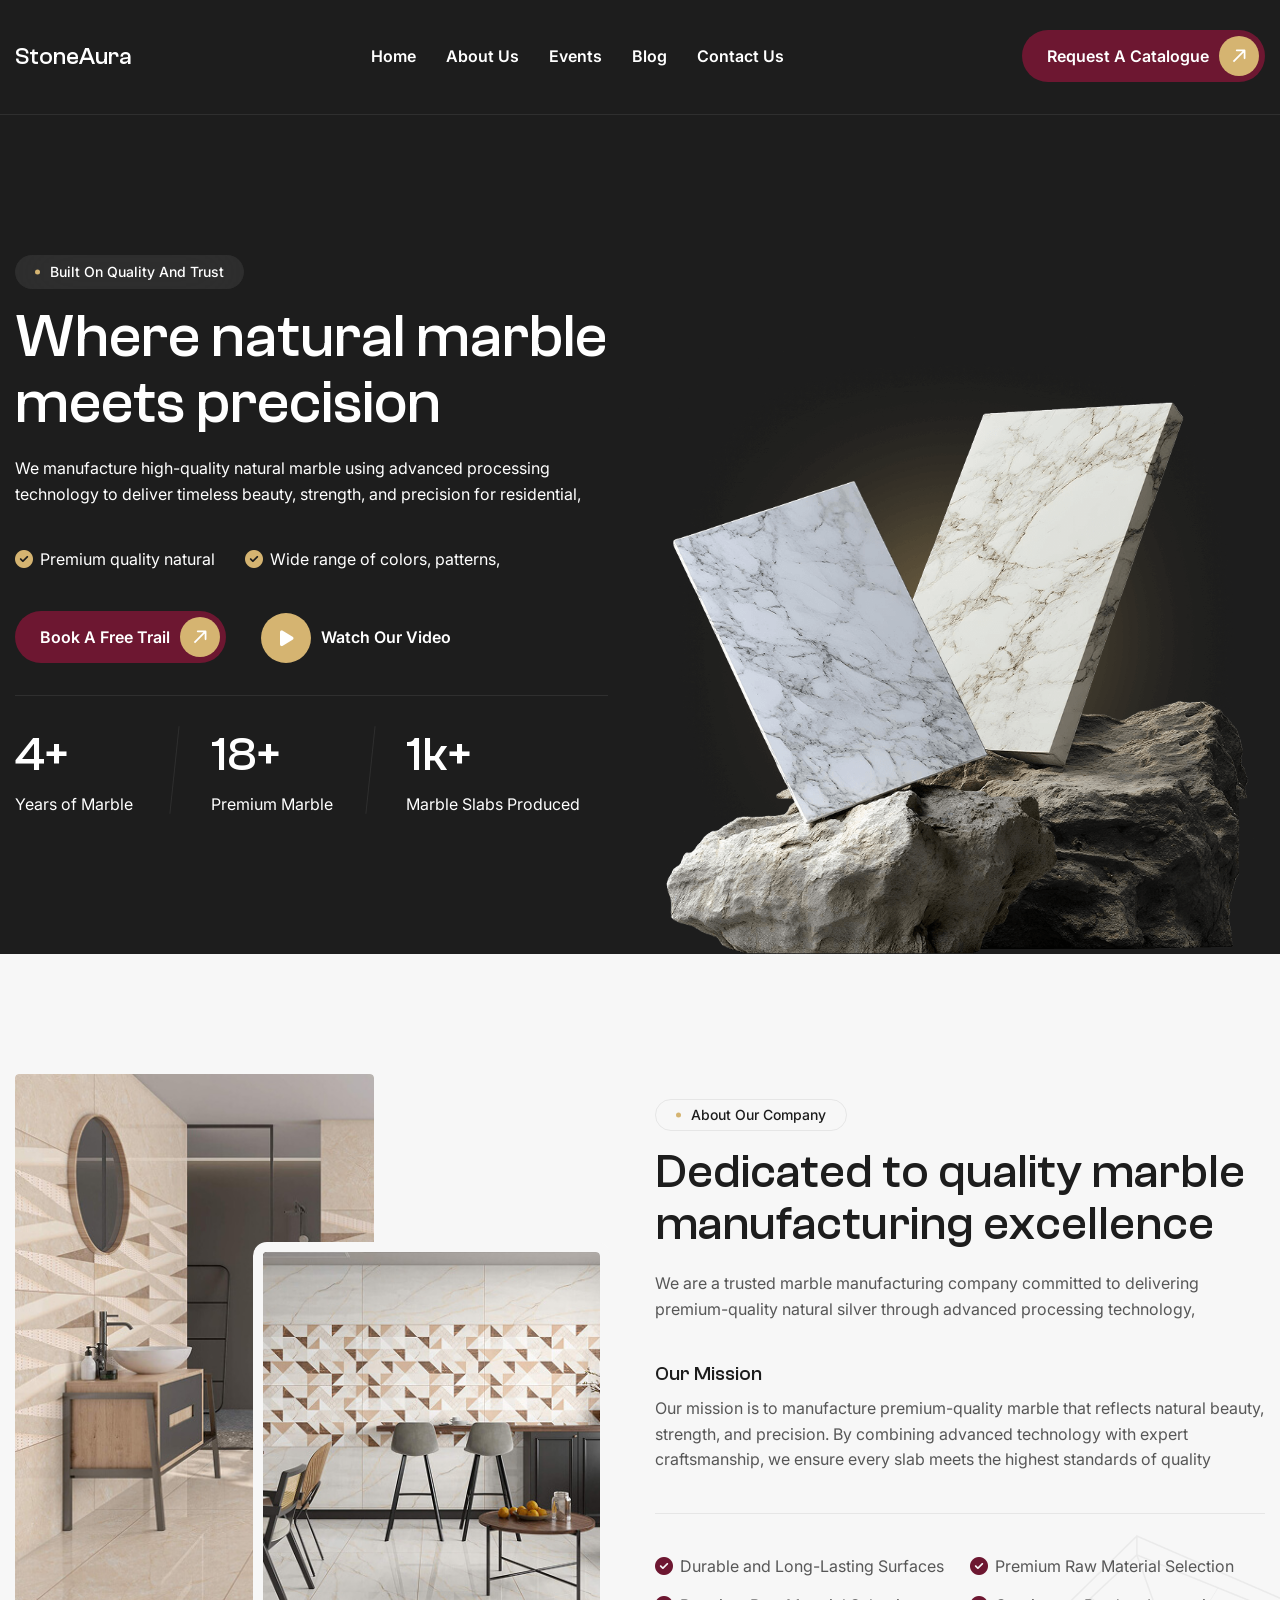
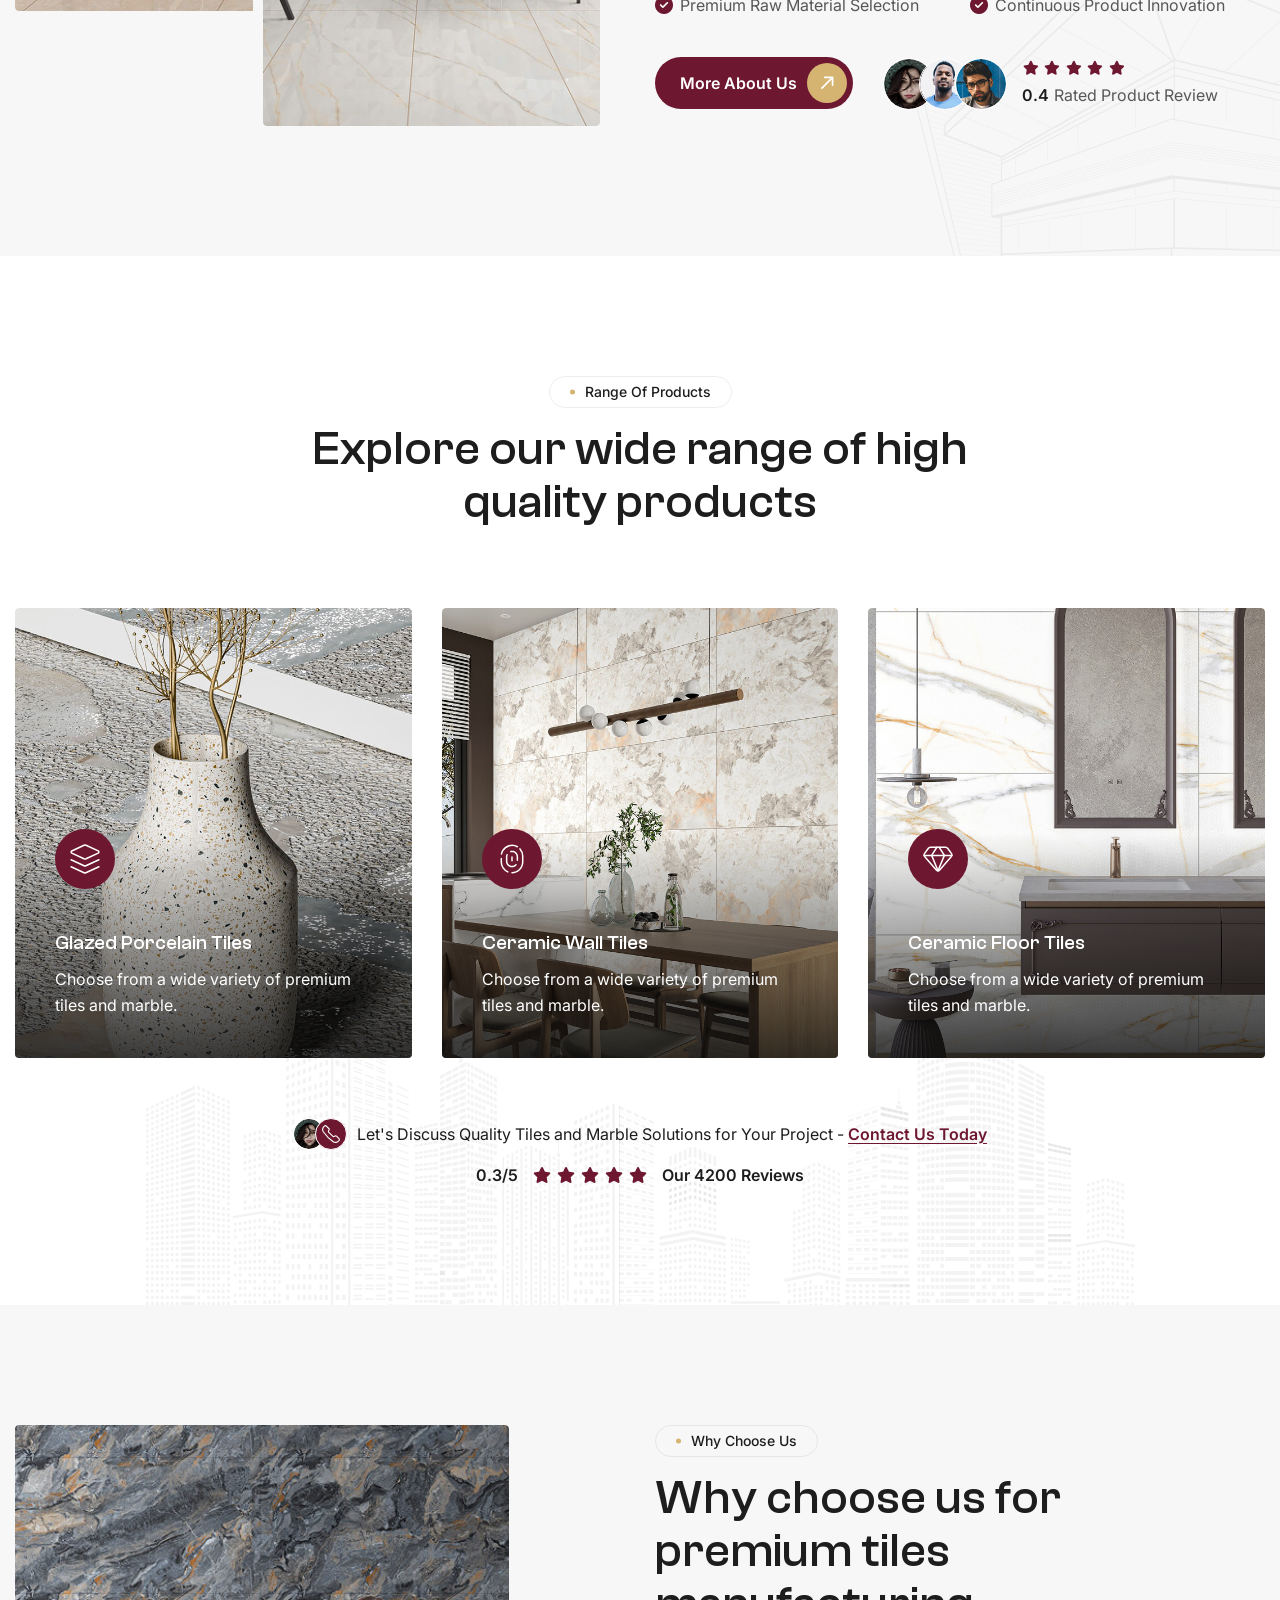
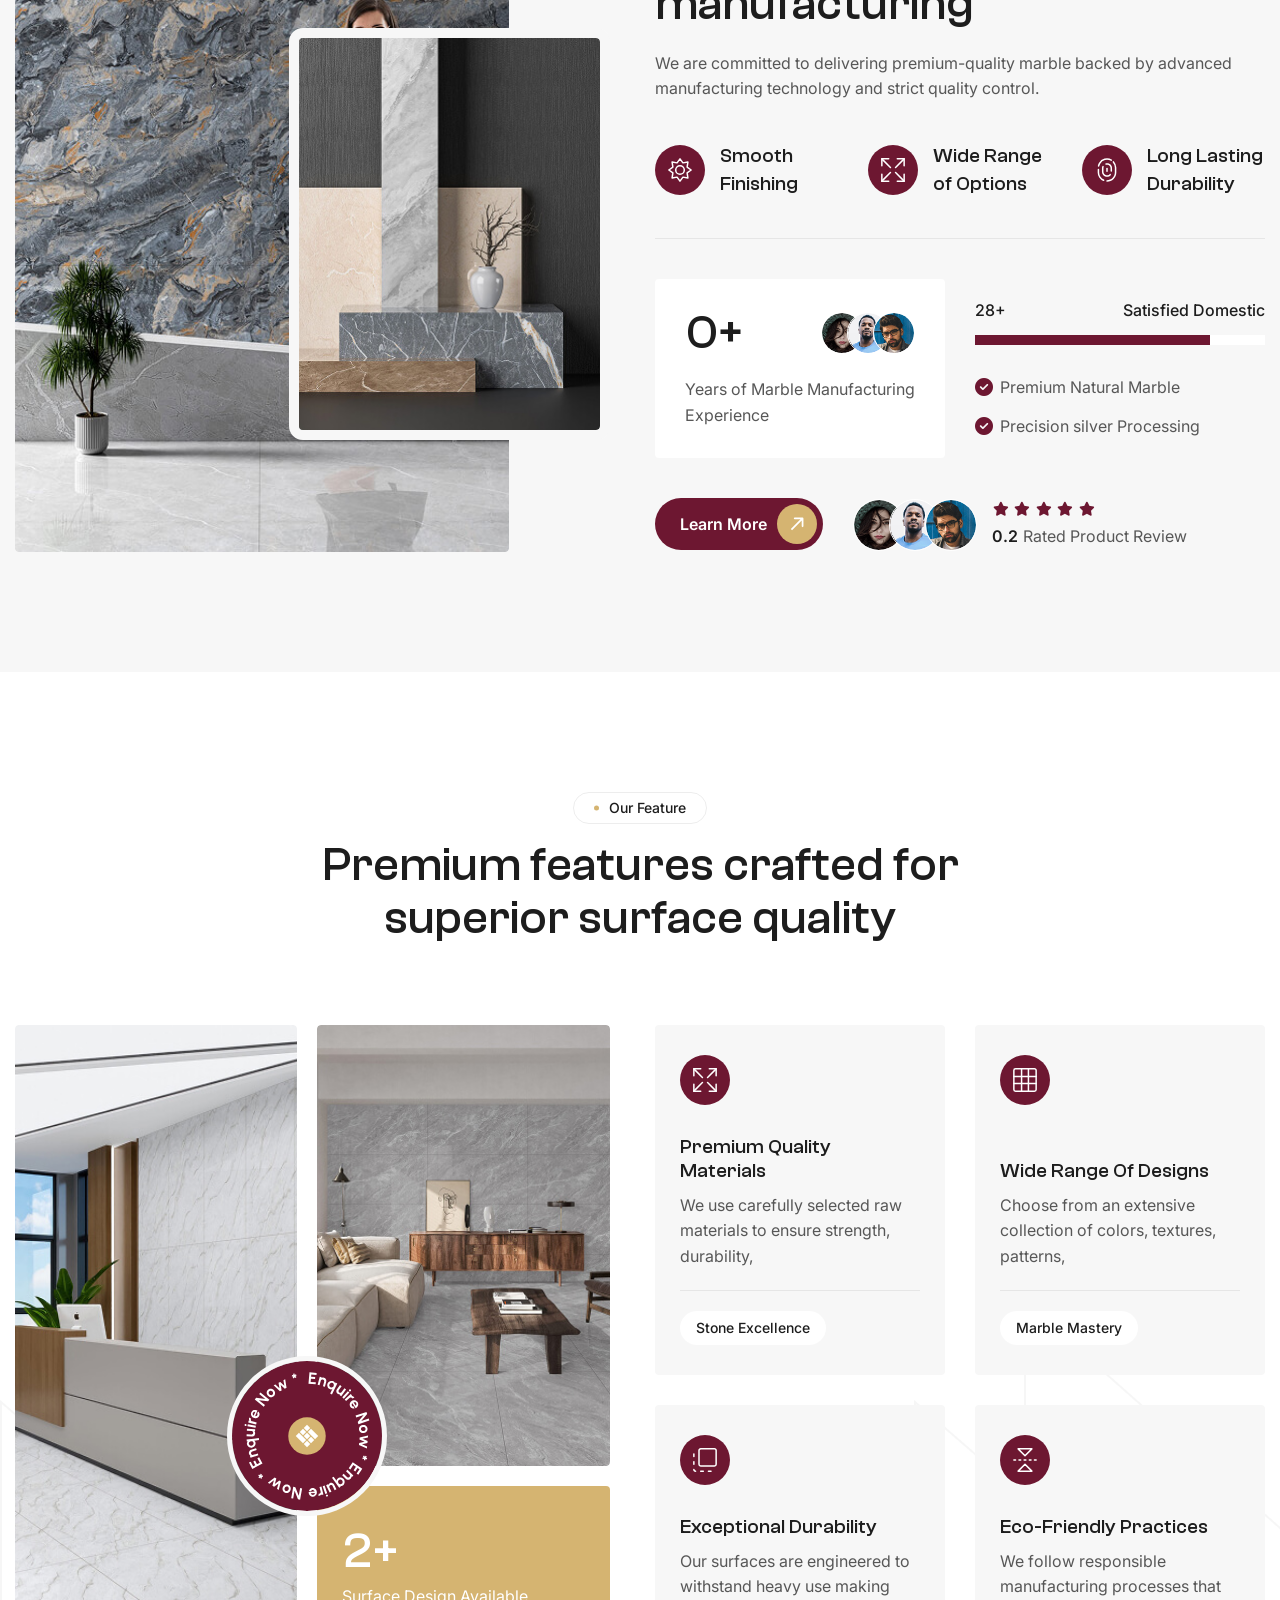
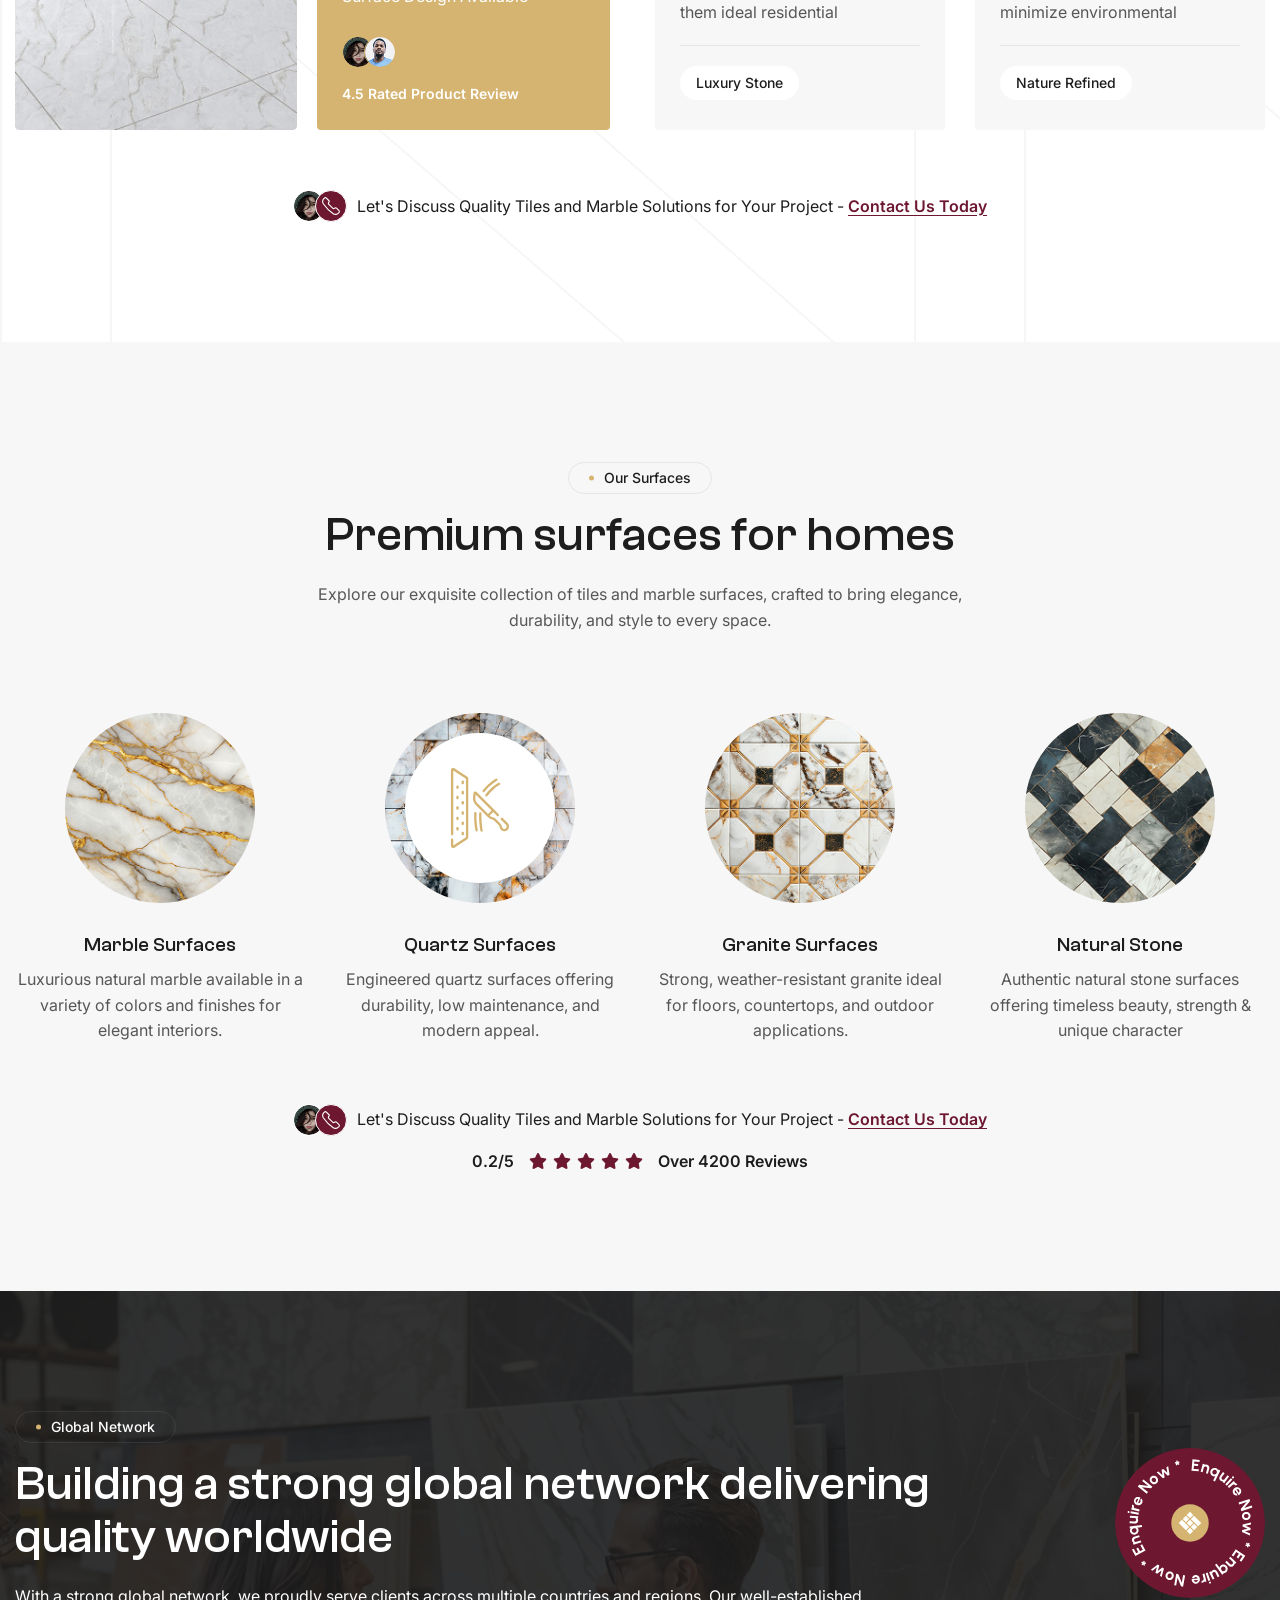
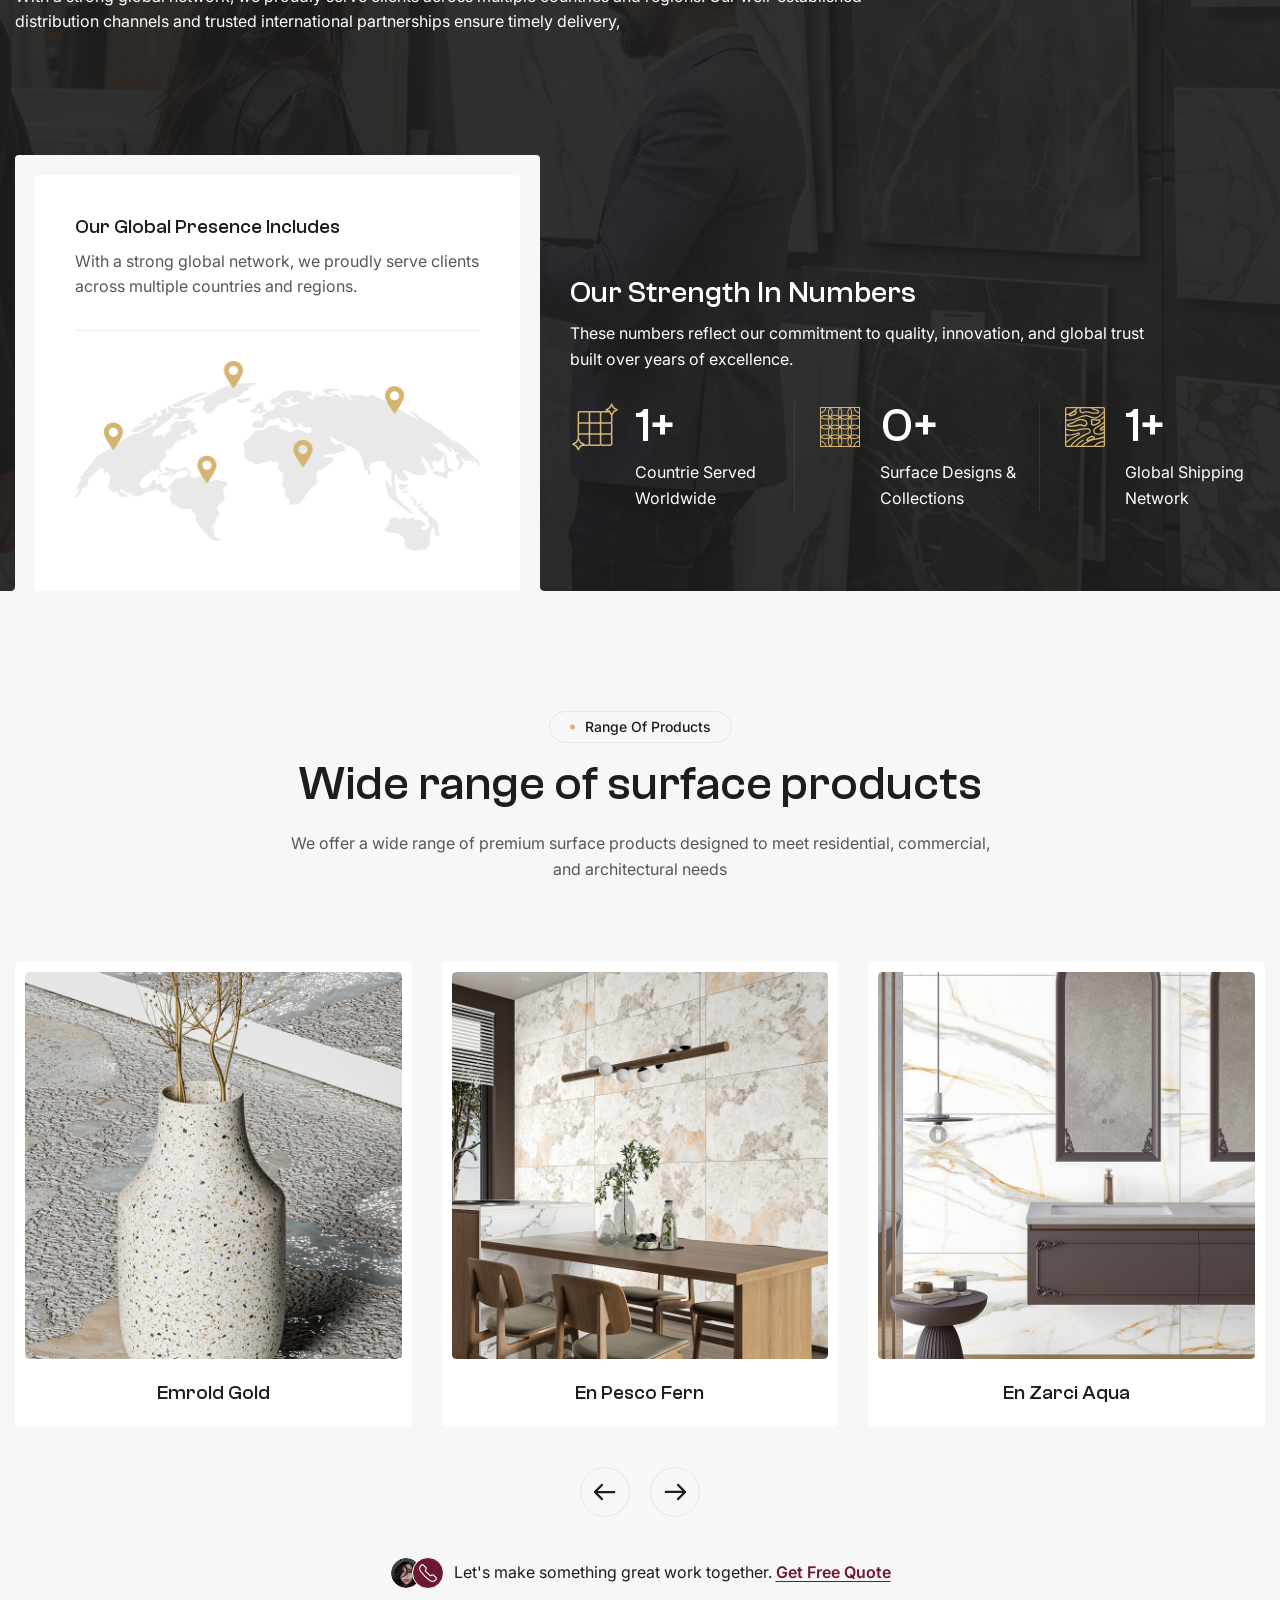
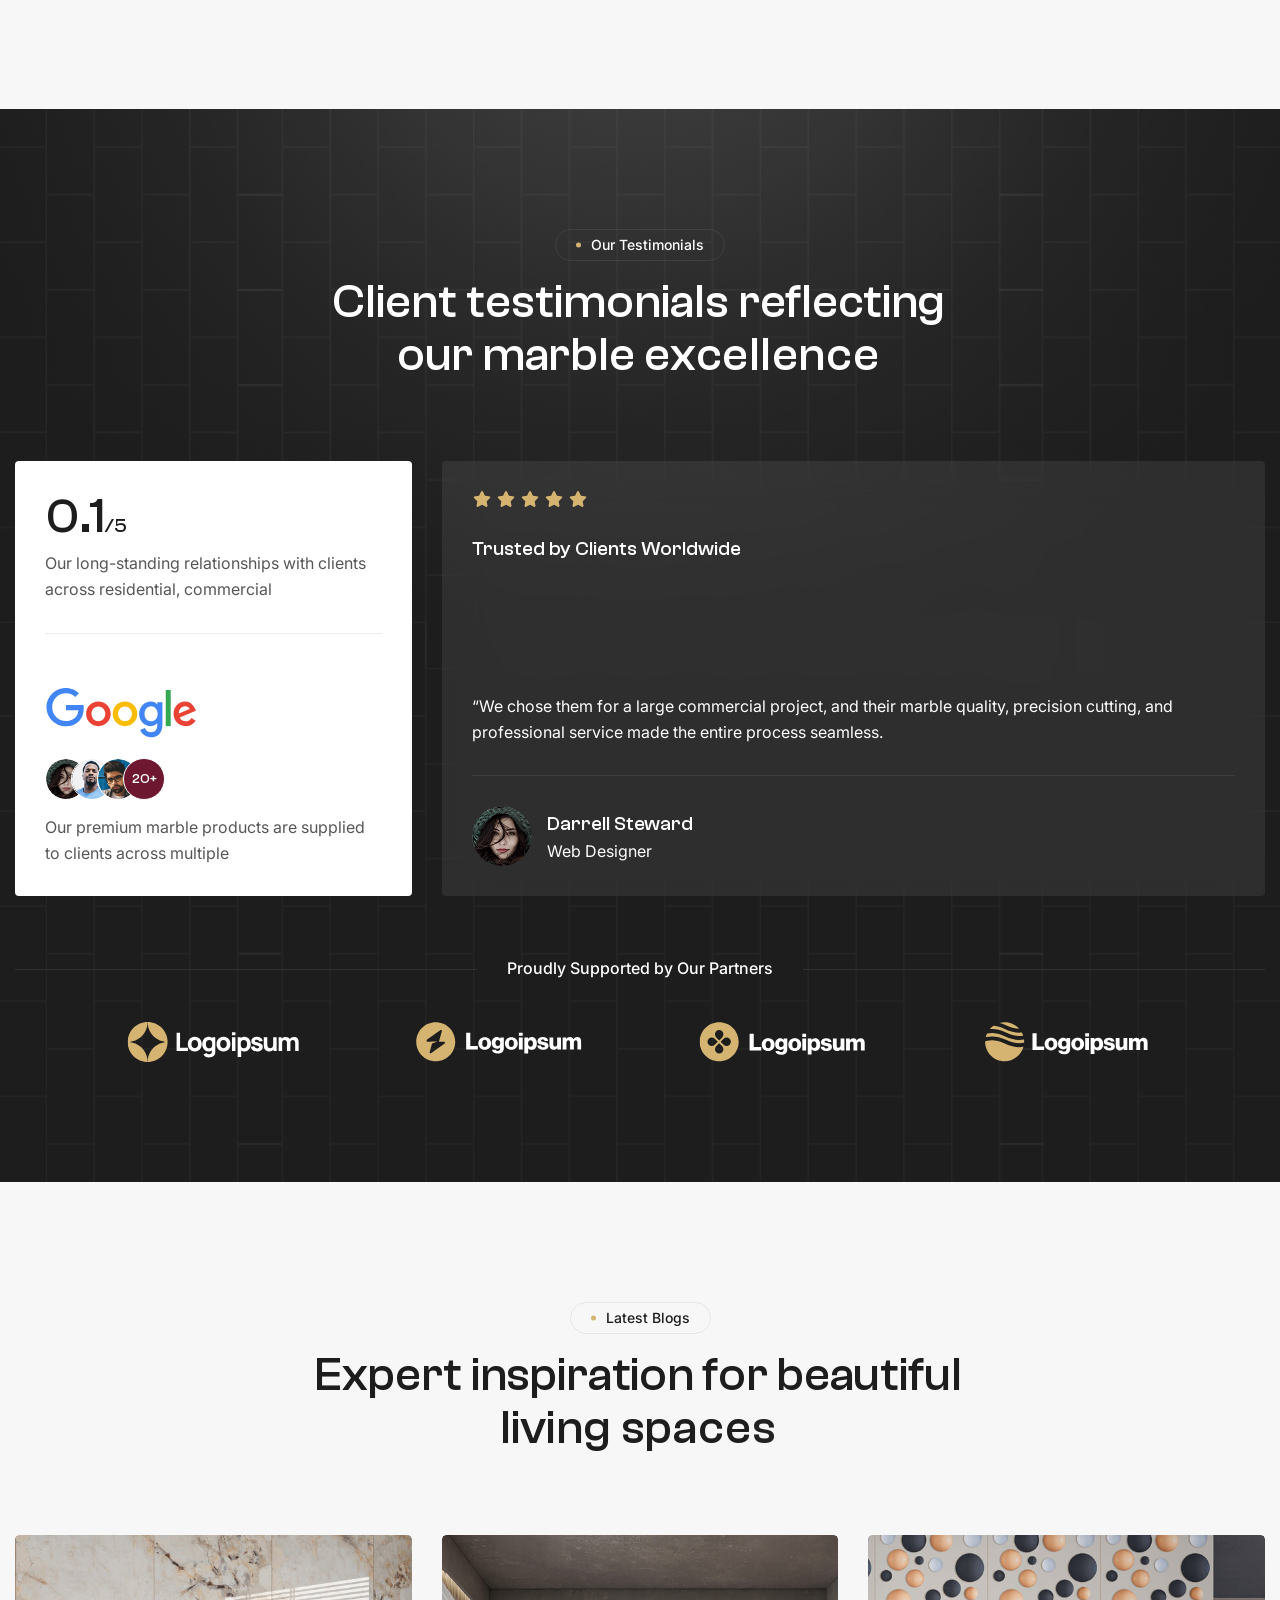
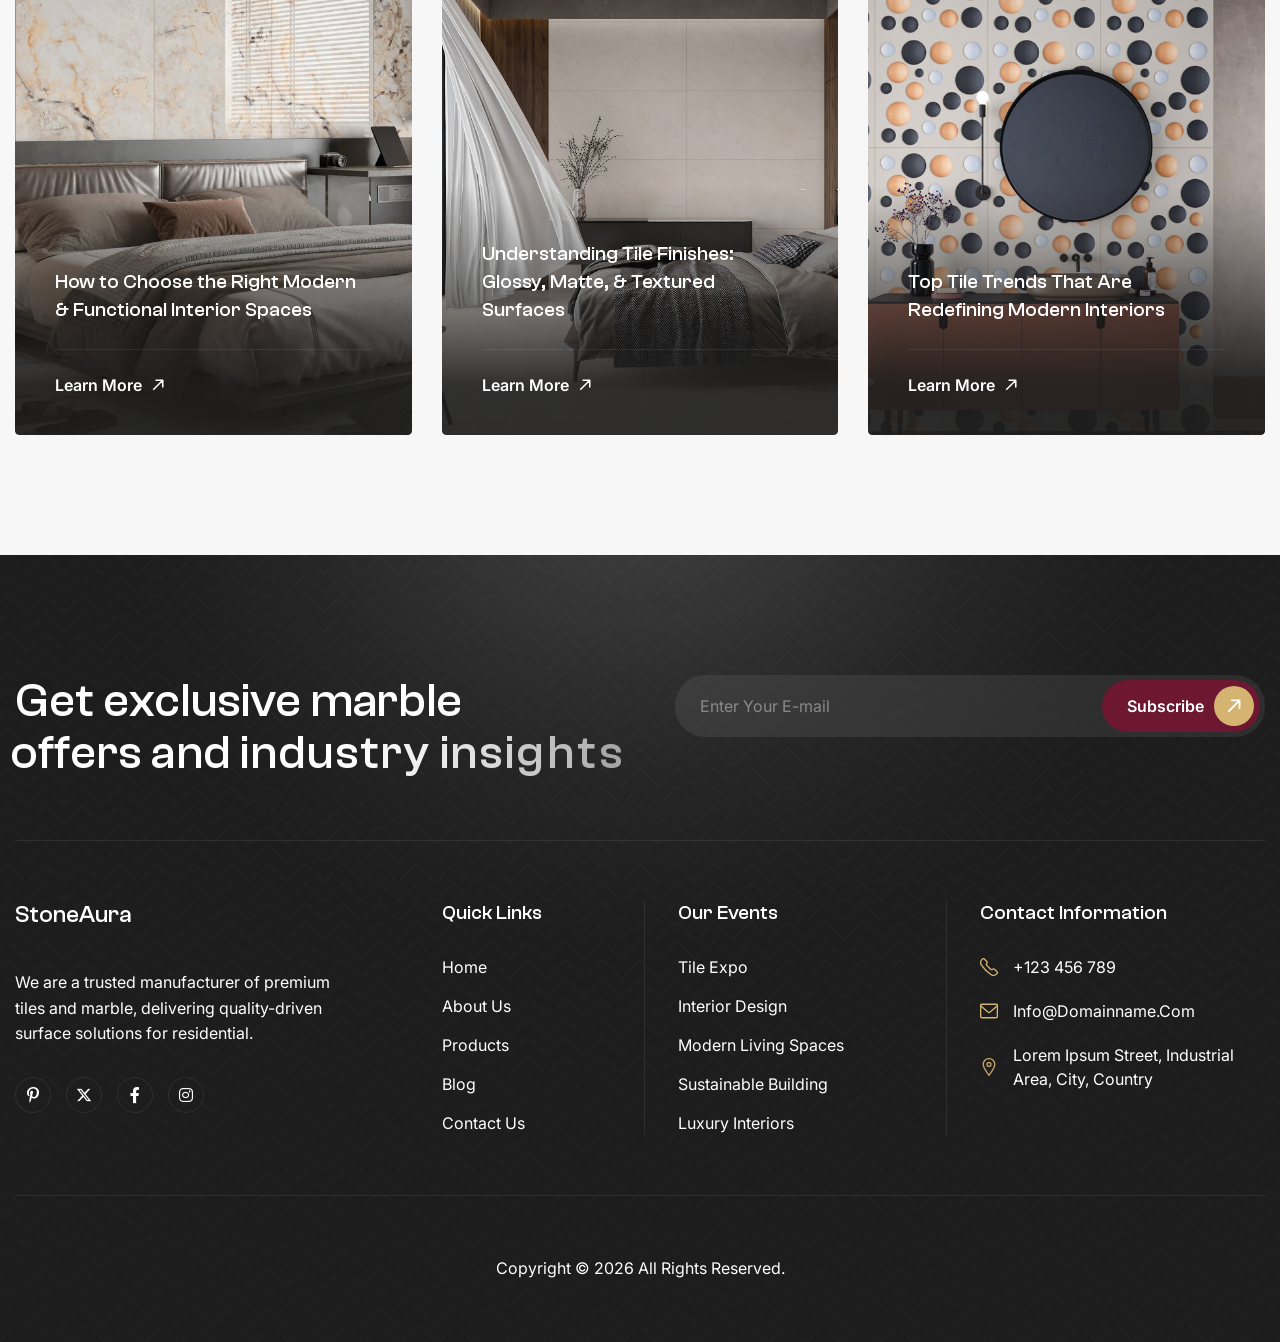
<file: SASP/index.html>
<!DOCTYPE html>
<html lang="zxx">
<head>
	<!-- Meta -->
	<meta charset="utf-8">
	<meta http-equiv="X-UA-Compatible" content="IE=edge">
	<meta name="viewport" content="width=device-width, initial-scale=1.0, maximum-scale=1">
	<meta name="description" content="">
	<meta name="keywords" content="">
	<meta name="author" content="Awaiken">
	<!-- Page Title -->
    <title>StoneAura - Tiles Marble & Flooring  </title>
	<!-- Favicon Icon -->
	<link rel="shortcut icon" type="image/x-icon" href="images/favicon.png">
    <!-- Custom Fonts Css-->
	<link href="css/fonts.css" rel="stylesheet" media="screen">
    <!-- Google Fonts Css-->
    <link rel="preconnect" href="https://fonts.googleapis.com">
    <link rel="preconnect" href="https://fonts.gstatic.com" crossorigin>
    <link href="https://fonts.googleapis.com/css2?family=Inter:ital,opsz,wght@0,14..32,100..900;1,14..32,100..900&display=swap" rel="stylesheet">
	<!-- Bootstrap Css -->
	<link href="css/bootstrap.min.css" rel="stylesheet" media="screen">
	<!-- SlickNav Css -->
	<link href="css/slicknav.min.css" rel="stylesheet">
	<!-- Swiper Css -->
	<link rel="stylesheet" href="css/swiper-bundle.min.css">
	<!-- Font Awesome Icon Css-->
	<link href="css/all.min.css" rel="stylesheet" media="screen">
	<!-- Animated Css -->
	<link href="css/animate.css" rel="stylesheet">
    <!-- Magnific Popup Core Css File -->
	<link rel="stylesheet" href="css/magnific-popup.css">
	<!-- Mouse Cursor Css File -->
	<link rel="stylesheet" href="css/mousecursor.css">
	<!-- Main Custom Css -->
	<link href="css/custom.css" rel="stylesheet" media="screen">
</head>
<body>

    <!-- Preloader Start -->
	<div class="preloader">
		<div class="loading-container">
			<div class="loading"></div>
			<div id="loading-icon"><img src="images/loader.svg" alt=""></div>
		</div>
	</div>
	<!-- Preloader End -->

    <!-- Header Start -->
	<header class="main-header main-header-silver">
		<div class="header-sticky">
			<nav class="navbar navbar-expand-lg">
				<div class="container">
					<!-- Logo Start -->
					<a class="navbar-brand" href="./">
						 <h4 style="color: white;font-size: larger;">StoneAura</h4>
					</a>
					<!-- Logo End -->

                    <!-- Main Menu Start -->
                    <div class="collapse navbar-collapse main-menu">
                        <div class="nav-menu-wrapper">
                            <ul class="navbar-nav mr-auto" id="menu">
                                        <li class="nav-item"><a class="nav-link" href="index.html">Home</a></li>
                                    
                                <li class="nav-item"><a class="nav-link" href="about.html">About Us</a>
                                <li class="nav-item"><a class="nav-link" href="events.html">Events</a></li>
                                <li class="nav-item"><a class="nav-link" href="blog.html">Blog</a></li>
                                <li class="nav-item"><a class="nav-link" href="contact.html">Contact Us</a></li>
                                <li class="nav-item highlighted-menu"><a class="nav-link" href="#">Request a Catalogue</a></li>
                            </ul>
                        </div>
                        
                        <!-- Header Btn Start -->
                        <div class="header-btn">
                            <a href="#" class="btn-default btn-highlighted">Request a Catalogue</a>
                        </div>
                        <!-- Header Btn End -->
                    </div>
					<!-- Main Menu End -->
					<div class="navbar-toggle"></div>
				</div>
			</nav>
			<div class="responsive-menu"></div>
		</div>
	</header>
	<!-- Header End -->

    <!-- Hero Section Start -->
    <div class="hero-silver dark-section">
        <div class="container-fluid">
            <div class="row">
                <div class="col-xl-12">
                    <!-- Hero Box Start -->
                    <div class="hero-box-silver">
                        <!-- Hero Content Start -->
                        <div class="hero-content-silver">
                            <!-- Section Title Start -->
                            <div class="section-title">
                                <span class="section-sub-title wow fadeInUp">Built on Quality and Trust</span>
                                <h1 class="text-anime-style-3" data-cursor="-opaque">Where natural marble meets precision</h1>
                                <p class="wow fadeInUp" data-wow-delay="0.2s">We manufacture high-quality natural marble using advanced processing technology to deliver timeless beauty, strength, and precision for residential,</p>
                            </div>
                            <!-- Section Title End -->
    
                            <!-- Hero Button Start -->
                            <div class="hero-list-silver wow fadeInUp" data-wow-delay="0.4s">
                                <ul>
                                    <li>Premium quality natural</li>
                                    <li>Wide range of colors, patterns,</li>
                                </ul>
                            </div> 
                            <!-- Hero Button Start -->
    
                            <!-- Hero Content Body Start -->
                            <div class="hero-content-body-silver wow fadeInUp" data-wow-delay="0.6s">
                                <!-- Hero Button Start -->
                                <div class="hero-btn-silver">
                                    <a href="contact.html" class="btn-default btn-highlighted">Book A Free Trail</a>
                                </div>
                                <!-- Hero Button End -->
    
                                <!-- Video Play Button Start -->
                                <div class="video-play-button-silver">
                                    <a href="https://www.youtube.com/watch?v=Y-x0efG1seA" class="popup-video bg-effect" data-cursor-text="Play">
                                        <i class="fa-solid fa-play"></i>
                                    </a>
                                    <p>Watch Our Video</p>
                                </div>
                                <!-- Video Play Button End -->
                            </div>   
                            <!-- Hero Content Body End -->
    
                            <!-- Hero Counter Item List Start -->
                            <div class="hero-counter-item-list-silver wow fadeInUp">
                                <!-- Hero Counter Item Start -->
                                <div class="hero-counter-item-silver">
                                    <h2><span class="counter">25</span>+</h2>
                                    <p>Years of Marble</p>
                                </div>
                                <!-- Hero Counter Item End -->
    
                                <!-- Hero Counter Item Start -->
                                <div class="hero-counter-item-silver">
                                    <h2><span class="counter">100</span>+</h2>
                                    <p>Premium Marble</p>
                                </div>
                                <!-- Hero Counter Item End -->
    
                                <!-- Hero Counter Item Start -->
                                <div class="hero-counter-item-silver">
                                    <h2><span class="counter">10</span>k+</h2>
                                    <p>Marble Slabs Produced</p>
                                </div>
                                <!-- Hero Counter Item End -->
                            </div> 
                            <!-- Hero Counter Item List End -->
                        </div>
                        <!-- Hero Content End -->
                        
                        <!-- Hero Image Start -->
                        <div class="hero-image-silver">
                            <figure>
                                <img src="images/hero-image-silver.png" alt="">
                            </figure>
                        </div>
                        <!-- Hero Image End -->
                    </div>
                    <!-- Hero Box End -->
                </div>
            </div>
        </div>
    </div>
    <!-- Hero Section End -->

    <!-- About Us Section Start -->
    <div class="about-us-silver">
        <div class="container">
            <div class="row align-items-center">
                <div class="col-xl-6">
                    <!-- About Us Image Box Start -->
                    <div class="about-us-image-box-silver wow fadeInUp">
                        <!-- About Us Image Box 1 Start -->
                        <div class="about-us-image-box-1-silver">
                            <!-- About Us Image Start -->
                            <div class="about-us-image-silver">
                                <figure class="image-anime">
                                    <img src="images/about-us-image-1-silver.jpg" alt="">
                                </figure>
                            </div>
                            <!-- About Us Image End -->
                        </div>
                        <!-- About Us Image Box 1 End -->

                        <!-- About Us Image Box 2 Start -->
                        <div class="about-us-image-box-2-silver">
                            <!-- About Us Image Start -->
                            <div class="about-us-image-silver">
                                <figure class="image-anime">
                                    <img src="images/about-us-image-2-silver.jpg" alt="">
                                </figure>
                            </div>
                            <!-- About Us Image End -->
                        </div>
                        <!-- About Us Image Box 2 End -->
                    </div>
                    <!-- About Us Image Box End -->
                </div>

                <div class="col-xl-6">
                    <!-- About Us Content Start -->
                    <div class="about-us-content-silver">
                        <!-- Section Title Start -->
                        <div class="section-title">
                            <span class="section-sub-title wow fadeInUp">About Our Company</span>
                            <h2 class="text-anime-style-3" data-cursor="-opaque">Dedicated to quality marble manufacturing excellence</h2>
                            <p class="wow fadeInUp" data-wow-delay="0.2s">We are a trusted marble manufacturing company committed to delivering premium-quality natural silver through advanced processing technology,</p>
                        </div>
                        <!-- Section Title End -->

                        <!-- About Us Item List Start -->
                        <div class="about-us-item-list-silver wow fadeInUp" data-wow-delay="0.4s">
                            <!-- About Us Item Start -->
                            <div class="about-us-item-silver">
                                <h3>Our Mission</h3>
                                <p>Our mission is to manufacture premium-quality marble that reflects natural beauty, strength, and precision. By combining advanced technology with expert craftsmanship, we ensure every slab meets the highest standards of quality </p>
                            </div>
                            <!-- About Us Item End -->
                        </div>
                        <!-- About Us Item List End -->

                        <!-- About Us list Start -->
                        <div class="about-us-list-silver wow fadeInUp" data-wow-delay="0.6s">
                            <ul>
                                <li>Durable and Long-Lasting Surfaces</li>
                                <li>Premium Raw Material Selection</li>
                                <li>Premium Raw Material Selection</li>
                                <li>Continuous Product Innovation</li>
                            </ul>
                        </div>
                        <!-- About Us list End -->

                        <!-- About Us Content Footer Start -->
                        <div class="about-us-content-footer-silver wow fadeInUp" data-wow-delay="0.8s">
                            <!-- About Us Button Start -->
                            <div class="about-us-btn-silver">
                                <a href="about.html" class="btn-default">More About Us</a>
                            </div>
                            <!-- About Us Button End -->

                            <!-- About Us Client Box Start -->
                            <div class="about-us-client-box-silver">
                                <!-- Satisfy Client Images Start -->
                                <div class="satisfy-client-images">
                                    <div class="satisfy-client-image">
                                        <figure class="image-anime">
                                            <img src="images/author-1.jpg" alt="">
                                        </figure>
                                    </div>
                                    <div class="satisfy-client-image">
                                        <figure class="image-anime">
                                            <img src="images/author-2.jpg" alt="">
                                        </figure>
                                    </div>
                                    <div class="satisfy-client-image">
                                        <figure class="image-anime">
                                            <img src="images/author-3.jpg" alt="">
                                        </figure>
                                    </div>
                                </div>
                                <!-- Satisfy Client Images End -->

                                <!-- About Us Client Body Start -->
                                <div class="about-us-client-body-silver">
                                    <div class="about-us-client-review-silver">
                                        <i class="fa fa-solid fa-star"></i>
                                        <i class="fa fa-solid fa-star"></i>
                                        <i class="fa fa-solid fa-star"></i>
                                        <i class="fa fa-solid fa-star"></i>
                                        <i class="fa fa-solid fa-star"></i>
                                    </div>
                                    <div class="about-us-client-content-silver">
                                        <p><span class="counter">4.5</span>Rated Product Review</p>
                                    </div>
                                </div>
                                <!-- About Us Client Body End -->
                            </div>
                            <!-- About Us Client Box End -->
                        </div>
                        <!-- About Us Content Footer End -->
                    </div>
                    <!-- About Us Content End -->
                </div>
            </div>
        </div>
    </div>
    <!-- About Us Section End -->

    <!-- Our Products Section Start -->
    <div class="our-products-silver">
        <div class="container">
            <div class="row section-row">
                <div class="col-lg-12">
                    <!-- Section Title Start -->
                    <div class="section-title section-title-center">
                        <span class="section-sub-title wow fadeInUp">Range of Products</span>
                        <h2 class="text-anime-style-3" data-cursor="-opaque">Explore our wide range of high quality products</h2>
                    </div>
                    <!-- Section Title End -->
                </div>
            </div>

            <div class="row">
                <div class="col-xl-4 col-md-6">
                    <!-- Product Box Start -->
                    <div class="product-box-silver wow fadeInUp">
                        <div class="product-box-image-silver">
                            <a href="products.html" data-cursor-text="View">
                                <figure>
                                    <img src="images/product-image-1.jpg" alt="">
                                </figure>
                            </a>
                        </div>
                        <div class="product-box-body-silver">
                            <div class="icon-box">
                                <img src="images/icon-product-box-1-silver.svg" alt="">
                            </div>
                            <div class="product-box-content-silver">
                                <h2><a href="products.html">Glazed Porcelain Tiles</a></h2>
                                <p>Choose from a wide variety of premium tiles and marble.</p>
                            </div>
                        </div>
                    </div>
                    <!-- Product Box End -->
                </div>

                <div class="col-xl-4 col-md-6">
                    <!-- Product Box Start -->
                    <div class="product-box-silver wow fadeInUp" data-wow-delay="0.2s">
                        <div class="product-box-image-silver">
                            <a href="products.html" data-cursor-text="View">
                                <figure>
                                    <img src="images/product-image-2.jpg" alt="">
                                </figure>
                            </a>
                        </div>
                        <div class="product-box-body-silver">
                            <div class="icon-box">
                                <img src="images/icon-product-box-2-silver.svg" alt="">
                            </div>
                            <div class="product-box-content-silver">
                                <h2><a href="products.html">Ceramic Wall Tiles</a></h2>
                                <p>Choose from a wide variety of premium tiles and marble.</p>
                            </div>
                        </div>
                    </div>
                    <!-- Product Box End -->
                </div>

                <div class="col-xl-4 col-md-6">
                    <!-- Product Box Start -->
                    <div class="product-box-silver wow fadeInUp" data-wow-delay="0.4s">
                        <div class="product-box-image-silver">
                            <a href="products.html" data-cursor-text="View">
                                <figure>
                                    <img src="images/product-image-3.jpg" alt="">
                                </figure>
                            </a>
                        </div>
                        <div class="product-box-body-silver">
                            <div class="icon-box">
                                <img src="images/icon-product-box-3-silver.svg" alt="">
                            </div>
                            <div class="product-box-content-silver">
                                <h2><a href="products.html">Ceramic Floor Tiles</a></h2>
                                <p>Choose from a wide variety of premium tiles and marble.</p>
                            </div>
                        </div>
                    </div>
                    <!-- Product Box End -->
                </div>

                <div class="col-lg-12">
                    <!-- Section Footer Text Start -->
                    <div class="section-footer-text section-satisfy-img wow fadeInUp">
                        <!-- Satisfy Client Images Start -->
                        <div class="satisfy-client-images">
                            <div class="satisfy-client-image">
                                <figure class="image-anime">
                                    <img src="images/author-1.jpg" alt="">
                                </figure>
                            </div>
                            <div class="satisfy-client-image add-more">
                                <img src="images/icon-phone-white.svg" alt="">
                            </div>
                        </div>
                        <!-- Satisfy Client Images End -->
                        <p>Let's Discuss Quality Tiles and Marble Solutions for Your Project - <a href="contact.html">Contact Us Today</a></p>
                        <ul>
                            <li><span class="counter">4.9</span>/5</li>
                            <li>
                                <i class="fa-solid fa-star"></i>
                                <i class="fa-solid fa-star"></i>
                                <i class="fa-solid fa-star"></i>
                                <i class="fa-solid fa-star"></i>
                                <i class="fa-solid fa-star"></i>
                            </li>
                            <li>Our 4200 Reviews</li>
                        </ul>
                    </div>
                    <!-- Section Footer Text End -->
                </div>
            </div>
        </div>
    </div>
    <!-- Our Products Section End -->

    <!-- Why Choose Us Section Start -->
    <div class="why-choose-us-silver">
        <div class="container">
            <div class="row">
                <div class="col-xl-6">
                    <!-- Why Choose Us Image Box Start -->
                    <div class="why-choose-us-image-box-silver wow fadeInUp">
                        <!-- Why Choose Image Box 1 Start -->
                        <div class="why-choose-image-box-1-silver">
                            <!-- Why Choose Image Start -->
                            <div class="why-choose-image-silver">
                                <figure class="image-anime">
                                    <img src="images/why-choose-us-image-1-silver.jpg" alt="">
                                </figure>
                            </div>
                            <!-- Why Choose Image End -->
                        </div>
                        <!-- Why Choose Image Box 1 End -->

                        <!-- Why Choose Image Box 2 Start -->
                        <div class="why-choose-image-box-2-silver">
                            <!-- Why Choose Image Start -->
                            <div class="why-choose-image-silver">
                                <figure class="image-anime">
                                    <img src="images/why-choose-us-image-2-silver.jpg" alt="">
                                </figure>
                            </div>
                            <!-- Why Choose Image End -->
                        </div>
                        <!-- Why Choose Image Box 2 End -->
                    </div>
                    <!-- Why Choose Us Image Box End -->
                </div>

                <div class="col-xl-6">
                    <!-- Why Choose Us Content Start -->
                    <div class="why-choose-us-content-silver">
                        <!-- Section Title Start -->
                        <div class="section-title">
                            <span class="section-sub-title wow fadeInUp">Why Choose Us</span>
                            <h2 class="text-anime-style-3" data-cursor="-opaque">Why choose us for premium tiles manufacturing</h2>
                            <p class="wow fadeInUp" data-wow-delay="0.2s">We are committed to delivering premium-quality marble backed by advanced manufacturing technology and strict quality control.</p>
                        </div>
                        <!-- Section Title End -->

                        <!-- Why Choose Item List Start -->
                        <div class="why-choose-item-list-silver wow fadeInUp" data-wow-delay="0.4s">
                            <!-- Why Choose Item Start -->
                            <div class="why-choose-item-silver">
                                <div class="icon-box">
                                    <img src="images/icon-why-choose-us-item-1-silver.svg" alt="">
                                </div>
                                <div class="why-choose-item-content-silver">
                                    <h3>Smooth Finishing</h3>
                                </div>
                            </div>
                            <!-- Why Choose Item End -->

                            <!-- Why Choose Item Start -->
                            <div class="why-choose-item-silver">
                                <div class="icon-box">
                                    <img src="images/icon-why-choose-us-item-2-silver.svg" alt="">
                                </div>
                                <div class="why-choose-item-content-silver">
                                    <h3>Wide Range of Options</h3>
                                </div>
                            </div>
                            <!-- Why Choose Item End -->

                            <!-- Why Choose Item Start -->
                            <div class="why-choose-item-silver">
                                <div class="icon-box">
                                    <img src="images/icon-why-choose-us-item-3-silver.svg" alt="">
                                </div>
                                <div class="why-choose-item-content-silver">
                                    <h3>Long Lasting Durability</h3>
                                </div>
                            </div>
                            <!-- Why Choose Item End -->
                        </div>
                        <!-- Why Choose Item List End -->

                        <!-- Why Choose Body Start -->
                        <div class="why-choose-body-silver wow fadeInUp" data-wow-delay="0.6s">
                            <!-- Why Choose Experience Box Start -->
                            <div class="why-choose-experience-box-silver">
                                <!-- Why Choose Experience Header Start -->
                                <div class="why-choose-experience-header-silver">
                                    <!-- Why Choose Experience Counter Start -->
                                    <div class="why-choose-experience-counter-silver">
                                        <h2><span class="counter">15</span>+</h2>
                                    </div>
                                    <!-- Why Choose Experience Counter End -->

                                    <!-- Satisfy Client Images Start -->
                                    <div class="satisfy-client-images">
                                        <div class="satisfy-client-image">
                                            <figure class="image-anime">
                                                <img src="images/author-1.jpg" alt="">
                                            </figure>
                                        </div>
                                        <div class="satisfy-client-image">
                                            <figure class="image-anime">
                                                <img src="images/author-2.jpg" alt="">
                                            </figure>
                                        </div>
                                        <div class="satisfy-client-image">
                                            <figure class="image-anime">
                                                <img src="images/author-3.jpg" alt="">
                                            </figure>
                                        </div>
                                    </div>
                                    <!-- Satisfy Client Images End -->
                                </div>
                                <!-- Why Choose Experience Header End -->

                                <!-- Why Choose Experience Content Start -->
                                <div class="why-choose-experience-content-silver">
                                    <p>Years of Marble Manufacturing Experience</p>
                                </div>
                                <!-- Why Choose Experience Content End -->
                            </div>
                            <!-- Why Choose Experience Box End -->

                            <!-- Why Choose Body Content Start -->
                            <div class="why-choose-body-content-silver">
                                <!-- Skills Progress Bar Start -->
                                <div class="skills-progress-bar">
                                    <!-- Skill Item Start -->
                                    <div class="skillbar" data-percent="81%">
                                        <div class="skill-data">
                                            <div class="skill-no"><span class="counter">500</span>+</div>
                                            <div class="skill-title">Satisfied Domestic</div>
                                        </div>
                                        <div class="skill-progress">
                                            <div class="count-bar"></div>
                                        </div>
                                    </div>
                                    <!-- Skill Item End -->
                                </div>
                                <!-- Skills Progress Bar End -->

                                <!-- Why Choose Body List Start -->
                                <div class="why-choose-body-list-silver">
                                    <ul>
                                        <li>Premium Natural Marble</li>
                                        <li>Precision silver Processing</li>
                                    </ul>
                                </div>
                                <!-- Why Choose Body List End -->
                            </div>
                            <!-- Why Choose Body Content End -->
                        </div>
                        <!-- Why Choose Body End -->

                        <!-- Why Choose Content Footer Start -->
                        <div class="why-choose-content-footer-silver wow fadeInUp" data-wow-delay="0.8s">
                            <!-- Why Choose Button Start -->
                            <div class="why-choose-btn-silver">
                                <a href="contact.html" class="btn-default">Learn More</a>
                            </div>
                            <!-- Why Choose Button End -->

                            <!-- About Us Client Box Start -->
                            <div class="about-us-client-box-silver">
                                <!-- Satisfy Client Images Start -->
                                <div class="satisfy-client-images">
                                    <div class="satisfy-client-image">
                                        <figure class="image-anime">
                                            <img src="images/author-1.jpg" alt="">
                                        </figure>
                                    </div>
                                    <div class="satisfy-client-image">
                                        <figure class="image-anime">
                                            <img src="images/author-2.jpg" alt="">
                                        </figure>
                                    </div>
                                    <div class="satisfy-client-image">
                                        <figure class="image-anime">
                                            <img src="images/author-3.jpg" alt="">
                                        </figure>
                                    </div>
                                </div>
                                <!-- Satisfy Client Images End -->

                                <!-- About Us Client Body Start -->
                                <div class="about-us-client-body-silver">
                                    <div class="about-us-client-review-silver">
                                        <i class="fa fa-solid fa-star"></i>
                                        <i class="fa fa-solid fa-star"></i>
                                        <i class="fa fa-solid fa-star"></i>
                                        <i class="fa fa-solid fa-star"></i>
                                        <i class="fa fa-solid fa-star"></i>
                                    </div>
                                    <div class="about-us-client-content-silver">
                                        <p><span class="counter">4.5</span>Rated Product Review</p>
                                    </div>
                                </div>
                                <!-- About Us Client Body End -->
                            </div>
                            <!-- About Us Client Box End -->
                        </div>
                        <!-- Why Choose Content Footer End -->
                    </div>
                    <!-- Why Choose Us Content End -->
                </div>
            </div>
        </div>
    </div>
    <!-- Why Choose Us Section End -->

    <!-- Our Features Section Start -->
    <div class="our-features-silver">
        <div class="container">
            <div class="row section-row">
                <div class="col-lg-12">
                    <!-- Section Title Start -->
                    <div class="section-title section-title-center">
                        <span class="section-sub-title wow fadeInUp">Our Feature </span>
                        <h2 class="text-anime-style-3" data-cursor="-opaque">Premium features crafted for superior surface quality</h2>
                    </div>
                    <!-- Section Title End -->
                </div>
            </div>

            <div class="row">
                <div class="col-xl-6">
                    <!-- Feature Image Box Start -->
                    <div class="feature-image-box-silver wow fadeInUp">
                        <!-- Feature Image Box 1 Start -->
                        <div class="feature-image-box-1-silver">
                            <!-- Feature Image Start -->
                            <div class="feature-image-silver">
                                <figure class="image-anime">
                                    <img src="images/feature-image-1-silver.jpg" alt="">
                                </figure>
                            </div>
                            <!-- Feature Image End -->
                        </div>
                        <!-- Feature Image Box 1 End -->

                        <!-- Feature Image Box 2 Start -->
                        <div class="feature-image-box-2-silver">
                            <!-- Feature Image Start -->
                            <div class="feature-image-silver">
                                <figure class="image-anime">
                                    <img src="images/feature-image-2-silver.jpg" alt="">
                                </figure>

                                <!-- Enquire Now Circle Start -->
                                <div class="enquire-now-circle-silver">
                                    <a href="contact.html">
                                        <img src="images/enquire-now-circle.svg" alt="">
                                    </a>
                                </div>
                                <!-- Enquire Now Circle End -->
                            </div>
                            <!-- Feature Image End -->

                            <!-- Feature CTA Box Start -->
                            <div class="feature-cta-box-silver">
                                <!-- Feature CTA Counter Box Start -->
                                <div class="feature-cta-counter-box-silver">
                                    <h2><span class="counter">50</span>+</h2>
                                    <p>Surface Design Available</p>
                                </div>
                                <!-- Feature CTA Counter Box End -->

                                <!-- Feature CTA Client Box Start -->
                                <div class="feature-cta-client-box-silver">
                                    <!-- Satisfy Client Images Start -->
                                    <div class="satisfy-client-images">
                                        <div class="satisfy-client-image">
                                            <figure class="image-anime">
                                                <img src="images/author-1.jpg" alt="">
                                            </figure>
                                        </div>
                                        <div class="satisfy-client-image">
                                            <figure class="image-anime">
                                                <img src="images/author-2.jpg" alt="">
                                            </figure>
                                        </div>
                                    </div>
                                    <!-- Satisfy Client Images End -->

                                    <!-- Satisfy Client Content Start -->
                                    <div class="satisfy-client-content-silver">
                                        <p>4.5 Rated Product Review</p>
                                    </div>
                                    <!-- Satisfy Client Content End -->
                                </div>
                                <!-- Feature CTA Client Box End -->
                            </div>
                            <!-- Feature CTA Box End -->
                        </div>
                        <!-- Feature Image Box 2 End -->
                    </div>
                    <!-- Feature Image Box End -->
                </div>

                <div class="col-xl-6">
                    <!-- Feature Item List Start -->
                    <div class="feature-item-list-silver">
                        <!-- Feature Item Start -->
                        <div class="feature-item-silver wow fadeInUp">
                            <div class="icon-box">
                                <img src="images/icon-feature-item-1-silver.svg" alt="">
                            </div>
                            <div class="feature-item-content-silver">
                                <h3>Premium Quality Materials</h3>
                                <p>We use carefully selected raw materials to ensure strength, durability,</p>
                                <ul>
                                    <li>Stone Excellence</li>
                                </ul>
                            </div>
                        </div>
                        <!-- Feature Item End -->

                        <!-- Feature Item Start -->
                        <div class="feature-item-silver wow fadeInUp" data-wow-delay="0.2s">
                            <div class="icon-box">
                                <img src="images/icon-feature-item-2-silver.svg" alt="">
                            </div>
                            <div class="feature-item-content-silver">
                                <h3>Wide Range Of Designs</h3>
                                <p>Choose from an extensive collection of colors, textures, patterns,</p>
                                <ul>
                                    <li>Marble Mastery</li>
                                </ul>
                            </div>
                        </div>
                        <!-- Feature Item End -->

                        <!-- Feature Item Start -->
                        <div class="feature-item-silver wow fadeInUp" data-wow-delay="0.4s">
                            <div class="icon-box">
                                <img src="images/icon-feature-item-3-silver.svg" alt="">
                            </div>
                            <div class="feature-item-content-silver">
                                <h3>Exceptional Durability</h3>
                                <p>Our surfaces are engineered to withstand heavy use making them ideal residential</p>
                                <ul>
                                    <li>Luxury Stone</li>
                                </ul>
                            </div>
                        </div>
                        <!-- Feature Item End -->

                        <!-- Feature Item Start -->
                        <div class="feature-item-silver wow fadeInUp" data-wow-delay="0.6s">
                            <div class="icon-box">
                                <img src="images/icon-feature-item-4-silver.svg" alt="">
                            </div>
                            <div class="feature-item-content-silver">
                                <h3>Eco-Friendly Practices</h3>
                                <p>We follow responsible manufacturing processes that minimize environmental</p>
                                <ul>
                                    <li>Nature Refined</li>
                                </ul>
                            </div>
                        </div>
                        <!-- Feature Item End -->
                    </div>
                    <!-- Feature Item List End -->
                </div>

                <div class="col-lg-12">
                    <!-- Section Footer Text Start -->
                    <div class="section-footer-text section-satisfy-img wow fadeInUp" data-wow-delay="0.8s">
                        <!-- Satisfy Client Images Start -->
                        <div class="satisfy-client-images">
                            <div class="satisfy-client-image">
                                <figure class="image-anime">
                                    <img src="images/author-1.jpg" alt="">
                                </figure>
                            </div>
                            <div class="satisfy-client-image add-more">
                                <img src="images/icon-phone-white.svg" alt="">
                            </div>
                        </div>
                        <!-- Satisfy Client Images End -->
                        <p>Let's Discuss Quality Tiles and Marble Solutions for Your Project - <a href="contact.html">Contact Us Today</a></p>
                    </div>
                    <!-- Section Footer Text End -->
                </div>
            </div>
        </div>
    </div>
    <!-- Our Features Section End -->

    <!-- Our Surface Section Start -->
    <div class="our-surface-silver">
        <div class="container">
            <div class="row section-row">
                <div class="col-lg-12">
                    <!-- Section Title Start -->
                    <div class="section-title section-title-center">
                        <span class="section-sub-title wow fadeInUp">Our Surfaces</span>
                        <h2 class="text-anime-style-3" data-cursor="-opaque">Premium surfaces for homes</h2>
                        <p class="wow fadeInUp" data-wow-delay="0.2s">Explore our exquisite collection of tiles and marble surfaces, crafted to bring elegance, durability, and style to every space.</p>
                    </div>
                    <!-- Section Title End -->
                </div>
            </div>

            <div class="row surface-item-list-silver">
                <div class="col-xl-3 col-md-6">
                    <!-- Surface Item Start -->
                    <div class="surface-item-silver wow fadeInUp">
                        <div class="surface-item-image-silver">
                            <figure>
                                <img src="images/our-surface-img-1-silver.jpg" alt="">
                            </figure>
                            <div class="icon-box">
                                <img src="images/icon-our-surface-1-silver.svg" alt="">
                            </div>
                        </div>
                        <div class="surface-item-content-silver">
                            <h3>Marble Surfaces</h3>
                            <p>Luxurious natural marble available in a variety of colors and finishes for elegant interiors.</p>
                        </div>
                    </div>
                    <!-- Surface Item End -->
                </div>

                <div class="col-xl-3 col-md-6">
                    <!-- Surface Item Start -->
                    <div class="surface-item-silver active wow fadeInUp" data-wow-delay="0.2s">
                        <div class="surface-item-image-silver">
                            <figure>
                                <img src="images/our-surface-img-2-silver.jpg" alt="">
                            </figure>
                            <div class="icon-box">
                                <img src="images/icon-our-surface-2-silver.svg" alt="">
                            </div>
                        </div>
                        <div class="surface-item-content-silver">
                            <h3>Quartz Surfaces</h3>
                            <p>Engineered quartz surfaces offering durability, low maintenance, and modern appeal.</p>
                        </div>
                    </div>
                    <!-- Surface Item End -->
                </div>

                <div class="col-xl-3 col-md-6">
                    <!-- Surface Item Start -->
                    <div class="surface-item-silver wow fadeInUp" data-wow-delay="0.4s">
                        <div class="surface-item-image-silver">
                            <figure>
                                <img src="images/our-surface-img-3-silver.jpg" alt="">
                            </figure>
                            <div class="icon-box">
                                <img src="images/icon-our-surface-3-silver.svg" alt="">
                            </div>
                        </div>
                        <div class="surface-item-content-silver">
                            <h3>Granite Surfaces</h3>
                            <p>Strong, weather-resistant granite ideal for floors, countertops, and outdoor applications.</p>
                        </div>
                    </div>
                    <!-- Surface Item End -->
                </div>

                <div class="col-xl-3 col-md-6">
                    <!-- Surface Item Start -->
                    <div class="surface-item-silver wow fadeInUp" data-wow-delay="0.6s">
                        <div class="surface-item-image-silver">
                            <figure>
                                <img src="images/our-surface-img-4-silver.jpg" alt="">
                            </figure>
                            <div class="icon-box">
                                <img src="images/icon-our-surface-4-silver.svg" alt="">
                            </div>
                        </div>
                        <div class="surface-item-content-silver">
                            <h3>Natural Stone</h3>
                            <p>Authentic natural stone surfaces offering timeless beauty, strength & unique character</p>
                        </div>
                    </div>
                    <!-- Surface Item End -->
                </div>

                <div class="col-lg-12">
                    <!-- Section Footer Text Start -->
                    <div class="section-footer-text section-satisfy-img wow fadeInUp" data-wow-delay="0.2s">
                        <!-- Satisfy Client Images Start -->
                        <div class="satisfy-client-images">
                            <div class="satisfy-client-image">
                                <figure class="image-anime">
                                    <img src="images/author-1.jpg" alt="">
                                </figure>
                            </div>
                            <div class="satisfy-client-image add-more">
                                <img src="images/icon-phone-white.svg" alt="">
                            </div>
                        </div>
                        <!-- Satisfy Client Images End -->
                        <p>Let's Discuss Quality Tiles and Marble Solutions for Your Project - <a href="contact.html">Contact Us Today</a></p>
                        <ul>
                            <li><span class="counter">4.9</span>/5</li>
                            <li>
                                <i class="fa-solid fa-star"></i>
                                <i class="fa-solid fa-star"></i>
                                <i class="fa-solid fa-star"></i>
                                <i class="fa-solid fa-star"></i>
                                <i class="fa-solid fa-star"></i>
                            </li>
                            <li>Over 4200 Reviews</li>
                        </ul>
                    </div>
                    <!-- Section Footer Text End -->
                </div>
            </div>
        </div>
    </div>
    <!-- Our Surface Section Start -->

    <!-- Our Global Network Section Start -->
    <div class="our-global-network-silver dark-section parallaxie">
        <div class="container">
            <div class="row section-row align-items-center">
                <div class="col-lg-9">
                    <!-- Section Title Start -->
                    <div class="section-title">
                        <span class="section-sub-title wow fadeInUp">Global Network</span>
                        <h2 class="text-anime-style-3" data-cursor="-opaque">Building a strong global network delivering quality worldwide</h2>
                        <p class="wow fadeInUp" data-wow-delay="0.2s">With a strong global network, we proudly serve clients across multiple countries and regions. Our well-established distribution channels and trusted international partnerships ensure timely delivery,</p>
                    </div>
                    <!-- Section Title End -->
                </div>

                <div class="col-lg-3">
                    <!-- Enquire Now Circle Start -->
                    <div class="enquire-now-circle-silver wow fadeInUp">
                        <a href="contact.html">
                            <img src="images/enquire-now-circle.svg" alt="">
                        </a>
                    </div>
                    <!-- Enquire Now Circle End -->
                </div>
            </div>

            <div class="row align-items-end">
                <div class="col-lg-12">
                    <!-- Global Network Box Start -->
                    <div class="global-network-box-silver">
                        <!-- Global Presence Box Start -->
                        <div class="global-presence-box-silver">
                            <!-- Global Presence Body Start -->
                            <div class="global-presence-body-silver wow fadeInUp"> 
                                <!-- Global Presence Content Start -->
                                <div class="global-presence-content-silver">
                                    <h3>Our Global Presence Includes</h3>
                                    <p>With a strong global network, we proudly serve clients across multiple countries and regions.</p>
                                </div>
                                <!-- Global Presence Content End -->

                                <!-- Global Presence Image Start -->
                                <div class="global-presence-image-silver wow fadeInUp" data-wow-delay="0.2s">
                                    <figure>
                                        <img src="images/our-global-network-map-silver.png" alt="">
                                    </figure>
                                </div>
                                <!-- Global Presence Image End -->
                            </div>
                            <!-- Global Presence Body End -->
                        </div>
                        <!-- Global Presence Box End -->

                        <!-- Network Body Content Start -->
                        <div class="network-body-content-silver">
                            <!-- Network Content Start -->
                            <div class="network-content-silver wow fadeInUp">
                                <h3>Our Strength In Numbers</h3>
                                <p>These numbers reflect our commitment to quality, innovation, and global trust built over years of excellence.</p>
                            </div>
                            <!-- Network Content End -->

                            <!-- Network Counter List Start -->
                            <div class="network-counter-list-silver wow fadeInUp" data-wow-delay="0.2s">
                                <!-- Network Counter Item Start -->
                                <div class="network-counter-item-silver">
                                    <div class="icon-box">
                                        <img src="images/icon-global-network-1-silver.svg" alt="">
                                    </div>
                                    <div class="network-counter-item-content-silver">
                                        <h2><span class="counter">50</span>+</h2>
                                        <p>Countrie Served Worldwide</p>
                                    </div>
                                </div>
                                <!-- Network Counter Item End -->

                                <!-- Network Counter Item Start -->
                                <div class="network-counter-item-silver">
                                    <div class="icon-box">
                                        <img src="images/icon-global-network-2-silver.svg" alt="">
                                    </div>
                                    <div class="network-counter-item-content-silver">
                                        <h2><span class="counter">20</span>+</h2>
                                        <p>Surface Designs & Collections</p>
                                    </div>
                                </div>
                                <!-- Network Counter Item End -->

                                <!-- Network Counter Item Start -->
                                <div class="network-counter-item-silver">
                                    <div class="icon-box">
                                        <img src="images/icon-global-network-3-silver.svg" alt="">
                                    </div>
                                    <div class="network-counter-item-content-silver">
                                        <h2><span class="counter">50</span>+</h2>
                                        <p>Global Shipping Network</p>
                                    </div>
                                </div>
                                <!-- Network Counter Item End -->
                            </div>
                            <!-- Network Counter List End -->
                        </div>
                        <!-- Network Body Content End -->
                    </div>
                    <!-- Global Network Box End -->
                </div>
            </div>
        </div>
    </div>
    <!-- Our Global Network Section End -->

    <!-- Our Product Section Start -->
    <div class="our-product-silver">
        <div class="container">
            <div class="row section-row">
                <div class="col-lg-12">
                    <!-- Section title Start -->
                    <div class="section-title section-title-center">
                        <span class="section-sub-title wow fadeInUp">Range of Products</span>
                        <h2 class="text-anime-style-3" data-cursor="-opaque">Wide range of surface products</h2>
                        <p class="wow fadeInUp" data-wow-delay="0.2s">We offer a wide range of premium surface products designed to meet residential, commercial, and architectural needs</p>
                    </div>
                    <!-- Section title End -->
                </div>
            </div>

            <div class="row">
                <div class="col-lg-12">
                    <!-- Product Slider Start -->
                    <div class="product-slider-silver wow fadeInUp" data-wow-delay="0.2s">
                        <div class="swiper">
                            <div class="swiper-wrapper">
                                <!-- Product Slide Start -->
                                <div class="swiper-slide">
                                    <!-- Product Slider Item Start -->
                                    <div class="product-slider-item-silver">
                                        <div class="product-slider-item-image-silver">
                                            <a href="products.html" data-cursor-text="View">
                                                <figure class="image-anime">
                                                    <img src="images/product-image-1.jpg" alt="">
                                                </figure>
                                            </a>
                                        </div>
                                        <div class="product-slider-item-content-silver">
                                            <h2><a href="products.html">Emrold Gold</a></h2>
                                        </div>
                                    </div>
                                    <!-- Product Slider Item End -->
                                </div>
                                <!-- Product Slide End -->

                                <!-- Product Slide Start -->
                                <div class="swiper-slide">
                                    <!-- Product Slider Item Start -->
                                    <div class="product-slider-item-silver">
                                        <div class="product-slider-item-image-silver">
                                            <a href="products.html" data-cursor-text="View">
                                                <figure class="image-anime">
                                                    <img src="images/product-image-2.jpg" alt="">
                                                </figure>
                                            </a>
                                        </div>
                                        <div class="product-slider-item-content-silver">
                                            <h2><a href="products.html">En Pesco Fern</a></h2>
                                        </div>
                                    </div>
                                    <!-- Product Slider Item End -->
                                </div>
                                <!-- Product Slide End -->

                                <!-- Product Slide Start -->
                                <div class="swiper-slide">
                                    <!-- Product Slider Item Start -->
                                    <div class="product-slider-item-silver">
                                        <div class="product-slider-item-image-silver">
                                            <a href="products.html" data-cursor-text="View">
                                                <figure class="image-anime">
                                                    <img src="images/product-image-3.jpg" alt="">
                                                </figure>
                                            </a>
                                        </div>
                                        <div class="product-slider-item-content-silver">
                                            <h2><a href="products.html">En Zarci Aqua</a></h2>
                                        </div>
                                    </div>
                                    <!-- Product Slider Item End -->
                                </div>
                                <!-- Product Slide End -->

                                <!-- Product Slide Start -->
                                <div class="swiper-slide">
                                    <!-- Product Slider Item Start -->
                                    <div class="product-slider-item-silver">
                                        <div class="product-slider-item-image-silver">
                                            <a href="products.html" data-cursor-text="View">
                                                <figure class="image-anime">
                                                    <img src="images/product-image-4.jpg" alt="">
                                                </figure>
                                            </a>
                                        </div>
                                        <div class="product-slider-item-content-silver">
                                            <h2><a href="products.html">En Lumix Gold</a></h2>
                                        </div>
                                    </div>
                                    <!-- Product Slider Item End -->
                                </div>
                                <!-- Product Slide End -->

                                <!-- Product Slide Start -->
                                <div class="swiper-slide">
                                    <!-- Product Slider Item Start -->
                                    <div class="product-slider-item-silver">
                                        <div class="product-slider-item-image-silver">
                                            <a href="products.html" data-cursor-text="View">
                                                <figure class="image-anime">
                                                    <img src="images/product-image-5.jpg" alt="">
                                                </figure>
                                            </a>
                                        </div>
                                        <div class="product-slider-item-content-silver">
                                            <h2><a href="products.html">Moris Grey</a></h2>
                                        </div>
                                    </div>
                                    <!-- Product Slider Item End -->
                                </div>
                                <!-- Product Slide End -->
                            </div>
                            <!-- Product Slider Button Start -->
                            <div class="product-slider-btn-silver">
                                <div class="product-button-prev-silver"></div>
                                <div class="product-button-next-silver"></div>
                            </div>
                            <!-- Product Slider Button End -->
                        </div>
                    </div>
                    <!-- Product Slider End -->
                </div>

                <div class="col-lg-12">
                    <!-- Section Footer Text Start -->
                    <div class="section-footer-text section-satisfy-img wow fadeInUp" data-wow-delay="0.4s">
                        <!-- Satisfy Client Images Start -->
                        <div class="satisfy-client-images">
                            <div class="satisfy-client-image">
                                <figure class="image-anime">
                                    <img src="images/author-1.jpg" alt="">
                                </figure>
                            </div>
                            <div class="satisfy-client-image add-more">
                                <img src="images/icon-phone-white.svg" alt="">
                            </div>
                        </div>
                        <!-- Satisfy Client Images End -->
                        <p>Let's make something great work together. <a href="contact.html">Get Free Quote</a></p>
                    </div>
                    <!-- Section Footer Text End -->
                </div>
            </div>
        </div>
    </div>
    <!-- Our Product Section End -->

    <!-- Our Testimonial Section Start -->
    <div class="our-testimonials-silver dark-section">
        <div class="container">
            <div class="row section-row">
                <div class="col-lg-12">
                    <!-- Section Title Start -->
                    <div class="section-title section-title-center">
                        <span class="section-sub-title wow fadeInUp">Our Testimonials</span>
                        <h2 class="text-anime-style-3" data-cursor="-opaque">Client testimonials reflecting our marble excellence</h2>
                    </div>
                    <!-- Section Title End -->
                </div>
            </div>

            <div class="row">
                <div class="col-xl-4 col-md-6">
                    <!-- Testimonial CTA Box Start -->
                    <div class="testimonial-cta-box-silver wow fadeInUp">
                        <!-- Testimonial CTA Box Header Start -->
                        <div class="testimonial-cta-box-header-silver">
                            <h2><span class="counter">4.9</span><sub>/5</sub></h2>
                            <p>Our long-standing relationships with clients across residential, commercial</p>
                        </div>
                        <!-- Testimonial CTA Box Header End -->
                        
                        <!-- Testimonial CTA Box Body Start -->
                        <div class="testimonial-cta-box-body-silver">
                            <!-- Google Logo Start -->
                            <div class="google-logo-silver">
                                <img src="images/google-logo.svg" alt="">
                            </div>
                            <!-- Google Logo End -->

                            <!-- Satisfy Client Images Start -->
                            <div class="satisfy-client-images">
                                <div class="satisfy-client-image">
                                    <figure class="image-anime">
                                        <img src="images/author-1.jpg" alt="">
                                    </figure>
                                </div>
                                <div class="satisfy-client-image">
                                    <figure class="image-anime">
                                        <img src="images/author-2.jpg" alt="">
                                    </figure>
                                </div>
                                <div class="satisfy-client-image">
                                    <figure class="image-anime">
                                        <img src="images/author-3.jpg" alt="">
                                    </figure>
                                </div>
                                <div class="satisfy-client-image add-more">
                                    <h3><span>20</span>+</h3>
                                </div>
                            </div>
                            <!-- Satisfy Client Images End -->

                            <!-- Testimonial CTA Client Content Start -->
                            <div class="testimonial-cta-client-content-silver">
                                <p>Our premium marble products are supplied to clients across multiple</p>
                            </div>
                            <!-- Testimonial CTA Client Content End -->
                        </div>
                        <!-- Testimonial CTA Box Body End -->
                    </div>  
                    <!-- Testimonial CTA Box End -->
                </div>

                <div class="col-xl-8 col-md-6">
                    <!-- Testimonial Slider Start -->
                    <div class="testimonial-slider-silver wow fadeInUp" data-wow-delay="0.2s">
                        <div class="swiper">
                            <div class="swiper-wrapper" data-cursor-text="Drag">
                                <!-- Testimonial Slide Start -->
                                <div class="swiper-slide">
                                    <!-- Testimonial Item Start -->
                                    <div class="testimonial-item-silver">
                                        <div class="testimonial-item-header-silver">
                                            <div class="testimonial-item-rating-silver">
                                                <i class="fa-solid fa-star"></i>
                                                <i class="fa-solid fa-star"></i>
                                                <i class="fa-solid fa-star"></i>
                                                <i class="fa-solid fa-star"></i>
                                                <i class="fa-solid fa-star"></i>
                                            </div>
                                            <div class="testimonial-item-title-silver">
                                                <h2>Trusted by Clients Worldwide</h2>
                                            </div>
                                        </div>
                                        <div class="testimonial-item-body-silver">
                                            <div class="testimonial-item-content-silver">
                                                <p>“We chose them for a large commercial project, and their marble quality, precision cutting, and professional service made the entire process seamless.</p>
                                            </div>
                                            <div class="testimonial-author-silver">
                                                <div class="testimonial-author-image-silver">
                                                    <figure class="image-anime">
                                                        <img src="images/author-1.jpg" alt="">
                                                    </figure>
                                                </div>
                                                <div class="testimonial-author-content-silver">
                                                    <h2>Darrell Steward</h2>
                                                    <p>Web Designer</p>
                                                </div>
                                            </div>
                                        </div>
                                    </div>
                                    <!-- Testimonial Item End -->
                                </div>
                                <!-- Testimonial Slide End -->

                                <!-- Testimonial Slide Start -->
                                <div class="swiper-slide">
                                    <!-- Testimonial Item Start -->
                                    <div class="testimonial-item-silver">
                                        <div class="testimonial-item-header-silver">
                                            <div class="testimonial-item-rating-silver">
                                                <i class="fa-solid fa-star"></i>
                                                <i class="fa-solid fa-star"></i>
                                                <i class="fa-solid fa-star"></i>
                                                <i class="fa-solid fa-star"></i>
                                                <i class="fa-solid fa-star"></i>
                                            </div>
                                            <div class="testimonial-item-title-silver">
                                                <h2>Trusted by Clients Worldwide</h2>
                                            </div>
                                        </div>
                                        <div class="testimonial-item-body-silver">
                                            <div class="testimonial-item-content-silver">
                                                <p>“We chose them for a large commercial project, and their marble quality, precision cutting, and professional service made the entire process seamless.</p>
                                            </div>
                                            <div class="testimonial-author-silver">
                                                <div class="testimonial-author-image-silver">
                                                    <figure class="image-anime">
                                                        <img src="images/author-2.jpg" alt="">
                                                    </figure>
                                                </div>
                                                <div class="testimonial-author-content-silver">
                                                    <h2>Courtney Henry</h2>
                                                    <p>Dog Trainer</p>
                                                </div>
                                            </div>
                                        </div>
                                    </div>
                                    <!-- Testimonial Item End -->
                                </div>
                                <!-- Testimonial Slide End -->

                                <!-- Testimonial Slide Start -->
                                <div class="swiper-slide">
                                    <!-- Testimonial Item Start -->
                                    <div class="testimonial-item-silver">
                                        <div class="testimonial-item-header-silver">
                                            <div class="testimonial-item-rating-silver">
                                                <i class="fa-solid fa-star"></i>
                                                <i class="fa-solid fa-star"></i>
                                                <i class="fa-solid fa-star"></i>
                                                <i class="fa-solid fa-star"></i>
                                                <i class="fa-solid fa-star"></i>
                                            </div>
                                            <div class="testimonial-item-title-silver">
                                                <h2>Trusted by Clients Worldwide</h2>
                                            </div>
                                        </div>
                                        <div class="testimonial-item-body-silver">
                                            <div class="testimonial-item-content-silver">
                                                <p>“We chose them for a large commercial project, and their marble quality, precision cutting, and professional service made the entire process seamless.</p>
                                            </div>
                                            <div class="testimonial-author-silver">
                                                <div class="testimonial-author-image-silver">
                                                    <figure class="image-anime">
                                                        <img src="images/author-3.jpg" alt="">
                                                    </figure>
                                                </div>
                                                <div class="testimonial-author-content-silver">
                                                    <h2>Esther Howard</h2>
                                                    <p>Penthouse Owner</p>
                                                </div>
                                            </div>
                                        </div>
                                    </div>
                                    <!-- Testimonial Item End -->
                                </div>
                                <!-- Testimonial Slide End -->
                            </div>
                        </div>
                    </div>
                    <!-- Testimonial Slider End -->
                </div>

                <div class="col-lg-12">
                    <!-- Comapany Support Slider Start -->
                    <div class="company-supports-slider-box-silver wow fadeInUp" data-wow-delay="0.2s">
                        <!-- Comapany Support Content Start -->
                        <div class="company-supports-content-silver">
                            <hr>
                            <p>Proudly Supported by Our Partners</p>
                            <hr>
                        </div>
                        <!-- Comapany Support Content End -->

                        <!-- Comapany Support Slider Start -->
                        <div class="company-supports-slider-silver">
                            <div class="swiper">
                                <div class="swiper-wrapper">
                                    <!-- Company Support Logo Start -->
                                    <div class="swiper-slide">
                                        <div class="company-supports-logo-silver">
                                            <img src="images/company-supports-logo-1.svg" alt="">
                                        </div>
                                    </div>
                                    <!-- Comapany Support Logo End -->
    
                                    <!-- Company Support Logo Start -->
                                    <div class="swiper-slide">
                                        <div class="company-supports-logo-silver">
                                            <img src="images/company-supports-logo-2.svg" alt="">
                                        </div>
                                    </div>
                                    <!-- Comapany Support Logo End -->
    
                                    <!-- Company Support Logo Start -->
                                    <div class="swiper-slide">
                                        <div class="company-supports-logo-silver">
                                            <img src="images/company-supports-logo-3.svg" alt="">
                                        </div>
                                    </div>
                                    <!-- Comapany Support Logo End -->
    
                                    <!-- Company Support Logo Start -->
                                    <div class="swiper-slide">
                                        <div class="company-supports-logo-silver">
                                            <img src="images/company-supports-logo-4.svg" alt="">
                                        </div>
                                    </div>
                                    <!-- Comapany Support Logo End -->
    
                                    <!-- Company Support Logo Start -->
                                    <div class="swiper-slide">
                                        <div class="company-supports-logo-silver">
                                            <img src="images/company-supports-logo-5.svg" alt="">
                                        </div>
                                    </div>
                                    <!-- Comapany Support Logo End -->
    
                                    <!-- Company Support Logo Start -->
                                    <div class="swiper-slide">
                                        <div class="company-supports-logo-silver">
                                            <img src="images/company-supports-logo-3.svg" alt="">
                                        </div>
                                    </div>
                                    <!-- Comapany Support Logo End -->
                                </div>
                            </div>
                        </div>
                        <!-- Comapany Support Slider End -->
                    </div>
                    <!-- Comapany Support Slider End -->
                </div>
            </div>
        </div>
    </div>
    <!-- Our Testimonial Section End -->

    <!-- Our Blog Section Start -->
    <div class="our-blog">
        <div class="container">
            <div class="row section-row">
                <div class="col-lg-12">
                    <!-- Section Title Start -->
                    <div class="section-title section-title-center">
                        <span class="section-sub-title wow fadeInUp">Latest Blogs</span>
                        <h2 class="text-anime-style-3" data-cursor="-opaque">Expert inspiration for beautiful living spaces</h2>
                    </div>
                    <!-- Section Title End -->
                </div>
            </div>
            
            <div class="row">
                <div class="col-xl-4 col-md-6">
                    <!-- Post Item Start -->
                    <div class="post-item wow fadeInUp">
                        <!-- Post Featured Image Start -->
                        <div class="post-featured-image">
                            <a href="blog-single.html" data-cursor-text="View">
                                <figure>
                                    <img src="images/post-1.jpg" alt="">
                                </figure>
                            </a>
                        </div>
                        <!-- Post Featured Image End -->

                        <!-- Post Item Body Start -->
                        <div class="post-item-body">
                            <!-- Post Item Content Start -->
                            <div class="post-item-content">
                                <h2><a href="blog-single.html">How to Choose the Right Modern & Functional Interior Spaces</a></h2>
                            </div>
                            <!-- Post Item Content End -->

                            <!-- Post Item Button Start-->
                            <div class="post-item-btn">
                                <a href="blog-single.html" class="readmore-btn">Learn More</a>
                            </div>
                            <!-- Post Item Button End-->
                        </div>
                        <!-- Post Item Body End -->
                    </div>
                    <!-- Post Item End -->
                </div>

                <div class="col-xl-4 col-md-6">
                    <!-- Post Item Start -->
                    <div class="post-item wow fadeInUp" data-wow-delay="0.2s">
                        <!-- Post Featured Image Start -->
                        <div class="post-featured-image">
                            <a href="blog-single.html" data-cursor-text="View">
                                <figure>
                                    <img src="images/post-2.jpg" alt="">
                                </figure>
                            </a>
                        </div>
                        <!-- Post Featured Image End -->

                        <!-- Post Item Body Start -->
                        <div class="post-item-body">
                            <!-- Post Item Content Start -->
                            <div class="post-item-content">
                                <h2><a href="blog-single.html">Understanding Tile Finishes: Glossy, Matte, & Textured Surfaces</a></h2>
                            </div>
                            <!-- Post Item Content End -->

                            <!-- Post Item Button Start-->
                            <div class="post-item-btn">
                                <a href="blog-single.html" class="readmore-btn">Learn More</a>
                            </div>
                            <!-- Post Item Button End-->
                        </div>
                        <!-- Post Item Body End -->
                    </div>
                    <!-- Post Item End -->
                </div>

                <div class="col-xl-4 col-md-6">
                    <!-- Post Item Start -->
                    <div class="post-item wow fadeInUp" data-wow-delay="0.4s">
                        <!-- Post Featured Image Start -->
                        <div class="post-featured-image">
                            <a href="blog-single.html" data-cursor-text="View">
                                <figure>
                                    <img src="images/post-3.jpg" alt="">
                                </figure>
                            </a>
                        </div>
                        <!-- Post Featured Image End -->

                        <!-- Post Item Body Start -->
                        <div class="post-item-body">
                            <!-- Post Item Content Start -->
                            <div class="post-item-content">
                                <h2><a href="blog-single.html">Top Tile Trends That Are Redefining Modern Interiors</a></h2>
                            </div>
                            <!-- Post Item Content End -->

                            <!-- Post Item Button Start-->
                            <div class="post-item-btn">
                                <a href="blog-single.html" class="readmore-btn">Learn More</a>
                            </div>
                            <!-- Post Item Button End-->
                        </div>
                        <!-- Post Item Body End -->
                    </div>
                    <!-- Post Item End -->
                </div>
            </div>
        </div>
    </div>
    <!-- Our Blog Section End -->

    <!-- Footer Start -->
    <footer class="main-footer-silver dark-section">
        <div class="container">
            <div class="row">
                <div class="col-lg-12">
                    <!-- Footer Header Start -->
                    <div class="footer-header-silver">
                        <!-- Section Title Start -->
                        <div class="section-title">
                            <h2 class="text-anime-style-3" data-cursor="-opaque">Get exclusive marble offers and industry insights</h2>
                        </div>
                        <!-- Section Title End -->
    
                        <!-- Footer Newsletter Form Start -->
                        <div class="footer-newsletter-form-silver">
                            <form id="newslettersForm" action="#" method="POST">
                                <div class="form-group">
                                    <input type="email" name="mail" class="form-control" id="mail" placeholder="Enter Your E-mail" required>
                                    <button type="submit" class="btn-default btn-highlighted">Subscribe</button>
                                </div>
                            </form>
                        </div>
                        <!-- Footer Newsletter Form End -->
                    </div>
                    <!-- Footer Header End -->
                </div>

                <div class="col-xl-4">
                    <!-- About Footer Start -->
                    <div class="about-footer-silver">
                        <!-- Footer Logo Start -->
                        <div class="footer-logo-silver">
                             <h4 style="color: white;">StoneAura</h4>
                        </div>
                        <!-- Footer Logo End -->

                        <!-- About Footer Content Start -->
                        <div class="about-footer-content-silver">
                            <p>We are a trusted manufacturer of premium tiles and marble, delivering quality-driven surface solutions for residential.</p>
                        </div>
                        <!-- About Footer Content End -->

                        <!-- Footer Social Links Start -->
                        <div class="footer-social-links-silver">
                            <ul>
                                <li><a href="#"><i class="fa-brands fa-pinterest-p"></i></a></li>
                                <li><a href="#"><i class="fa-brands fa-x-twitter"></i></a></li>
                                <li><a href="#"><i class="fa-brands fa-facebook-f"></i></a></li>
                                <li><a href="#"><i class="fa-brands fa-instagram"></i></a></li>
                            </ul>
                        </div>
                        <!-- Footer Social Links End -->
                    </div>
                    <!-- About Footer End -->
                </div>

                <div class="col-xl-8">
                    <!-- Footer Links Box Start -->
                    <div class="footer-links-box-silver">
                        <!-- Footer Links Start -->
                        <div class="footer-links-silver footer-quick-links-silver">
                            <h2>Quick Links</h2>
                            <ul>
                                <li><a href="index-3.html">Home</a></li>
                                <li><a href="about.html">About Us</a></li>
                                <li><a href="products.html">Products</a></li>
                                <li><a href="blog.html">Blog</a></li>
                                <li><a href="contact.html">Contact Us</a></li>
                            </ul>
                        </div>
                        <!-- Footer Links End -->

                        <!-- Footer Links Start -->
                        <div class="footer-links-silver footer-event-links-silver">
                            <h2>Our Events</h2>
                            <ul>
                                <li><a href="event-single.html">Tile Expo</a></li>
                                <li><a href="event-single.html">Interior Design</a></li>
                                <li><a href="event-single.html">Modern Living Spaces</a></li>
                                <li><a href="event-single.html">Sustainable Building</a></li>
                                <li><a href="event-single.html">Luxury Interiors</a></li>
                            </ul>
                        </div>
                        <!-- Footer Links End -->

                        <!-- Footer Contact Box Start -->
                        <div class="footer-links-silver footer-contact-list-silver">
                            <h2>Contact Information</h2>
                            <ul>
                                <li><img src="images/icon-phone-accent-secondary.svg" alt=""><a href="tel:123456789">+123 456 789</a></li>
                                <li><img src="images/icon-mail-accent-secondary.svg" alt=""><a href="mailto:info@domainname.com">info@domainname.com</a></li>
                                <li><img src="images/icon-location-accent-secondary.svg" alt="">Lorem Ipsum Street, Industrial Area, City, Country</li>
                            </ul>
                        </div>
                        <!-- Footer Contact Box End -->
                    </div>
                    <!-- Footer Links Box End -->
                </div>

                <div class="col-lg-12">
                    <!-- Footer Copyright Text Start -->
                    <div class="footer-copyright-text-silver">
                        <p>Copyright © 2026 All Rights Reserved.</p>
                    </div>
                    <!-- Footer Copyright Text End -->
                </div>
            </div>
        </div>                    
    </footer>
    <!-- Footer End -->

    <!-- Jquery Library File -->
    <script src="js/jquery-3.7.1.min.js"></script>
    <!-- Bootstrap js file -->
    <script src="js/bootstrap.min.js"></script>
    <!-- Validator js file -->
    <script src="js/validator.min.js"></script>
    <!-- SlickNav js file -->
    <script src="js/jquery.slicknav.js"></script>
    <!-- Swiper js file -->
    <script src="js/swiper-bundle.min.js"></script>
    <!-- Counter js file -->
    <script src="js/jquery.waypoints.min.js"></script>
    <script src="js/jquery.counterup.min.js"></script>
    <!-- Magnific js file -->
    <script src="js/jquery.magnific-popup.min.js"></script>
    <!-- SmoothScroll -->
    <script src="js/SmoothScroll.js"></script>
    <!-- Parallax js -->
    <script src="js/parallaxie.js"></script>
    <!-- MagicCursor js file -->
    <script src="js/gsap.min.js"></script>
    <script src="js/magiccursor.js"></script>
    <!-- Text Effect js file -->
    <script src="js/SplitText.min.js"></script>
    <script src="js/ScrollTrigger.min.js"></script>
    <!-- YTPlayer js File -->
    <script src="js/jquery.mb.YTPlayer.min.js"></script>
    <!-- Wow js file -->
    <script src="js/wow.min.js"></script>
    <!-- Main Custom js file -->
    <script src="js/function.js"></script>
</body>
</html>
</file>
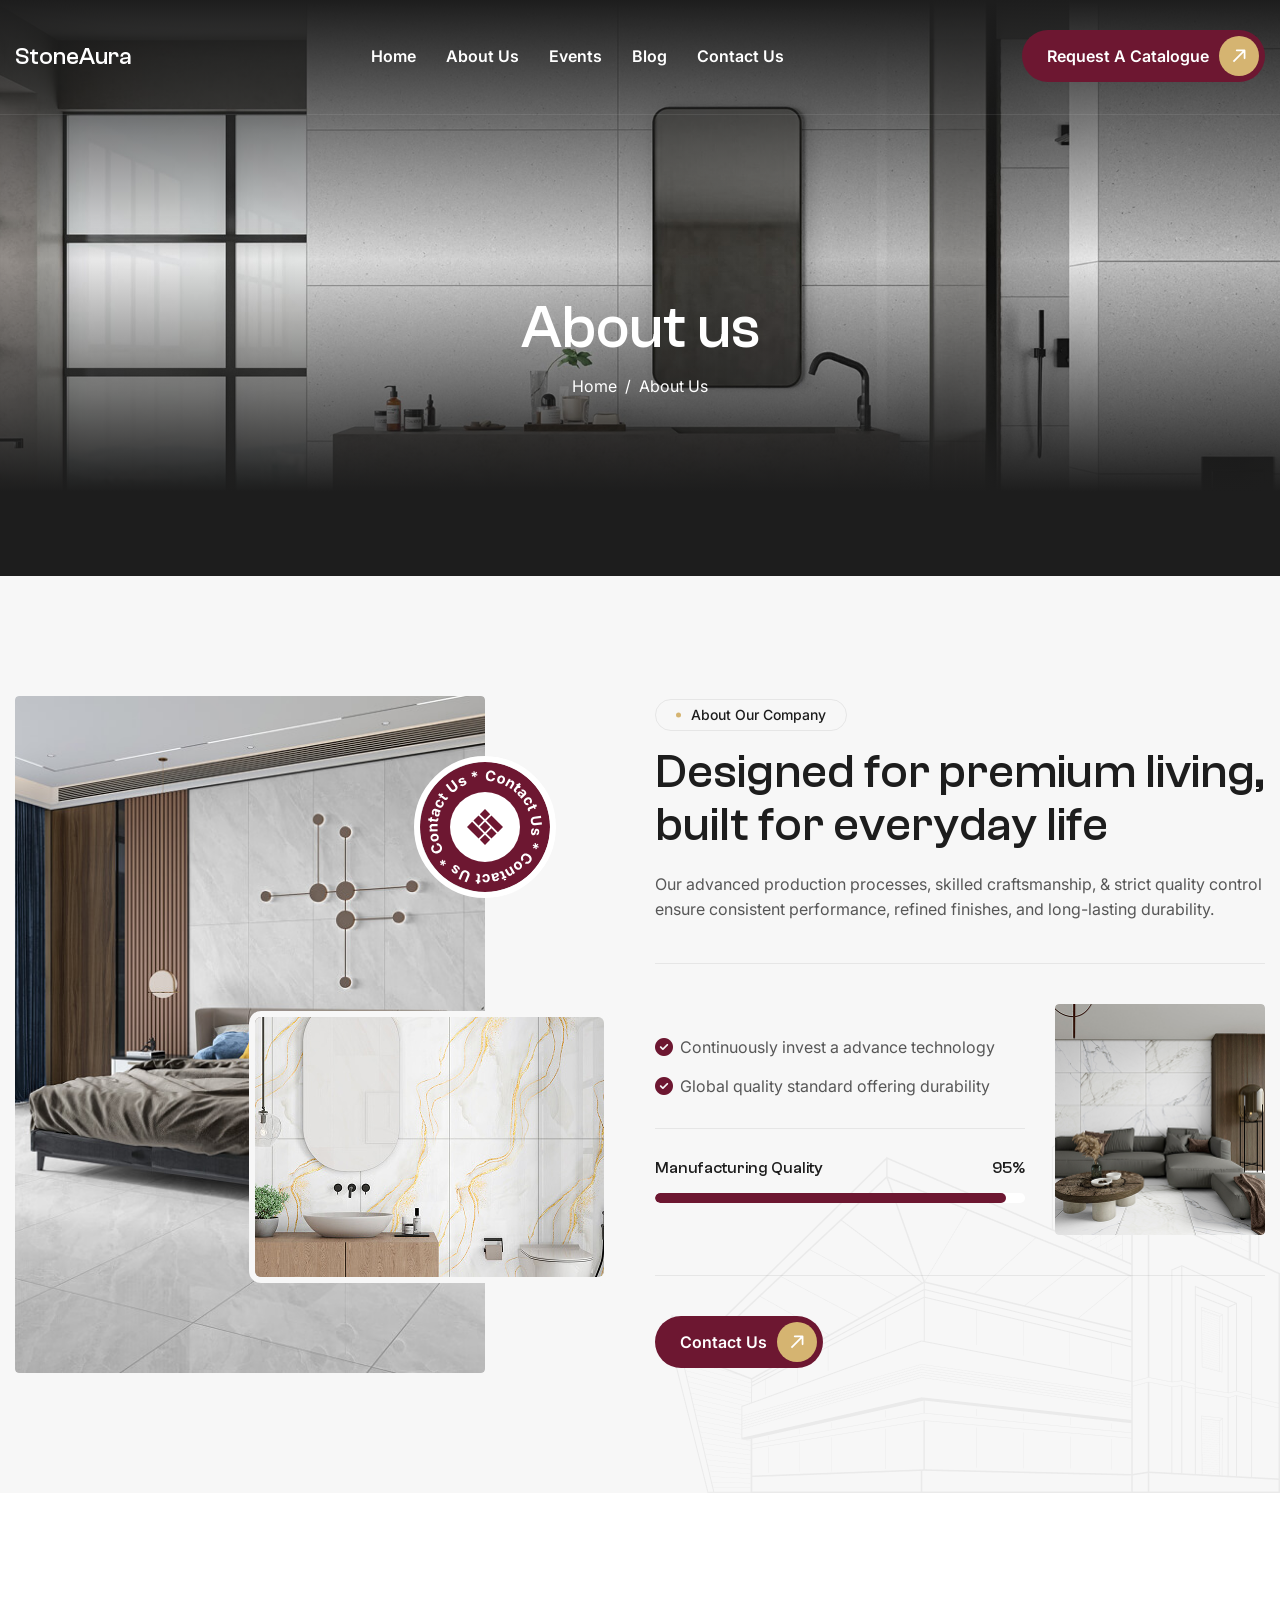
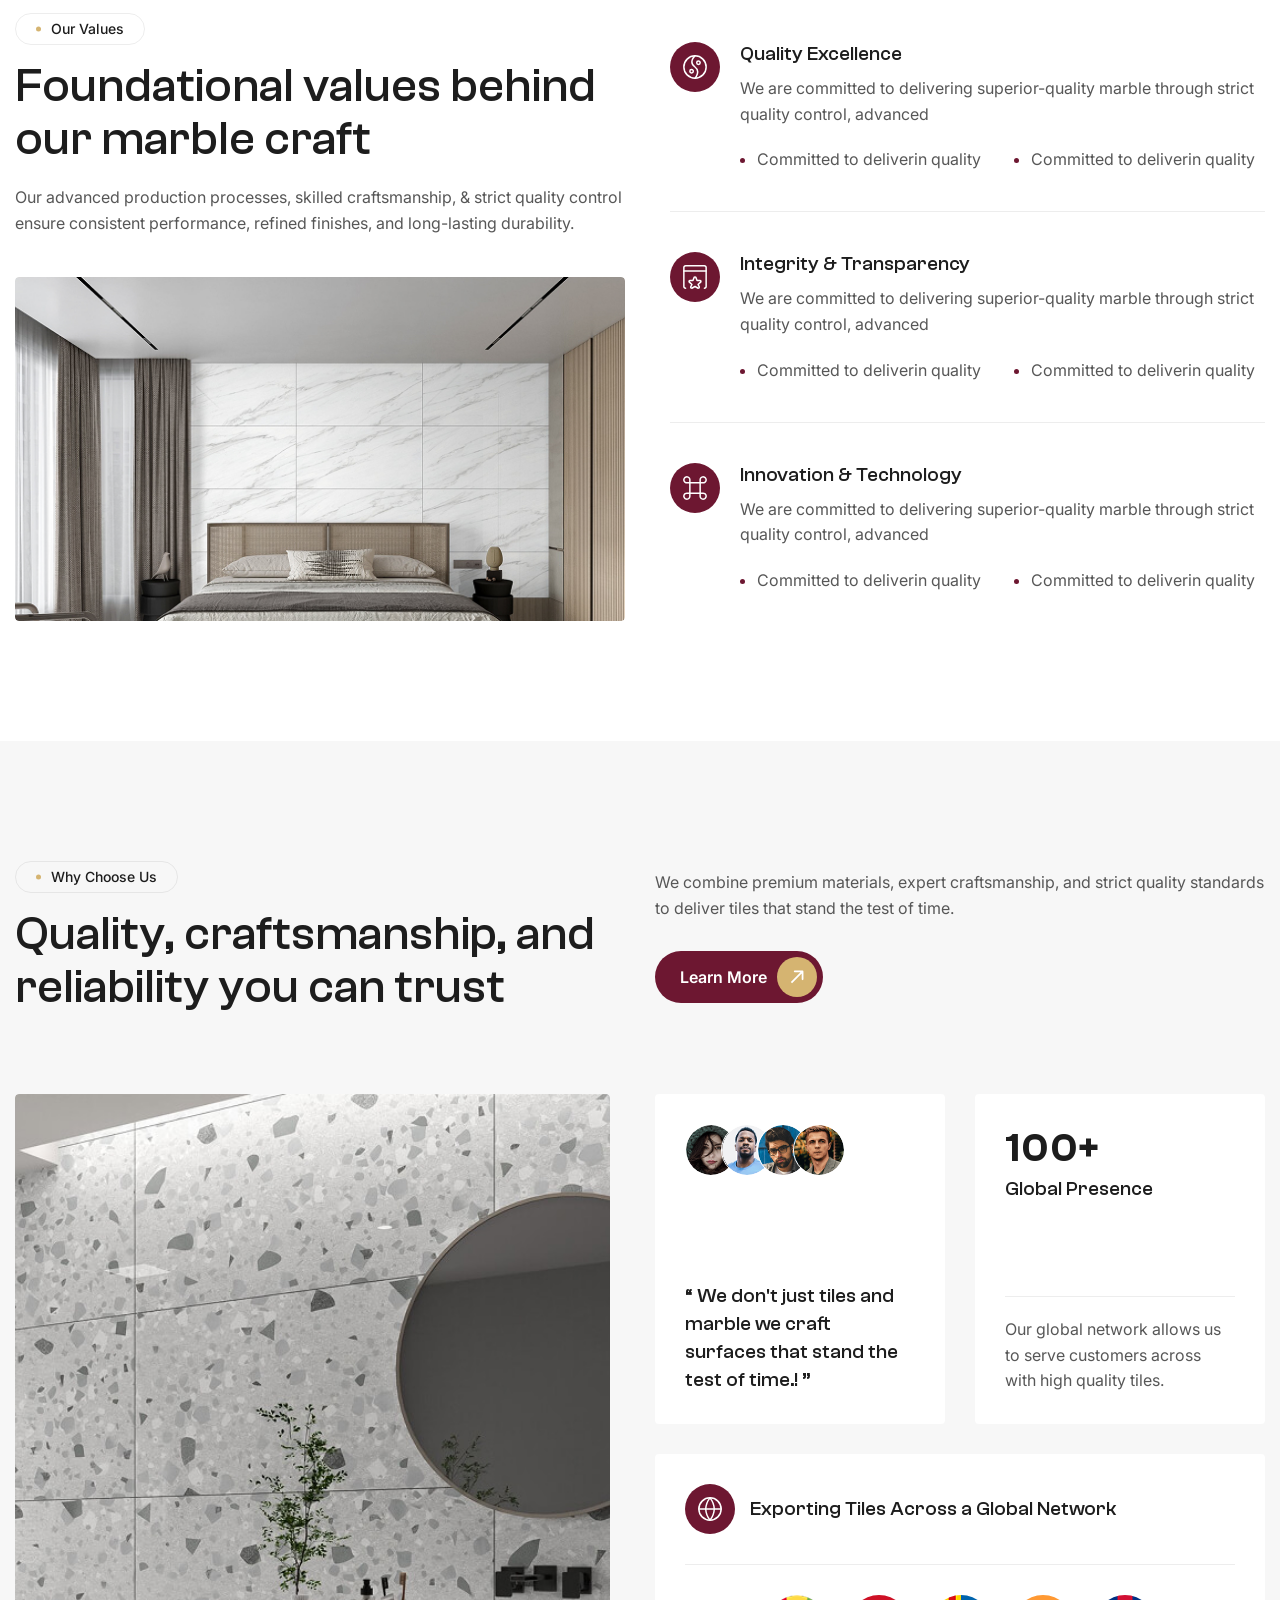
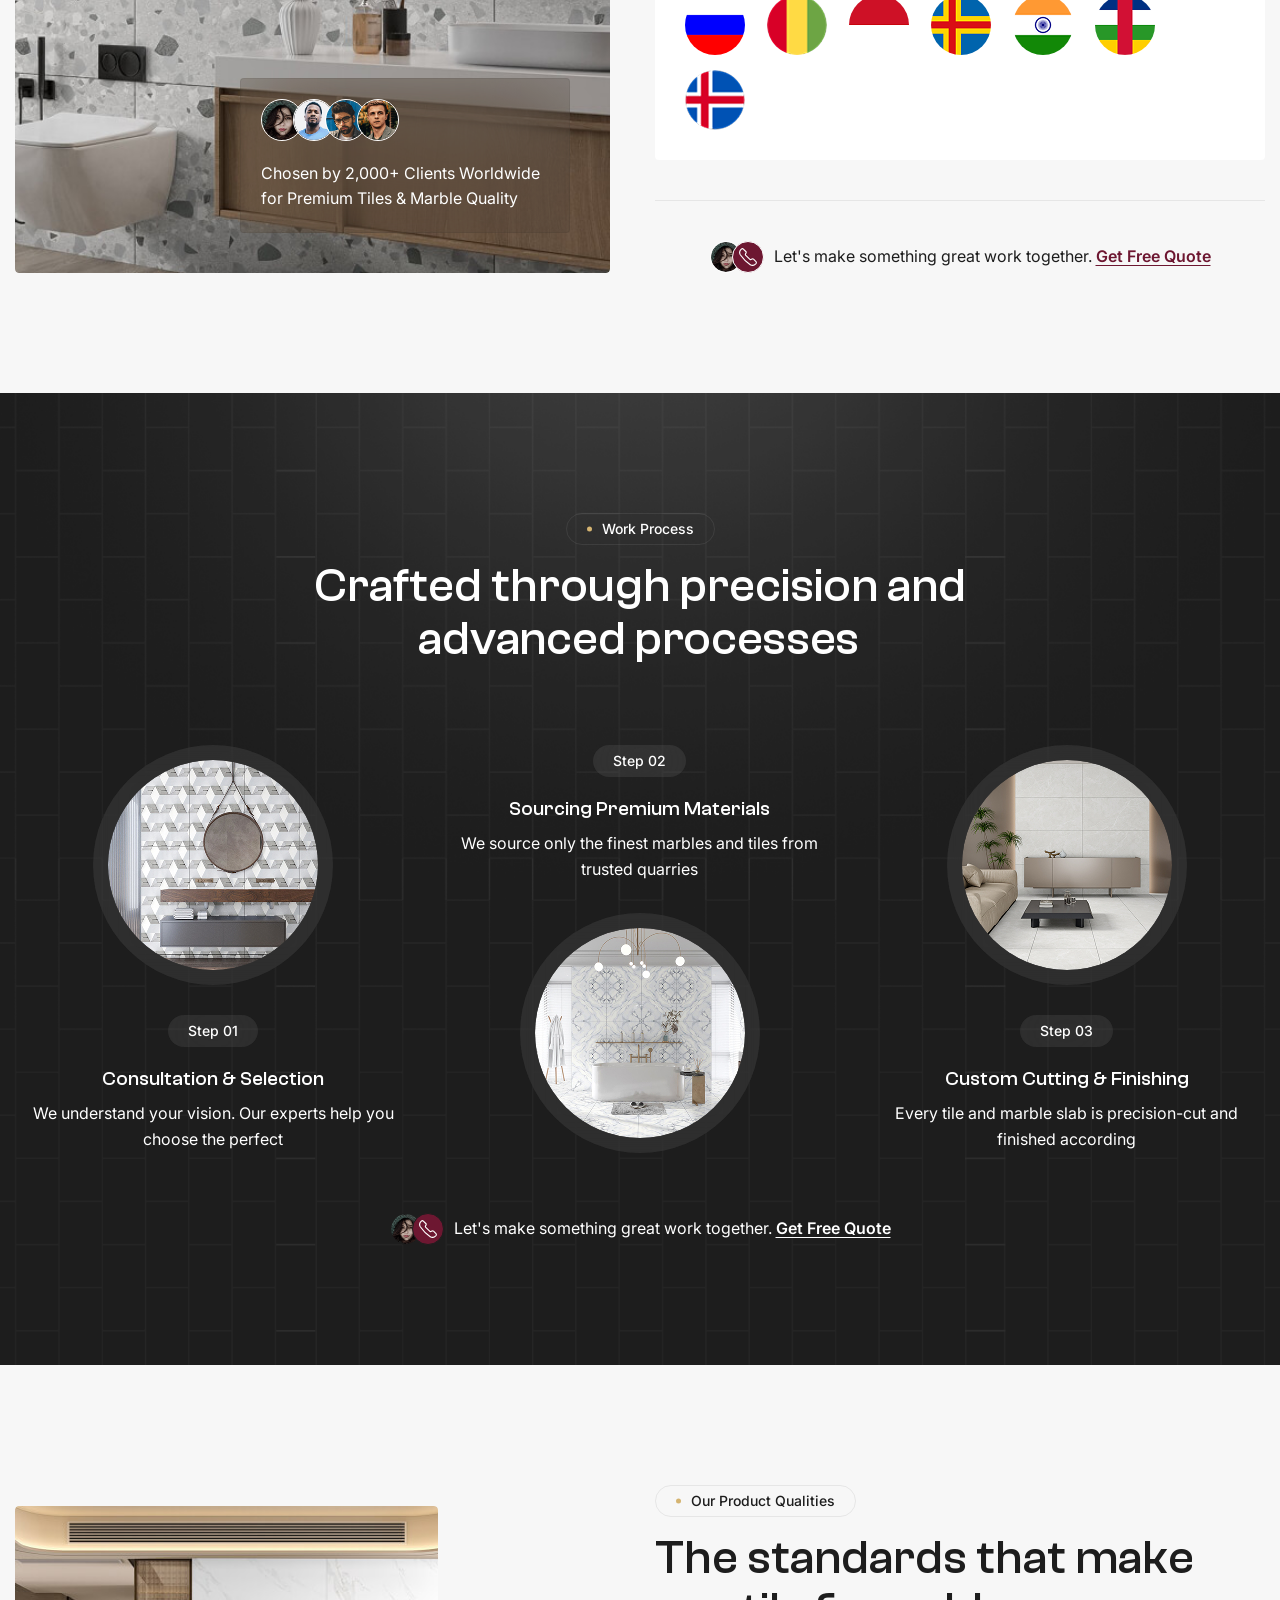
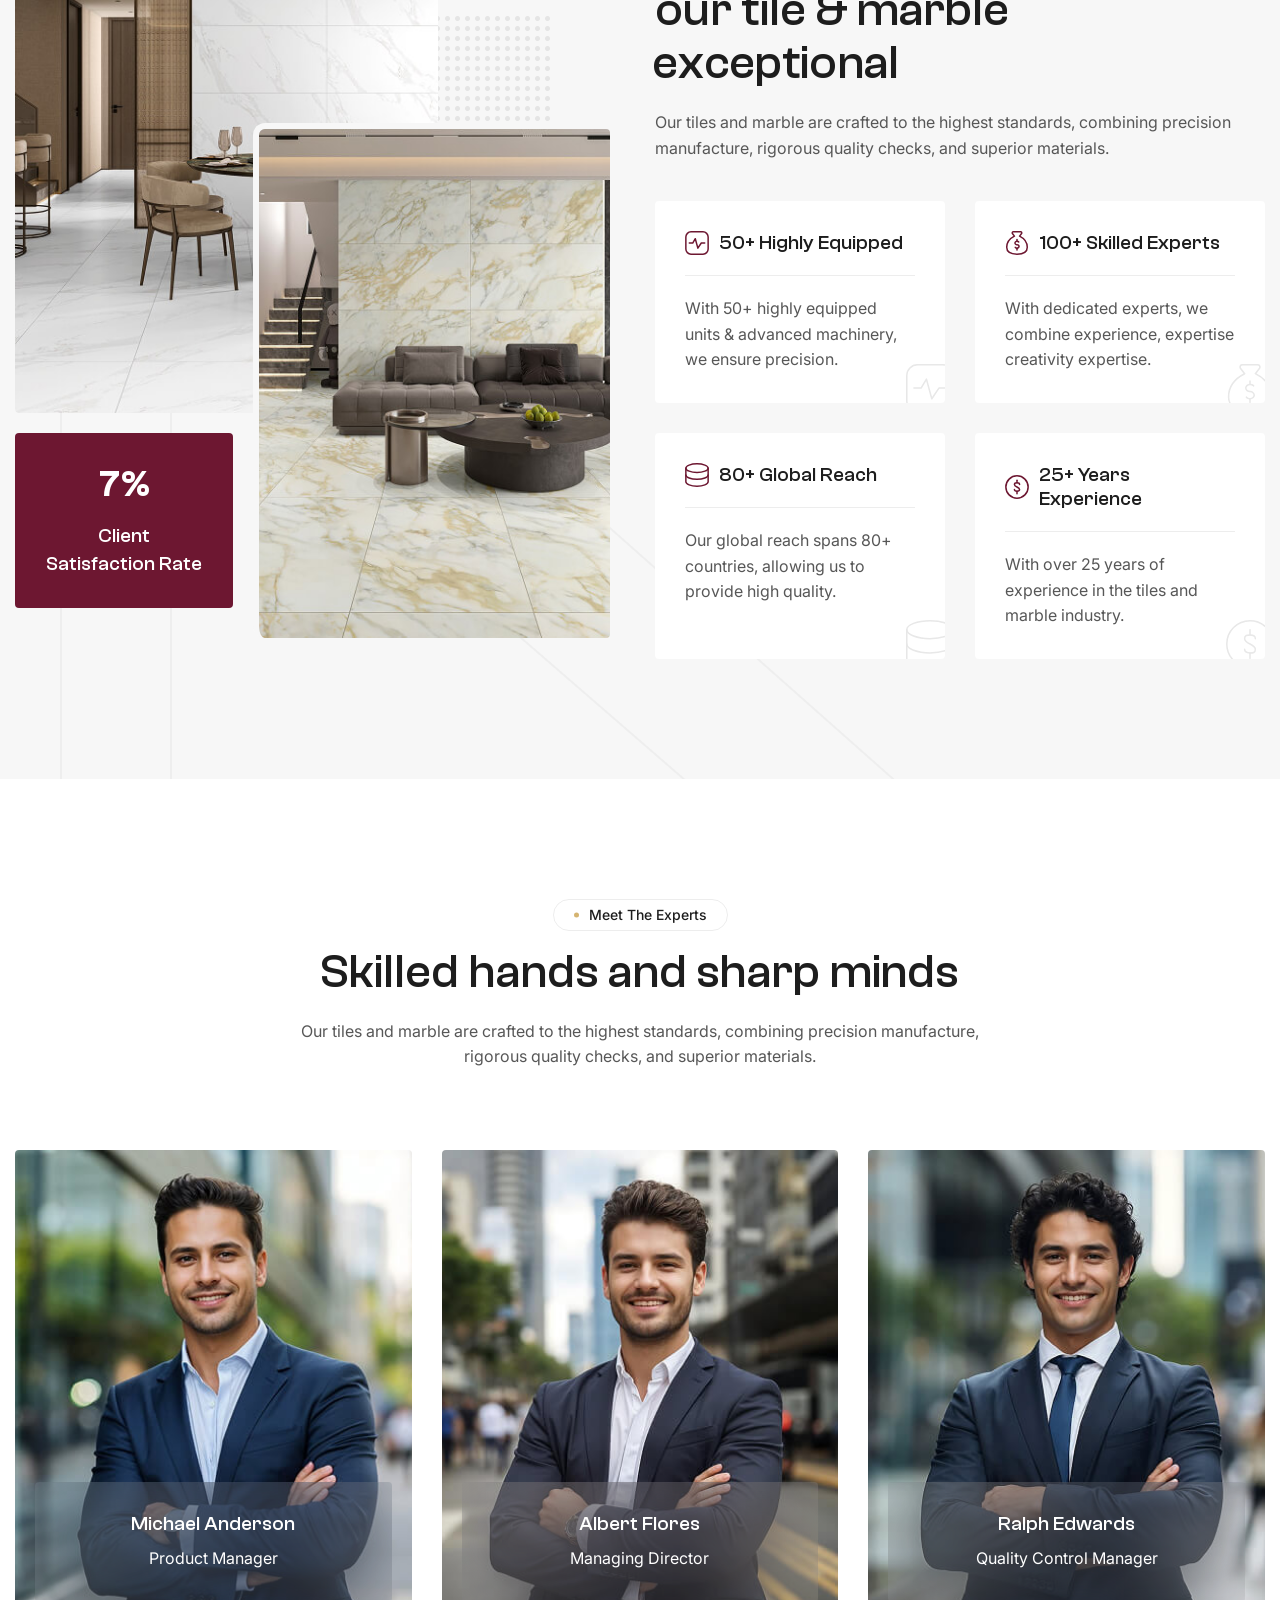
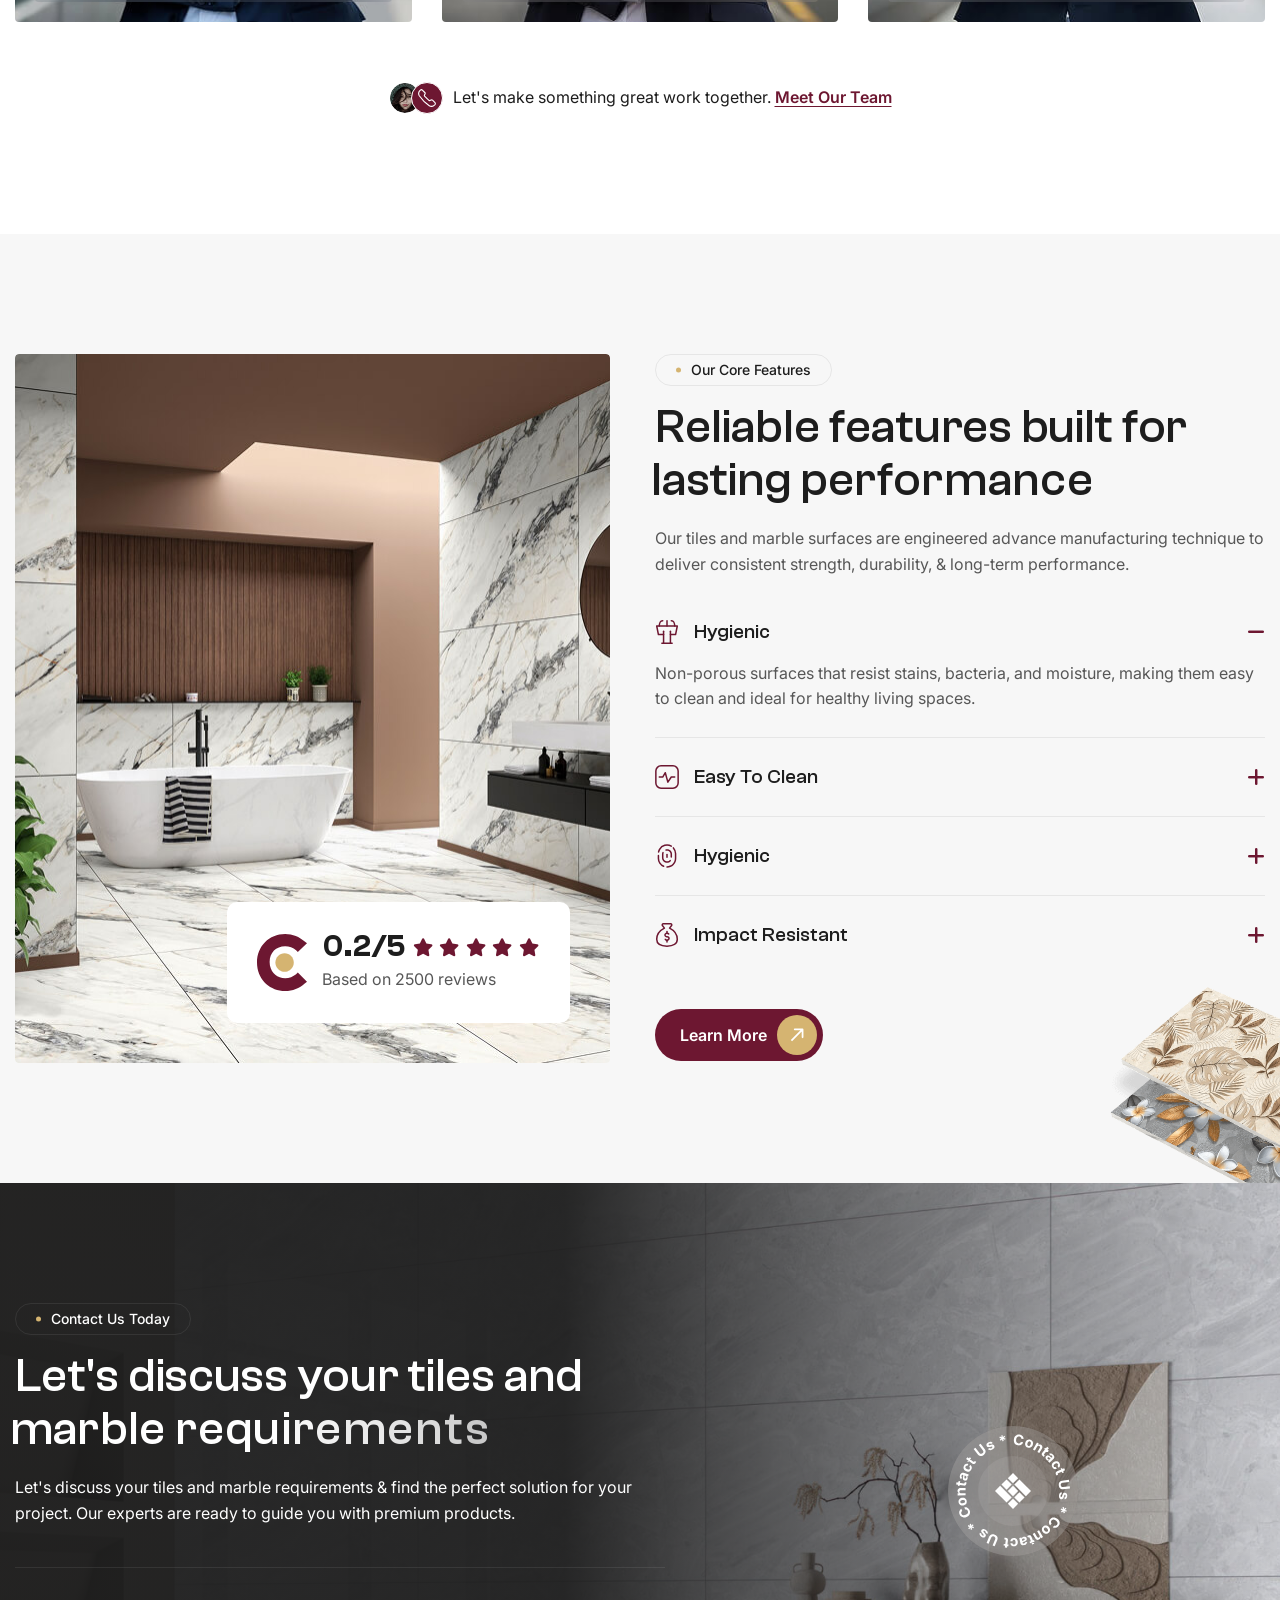
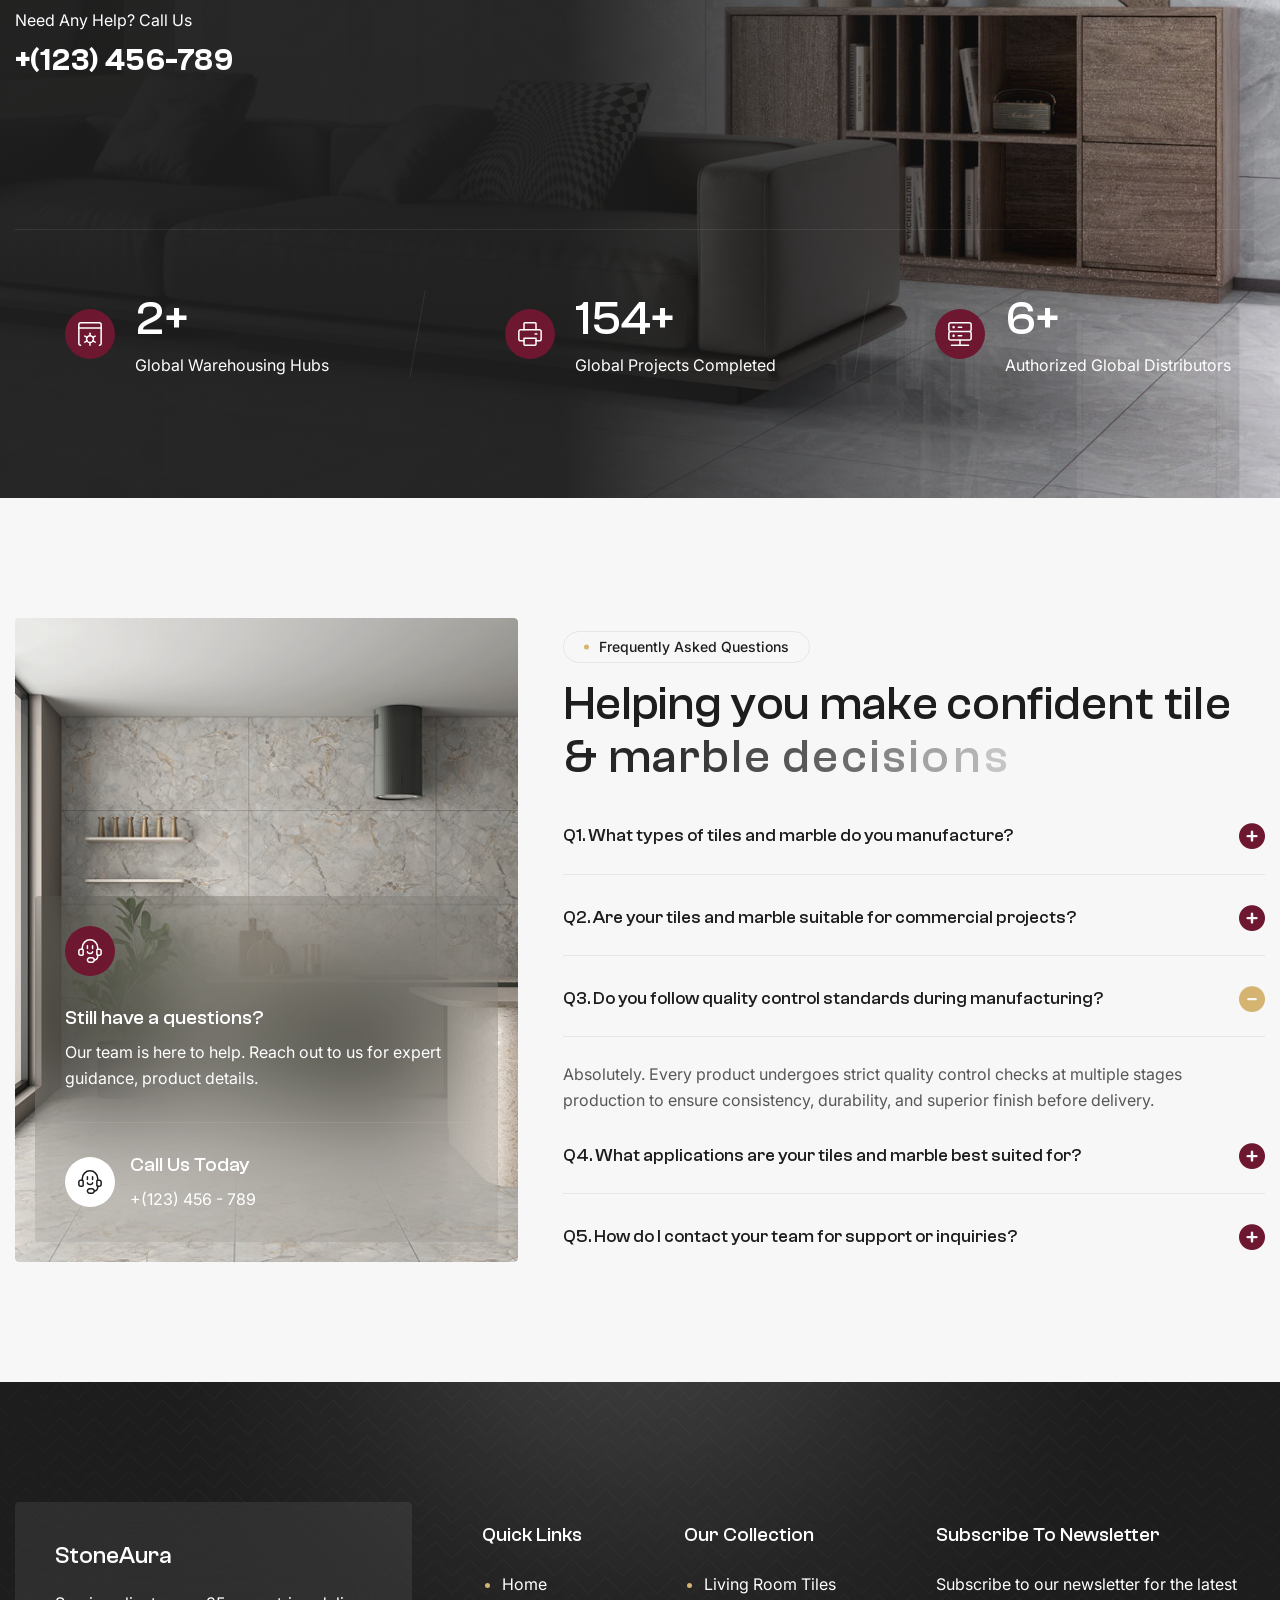
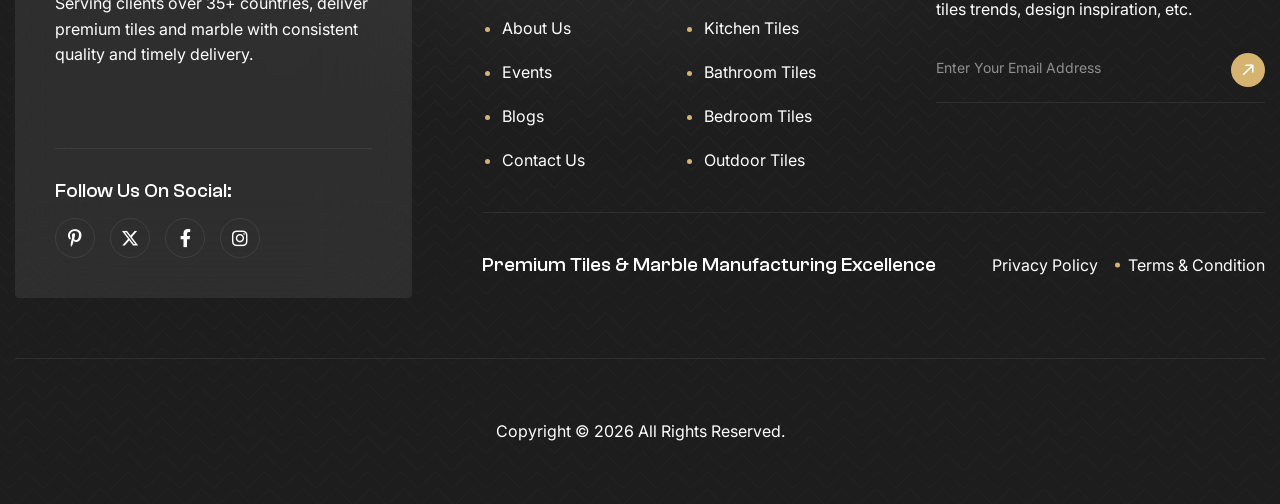
<file: SASP/about.html>
<!DOCTYPE html>
<html lang="zxx">
<head>
	<!-- Meta -->
	<meta charset="utf-8">
	<meta http-equiv="X-UA-Compatible" content="IE=edge">
	<meta name="viewport" content="width=device-width, initial-scale=1.0, maximum-scale=1">
	<meta name="description" content="">
	<meta name="keywords" content="">
	<meta name="author" content="Awaiken">
	<!-- Page Title -->
    <title>StoneAura - Tiles Marble & Flooring  </title>
	<!-- Favicon Icon -->
	<link rel="shortcut icon" type="image/x-icon" href="images/favicon.png">
    <!-- Custom Fonts Css-->
	<link href="css/fonts.css" rel="stylesheet" media="screen">
    <!-- Google Fonts Css-->
    <link rel="preconnect" href="https://fonts.googleapis.com">
    <link rel="preconnect" href="https://fonts.gstatic.com" crossorigin>
    <link href="https://fonts.googleapis.com/css2?family=Inter:ital,opsz,wght@0,14..32,100..900;1,14..32,100..900&display=swap" rel="stylesheet">
	<!-- Bootstrap Css -->
	<link href="css/bootstrap.min.css" rel="stylesheet" media="screen">
	<!-- SlickNav Css -->
	<link href="css/slicknav.min.css" rel="stylesheet">
	<!-- Swiper Css -->
	<link rel="stylesheet" href="css/swiper-bundle.min.css">
	<!-- Font Awesome Icon Css-->
	<link href="css/all.min.css" rel="stylesheet" media="screen">
	<!-- Animated Css -->
	<link href="css/animate.css" rel="stylesheet">
    <!-- Magnific Popup Core Css File -->
	<link rel="stylesheet" href="css/magnific-popup.css">
	<!-- Mouse Cursor Css File -->
	<link rel="stylesheet" href="css/mousecursor.css">
	<!-- Main Custom Css -->
	<link href="css/custom.css" rel="stylesheet" media="screen">
</head>
<body>

    <!-- Preloader Start -->
	<div class="preloader">
		<div class="loading-container">
			<div class="loading"></div>
			<div id="loading-icon"><img src="images/loader.svg" alt=""></div>
		</div>
	</div>
	<!-- Preloader End -->

    <!-- Header Start -->
	<header class="main-header main-header-silver">
		<div class="header-sticky">
			<nav class="navbar navbar-expand-lg">
				<div class="container">
					<!-- Logo Start -->
					<a class="navbar-brand" href="./">
						 <h4 style="color: white;">StoneAura</h4>
					</a>
					<!-- Logo End -->

                    <!-- Main Menu Start -->
                    <div class="collapse navbar-collapse main-menu">
                        <div class="nav-menu-wrapper">
                            <ul class="navbar-nav mr-auto" id="menu">
                                        <li class="nav-item"><a class="nav-link" href="index.html">Home</a></li>
                                    
                                <li class="nav-item"><a class="nav-link" href="about.html">About Us</a>
                                <li class="nav-item"><a class="nav-link" href="events.html">Events</a></li>
                                <li class="nav-item"><a class="nav-link" href="blog.html">Blog</a></li>
                                <li class="nav-item"><a class="nav-link" href="contact.html">Contact Us</a></li>
                                <li class="nav-item highlighted-menu"><a class="nav-link" href="#">Request a Catalogue</a></li>
                            </ul>
                        </div>
                        
                        <!-- Header Btn Start -->
                        <div class="header-btn">
                            <a href="#" class="btn-default btn-highlighted">Request a Catalogue</a>
                        </div>
                        <!-- Header Btn End -->
                    </div>
					<!-- Main Menu End -->
					<div class="navbar-toggle"></div>
				</div>
			</nav>
			<div class="responsive-menu"></div>
		</div>
	</header>
	<!-- Header End -->

    <!-- Page Header Section Start -->
    <div class="page-header dark-section parallaxie">
        <div class="container">
            <div class="row">
                <div class="col-lg-12">
                    <!-- Page Header Box Start -->
                    <div class="page-header-box">
                        <h1 class="text-anime-style-3" data-cursor="-opaque">About us</h1>
                        <nav class="wow fadeInUp">
                            <ol class="breadcrumb">
                                <li class="breadcrumb-item"><a href="./">home</a></li>
                                <li class="breadcrumb-item active" aria-current="page">About Us</li>
                            </ol>
                        </nav>
                    </div>
                    <!-- Page Header Box End -->
                </div>
            </div>
        </div>
    </div>
    <!-- Page Header Section End -->

    <!-- About US Section Start -->
    <div class="about-us">
        <div class="container">
            <div class="row align-items-center">
                <div class="col-xl-6">
                    <!-- About Us Image Box Start -->
                    <div class="about-us-image-box wow fadeInUp">
                        <!-- About Us Image Box 1 Start -->
                        <div class="about-us-image-box-1">
                            <!-- About Us Image Start -->
                            <div class="about-us-image">
                                <figure class="image-anime">
                                    <img src="images/about-us-image-1.jpg" alt="">
                                </figure>
                            </div>
                            <!-- About Us Image End -->

                            <!-- Contact Us Circle Start -->
                            <div class="contact-us-circle">
                                <a href="contact.html">
                                    <img src="images/contact-us-circle.svg" alt="">
                                </a>
                            </div>
                            <!-- Contact Us Circle End -->
                        </div>
                        <!-- About US Image Box 1 End -->

                        <!-- About US Image Box 2 Start -->
                        <div class="about-us-image-box-2">
                            <!-- About Us Image Start -->
                            <div class="about-us-image">
                                <figure class="image-anime">
                                    <img src="images/about-us-image-2.jpg" alt="">
                                </figure>
                            </div>
                            <!-- About Us Image End -->
                        </div>
                        <!-- About US Image Box 2 End -->
                    </div>
                    <!-- About Us Image Box End -->
                </div>

                <div class="col-xl-6">
                    <!-- About Us Content Start -->
                    <div class="about-us-content">
                        <!-- Section Title Start -->
                        <div class="section-title">
                            <span class="section-sub-title wow fadeInUp">About Our Company</span>
                            <h2 class="text-anime-style-3" data-cursor="-opaque">Designed for premium living, built for everyday life</h2>
                            <p class="wow fadeInUp" data-wow-delay="0.2s">Our advanced production processes, skilled craftsmanship, & strict quality control ensure consistent performance, refined finishes, and long-lasting durability.</p>
                        </div>
                        <!-- Section Title End -->

                        <!-- About Us Body Start -->
                        <div class="about-us-body">
                            <!-- About Us Body Content Start -->
                            <div class="about-us-body-content">
                                <!-- About Us Body list Start -->
                                <div class="about-us-body-list wow fadeInUp" data-wow-delay="0.4s">
                                    <ul>
                                        <li>Continuously invest a advance technology</li>
                                        <li>Global quality standard offering durability</li>
                                    </ul>
                                </div>
                                <!-- About Us Body list End -->

                                <!-- Skills Progress Bar Start -->
                                <div class="skills-progress-bar">
                                    <!-- Skill Item Start -->
                                    <div class="skillbar" data-percent="95%">
                                        <div class="skill-data">
                                            <div class="skill-title">Manufacturing Quality</div>
                                            <div class="skill-no">95%</div>
                                        </div>
                                        <div class="skill-progress">
                                            <div class="count-bar"></div>
                                        </div>
                                    </div>
                                    <!-- Skill Item End -->
                                </div>
                                <!-- Skills Progress Bar End -->
                            </div>
                            <!-- About Us Body Content End -->

                            <!-- About Us Body Image Start -->
                            <div class="about-us-body-image">
                                <figure class="image-anime reveal">
                                    <img src="images/about-us-body-image.jpg" alt="">
                                </figure>
                            </div> 
                            <!-- About Us Body Image End -->
                        </div>
                        <!-- About Us Body End -->

                        <!-- About Us Button Start -->
                        <div class="about-us-btn wow fadeInUp" data-wow-delay="0.6s">
                            <a href="contact.html" class="btn-default">Contact Us</a>
                        </div>
                        <!-- About Us Button End -->
                    </div>
                    <!-- About Us Content End -->
                </div>
            </div>
        </div>
    </div>
    <!-- About US Section End -->

    <!-- Our Value Section Start -->
    <div class="our-values">
        <div class="container">
            <div class="row">
                <div class="col-xl-6">
                    <!-- Our Values Content Start -->
                    <div class="our-values-content">
                        <!-- Section Title Start -->
                        <div class="section-title section-title-center">
                            <span class="section-sub-title">Our Values</span>
                            <h2 class="text-anime-style-3" data-cursor="-opaque">Foundational values behind our marble craft</h2>
                            <p class="wow fadeInUp" data-wow-delay="0.2s">Our advanced production processes, skilled craftsmanship, & strict quality control ensure consistent performance, refined finishes, and long-lasting durability.</p>
                        </div>
                        <!-- Section Title End -->

                        <!-- Our Values Image Start -->
                        <div class="our-values-image">
                            <figure class="image-anime reveal">
                                <img src="images/our-values-image.jpg" alt="">
                            </figure>
                        </div>
                        <!-- Our Values Image End -->
                    </div>
                    <!-- Our Values Content End -->
                </div>

                <div class="col-xl-6">
                    <!-- Our value Item List Start -->
                    <div class="our-value-item-list">
                        <!-- Our value Item Start -->
                        <div class="our-value-item wow fadeInUp">
                            <div class="icon-box">
                                <img src="images/icon-our-values-item-1.svg" alt="">
                            </div>
                            <div class="our-value-item-content">
                                <h3>Quality Excellence</h3>
                                <p>We are committed to delivering superior-quality marble through strict quality control, advanced</p>
                                <ul>
                                    <li>Committed to deliverin quality</li>
                                    <li>Committed to deliverin quality</li>
                                </ul>
                            </div>
                        </div>
                        <!-- Our value Item End -->

                        <!-- Our value Item Start -->
                        <div class="our-value-item wow fadeInUp" data-wow-delay="0.2s">
                            <div class="icon-box">
                                <img src="images/icon-our-values-item-2.svg" alt="">
                            </div>
                            <div class="our-value-item-content">
                                <h3>Integrity & Transparency</h3>
                                <p>We are committed to delivering superior-quality marble through strict quality control, advanced</p>
                                <ul>
                                    <li>Committed to deliverin quality</li>
                                    <li>Committed to deliverin quality</li>
                                </ul>
                            </div>
                        </div>
                        <!-- Our value Item End -->

                         <!-- Our value Item Start -->
                        <div class="our-value-item wow fadeInUp" data-wow-delay="0.4s">
                            <div class="icon-box">
                                <img src="images/icon-our-values-item-3.svg" alt="">
                            </div>
                            <div class="our-value-item-content">
                                <h3>Innovation & Technology</h3>
                                <p>We are committed to delivering superior-quality marble through strict quality control, advanced</p>
                                <ul>
                                    <li>Committed to deliverin quality</li>
                                    <li>Committed to deliverin quality</li>
                                </ul>
                            </div>
                        </div>
                        <!-- Our value Item End -->
                    </div>
                    <!-- Our value Item List Start -->
                </div>
            </div>
        </div>
    </div>
    <!-- Our Value Section End -->

    <!-- Why Choose Us Section Start -->
    <div class="why-choose-us">
        <div class="container">
            <div class="row section-row align-items-center">
                <div class="col-xl-6">
                    <!-- Section Title Start -->
                    <div class="section-title">
                        <span class="section-sub-title wow fadeInUp">Why Choose Us</span>
                        <h2 class="text-anime-style-3" data-cursor="-opaque">Quality, craftsmanship, and reliability you can trust</h2>
                    </div>
                    <!-- Section Title End -->
                </div>

                <div class="col-xl-6">
                    <!-- Section Content Btn Start -->
                    <div class="section-content-btn">
                        <!-- Section Title Content Start -->
                        <div class="section-title-content wow fadeInUp" data-wow-delay="0.2s">
                            <p>We combine premium materials, expert craftsmanship, and strict quality standards to deliver tiles that stand the test of time.</p>
                        </div>
                        <!-- Section Title Content End -->
                        
                        <!-- Section Button Start -->
                        <div class="section-btn wow fadeInUp" data-wow-delay="0.4s">
                            <a class="btn-default" href="contact.html">Learn More</a>
                        </div>
                        <!-- Section Button End -->
                    </div>
                    <!-- Section Content Btn End -->
                </div>
            </div>

            <div class="row">
                <div class="col-xl-6">
                    <!-- Why Choose Us Image Box Start -->
                    <div class="why-choose-us-image-box wow fadeInUp">
                        <!-- Why Choose Us Image Start -->
                        <div class="why-choose-us-image">
                            <figure class="image-anime">
                                <img src="images/why-choose-us-image.jpg" alt="">
                            </figure>
                        </div>
                        <!-- Why Choose Us Image End -->

                        <!-- Why Choose Us Cta Box Start-->
                        <div class="why-choose-us-cta-box">
                            <!-- Satisfy Client Images Start -->
                            <div class="satisfy-client-images">
                                <div class="satisfy-client-image">
                                    <figure class="image-anime">
                                        <img src="images/author-1.jpg" alt="">
                                    </figure>
                                </div>
                                <div class="satisfy-client-image">
                                    <figure class="image-anime">
                                        <img src="images/author-2.jpg" alt="">
                                    </figure>
                                </div>
                                <div class="satisfy-client-image">
                                    <figure class="image-anime">
                                        <img src="images/author-3.jpg" alt="">
                                    </figure>
                                </div>
                                <div class="satisfy-client-image">
                                    <figure class="image-anime">
                                        <img src="images/author-4.jpg" alt="">
                                    </figure>
                                </div>
                            </div>
                            <!-- Satisfy Client Images End -->

                            <!-- Satisfy Client Content Start -->
                            <div class="satisfy-client-content">
                                <p>Chosen by 2,000+ Clients Worldwide for Premium Tiles & Marble Quality</p>
                            </div>
                            <!-- Satisfy Client Content End -->
                        </div>
                        <!-- Why Choose Us Cta Box End-->
                    </div>
                    <!-- Why Choose Us Image Box End -->
                </div>

                <div class="col-xl-6">
                    <!-- Why Choose Us Content Start -->
                    <div class="why-choose-us-content">
                        <!-- Why Choose Item List Start -->
                        <div class="why-choose-item-list">
                            <!-- Why Choose Item Start -->
                            <div class="why-choose-item wow fadeInUp">
                                <!-- Satisfy Client Images Start -->
                                <div class="satisfy-client-images">
                                    <div class="satisfy-client-image">
                                        <figure class="image-anime">
                                            <img src="images/author-1.jpg" alt="">
                                        </figure>
                                    </div>
                                    <div class="satisfy-client-image">
                                        <figure class="image-anime">
                                            <img src="images/author-2.jpg" alt="">
                                        </figure>
                                    </div>
                                    <div class="satisfy-client-image">
                                        <figure class="image-anime">
                                            <img src="images/author-3.jpg" alt="">
                                        </figure>
                                    </div>
                                    <div class="satisfy-client-image">
                                        <figure class="image-anime">
                                            <img src="images/author-4.jpg" alt="">
                                        </figure>
                                    </div>
                                </div>
                                <!-- Satisfy Client Images End -->

                                <!-- Satisfy Client Content Start -->
                                <div class="satisfy-client-content">
                                    <p>“ We don't just tiles and marble we craft surfaces that stand the test of time.! ”</p>
                                </div>
                                <!-- Satisfy Client Content End -->
                            </div>
                            <!-- Why Choose Item End -->

                            <!-- Why Choose Item Start -->
                            <div class="why-choose-item wow fadeInUp" data-wow-delay="0.2s">
                                <!-- Why Choose Counter Content Start -->
                                <div class="why-choose-counter-content">
                                    <h2><span>100</span>+</h2>
                                    <h3>Global Presence</h3>
                                </div>
                                <!-- Why Choose Counter Content End -->

                                <!-- Why Choose Item Content Start -->
                                <div class="why-choose-item-content">
                                    <p>Our global network allows us to serve customers across with high quality tiles.</p>
                                </div>
                                <!-- Why Choose Item Content End -->
                            </div>
                            <!-- Why Choose Item End -->

                            <!-- Why Choose Item Start -->
                            <div class="why-choose-item global-network-box wow fadeInUp" data-wow-delay="0.4s">
                                <!-- Why Choose Item Header Start -->
                                <div class="why-choose-item-header">
                                    <div class="icon-box">
                                        <img src="images/icon-why-choose-us-item-1.svg" alt="">
                                    </div>
                                    <div class="why-choose-item-title">
                                        <h3>Exporting Tiles Across a Global Network</h3>
                                    </div>
                                </div>
                                <!-- Why Choose Item Header End -->

                                <!-- Why Choose Country Flag List Start -->
                                <div class="why-choose-country-flag-list">
                                    <ul>
                                        <li><img src="images/why-choose-item-image-1.png" alt=""></li>
                                        <li><img src="images/why-choose-item-image-2.png" alt=""></li>
                                        <li><img src="images/why-choose-item-image-3.png" alt=""></li>
                                        <li><img src="images/why-choose-item-image-4.png" alt=""></li>
                                        <li><img src="images/why-choose-item-image-5.png" alt=""></li>
                                        <li><img src="images/why-choose-item-image-6.png" alt=""></li>
                                        <li><img src="images/why-choose-item-image-7.png" alt=""></li>
                                    </ul>
                                </div>
                                <!-- Why Choose Country Flag List End -->
                            </div>
                            <!-- Why Choose Item End -->
                        </div>
                        <!-- Why Choose Item List End -->

                        <!-- Section Footer Text Start -->
                        <div class="section-footer-text section-satisfy-img wow fadeInUp" data-wow-delay="0.6s">
                            <!-- Satisfy Client Images Start -->
                            <div class="satisfy-client-images">
                                <div class="satisfy-client-image">
                                    <figure class="image-anime">
                                        <img src="images/author-1.jpg" alt="">
                                    </figure>
                                </div>
                                <div class="satisfy-client-image add-more">
                                    <img src="images/icon-phone-white.svg" alt="">
                                </div>
                            </div>
                            <!-- Satisfy Client Images End -->    
                            <p>Let's make something great work together. <a href="contact.html">Get Free Quote</a></p>
                        </div>
                        <!-- Section Footer Text End -->
                    </div>
                    <!-- Why Choose Us Content End -->
                </div>
            </div>
        </div>
    </div>
    <!-- Why Choose Us Section End -->

    <!-- Work Process Section Start -->
    <div class="work-process dark-section">
        <div class="container">
            <div class="row section-row">
                <div class="col-lg-12">
                    <!-- Section Title Start -->
                    <div class="section-title section-title-center">
                        <span class="section-sub-title wow fadeInUp">Work Process</span>
                        <h2 class="text-anime-style-3" data-cursor="-opaque">Crafted through precision and advanced processes</h2>
                    </div>
                    <!-- Section Title End -->
                </div>
            </div>

            <div class="row">
                <div class="col-lg-12">
                    <!-- Work Process Item List Start -->
                    <div class="work-process-item-list">
                        <!-- Work Process Item Start -->
                        <div class="work-process-item wow fadeInUp">
                            <div class="work-process-item-image">
                                <figure class="image-anime">
                                    <img src="images/process-item-1.jpg" alt="">
                                </figure>
                            </div>
                            <div class="work-process-item-body">
                                <div class="work-process-item-step">
                                    <p>Step 01</p>
                                </div>
                                <div class="work-process-item-content">
                                    <h3>Consultation & Selection</h3>
                                    <p>We understand your vision. Our experts help you choose the perfect</p>
                                </div>
                            </div>
                        </div>
                        <!-- Work Process Item End -->

                        <!-- Work Process Item Start -->
                        <div class="work-process-item wow fadeInUp" data-wow-delay="0.2s">
                            <div class="work-process-item-image">
                                <figure class="image-anime">
                                    <img src="images/process-item-2.jpg" alt="">
                                </figure>
                            </div>
                            <div class="work-process-item-body">
                                <div class="work-process-item-step">
                                    <p>Step 02</p>
                                </div>
                                <div class="work-process-item-content">
                                    <h3>Sourcing Premium Materials</h3>
                                    <p>We source only the finest marbles and tiles from trusted quarries</p>
                                </div>
                            </div>
                        </div>
                        <!-- Work Process Item End -->

                        <!-- Work Process Item Start -->
                        <div class="work-process-item wow fadeInUp" data-wow-delay="0.4s">
                            <div class="work-process-item-image">
                                <figure class="image-anime">
                                    <img src="images/process-item-3.jpg" alt="">
                                </figure>
                            </div>
                            <div class="work-process-item-body">
                                <div class="work-process-item-step">
                                    <p>Step 03</p>
                                </div>
                                <div class="work-process-item-content">
                                    <h3>Custom Cutting & Finishing</h3>
                                    <p>Every tile and marble slab is precision-cut and finished according</p>
                                </div>
                            </div>
                        </div>
                        <!-- Work Process Item End -->
                    </div>
                    <!-- Work Process Item List End -->
                </div>

                <div class="col-lg-12">
                    <!-- Section Footer Text Start -->
                    <div class="section-footer-text section-satisfy-img wow fadeInUp" data-wow-delay="0.2s">
                        <!-- Satisfy Client Images Start -->
                        <div class="satisfy-client-images">
                            <div class="satisfy-client-image">
                                <figure class="image-anime">
                                    <img src="images/author-1.jpg" alt="">
                                </figure>
                            </div>
                            <div class="satisfy-client-image add-more">
                                <img src="images/icon-phone-white.svg" alt="">
                            </div>
                        </div>
                        <!-- Satisfy Client Images End -->    
                        <p>Let's make something great work together. <a href="contact.html">Get Free Quote</a></p>
                    </div>
                    <!-- Section Footer Text End -->
                </div>
            </div>
        </div>
    </div> 
    <!-- Work Process Section End -->

    <!-- Our Product Qualities Section Start -->
    <div class="our-product-qualities">
        <div class="container">
            <div class="row align-items-center">
                <div class="col-xl-6">
                    <!-- Product Qualities Image Box Start -->
                    <div class="product-qualities-image-box wow fadeInUp">
                        <!-- Product Qualities Image Box 1 Start -->
                        <div class="product-qualities-image-box-1">
                            <!-- Product Qualities Image Start -->
                            <div class="product-qualities-image">
                                <figure class="image-anime">
                                    <img src="images/our-product-qualities-image-1.jpg" alt="">
                                </figure>
                            </div>
                            <!-- Product Qualities Image End -->

                            <!-- Product Qualities Counter Box Start -->
                            <div class="product-qualities-counter-box">
                                <h3><span class="counter">98</span>%</h3>
                                <p>Client Satisfaction Rate</p>
                            </div>
                            <!-- Product Qualities Counter Box End -->
                        </div>
                        <!-- Product Qualities Image Box 1 End -->

                        <!-- Product Qualities Image Box 2 Start -->
                        <div class="product-qualities-image-box-2">
                            <!-- Product Qualities Image Start -->
                            <div class="product-qualities-image">
                                <figure class="image-anime">
                                    <img src="images/our-product-qualities-image-2.jpg" alt="">
                                </figure>
                            </div>
                            <!-- Product Qualities Image End -->
                        </div>
                        <!-- Product Qualities Image Box 2 End -->
                    </div>
                    <!-- Product Qualities Image Box End -->
                </div>

                <div class="col-xl-6">
                    <!-- Product Qualities Content Start -->
                    <div class="product-qualities-content">
                        <!-- Section title Start -->
                        <div class="section-title">
                            <span class="section-sub-title wow fadeInUp">Our Product Qualities</span>
                            <h2 class="text-anime-style-3" data-cursor="-opaque">The standards that make our tile & marble exceptional</h2>
                            <p class="wow fadeInUp" data-wow-delay="0.2s">Our tiles and marble are crafted to the highest standards, combining precision manufacture, rigorous quality checks, and superior materials.</p>
                        </div>
                        <!-- Section title End -->

                        <!-- Product Qualities Item List Start -->
                        <div class="product-qualities-item-list">
                            <!-- Product Qualities Item Start -->
                            <div class="product-qualities-item wow fadeInUp">
                                <div class="product-qualities-item-bg-image">
                                    <div class="icon-box">
                                        <img src="images/icon-product-qualities-item-bg-1.svg" alt="">
                                    </div>
                                </div>
                                <div class="product-qualities-item-header">
                                    <div class="icon-box">
                                        <img src="images/icon-product-qualities-item-1.svg" alt="">
                                    </div>
                                    <div class="product-qualities-item-title">
                                        <h3>50+ Highly Equipped</h3>
                                    </div>
                                </div>
                                <div class="product-qualities-item-content">
                                    <p>With 50+ highly equipped units & advanced machinery, we ensure precision.</p>
                                </div>
                            </div>
                            <!-- Product Qualities Item End -->

                            <!-- Product Qualities Item Start -->
                            <div class="product-qualities-item wow fadeInUp" data-wow-delay="0.2s">
                                <div class="product-qualities-item-bg-image">
                                    <div class="icon-box">
                                        <img src="images/icon-product-qualities-item-bg-2.svg" alt="">
                                    </div>
                                </div>
                                <div class="product-qualities-item-header">
                                    <div class="icon-box">
                                        <img src="images/icon-product-qualities-item-2.svg" alt="">
                                    </div>
                                    <div class="product-qualities-item-title">
                                        <h3>100+ Skilled Experts</h3>
                                    </div>
                                </div>
                                <div class="product-qualities-item-content">
                                    <p>With dedicated experts, we combine experience, expertise creativity expertise.</p>
                                </div>
                            </div>
                            <!-- Product Qualities Item End -->

                            <!-- Product Qualities Item Start -->
                            <div class="product-qualities-item wow fadeInUp" data-wow-delay="0.4s">
                                <div class="product-qualities-item-bg-image">
                                    <div class="icon-box">
                                        <img src="images/icon-product-qualities-item-bg-3.svg" alt="">
                                    </div>
                                </div>
                                <div class="product-qualities-item-header">
                                    <div class="icon-box">
                                        <img src="images/icon-product-qualities-item-3.svg" alt="">
                                    </div>
                                    <div class="product-qualities-item-title">
                                        <h3>80+ Global Reach</h3>
                                    </div>
                                </div>
                                <div class="product-qualities-item-content">
                                    <p>Our global reach spans 80+ countries, allowing us to provide high quality.</p>
                                </div>
                            </div>
                            <!-- Product Qualities Item End -->

                            <!-- Product Qualities Item Start -->
                            <div class="product-qualities-item wow fadeInUp" data-wow-delay="0.6s">
                                <div class="product-qualities-item-bg-image">
                                    <div class="icon-box">
                                        <img src="images/icon-product-qualities-item-bg-4.svg" alt="">
                                    </div>
                                </div>
                                <div class="product-qualities-item-header">
                                    <div class="icon-box">
                                        <img src="images/icon-product-qualities-item-4.svg" alt="">
                                    </div>
                                    <div class="product-qualities-item-title">
                                        <h3>25+ Years Experience</h3>
                                    </div>
                                </div>
                                <div class="product-qualities-item-content">
                                    <p>With over 25 years of experience in the tiles and marble industry.</p>
                                </div>
                            </div>
                            <!-- Product Qualities Item End -->
                        </div>
                        <!-- Product Qualities Item List End -->
                    </div>
                    <!-- Product Qualities Content End -->
                </div>
            </div>
        </div>
    </div>
    <!-- Our Product Qualities Section End -->

    <!-- Our Team Section Start -->
    <div class="our-team">
        <div class="container">
            <div class="row section-row">
                <div class="col-lg-12">
                    <!-- Section Title Start -->
                    <div class="section-title section-title-center">
                        <span class="section-sub-title wow fadeInUp">Meet the Experts</span>
                        <h2 class="text-anime-style-3" data-cursor="-opaque">Skilled hands and sharp minds</h2>
                        <p class="wow fadeInUp" data-wow-delay="0.2s">Our tiles and marble are crafted to the highest standards, combining precision manufacture, rigorous quality checks, and superior materials.</p>
                    </div>
                    <!-- Section Title End -->
                </div>
            </div>

            <div class="row">
                <div class="col-xl-4 col-md-6">
                    <!-- Team Item Start -->
                    <div class="team-item wow fadeInUp">
                        <div class="team-item-image">
                            <a href="team-single.html" data-cursor-text="View">
                                <figure>
                                    <img src="images/team-1.jpg" alt="">
                                </figure>
                            </a>
                        </div>
                        <div class="team-item-body">
                            <div class="team-social-list">
                                <ul>
                                    <li><a href="#"><i class="fa-brands fa-pinterest-p"></i></a></li>
                                    <li><a href="#"><i class="fa-brands fa-x-twitter"></i></a></li>
                                    <li><a href="#"><i class="fa-brands fa-facebook-f"></i></a></li>
                                    <li><a href="#"><i class="fa-brands fa-instagram"></i></a></li>
                                </ul>
                            </div>
                            <div class="team-item-content">
                                <h2><a href="team-single.html">Michael Anderson</a></h2>
                                <p>Product Manager</p>
                            </div>
                        </div>
                    </div>
                    <!-- Team Item End -->
                </div>

                <div class="col-xl-4 col-md-6">
                    <!-- Team Item Start -->
                    <div class="team-item wow fadeInUp" data-wow-delay="0.2s">
                        <div class="team-item-image">
                            <a href="team-single.html" data-cursor-text="View">
                                <figure>
                                    <img src="images/team-2.jpg" alt="">
                                </figure>
                            </a>
                        </div>
                        <div class="team-item-body">
                            <div class="team-social-list">
                                <ul>
                                    <li><a href="#"><i class="fa-brands fa-pinterest-p"></i></a></li>
                                    <li><a href="#"><i class="fa-brands fa-x-twitter"></i></a></li>
                                    <li><a href="#"><i class="fa-brands fa-facebook-f"></i></a></li>
                                    <li><a href="#"><i class="fa-brands fa-instagram"></i></a></li>
                                </ul>
                            </div>
                            <div class="team-item-content">
                                <h2><a href="team-single.html">Albert Flores</a></h2>
                                <p>Managing Director</p>
                            </div>
                        </div>
                    </div>
                    <!-- Team Item End -->
                </div>

                <div class="col-xl-4 col-md-6">
                    <!-- Team Item Start -->
                    <div class="team-item wow fadeInUp" data-wow-delay="0.4s">
                        <div class="team-item-image">
                            <a href="team-single.html" data-cursor-text="View">
                                <figure>
                                    <img src="images/team-3.jpg" alt="">
                                </figure>
                            </a>
                        </div>
                        <div class="team-item-body">
                            <div class="team-social-list">
                                <ul>
                                    <li><a href="#"><i class="fa-brands fa-pinterest-p"></i></a></li>
                                    <li><a href="#"><i class="fa-brands fa-x-twitter"></i></a></li>
                                    <li><a href="#"><i class="fa-brands fa-facebook-f"></i></a></li>
                                    <li><a href="#"><i class="fa-brands fa-instagram"></i></a></li>
                                </ul>
                            </div>
                            <div class="team-item-content">
                                <h2><a href="team-single.html">Ralph Edwards</a></h2>
                                <p>Quality Control Manager</p>
                            </div>
                        </div>
                    </div>
                    <!-- Team Item End -->
                </div>

                <div class="col-lg-12">
                    <!-- Section Footer Text Start -->
                    <div class="section-footer-text section-satisfy-img wow fadeInUp" data-wow-delay="0.6s">
                        <!-- Satisfy Client Images Start -->
                        <div class="satisfy-client-images">
                            <div class="satisfy-client-image">
                                <figure class="image-anime">
                                    <img src="images/author-1.jpg" alt="">
                                </figure>
                            </div>
                            <div class="satisfy-client-image add-more">
                                <img src="images/icon-phone-white.svg" alt="">
                            </div>
                        </div>
                        <!-- Satisfy Client Images End -->    
                        <p>Let's make something great work together. <a href="team.html">Meet Our Team</a></p>
                    </div>
                    <!-- Section Footer Text End -->
                </div>
            </div>
        </div>
    </div>
    <!-- Our Team Section End -->

    <!-- Our Core Features Section Start -->
    <div class="our-core-features">
        <div class="container">
            <div class="row">
                <div class="col-xl-6">
                    <!-- Core Features Image Box Start -->
                    <div class="core-features-image-box wow fadeInUp">
                        <!-- Core Features Image Start -->
                        <div class="core-features-image">
                            <figure class="image-anime">
                                <img src="images/our-core-features-image.jpg" alt="">
                            </figure>
                        </div>
                        <!-- Core Features Image End -->

                        <!-- Core Features CTA Box Start -->
                        <div class="core-features-cta-box">
                            <!-- Core Features CTA Image Start -->
                            <div class="core-features-cta-image">
                                <img src="images/icon-core-features-cta-box.svg" alt="">
                            </div>
                            <!-- Core Features CTA Image End -->

                            <!-- Core Features CTA Info Start -->
                            <div class="core-features-cta-info">
                                <div class="core-features-cta-info-header">
                                    <h3><span class="counter">4.9</span>/5</h3>
                                    <div class="core-features-cta-rating">
                                        <i class="fa fa-solid fa-star"></i>
                                        <i class="fa fa-solid fa-star"></i>
                                        <i class="fa fa-solid fa-star"></i>
                                        <i class="fa fa-solid fa-star"></i>
                                        <i class="fa fa-solid fa-star"></i>
                                    </div>
                                </div>
                                <div class="core-features-cta-content">
                                    <p>Based on 2500 reviews</p>
                                </div>
                            </div>
                            <!-- Core Features CTA Info End -->
                        </div>
                        <!-- Core Features CTA Box End -->
                    </div>
                    <!-- Core Features Image Box End -->
                </div>

                <div class="col-xl-6">
                    <!-- Core Feature Content Start -->
                    <div class="core-features-content">
                        <!-- Section title Start -->
                        <div class="section-title">
                            <span class="section-sub-title wow fadeInUp">Our Core Features</span>
                            <h2 class="text-anime-style-3" data-cursor="-opaque">Reliable features built for lasting performance</h2>
                            <p class="wow fadeInUp" data-wow-delay="0.2s">Our tiles and marble surfaces are engineered advance manufacturing technique to deliver consistent strength, durability, & long-term performance.</p>
                        </div>
                        <!-- Section title End -->

                        <!-- Features Accordion Start -->
                        <div class="features-accordion" id="faccordion">
                            <!-- FAQ Item Start -->
                            <div class="accordion-item wow fadeInUp">
                                <h2 class="accordion-header" id="fheading1">
                                    <button class="accordion-button" type="button" data-bs-toggle="collapse" data-bs-target="#fcollapse1" aria-expanded="true" aria-controls="fcollapse1">
                                        <img src="images/icon-core-features-accordion-1.svg" alt=""> Hygienic                                        
                                    </button>
                                </h2>
                                <div id="fcollapse1" class="accordion-collapse collapse show" role="region" aria-labelledby="fheading1" data-bs-parent="#faccordion">
                                    <div class="accordion-body">
                                        <p>Non-porous surfaces that resist stains, bacteria, and moisture, making them easy to clean and ideal for healthy living spaces.</p>
                                    </div>
                                </div>
                            </div>
                            <!-- FAQ Item End -->

                            <!-- FAQ Item Start -->
                            <div class="accordion-item wow fadeInUp" data-wow-delay="0.2s">
                                <h2 class="accordion-header" id="fheading2">
                                    <button class="accordion-button collapsed" type="button" data-bs-toggle="collapse" data-bs-target="#fcollapse2" aria-expanded="true" aria-controls="fcollapse2">
                                        <img src="images/icon-core-features-accordion-2.svg" alt=""> Easy To Clean                                        
                                    </button>
                                </h2>
                                <div id="fcollapse2" class="accordion-collapse collapse" role="region" aria-labelledby="fheading2" data-bs-parent="#faccordion">
                                    <div class="accordion-body">
                                        <p>Non-porous surfaces that resist stains, bacteria, and moisture, making them easy to clean and ideal for healthy living spaces.</p>
                                    </div>
                                </div>
                            </div>
                            <!-- FAQ Item End -->

                            <!-- FAQ Item Start -->
                            <div class="accordion-item wow fadeInUp" data-wow-delay="0.4s">
                                <h2 class="accordion-header" id="fheading3">
                                    <button class="accordion-button collapsed" type="button" data-bs-toggle="collapse" data-bs-target="#fcollapse3" aria-expanded="true" aria-controls="fcollapse3">
                                        <img src="images/icon-core-features-accordion-3.svg" alt=""> Hygienic                                        
                                    </button>
                                </h2>
                                <div id="fcollapse3" class="accordion-collapse collapse" role="region" aria-labelledby="fheading3" data-bs-parent="#faccordion">
                                    <div class="accordion-body">
                                        <p>Non-porous surfaces that resist stains, bacteria, and moisture, making them easy to clean and ideal for healthy living spaces.</p>
                                    </div>
                                </div>
                            </div>
                            <!-- FAQ Item End -->

                            <!-- FAQ Item Start -->
                            <div class="accordion-item wow fadeInUp" data-wow-delay="0.6s">
                                <h2 class="accordion-header" id="fheading4">
                                    <button class="accordion-button collapsed" type="button" data-bs-toggle="collapse" data-bs-target="#fcollapse4" aria-expanded="true" aria-controls="fcollapse4">
                                        <img src="images/icon-core-features-accordion-4.svg" alt=""> Impact Resistant                                        
                                    </button>
                                </h2>
                                <div id="fcollapse4" class="accordion-collapse collapse" role="region" aria-labelledby="fheading4" data-bs-parent="#faccordion">
                                    <div class="accordion-body">
                                        <p>Non-porous surfaces that resist stains, bacteria, and moisture, making them easy to clean and ideal for healthy living spaces.</p>
                                    </div>
                                </div>
                            </div>
                            <!-- FAQ Item End -->
                        </div>
                        <!-- Features Accordion End -->

                        <!-- Core Features Button Start -->
                        <div class="core-features-btn wow fadeInUp" data-wow-delay="0.8s">
                            <a href="contact.html" class="btn-default">Learn More</a>
                        </div>
                        <!-- Core Features Button End -->
                    </div>
                    <!-- Core Feature Content End -->
                </div>
            </div>
        </div>
    </div>
    <!-- Our Core Features Section End -->

    <!-- Cta Box Section Start -->
    <div class="cta-box dark-section parallaxie">
        <div class="container">
            <div class="row align-items-center">
                <div class="col-xl-7">
                    <!-- CTA Box Content Start -->
                    <div class="cta-box-content">
                        <!-- Section title Start -->
                        <div class="section-title">
                            <span class="section-sub-title wow fadeInUp">Contact Us Today</span>
                            <h2 class="text-anime-style-3" data-cursor="-opaque">Let's discuss your tiles and marble requirements</h2>
                            <p class="wow fadeInUp" data-wow-delay="0.2s">Let's discuss your tiles and marble requirements & find the perfect solution for your project. Our experts are ready to guide you with premium products.</p>
                        </div>
                        <!-- Section title End -->

                        <!-- CTA Box Contact Content Start -->
                        <div class="cta-box-contact-content wow fadeInUp" data-wow-delay="0.4s">
                            <p>Need Any Help? Call Us</p>
                            <h3><a href="tel:123456789">+(123) 456-789</a></h3>
                        </div>
                        <!-- CTA Box Contact Content End -->
                    </div>
                    <!-- CTA Box Content End -->
                </div>

                <div class="col-xl-5">
                    <!-- Contact Us Circle Start -->
                    <div class="contact-us-circle wow fadeInUp">
                        <a href="contact.html">
                            <img src="images/contact-us-cta-circle.svg" alt="">
                        </a>
                    </div>
                    <!-- Contact Us Circle End -->
                </div>                
            </div>

            <div class="row">
                <div class="col-lg-12">
                    <!-- CTA Box Counter List Start -->
                    <div class="cta-box-counter-list wow fadeInUp">
                        <!-- CTA Box Counter Item Start -->
                        <div class="cta-box-counter-item">
                            <div class="icon-box">
                                <img src="images/icon-cta-box-1.svg" alt="">
                            </div>
                            <div class="cta-box-counter-item-content">
                                <h2><span class="counter">50</span>+</h2>
                                <p>Global Warehousing Hubs</p>
                            </div>
                        </div>
                        <!-- CTA Box Counter Item End -->

                        <!-- CTA Box Counter Item Start -->
                        <div class="cta-box-counter-item">
                            <div class="icon-box">
                                <img src="images/icon-cta-box-2.svg" alt="">
                            </div>
                            <div class="cta-box-counter-item-content">
                                <h2><span class="counter">3500</span>+</h2>
                                <p>Global Projects Completed</p>
                            </div>
                        </div>
                        <!-- CTA Box Counter Item End -->

                        <!-- CTA Box Counter Item Start -->
                        <div class="cta-box-counter-item">
                            <div class="icon-box">
                                <img src="images/icon-cta-box-3.svg" alt="">
                            </div>
                            <div class="cta-box-counter-item-content">
                                <h2><span class="counter">150</span>+</h2>
                                <p>Authorized Global Distributors</p>
                            </div>
                        </div>
                        <!-- CTA Box Counter Item End -->
                    </div>
                    <!-- CTA Box Counter List End -->
                </div>
            </div>
        </div>
    </div>
    <!-- Cta Box Section End -->

    <!-- Our FAQs Section Start -->
    <div class="our-faqs">
        <div class="container">
            <div class="row">
                <div class="col-xl-5">
                    <!-- Faqs Image Box Start -->
                    <div class="faq-image-box wow fadeInUp">
                        <!-- Faqs Image Start -->
                        <div class="faq-image">
                            <figure class="image-anime">
                                <img src="images/faqs-image.jpg" alt="">
                            </figure>
                        </div>
                        <!-- Faqs Image End -->

                        <!-- Faqs CTA Box Start -->
                        <div class="faq-cta-box">
                            <!-- Faqs CTA Item Start -->
                            <div class="faq-cta-item">
                                <div class="icon-box">
                                    <img src="images/icon-headphone-white.svg" alt="">
                                </div>
                                <div class="faq-cta-content">
                                    <h3>Still have a questions?</h3>
                                    <p>Our team is here to help. Reach out to us for expert guidance, product details.</p>
                                </div>
                            </div>
                            <!-- Faqs CTA Item End -->

                            <!-- Faqs CTA Contact Item Start -->
                            <div class="faq-cta-contact-item">
                                <div class="icon-box">
                                    <img src="images/icon-headphone-primary.svg" alt="">
                                </div>
                                <div class="faq-cta-contact-item-content">
                                    <h3>Call Us Today</h3>
                                    <p><a href="tel:123456789">+(123) 456 - 789</a></p>
                                </div>
                            </div>
                            <!-- Faqs CTA Contact Item End -->
                        </div>
                        <!-- Faqs CTA Box End -->
                    </div>
                    <!-- Faqs Image Box End -->
                </div>

                <div class="col-xl-7">
                    <!-- Faqs Content Start -->
                    <div class="faqs-content">
                        <!-- Section Title Start -->
                        <div class="section-title">
                            <span class="section-sub-title wow fadeInUp">Frequently Asked Questions</span>
                            <h2 class="text-anime-style-3" data-cursor="-opaque">Helping you make confident tile & marble decisions</h2>
                        </div>
                        <!-- Section Title End -->

                        <!-- FAQ Accordion Start -->
                        <div class="faq-accordion" id="accordion">
                            <!-- FAQ Item Start -->
                            <div class="accordion-item wow fadeInUp">
                                <h2 class="accordion-header" id="heading1">
                                    <button class="accordion-button collapsed" type="button" data-bs-toggle="collapse" data-bs-target="#collapse1" aria-expanded="false" aria-controls="collapse1">
                                        Q1. What types of tiles and marble do you manufacture?
                                    </button>
                                </h2>
                                <div id="collapse1" class="accordion-collapse collapse" role="region" aria-labelledby="heading1" data-bs-parent="#accordion">
                                    <div class="accordion-body">
                                        <p>Absolutely. Every product undergoes strict quality control checks at multiple stages production to ensure consistency, durability, and superior finish before delivery.</p>
                                    </div>
                                </div>
                            </div>
                            <!-- FAQ Item End -->

                            <!-- FAQ Item Start -->
                            <div class="accordion-item wow fadeInUp" data-wow-delay="0.2s">
                                <h2 class="accordion-header" id="heading2">
                                    <button class="accordion-button collapsed" type="button" data-bs-toggle="collapse" data-bs-target="#collapse2" aria-expanded="false" aria-controls="collapse2">
                                        Q2. Are your tiles and marble suitable for commercial projects?
                                    </button>
                                </h2>
                                <div id="collapse2" class="accordion-collapse collapse" role="region" aria-labelledby="heading2" data-bs-parent="#accordion">
                                    <div class="accordion-body">
                                        <p>Absolutely. Every product undergoes strict quality control checks at multiple stages production to ensure consistency, durability, and superior finish before delivery.</p>
                                    </div>
                                </div>
                            </div>
                            <!-- FAQ Item End -->

                            <!-- FAQ Item Start -->
                            <div class="accordion-item wow fadeInUp" data-wow-delay="0.4s">
                                <h2 class="accordion-header" id="heading3">
                                    <button class="accordion-button" type="button" data-bs-toggle="collapse" data-bs-target="#collapse3" aria-expanded="true" aria-controls="collapse3">
                                        Q3. Do you follow quality control standards during manufacturing?
                                    </button>
                                </h2>
                                <div id="collapse3" class="accordion-collapse collapse show" role="region" aria-labelledby="heading3" data-bs-parent="#accordion">
                                    <div class="accordion-body">
                                        <p>Absolutely. Every product undergoes strict quality control checks at multiple stages production to ensure consistency, durability, and superior finish before delivery.</p>
                                    </div>
                                </div>
                            </div>
                            <!-- FAQ Item End -->

                            <!-- FAQ Item Start -->
                            <div class="accordion-item wow fadeInUp" data-wow-delay="0.6s">
                                <h2 class="accordion-header" id="heading4">
                                    <button class="accordion-button collapsed" type="button" data-bs-toggle="collapse" data-bs-target="#collapse4" aria-expanded="false" aria-controls="collapse4">
                                        Q4. What applications are your tiles and marble best suited for?
                                    </button>
                                </h2>
                                <div id="collapse4" class="accordion-collapse collapse" role="region" aria-labelledby="heading4" data-bs-parent="#accordion">
                                    <div class="accordion-body">
                                        <p>Absolutely. Every product undergoes strict quality control checks at multiple stages production to ensure consistency, durability, and superior finish before delivery.</p>
                                    </div>
                                </div>
                            </div>
                            <!-- FAQ Item End -->

                            <!-- FAQ Item Start -->
                            <div class="accordion-item wow fadeInUp" data-wow-delay="0.8s">
                                <h2 class="accordion-header" id="heading5">
                                    <button class="accordion-button collapsed" type="button" data-bs-toggle="collapse" data-bs-target="#collapse5" aria-expanded="false" aria-controls="collapse5">
                                        Q5. How do I contact your team for support or inquiries?
                                    </button>
                                </h2>
                                <div id="collapse5" class="accordion-collapse collapse" role="region" aria-labelledby="heading5" data-bs-parent="#accordion">
                                    <div class="accordion-body">
                                        <p>Absolutely. Every product undergoes strict quality control checks at multiple stages production to ensure consistency, durability, and superior finish before delivery.</p>
                                    </div>
                                </div>
                            </div>
                            <!-- FAQ Item End -->
                        </div>
                        <!-- FAQ Accordion End -->
                    </div>
                    <!-- Faqs Content End -->
                </div>
            </div>
        </div>
    </div>
    <!-- Our FAQs Section End -->

    <!-- Main Footer Start -->
    <footer class="main-footer dark-section">
        <div class="container">
            <div class="row align-items-center">
                <div class="col-lg-4">
                    <!-- About Footer Start -->
                    <div class="about-footer-box">
                        <!-- Footer Logo Start -->
                        <div class="footer-logo">
                             <h4 style="color: white;">StoneAura</h4>
                        </div> 
                        <!-- Footer Logo End -->
                        
                        <!-- About Footer Content Start -->
                        <div class="about-footer-content">
                            <p>Serving clients over 35+ countries, deliver premium tiles and marble with consistent quality and timely delivery.</p>
                        </div>
                        <!-- About Footer Content End -->

                        <!-- Footer Social Links Start -->
                        <div class="footer-social-links">
                            <h2>Follow Us On Social:</h2>
                            <ul>
                                <li><a href="#"><i class="fa-brands fa-pinterest-p"></i></a></li>
                                <li><a href="#"><i class="fa-brands fa-x-twitter"></i></a></li>
                                <li><a href="#"><i class="fab fa-facebook-f"></i></a></li>
                                <li><a href="#"><i class="fa-brands fa-instagram"></i></a></li>
                            </ul>
                        </div>
                        <!-- Footer Social Links End -->
                    </div>
                    <!-- About Footer End -->
                </div>

                <div class="col-lg-8">
                    <!-- Footer Links Box Start -->
                    <div class="footer-links-box">
                        <!-- Footer Links Start -->
                        <div class="footer-links">
                            <h2>Quick Links</h2>
                            <ul>
                                <li><a href="index.html">Home</a></li>
                                <li><a href="about.html">About Us</a></li>
                                <li><a href="events.html">Events</a></li>
                                <li><a href="blog.html">Blogs</a></li>
                                <li><a href="contact.html">Contact Us</a></li>
                            </ul>
                        </div>
                        <!-- Footer Links End -->

                        <!-- Footer Links Start -->
                        <div class="footer-links">
                            <h2>Our Collection</h2>
                            <ul>
                                <li><a href="collection.html">Living Room Tiles</a></li>
                                <li><a href="collection.html">Kitchen Tiles</a></li>
                                <li><a href="collection.html">Bathroom Tiles</a></li>
                                <li><a href="collection.html">Bedroom Tiles</a></li>
                                <li><a href="collection.html">Outdoor Tiles</a></li>
                            </ul>
                        </div>
                        <!-- Footer Links End -->

                        <!-- Footer Newsletter Form Start -->
                        <div class="footer-links footer-newsletter-form">
                            <h2>Subscribe To Newsletter</h2>
                            <p>Subscribe to our newsletter for the latest tiles trends, design inspiration, etc.</p>
                            <form id="newslettersForm" action="#" method="POST">
                                <div class="form-group">
                                    <input type="email" name="mail" class="form-control" id="mail" placeholder="Enter Your Email Address" required>
                                    <button type="submit" class="newsletter-btn"><img src="images/arrow-white.svg" alt=""></button>
                                </div>
                            </form>
                        </div>
                        <!-- Footer Newsletter Form End -->

                        <!-- Footer Policy Info Box Start -->
                        <div class="footer-policy-info-box">
                            <!-- Footer Policy Box Title Start -->
                            <div class="footer-policy-box-title">
                                <h3>Premium Tiles & Marble Manufacturing Excellence</h3>
                            </div>
                            <!-- Footer Policy Box Title End -->

                            <!-- Footer Privacy Policy Start -->
                            <div class="footer-privacy-policy">
                                <ul>
                                    <li><a href="#">Privacy Policy</a></li>
                                    <li><a href="#">Terms & Condition</a></li>
                                </ul>
                            </div>
                            <!-- Footer Privacy Policy End -->
                        </div>
                        <!-- Footer Policy Info Box End -->
                    </div>
                    <!-- Footer Links Box End -->
                </div>

                <div class="col-lg-12">
                    <!-- Footer Copyright Text Start -->
                    <div class="footer-copyright-text">
                        <p>Copyright © 2026 All Rights Reserved.</p>
                    </div>
                    <!-- Footer Copyright Text End -->
                </div>
            </div>
        </div>
    </footer>
    <!-- Main Footer End -->

    <!-- Jquery Library File -->
    <script src="js/jquery-3.7.1.min.js"></script>
    <!-- Bootstrap js file -->
    <script src="js/bootstrap.min.js"></script>
    <!-- Validator js file -->
    <script src="js/validator.min.js"></script>
    <!-- SlickNav js file -->
    <script src="js/jquery.slicknav.js"></script>
    <!-- Swiper js file -->
    <script src="js/swiper-bundle.min.js"></script>
    <!-- Counter js file -->
    <script src="js/jquery.waypoints.min.js"></script>
    <script src="js/jquery.counterup.min.js"></script>
    <!-- Magnific js file -->
    <script src="js/jquery.magnific-popup.min.js"></script>
    <!-- SmoothScroll -->
    <script src="js/SmoothScroll.js"></script>
    <!-- Parallax js -->
    <script src="js/parallaxie.js"></script>
    <!-- MagicCursor js file -->
    <script src="js/gsap.min.js"></script>
    <script src="js/magiccursor.js"></script>
    <!-- Text Effect js file -->
    <script src="js/SplitText.min.js"></script>
    <script src="js/ScrollTrigger.min.js"></script>
    <!-- YTPlayer js File -->
    <script src="js/jquery.mb.YTPlayer.min.js"></script>
    <!-- Wow js file -->
    <script src="js/wow.min.js"></script>
    <!-- Main Custom js file -->
    <script src="js/function.js"></script>
</body>
</html>
</file>
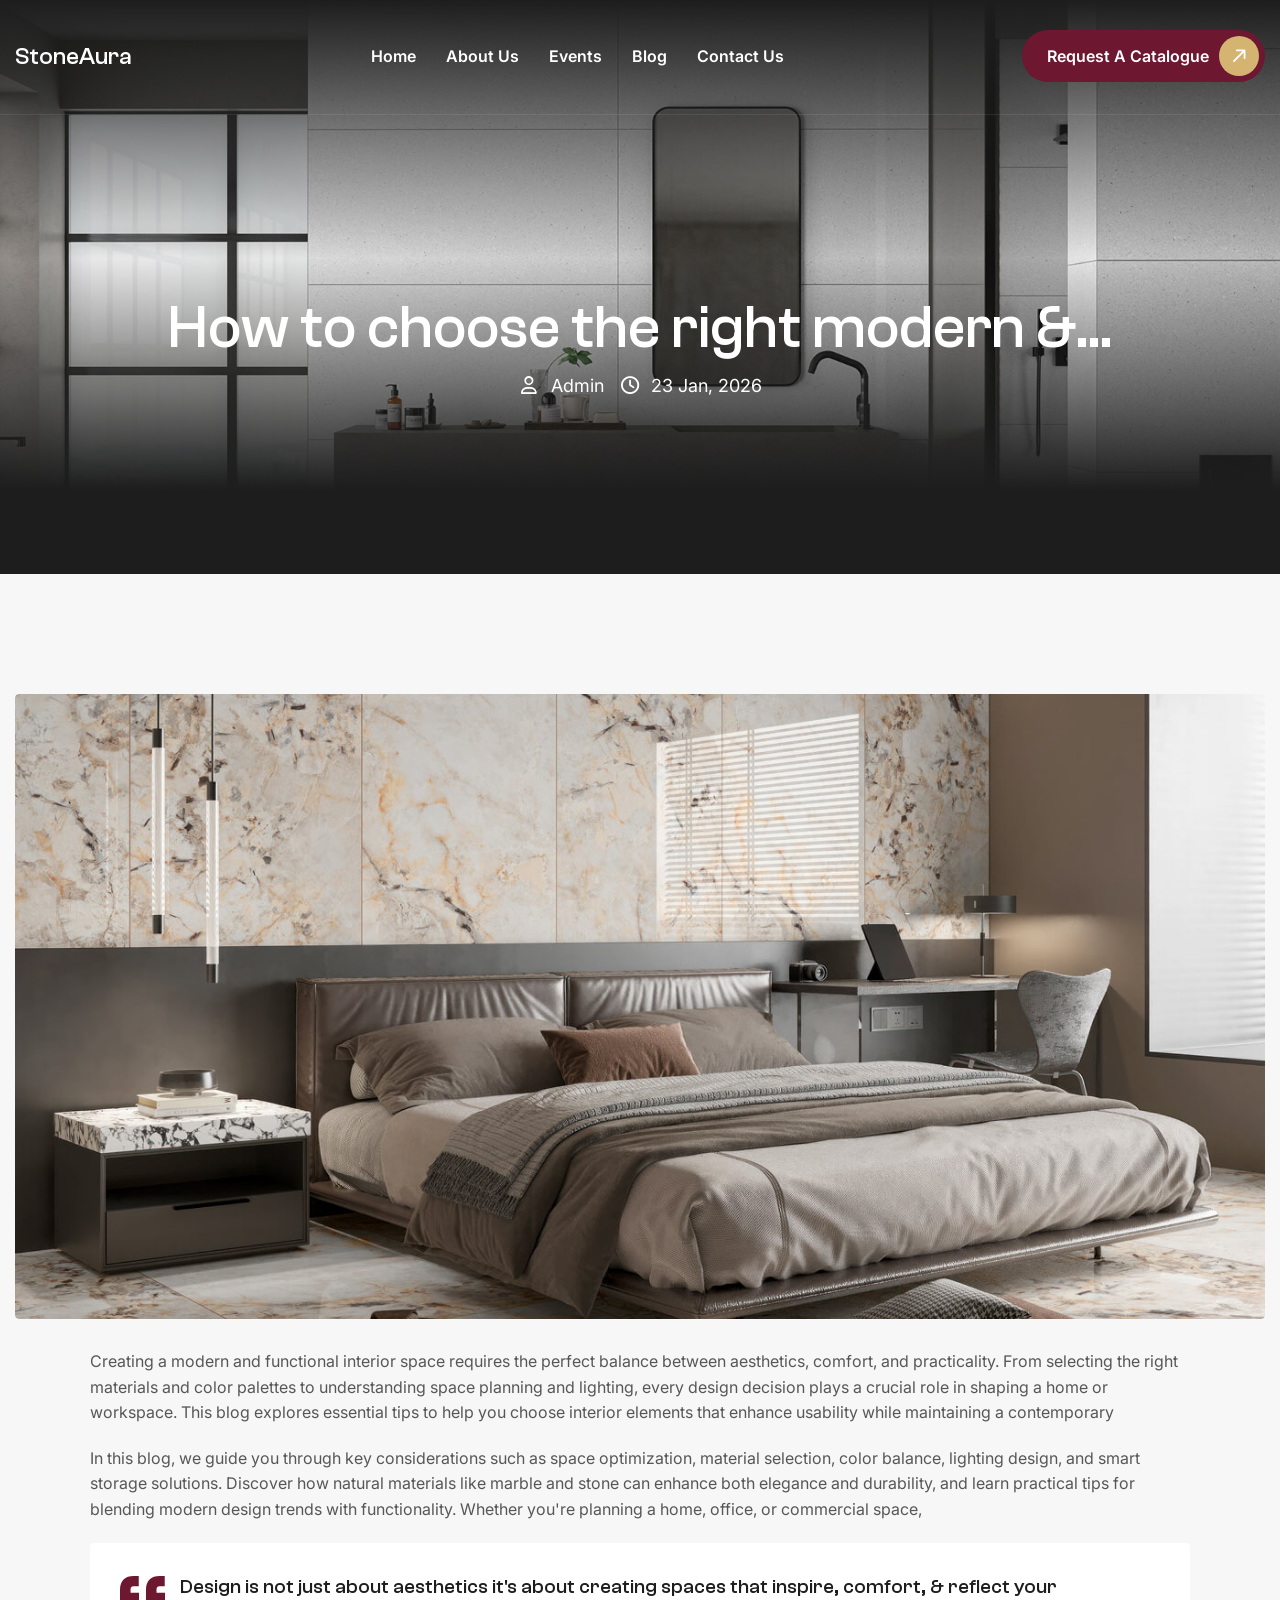
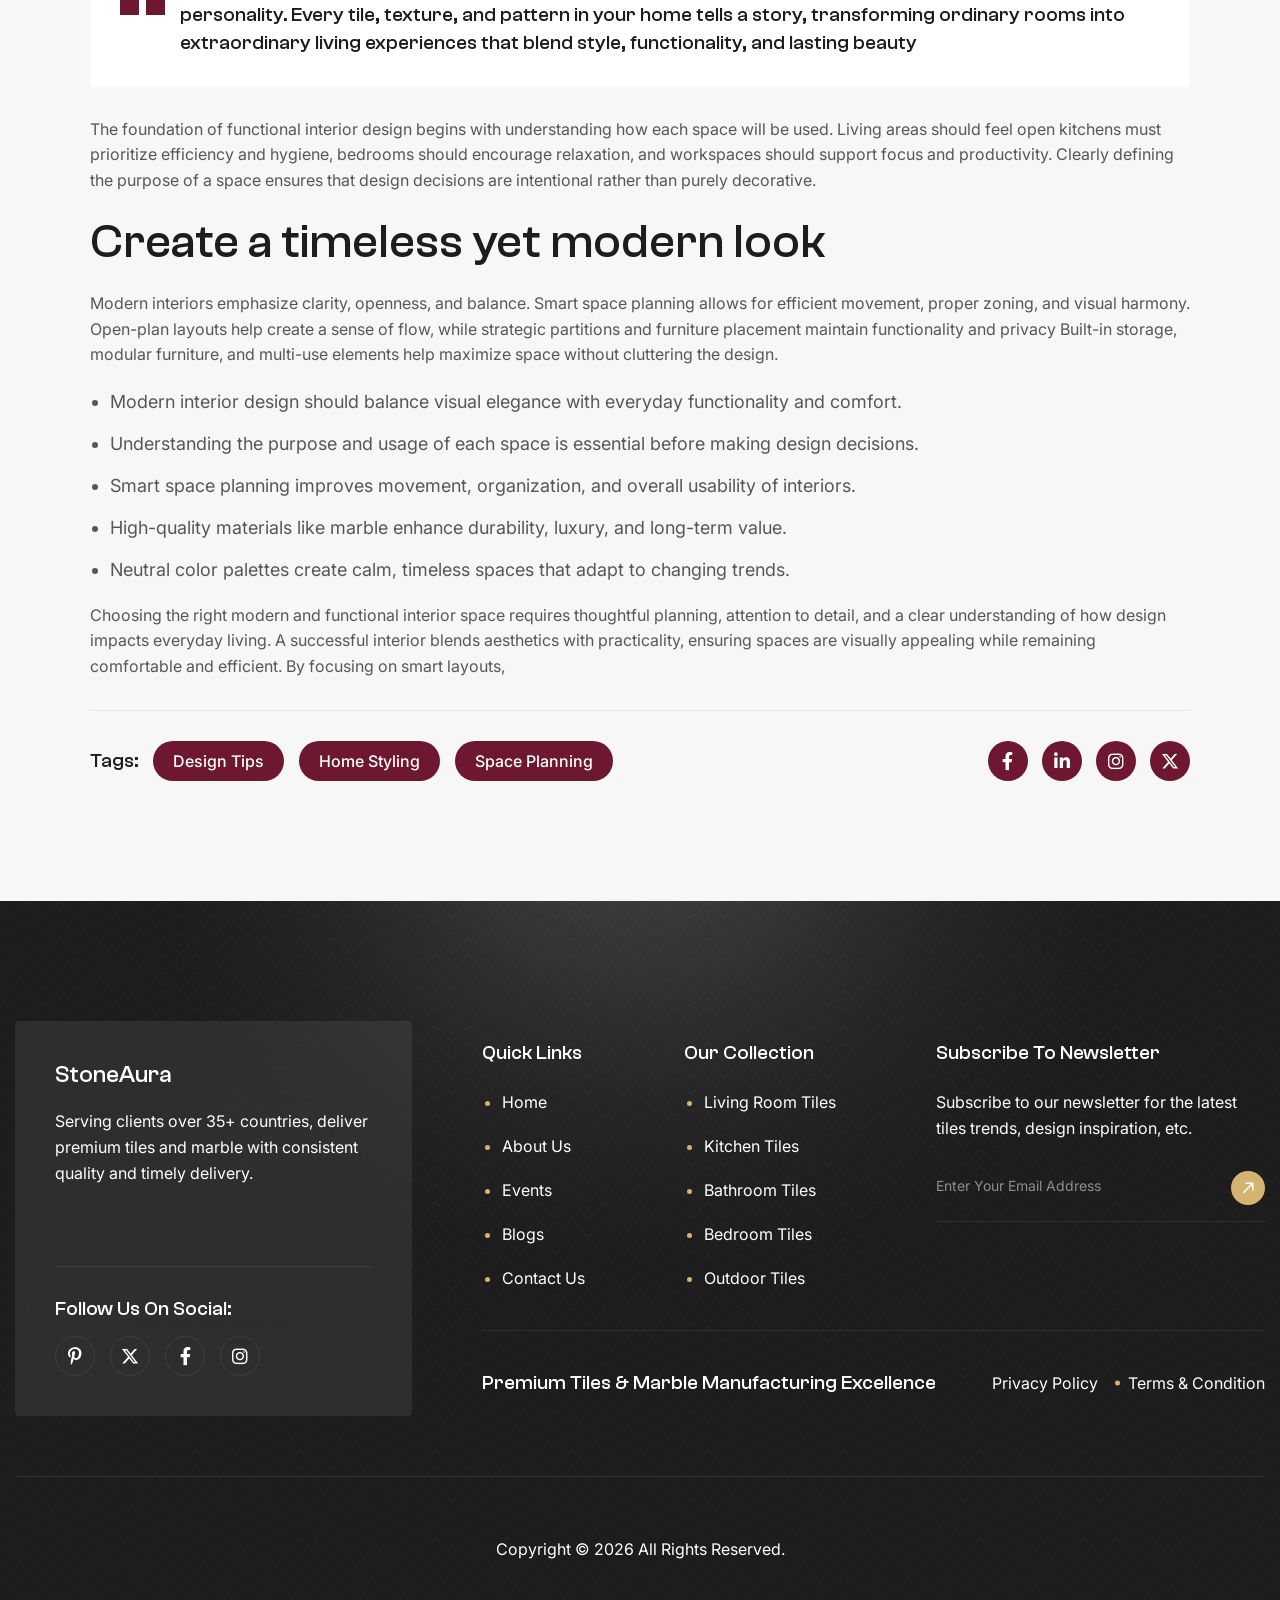
<file: SASP/blog-single.html>
<!DOCTYPE html>
<html lang="zxx">
<head>
	<!-- Meta -->
	<meta charset="utf-8">
	<meta http-equiv="X-UA-Compatible" content="IE=edge">
	<meta name="viewport" content="width=device-width, initial-scale=1.0, maximum-scale=1">
	<meta name="description" content="">
	<meta name="keywords" content="">
	<meta name="author" content="Awaiken">
	<!-- Page Title -->
    <title>StoneAura - Tiles Marble & Flooring  </title>
	<!-- Favicon Icon -->
	<link rel="shortcut icon" type="image/x-icon" href="images/favicon.png">
    <!-- Custom Fonts Css-->
	<link href="css/fonts.css" rel="stylesheet" media="screen">
    <!-- Google Fonts Css-->
    <link rel="preconnect" href="https://fonts.googleapis.com">
    <link rel="preconnect" href="https://fonts.gstatic.com" crossorigin>
    <link href="https://fonts.googleapis.com/css2?family=Inter:ital,opsz,wght@0,14..32,100..900;1,14..32,100..900&display=swap" rel="stylesheet">
	<!-- Bootstrap Css -->
	<link href="css/bootstrap.min.css" rel="stylesheet" media="screen">
	<!-- SlickNav Css -->
	<link href="css/slicknav.min.css" rel="stylesheet">
	<!-- Swiper Css -->
	<link rel="stylesheet" href="css/swiper-bundle.min.css">
	<!-- Font Awesome Icon Css-->
	<link href="css/all.min.css" rel="stylesheet" media="screen">
	<!-- Animated Css -->
	<link href="css/animate.css" rel="stylesheet">
    <!-- Magnific Popup Core Css File -->
	<link rel="stylesheet" href="css/magnific-popup.css">
	<!-- Mouse Cursor Css File -->
	<link rel="stylesheet" href="css/mousecursor.css">
	<!-- Main Custom Css -->
	<link href="css/custom.css" rel="stylesheet" media="screen">
</head>
<body>

    <!-- Preloader Start -->
	<div class="preloader">
		<div class="loading-container">
			<div class="loading"></div>
			<div id="loading-icon"><img src="images/loader.svg" alt=""></div>
		</div>
	</div>
	<!-- Preloader End -->

    <!-- Header Start -->
	<header class="main-header main-header-silver">
		<div class="header-sticky">
			<nav class="navbar navbar-expand-lg">
				<div class="container">
					<!-- Logo Start -->
					<a class="navbar-brand" href="./">
						 <h4 style="color: white;">StoneAura</h4>
                        
					</a>
					<!-- Logo End -->

                    <!-- Main Menu Start -->
                    <div class="collapse navbar-collapse main-menu">
                        <div class="nav-menu-wrapper">
                            <ul class="navbar-nav mr-auto" id="menu">
                                        <li class="nav-item"><a class="nav-link" href="index.html">Home</a></li>
                                    
                                <li class="nav-item"><a class="nav-link" href="about.html">About Us</a>
                                <li class="nav-item"><a class="nav-link" href="events.html">Events</a></li>
                                <li class="nav-item"><a class="nav-link" href="blog.html">Blog</a></li>
                                <li class="nav-item"><a class="nav-link" href="contact.html">Contact Us</a></li>
                                <li class="nav-item highlighted-menu"><a class="nav-link" href="#">Request a Catalogue</a></li>
                            </ul>
                        </div>
                        
                        <!-- Header Btn Start -->
                        <div class="header-btn">
                            <a href="#" class="btn-default btn-highlighted">Request a Catalogue</a>
                        </div>
                        <!-- Header Btn End -->
                    </div>
					<!-- Main Menu End -->
					<div class="navbar-toggle"></div>
				</div>
			</nav>
			<div class="responsive-menu"></div>
		</div>
	</header>
	<!-- Header End -->

    <!-- Page Header Section Start -->
    <div class="page-header dark-section parallaxie">
        <div class="container">
            <div class="row">
                <div class="col-lg-12">
                    <!-- Page Header Box Start -->
                    <div class="page-header-box">
                        <h1 class="text-anime-style-3" data-cursor="-opaque">How to choose the right modern &...</h1>
                        <div class="post-single-meta wow fadeInUp">
							<ol class="breadcrumb">
                                <li><i class="fa-regular fa-user"></i> Admin</li>
								<li><i class="fa-regular fa-clock"></i> 23 Jan, 2026</li>
                            </ol>
						</div>
                    </div>
                    <!-- Page Header Box End -->
                </div>
            </div>
        </div>
    </div>
    <!-- Page Header Section End -->

    <!-- Page Single Post Start -->
    <div class="page-single-post">
        <div class="container">
            <div class="row">
                <div class="col-lg-12">
                    <!-- Post Featured Image Start -->
                    <div class="post-image">
                        <figure class="image-anime reveal">
                            <img src="images/post-1.jpg" alt="">
                        </figure>
                    </div>
                    <!-- Post Featured Image Start -->

                    <!-- Post Single Content Start -->
                    <div class="post-content">
                        <!-- Post Entry Start -->
                        <div class="post-entry">
                            <p class="wow fadeInUp">Creating a modern and functional interior space requires the perfect balance between aesthetics, comfort, and practicality. From selecting the right materials and color palettes to understanding space planning and lighting, every design decision plays a crucial role in shaping a home or workspace. This blog explores essential tips to help you choose interior elements that enhance usability while maintaining a contemporary</p>

                            <p class="wow fadeInUp" data-wow-delay="0.2s">In this blog, we guide you through key considerations such as space optimization, material selection, color balance, lighting design, and smart storage solutions. Discover how natural materials like marble and stone can enhance both elegance and durability, and learn practical tips for blending modern design trends with functionality. Whether you're planning a home, office, or commercial space,</p>
                            
                            <blockquote class="wow fadeInUp" data-wow-delay="0.4s">
                                <p>Design is not just about aesthetics it's about creating spaces that inspire, comfort, & reflect your personality. Every tile, texture, and pattern in your home tells a story, transforming ordinary rooms into extraordinary living experiences that blend style, functionality, and lasting beauty</p>
                            </blockquote>

                            <p class="wow fadeInUp" data-wow-delay="0.6s">The foundation of functional interior design begins with understanding how each space will be used. Living areas should feel open kitchens must prioritize efficiency and hygiene, bedrooms should encourage relaxation, and workspaces should support focus and productivity. Clearly defining the purpose of a space ensures that design decisions are intentional rather than purely decorative.</p>

                            <h2 class="wow fadeInUp" data-wow-delay="0.8s">Create a timeless yet modern look</h2>

                            <p class="wow fadeInUp" data-wow-delay="1s">Modern interiors emphasize clarity, openness, and balance. Smart space planning allows for efficient movement, proper zoning, and visual harmony. Open-plan layouts help create a sense of flow, while strategic partitions and furniture placement maintain functionality and privacy Built-in storage, modular furniture, and multi-use elements help maximize space without cluttering the design.</p>

                            <ul class="wow fadeInUp" data-wow-delay="1.2s">
                                <li>Modern interior design should balance visual elegance with everyday functionality and comfort.</li>
                                <li>Understanding the purpose and usage of each space is essential before making design decisions.</li>
                                <li>Smart space planning improves movement, organization, and overall usability of interiors.</li>
                                <li>High-quality materials like marble enhance durability, luxury, and long-term value.</li>
                                <li>Neutral color palettes create calm, timeless spaces that adapt to changing trends.</li>
                            </ul>

                            <p class="wow fadeInUp" data-wow-delay="1.4s">Choosing the right modern and functional interior space requires thoughtful planning, attention to detail, and a clear understanding of how design impacts everyday living. A successful interior blends aesthetics with practicality, ensuring spaces are visually appealing while remaining comfortable and efficient. By focusing on smart layouts,</p>
                        </div>
                        <!-- Post Entry End -->

                        <!-- Post Tag Links Start -->
                        <div class="post-tag-links">
                            <div class="row align-items-center">
                                <div class="col-lg-8">
                                    <!-- Post Tags Start -->
                                    <div class="post-tags wow fadeInUp" data-wow-delay="0.5s">
                                        <span class="tag-links">
                                            Tags:
                                            <a href="#">Design Tips</a>
                                            <a href="#">Home Styling</a>
                                            <a href="#">Space Planning</a>
                                        </span>
                                    </div>
                                    <!-- Post Tags End -->
                                </div>

                                <div class="col-lg-4">
                                    <!-- Post Social Links Start -->
                                    <div class="post-social-sharing wow fadeInUp" data-wow-delay="0.5s">
                                        <ul>
                                            <li><a href="#"><i class="fa-brands fa-facebook-f"></i></a></li>
                                            <li><a href="#"><i class="fa-brands fa-linkedin-in"></i></a></li>
                                            <li><a href="#"><i class="fa-brands fa-instagram"></i></a></li>
                                            <li><a href="#"><i class="fa-brands fa-x-twitter"></i></a></li>
                                        </ul>
                                    </div>
                                    <!-- Post Social Links End -->
                                </div>
                            </div>
                        </div>
                        <!-- Post Tag Links End -->
                    </div>
                    <!-- Post Single Content End -->
                </div>
            </div>
        </div>
    </div>
    <!-- Page Single Post End -->

    <!-- Main Footer Start -->
    <footer class="main-footer dark-section">
        <div class="container">
            <div class="row align-items-center">
                <div class="col-lg-4">
                    <!-- About Footer Start -->
                    <div class="about-footer-box">
                        <!-- Footer Logo Start -->
                        <div class="footer-logo">
                             <h4 style="color: white;">StoneAura</h4>
                        </div> 
                        <!-- Footer Logo End -->
                        
                        <!-- About Footer Content Start -->
                        <div class="about-footer-content">
                            <p>Serving clients over 35+ countries, deliver premium tiles and marble with consistent quality and timely delivery.</p>
                        </div>
                        <!-- About Footer Content End -->

                        <!-- Footer Social Links Start -->
                        <div class="footer-social-links">
                            <h2>Follow Us On Social:</h2>
                            <ul>
                                <li><a href="#"><i class="fa-brands fa-pinterest-p"></i></a></li>
                                <li><a href="#"><i class="fa-brands fa-x-twitter"></i></a></li>
                                <li><a href="#"><i class="fab fa-facebook-f"></i></a></li>
                                <li><a href="#"><i class="fa-brands fa-instagram"></i></a></li>
                            </ul>
                        </div>
                        <!-- Footer Social Links End -->
                    </div>
                    <!-- About Footer End -->
                </div>

                <div class="col-lg-8">
                    <!-- Footer Links Box Start -->
                    <div class="footer-links-box">
                        <!-- Footer Links Start -->
                        <div class="footer-links">
                            <h2>Quick Links</h2>
                            <ul>
                                <li><a href="index.html">Home</a></li>
                                <li><a href="about.html">About Us</a></li>
                                <li><a href="events.html">Events</a></li>
                                <li><a href="blog.html">Blogs</a></li>
                                <li><a href="contact.html">Contact Us</a></li>
                            </ul>
                        </div>
                        <!-- Footer Links End -->

                        <!-- Footer Links Start -->
                        <div class="footer-links">
                            <h2>Our Collection</h2>
                            <ul>
                                <li><a href="collection.html">Living Room Tiles</a></li>
                                <li><a href="collection.html">Kitchen Tiles</a></li>
                                <li><a href="collection.html">Bathroom Tiles</a></li>
                                <li><a href="collection.html">Bedroom Tiles</a></li>
                                <li><a href="collection.html">Outdoor Tiles</a></li>
                            </ul>
                        </div>
                        <!-- Footer Links End -->

                        <!-- Footer Newsletter Form Start -->
                        <div class="footer-links footer-newsletter-form">
                            <h2>Subscribe To Newsletter</h2>
                            <p>Subscribe to our newsletter for the latest tiles trends, design inspiration, etc.</p>
                            <form id="newslettersForm" action="#" method="POST">
                                <div class="form-group">
                                    <input type="email" name="mail" class="form-control" id="mail" placeholder="Enter Your Email Address" required>
                                    <button type="submit" class="newsletter-btn"><img src="images/arrow-white.svg" alt=""></button>
                                </div>
                            </form>
                        </div>
                        <!-- Footer Newsletter Form End -->

                        <!-- Footer Policy Info Box Start -->
                        <div class="footer-policy-info-box">
                            <!-- Footer Policy Box Title Start -->
                            <div class="footer-policy-box-title">
                                <h3>Premium Tiles & Marble Manufacturing Excellence</h3>
                            </div>
                            <!-- Footer Policy Box Title End -->

                            <!-- Footer Privacy Policy Start -->
                            <div class="footer-privacy-policy">
                                <ul>
                                    <li><a href="#">Privacy Policy</a></li>
                                    <li><a href="#">Terms & Condition</a></li>
                                </ul>
                            </div>
                            <!-- Footer Privacy Policy End -->
                        </div>
                        <!-- Footer Policy Info Box End -->
                    </div>
                    <!-- Footer Links Box End -->
                </div>

                <div class="col-lg-12">
                    <!-- Footer Copyright Text Start -->
                    <div class="footer-copyright-text">
                        <p>Copyright © 2026 All Rights Reserved.</p>
                    </div>
                    <!-- Footer Copyright Text End -->
                </div>
            </div>
        </div>
    </footer>
    <!-- Main Footer End -->

    <!-- Jquery Library File -->
    <script src="js/jquery-3.7.1.min.js"></script>
    <!-- Bootstrap js file -->
    <script src="js/bootstrap.min.js"></script>
    <!-- Validator js file -->
    <script src="js/validator.min.js"></script>
    <!-- SlickNav js file -->
    <script src="js/jquery.slicknav.js"></script>
    <!-- Swiper js file -->
    <script src="js/swiper-bundle.min.js"></script>
    <!-- Counter js file -->
    <script src="js/jquery.waypoints.min.js"></script>
    <script src="js/jquery.counterup.min.js"></script>
    <!-- Magnific js file -->
    <script src="js/jquery.magnific-popup.min.js"></script>
    <!-- SmoothScroll -->
    <script src="js/SmoothScroll.js"></script>
    <!-- Parallax js -->
    <script src="js/parallaxie.js"></script>
    <!-- MagicCursor js file -->
    <script src="js/gsap.min.js"></script>
    <script src="js/magiccursor.js"></script>
    <!-- Text Effect js file -->
    <script src="js/SplitText.min.js"></script>
    <script src="js/ScrollTrigger.min.js"></script>
    <!-- YTPlayer js File -->
    <script src="js/jquery.mb.YTPlayer.min.js"></script>
    <!-- Wow js file -->
    <script src="js/wow.min.js"></script>
    <!-- Main Custom js file -->
    <script src="js/function.js"></script>
</body>
</html>
</file>
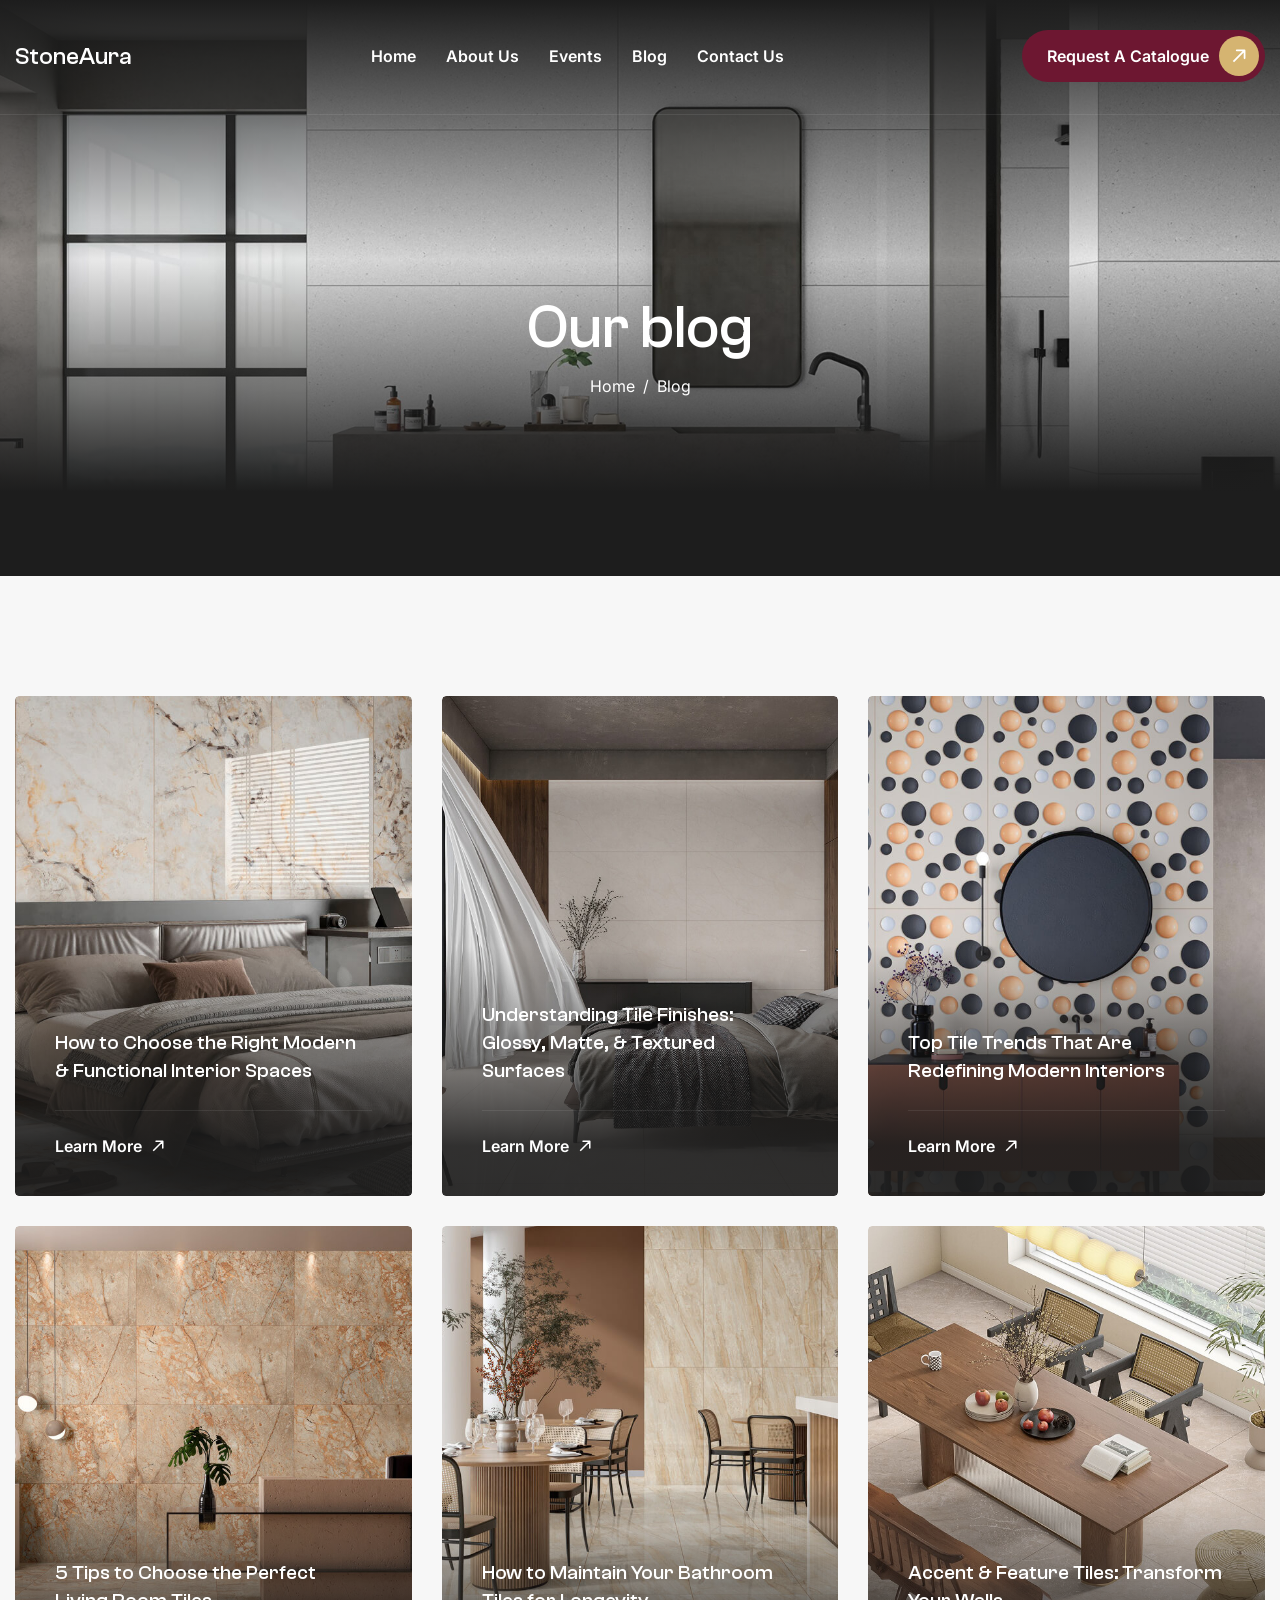
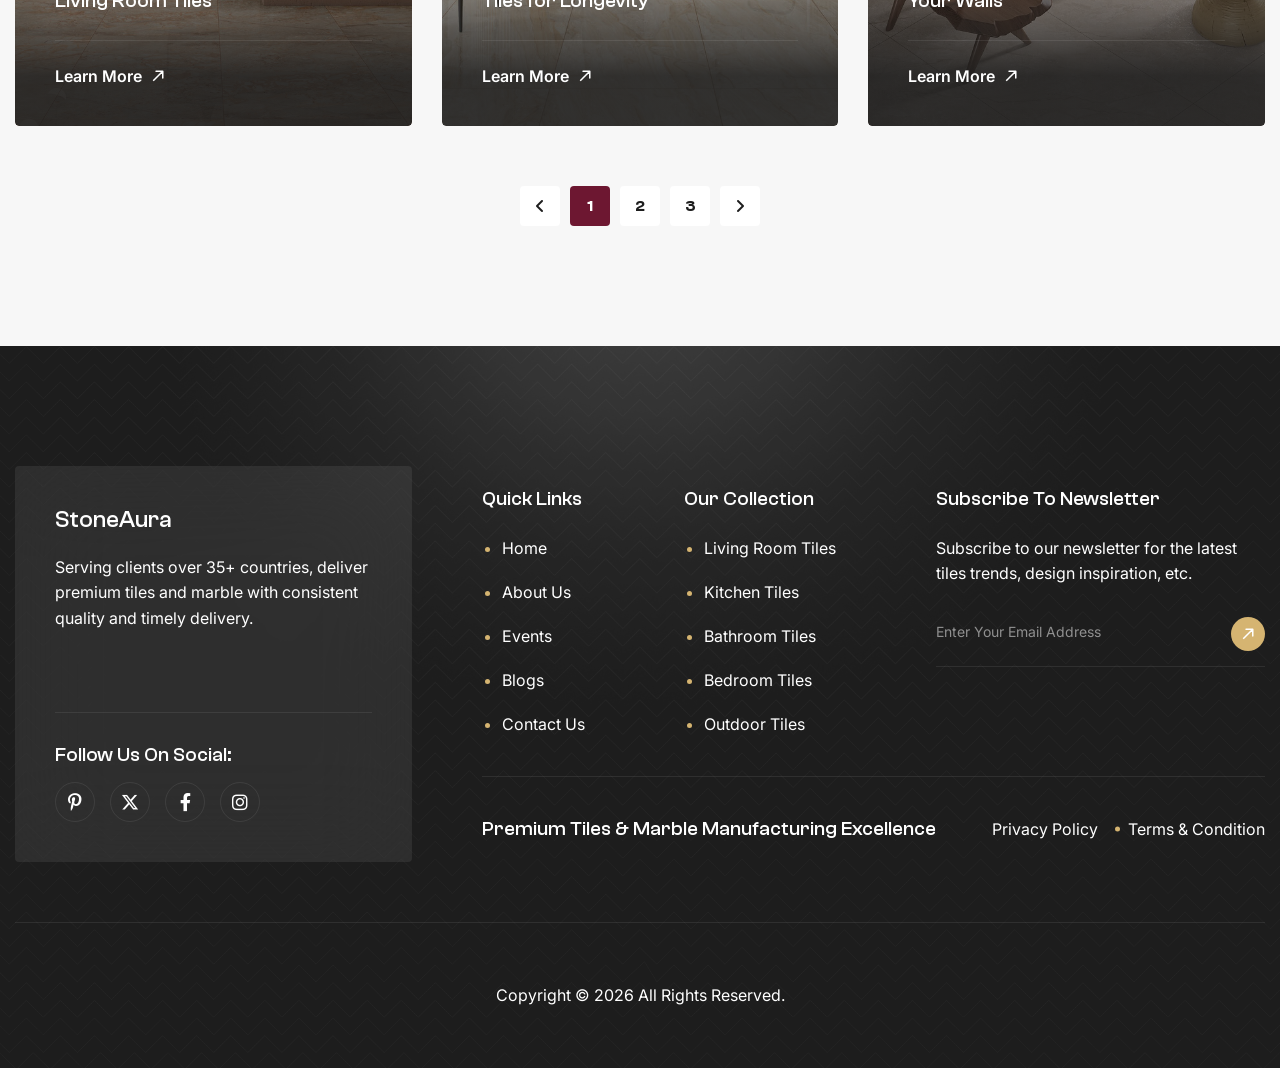
<file: SASP/blog.html>
<!DOCTYPE html>
<html lang="zxx">
<head>
	<!-- Meta -->
	<meta charset="utf-8">
	<meta http-equiv="X-UA-Compatible" content="IE=edge">
	<meta name="viewport" content="width=device-width, initial-scale=1.0, maximum-scale=1">
	<meta name="description" content="">
	<meta name="keywords" content="">
	<meta name="author" content="Awaiken">
	<!-- Page Title -->
    <title>StoneAura - Tiles Marble & Flooring  </title>
	<!-- Favicon Icon -->
	<link rel="shortcut icon" type="image/x-icon" href="images/favicon.png">
    <!-- Custom Fonts Css-->
	<link href="css/fonts.css" rel="stylesheet" media="screen">
    <!-- Google Fonts Css-->
    <link rel="preconnect" href="https://fonts.googleapis.com">
    <link rel="preconnect" href="https://fonts.gstatic.com" crossorigin>
    <link href="https://fonts.googleapis.com/css2?family=Inter:ital,opsz,wght@0,14..32,100..900;1,14..32,100..900&display=swap" rel="stylesheet">
	<!-- Bootstrap Css -->
	<link href="css/bootstrap.min.css" rel="stylesheet" media="screen">
	<!-- SlickNav Css -->
	<link href="css/slicknav.min.css" rel="stylesheet">
	<!-- Swiper Css -->
	<link rel="stylesheet" href="css/swiper-bundle.min.css">
	<!-- Font Awesome Icon Css-->
	<link href="css/all.min.css" rel="stylesheet" media="screen">
	<!-- Animated Css -->
	<link href="css/animate.css" rel="stylesheet">
    <!-- Magnific Popup Core Css File -->
	<link rel="stylesheet" href="css/magnific-popup.css">
	<!-- Mouse Cursor Css File -->
	<link rel="stylesheet" href="css/mousecursor.css">
	<!-- Main Custom Css -->
	<link href="css/custom.css" rel="stylesheet" media="screen">
</head>
<body>

    <!-- Preloader Start -->
	<div class="preloader">
		<div class="loading-container">
			<div class="loading"></div>
			<div id="loading-icon"><img src="images/loader.svg" alt=""></div>
		</div>
	</div>
	<!-- Preloader End -->

    <!-- Header Start -->
	<header class="main-header main-header-silver">
		<div class="header-sticky">
			<nav class="navbar navbar-expand-lg">
				<div class="container">
					<!-- Logo Start -->
					<a class="navbar-brand" href="./">
						 <h4 style="color: white;">StoneAura</h4>
					</a>
					<!-- Logo End -->

                    <!-- Main Menu Start -->
                    <div class="collapse navbar-collapse main-menu">
                        <div class="nav-menu-wrapper">
                            <ul class="navbar-nav mr-auto" id="menu">
                                        <li class="nav-item"><a class="nav-link" href="index.html">Home</a></li>
                                    
                                <li class="nav-item"><a class="nav-link" href="about.html">About Us</a>
                                <li class="nav-item"><a class="nav-link" href="events.html">Events</a></li>
                                <li class="nav-item"><a class="nav-link" href="blog.html">Blog</a></li>
                                <li class="nav-item"><a class="nav-link" href="contact.html">Contact Us</a></li>
                                <li class="nav-item highlighted-menu"><a class="nav-link" href="#">Request a Catalogue</a></li>
                            </ul>
                        </div>
                        
                        <!-- Header Btn Start -->
                        <div class="header-btn">
                            <a href="#" class="btn-default btn-highlighted">Request a Catalogue</a>
                        </div>
                        <!-- Header Btn End -->
                    </div>
					<!-- Main Menu End -->
					<div class="navbar-toggle"></div>
				</div>
			</nav>
			<div class="responsive-menu"></div>
		</div>
	</header>
	<!-- Header End -->

    <!-- Page Header Section Start -->
    <div class="page-header dark-section parallaxie">
        <div class="container">
            <div class="row">
                <div class="col-lg-12">
                    <!-- Page Header Box Start -->
                    <div class="page-header-box">
                        <h1 class="text-anime-style-3" data-cursor="-opaque">Our blog</h1>
                        <nav class="wow fadeInUp">
                            <ol class="breadcrumb">
                                <li class="breadcrumb-item"><a href="./">home</a></li>
                                <li class="breadcrumb-item active" aria-current="page">Blog</li>
                            </ol>
                        </nav>
                    </div>
                    <!-- Page Header Box End -->
                </div>
            </div>
        </div>
    </div>
    <!-- Page Header Section End -->

    <!-- Page Blog Start -->
    <div class="page-blog">
        <div class="container">
            <div class="row">
                <div class="col-xl-4 col-md-6">
                    <!-- Post Item Start -->
                    <div class="post-item wow fadeInUp">
                        <!-- Post Featured Image Start -->
                        <div class="post-featured-image">
                            <a href="blog-single.html" data-cursor-text="View">
                                <figure>
                                    <img src="images/post-1.jpg" alt="">
                                </figure>
                            </a>
                        </div>
                        <!-- Post Featured Image End -->

                        <!-- Post Item Body Start -->
                        <div class="post-item-body">
                            <!-- Post Item Content Start -->
                            <div class="post-item-content">
                                <h2><a href="blog-single.html">How to Choose the Right Modern & Functional Interior Spaces</a></h2>
                            </div>
                            <!-- Post Item Content End -->

                            <!-- Post Item Button Start-->
                            <div class="post-item-btn">
                                <a href="blog-single.html" class="readmore-btn">Learn More</a>
                            </div>
                            <!-- Post Item Button End-->
                        </div>
                        <!-- Post Item Body End -->
                    </div>
                    <!-- Post Item End -->
                </div>

                <div class="col-xl-4 col-md-6">
                    <!-- Post Item Start -->
                    <div class="post-item wow fadeInUp" data-wow-delay="0.2s">
                        <!-- Post Featured Image Start -->
                        <div class="post-featured-image">
                            <a href="blog-single.html" data-cursor-text="View">
                                <figure>
                                    <img src="images/post-2.jpg" alt="">
                                </figure>
                            </a>
                        </div>
                        <!-- Post Featured Image End -->

                        <!-- Post Item Body Start -->
                        <div class="post-item-body">
                            <!-- Post Item Content Start -->
                            <div class="post-item-content">
                                <h2><a href="blog-single.html">Understanding Tile Finishes: Glossy, Matte, & Textured Surfaces</a></h2>
                            </div>
                            <!-- Post Item Content End -->

                            <!-- Post Item Button Start-->
                            <div class="post-item-btn">
                                <a href="blog-single.html" class="readmore-btn">Learn More</a>
                            </div>
                            <!-- Post Item Button End-->
                        </div>
                        <!-- Post Item Body End -->
                    </div>
                    <!-- Post Item End -->
                </div>

                <div class="col-xl-4 col-md-6">
                    <!-- Post Item Start -->
                    <div class="post-item wow fadeInUp" data-wow-delay="0.4s">
                        <!-- Post Featured Image Start -->
                        <div class="post-featured-image">
                            <a href="blog-single.html" data-cursor-text="View">
                                <figure>
                                    <img src="images/post-3.jpg" alt="">
                                </figure>
                            </a>
                        </div>
                        <!-- Post Featured Image End -->

                        <!-- Post Item Body Start -->
                        <div class="post-item-body">
                            <!-- Post Item Content Start -->
                            <div class="post-item-content">
                                <h2><a href="blog-single.html">Top Tile Trends That Are Redefining Modern Interiors</a></h2>
                            </div>
                            <!-- Post Item Content End -->

                            <!-- Post Item Button Start-->
                            <div class="post-item-btn">
                                <a href="blog-single.html" class="readmore-btn">Learn More</a>
                            </div>
                            <!-- Post Item Button End-->
                        </div>
                        <!-- Post Item Body End -->
                    </div>
                    <!-- Post Item End -->
                </div>

                <div class="col-xl-4 col-md-6">
                    <!-- Post Item Start -->
                    <div class="post-item wow fadeInUp" data-wow-delay="0.6s">
                        <!-- Post Featured Image Start -->
                        <div class="post-featured-image">
                            <a href="blog-single.html" data-cursor-text="View">
                                <figure>
                                    <img src="images/post-4.jpg" alt="">
                                </figure>
                            </a>
                        </div>
                        <!-- Post Featured Image End -->

                        <!-- Post Item Body Start -->
                        <div class="post-item-body">
                            <!-- Post Item Content Start -->
                            <div class="post-item-content">
                                <h2><a href="blog-single.html">5 Tips to Choose the Perfect Living Room Tiles</a></h2>
                            </div>
                            <!-- Post Item Content End -->

                            <!-- Post Item Button Start-->
                            <div class="post-item-btn">
                                <a href="blog-single.html" class="readmore-btn">Learn More</a>
                            </div>
                            <!-- Post Item Button End-->
                        </div>
                        <!-- Post Item Body End -->
                    </div>
                    <!-- Post Item End -->
                </div>

                <div class="col-xl-4 col-md-6">
                    <!-- Post Item Start -->
                    <div class="post-item wow fadeInUp" data-wow-delay="0.8s">
                        <!-- Post Featured Image Start -->
                        <div class="post-featured-image">
                            <a href="blog-single.html" data-cursor-text="View">
                                <figure>
                                    <img src="images/post-5.jpg" alt="">
                                </figure>
                            </a>
                        </div>
                        <!-- Post Featured Image End -->

                        <!-- Post Item Body Start -->
                        <div class="post-item-body">
                            <!-- Post Item Content Start -->
                            <div class="post-item-content">
                                <h2><a href="blog-single.html">How to Maintain Your Bathroom Tiles for Longevity</a></h2>
                            </div>
                            <!-- Post Item Content End -->

                            <!-- Post Item Button Start-->
                            <div class="post-item-btn">
                                <a href="blog-single.html" class="readmore-btn">Learn More</a>
                            </div>
                            <!-- Post Item Button End-->
                        </div>
                        <!-- Post Item Body End -->
                    </div>
                    <!-- Post Item End -->
                </div>

                <div class="col-xl-4 col-md-6">
                    <!-- Post Item Start -->
                    <div class="post-item wow fadeInUp" data-wow-delay="1s">
                        <!-- Post Featured Image Start -->
                        <div class="post-featured-image">
                            <a href="blog-single.html" data-cursor-text="View">
                                <figure>
                                    <img src="images/post-6.jpg" alt="">
                                </figure>
                            </a>
                        </div>
                        <!-- Post Featured Image End -->

                        <!-- Post Item Body Start -->
                        <div class="post-item-body">
                            <!-- Post Item Content Start -->
                            <div class="post-item-content">
                                <h2><a href="blog-single.html">Accent & Feature Tiles: Transform Your Walls</a></h2>
                            </div>
                            <!-- Post Item Content End -->

                            <!-- Post Item Button Start-->
                            <div class="post-item-btn">
                                <a href="blog-single.html" class="readmore-btn">Learn More</a>
                            </div>
                            <!-- Post Item Button End-->
                        </div>
                        <!-- Post Item Body End -->
                    </div>
                    <!-- Post Item End -->
                </div>

                <div class="col-lg-12">
                    <!-- Page Pagination Start -->
                    <div class="page-pagination wow fadeInUp" data-wow-delay="1.2s">
                        <ul class="pagination">
                            <li><a href="#"><i class="fa-solid fa-angle-left"></i></a></li>
                            <li class="active"><a href="#">1</a></li>
                            <li><a href="#">2</a></li>
                            <li><a href="#">3</a></li>
                            <li><a href="#"><i class="fa-solid fa-angle-right"></i></a></li>
                        </ul>
                    </div>
                    <!-- Page Pagination End -->
                </div>
            </div>
        </div>
    </div>
    <!-- Page Blog End -->

    <!-- Main Footer Start -->
    <footer class="main-footer dark-section">
        <div class="container">
            <div class="row align-items-center">
                <div class="col-lg-4">
                    <!-- About Footer Start -->
                    <div class="about-footer-box">
                        <!-- Footer Logo Start -->
                        <div class="footer-logo">
                             <h4 style="color: white;">StoneAura</h4>
                        </div> 
                        <!-- Footer Logo End -->
                        
                        <!-- About Footer Content Start -->
                        <div class="about-footer-content">
                            <p>Serving clients over 35+ countries, deliver premium tiles and marble with consistent quality and timely delivery.</p>
                        </div>
                        <!-- About Footer Content End -->

                        <!-- Footer Social Links Start -->
                        <div class="footer-social-links">
                            <h2>Follow Us On Social:</h2>
                            <ul>
                                <li><a href="#"><i class="fa-brands fa-pinterest-p"></i></a></li>
                                <li><a href="#"><i class="fa-brands fa-x-twitter"></i></a></li>
                                <li><a href="#"><i class="fab fa-facebook-f"></i></a></li>
                                <li><a href="#"><i class="fa-brands fa-instagram"></i></a></li>
                            </ul>
                        </div>
                        <!-- Footer Social Links End -->
                    </div>
                    <!-- About Footer End -->
                </div>

                <div class="col-lg-8">
                    <!-- Footer Links Box Start -->
                    <div class="footer-links-box">
                        <!-- Footer Links Start -->
                        <div class="footer-links">
                            <h2>Quick Links</h2>
                            <ul>
                                <li><a href="index.html">Home</a></li>
                                <li><a href="about.html">About Us</a></li>
                                <li><a href="events.html">Events</a></li>
                                <li><a href="blog.html">Blogs</a></li>
                                <li><a href="contact.html">Contact Us</a></li>
                            </ul>
                        </div>
                        <!-- Footer Links End -->

                        <!-- Footer Links Start -->
                        <div class="footer-links">
                            <h2>Our Collection</h2>
                            <ul>
                                <li><a href="collection.html">Living Room Tiles</a></li>
                                <li><a href="collection.html">Kitchen Tiles</a></li>
                                <li><a href="collection.html">Bathroom Tiles</a></li>
                                <li><a href="collection.html">Bedroom Tiles</a></li>
                                <li><a href="collection.html">Outdoor Tiles</a></li>
                            </ul>
                        </div>
                        <!-- Footer Links End -->

                        <!-- Footer Newsletter Form Start -->
                        <div class="footer-links footer-newsletter-form">
                            <h2>Subscribe To Newsletter</h2>
                            <p>Subscribe to our newsletter for the latest tiles trends, design inspiration, etc.</p>
                            <form id="newslettersForm" action="#" method="POST">
                                <div class="form-group">
                                    <input type="email" name="mail" class="form-control" id="mail" placeholder="Enter Your Email Address" required>
                                    <button type="submit" class="newsletter-btn"><img src="images/arrow-white.svg" alt=""></button>
                                </div>
                            </form>
                        </div>
                        <!-- Footer Newsletter Form End -->

                        <!-- Footer Policy Info Box Start -->
                        <div class="footer-policy-info-box">
                            <!-- Footer Policy Box Title Start -->
                            <div class="footer-policy-box-title">
                                <h3>Premium Tiles & Marble Manufacturing Excellence</h3>
                            </div>
                            <!-- Footer Policy Box Title End -->

                            <!-- Footer Privacy Policy Start -->
                            <div class="footer-privacy-policy">
                                <ul>
                                    <li><a href="#">Privacy Policy</a></li>
                                    <li><a href="#">Terms & Condition</a></li>
                                </ul>
                            </div>
                            <!-- Footer Privacy Policy End -->
                        </div>
                        <!-- Footer Policy Info Box End -->
                    </div>
                    <!-- Footer Links Box End -->
                </div>

                <div class="col-lg-12">
                    <!-- Footer Copyright Text Start -->
                    <div class="footer-copyright-text">
                        <p>Copyright © 2026 All Rights Reserved.</p>
                    </div>
                    <!-- Footer Copyright Text End -->
                </div>
            </div>
        </div>
    </footer>
    <!-- Main Footer End -->

    <!-- Jquery Library File -->
    <script src="js/jquery-3.7.1.min.js"></script>
    <!-- Bootstrap js file -->
    <script src="js/bootstrap.min.js"></script>
    <!-- Validator js file -->
    <script src="js/validator.min.js"></script>
    <!-- SlickNav js file -->
    <script src="js/jquery.slicknav.js"></script>
    <!-- Swiper js file -->
    <script src="js/swiper-bundle.min.js"></script>
    <!-- Counter js file -->
    <script src="js/jquery.waypoints.min.js"></script>
    <script src="js/jquery.counterup.min.js"></script>
    <!-- Magnific js file -->
    <script src="js/jquery.magnific-popup.min.js"></script>
    <!-- SmoothScroll -->
    <script src="js/SmoothScroll.js"></script>
    <!-- Parallax js -->
    <script src="js/parallaxie.js"></script>
    <!-- MagicCursor js file -->
    <script src="js/gsap.min.js"></script>
    <script src="js/magiccursor.js"></script>
    <!-- Text Effect js file -->
    <script src="js/SplitText.min.js"></script>
    <script src="js/ScrollTrigger.min.js"></script>
    <!-- YTPlayer js File -->
    <script src="js/jquery.mb.YTPlayer.min.js"></script>
    <!-- Wow js file -->
    <script src="js/wow.min.js"></script>
    <!-- Main Custom js file -->
    <script src="js/function.js"></script>
</body>
</html>
</file>
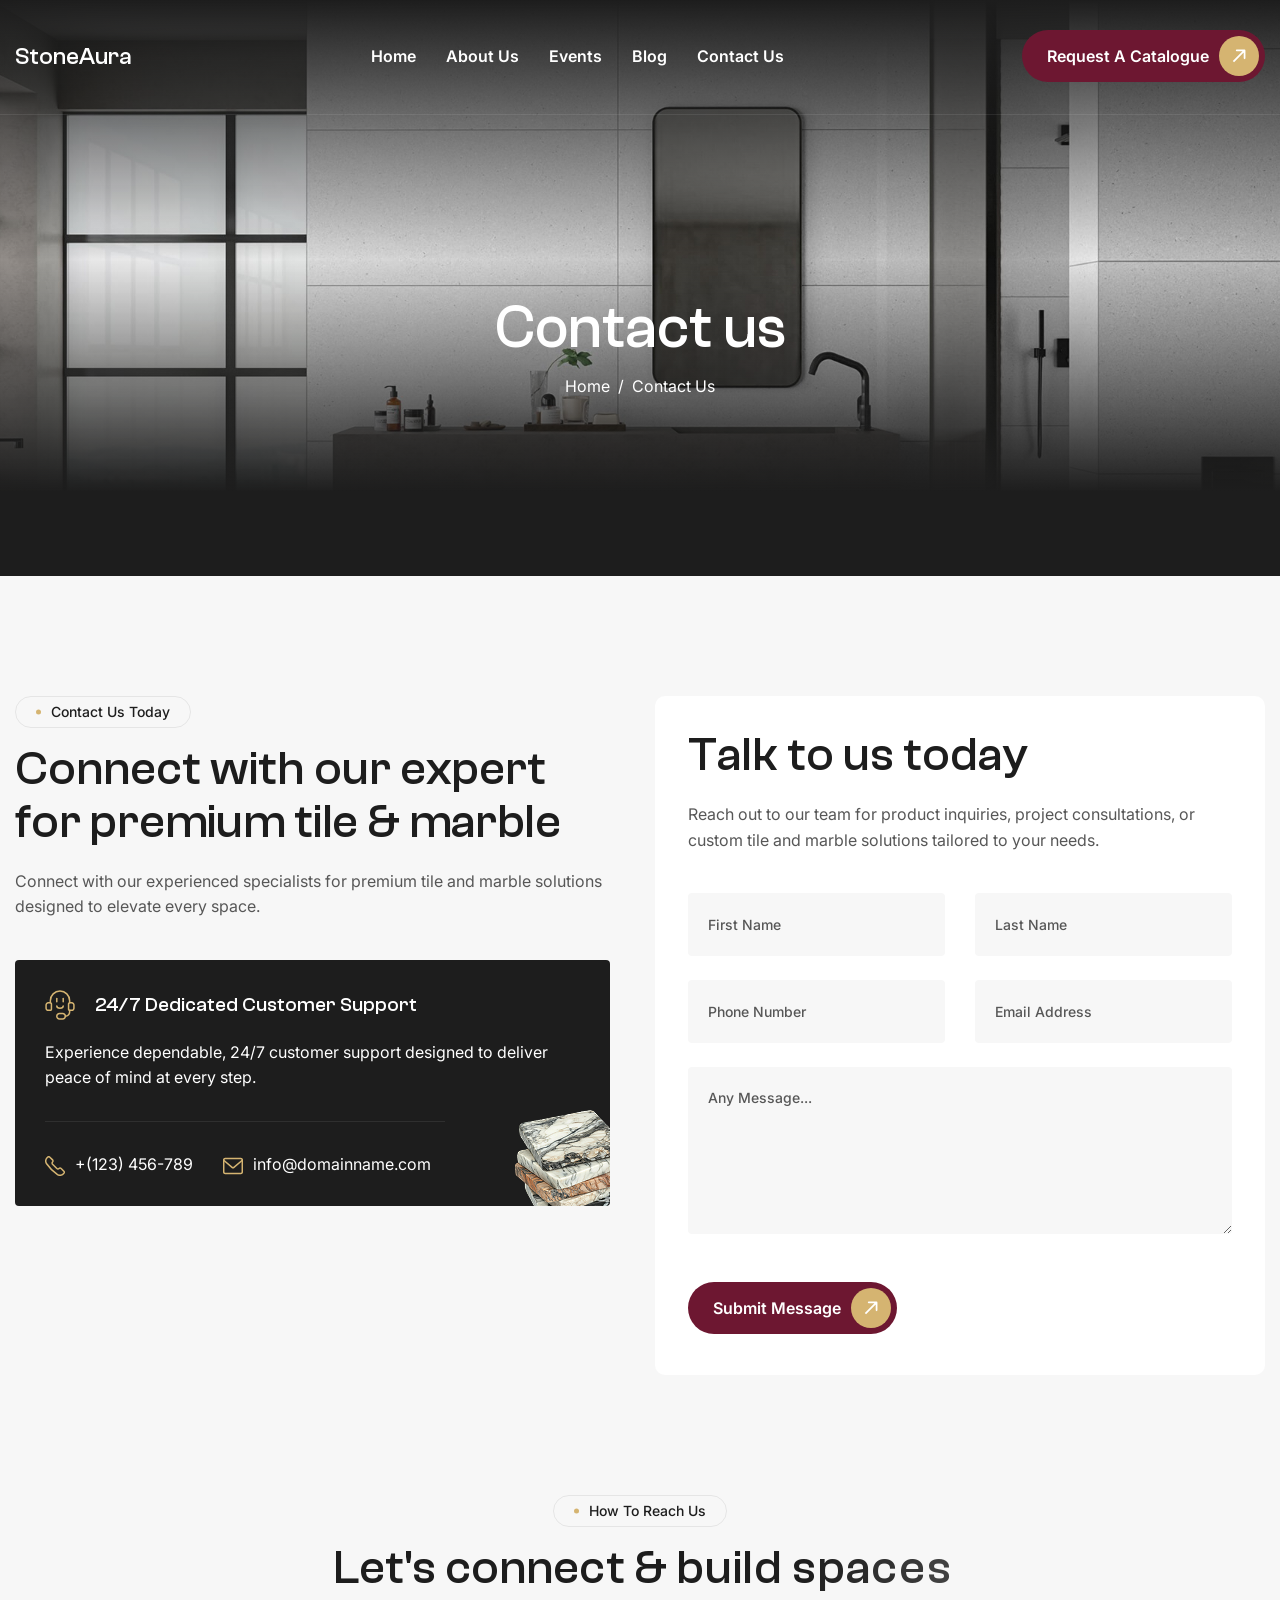
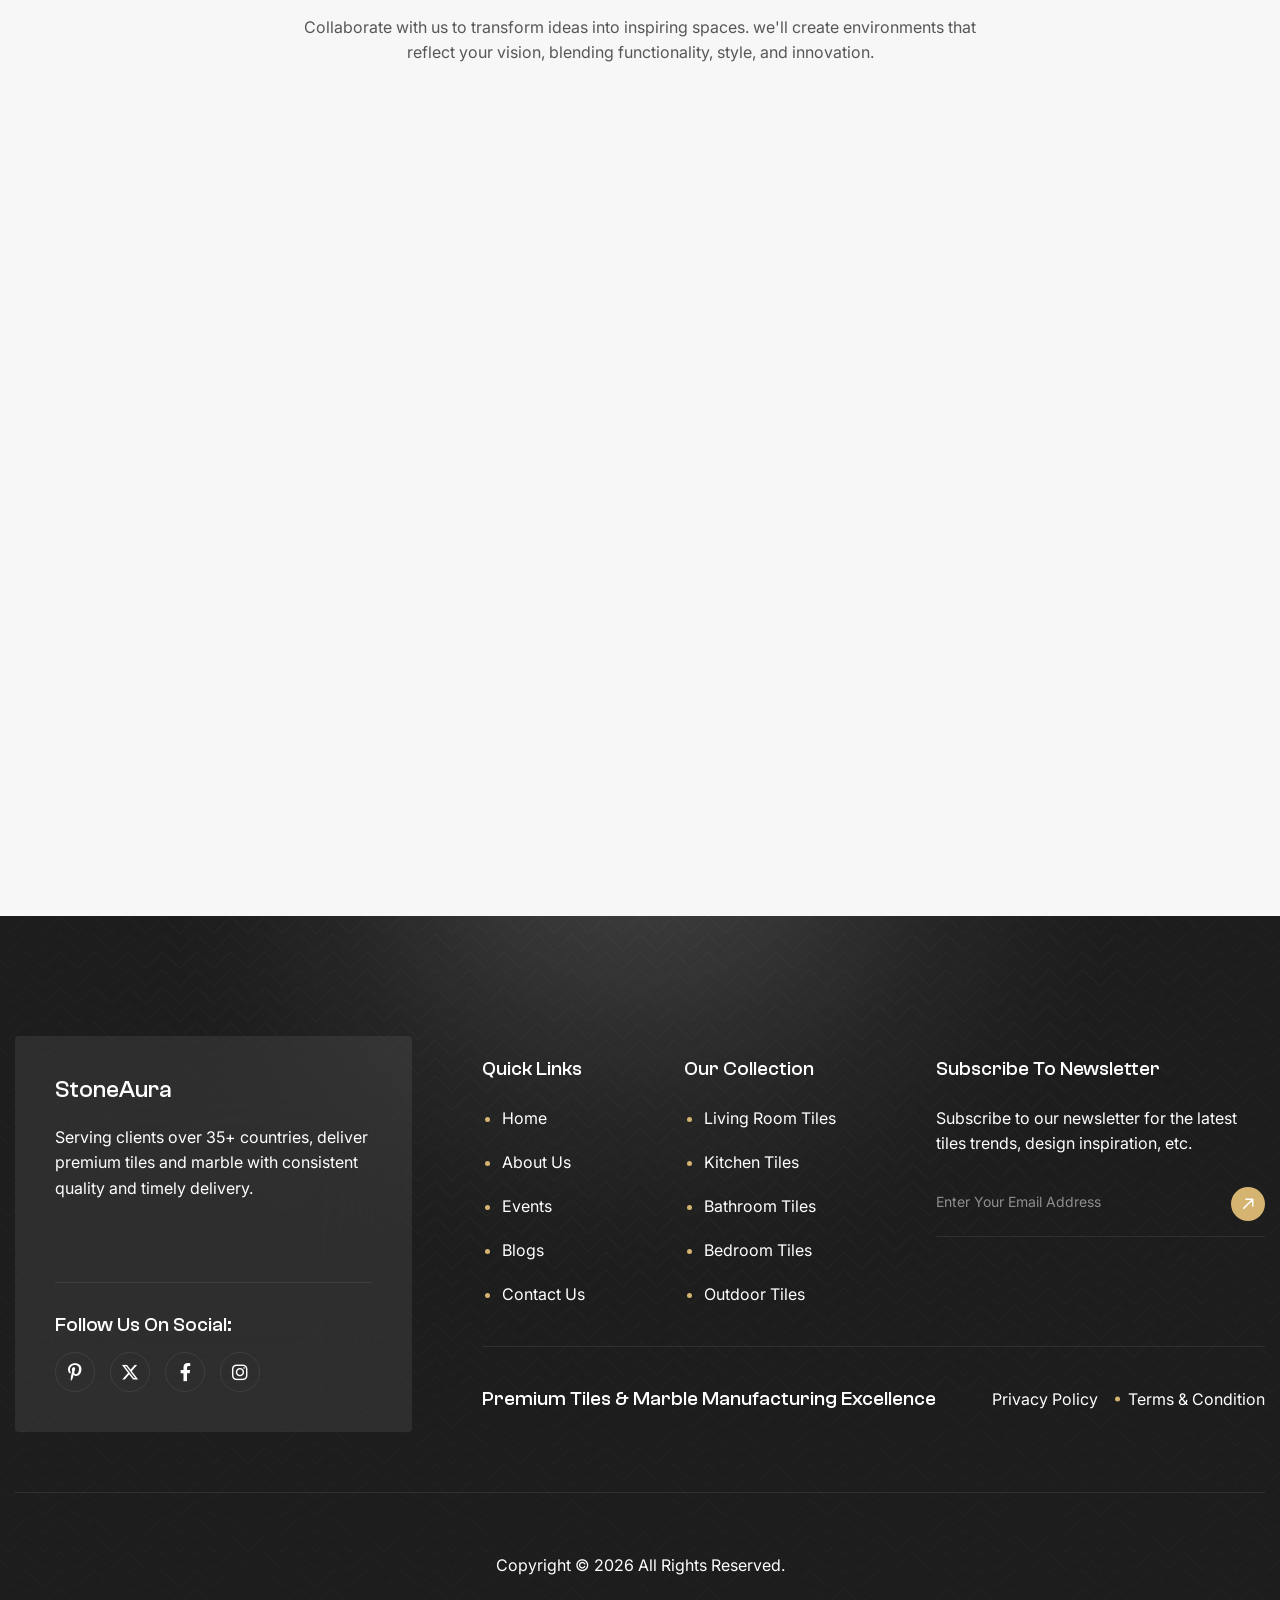
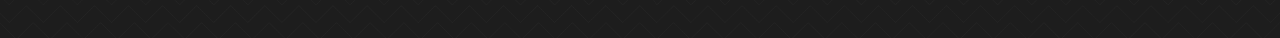
<file: SASP/contact.html>
<!DOCTYPE html>
<html lang="zxx">
<head>
	<!-- Meta -->
	<meta charset="utf-8">
	<meta http-equiv="X-UA-Compatible" content="IE=edge">
	<meta name="viewport" content="width=device-width, initial-scale=1.0, maximum-scale=1">
	<meta name="description" content="">
	<meta name="keywords" content="">
	<meta name="author" content="Awaiken">
	<!-- Page Title -->
    <title>StoneAura - Tiles Marble & Flooring  </title>
	<!-- Favicon Icon -->
	<link rel="shortcut icon" type="image/x-icon" href="images/favicon.png">
    <!-- Custom Fonts Css-->
	<link href="css/fonts.css" rel="stylesheet" media="screen">
    <!-- Google Fonts Css-->
    <link rel="preconnect" href="https://fonts.googleapis.com">
    <link rel="preconnect" href="https://fonts.gstatic.com" crossorigin>
    <link href="https://fonts.googleapis.com/css2?family=Inter:ital,opsz,wght@0,14..32,100..900;1,14..32,100..900&display=swap" rel="stylesheet">
	<!-- Bootstrap Css -->
	<link href="css/bootstrap.min.css" rel="stylesheet" media="screen">
	<!-- SlickNav Css -->
	<link href="css/slicknav.min.css" rel="stylesheet">
	<!-- Swiper Css -->
	<link rel="stylesheet" href="css/swiper-bundle.min.css">
	<!-- Font Awesome Icon Css-->
	<link href="css/all.min.css" rel="stylesheet" media="screen">
	<!-- Animated Css -->
	<link href="css/animate.css" rel="stylesheet">
    <!-- Magnific Popup Core Css File -->
	<link rel="stylesheet" href="css/magnific-popup.css">
	<!-- Mouse Cursor Css File -->
	<link rel="stylesheet" href="css/mousecursor.css">
	<!-- Main Custom Css -->
	<link href="css/custom.css" rel="stylesheet" media="screen">
</head>
<body>

    <!-- Preloader Start -->
	<div class="preloader">
		<div class="loading-container">
			<div class="loading"></div>
			<div id="loading-icon"><img src="images/loader.svg" alt=""></div>
		</div>
	</div>
	<!-- Preloader End -->

    <!-- Header Start -->
	<header class="main-header main-header-silver">
		<div class="header-sticky">
			<nav class="navbar navbar-expand-lg">
				<div class="container">
					<!-- Logo Start -->
					<a class="navbar-brand" href="./">
						 <h4 style="color: white;">StoneAura</h4>
					</a>
					<!-- Logo End -->

                    <!-- Main Menu Start -->
                    <div class="collapse navbar-collapse main-menu">
                        <div class="nav-menu-wrapper">
                            <ul class="navbar-nav mr-auto" id="menu">
                                        <li class="nav-item"><a class="nav-link" href="index.html">Home</a></li>
                                    
                                <li class="nav-item"><a class="nav-link" href="about.html">About Us</a>
                                <li class="nav-item"><a class="nav-link" href="events.html">Events</a></li>
                                <li class="nav-item"><a class="nav-link" href="blog.html">Blog</a></li>
                                <li class="nav-item"><a class="nav-link" href="contact.html">Contact Us</a></li>
                                <li class="nav-item highlighted-menu"><a class="nav-link" href="#">Request a Catalogue</a></li>
                            </ul>
                        </div>
                        
                        <!-- Header Btn Start -->
                        <div class="header-btn">
                            <a href="#" class="btn-default btn-highlighted">Request a Catalogue</a>
                        </div>
                        <!-- Header Btn End -->
                    </div>
					<!-- Main Menu End -->
					<div class="navbar-toggle"></div>
				</div>
			</nav>
			<div class="responsive-menu"></div>
		</div>
	</header>
	<!-- Header End -->

    <!-- Page Header Section Start -->
    <div class="page-header dark-section parallaxie">
        <div class="container">
            <div class="row">
                <div class="col-lg-12">
                    <!-- Page Header Box Start -->
                    <div class="page-header-box">
                        <h1 class="text-anime-style-3" data-cursor="-opaque">Contact us</h1>
                        <nav class="wow fadeInUp">
                            <ol class="breadcrumb">
                                <li class="breadcrumb-item"><a href="./">home</a></li>
                                <li class="breadcrumb-item active" aria-current="page">Contact us</li>
                            </ol>
                        </nav>
                    </div>
                    <!-- Page Header Box End -->
                </div>
            </div>
        </div>
    </div>
    <!-- Page Header Section End -->

    <!-- Page Contact Us Start -->
    <div class="page-contact-us">
        <div class="container">
            <div class="row">
                <div class="col-xl-6">
                    <!-- Content Us Content Start -->
                    <div class="contact-us-content">
                        <!-- Section Title Start -->
                        <div class="section-title">
                            <span class="section-sub-title">Contact Us Today</span>
                            <h2 class="text-anime-style-3" data-cursor="-opaque">Connect with our expert for premium tile & marble</h2>
                            <p class="wow fadeInUp" data-wow-delay="0.2s">Connect with our experienced specialists for premium tile and marble solutions designed to elevate every space.</p>
                        </div>
                        <!-- Section Title End -->

                        <!-- Contact Info Box Start -->
                        <div class="contact-info-box wow fadeInUp" data-wow-delay="0.4s">
                            <!-- Contact Info Box Header Start -->
                            <div class="contact-info-box-header wow fadeInUp">
                                <div class="icon-box">
                                    <img src="images/icon-headphone-accent-secondary.svg" alt="">
                                </div>
                                <div class="contact-info-box-title">
                                    <h3>24/7 Dedicated Customer Support</h3>
                                </div>
                            </div>
                            <!-- Contact Info Box Header End -->

                            <!-- Contact Info Box Content Start -->
                            <div class="contact-info-box-content">
                                <p>Experience dependable, 24/7 customer support designed to deliver peace of mind at every step.</p>
                            </div>
                            <!-- Contact Info Box Content End -->

                            <!-- Contact Info Box List Start -->
                            <div class="contact-info-box-list">
                                <ul>
                                    <li><img src="images/icon-phone-accent-secondary.svg" alt=""><a href="tel:123456789">+(123) 456-789</a></li>
                                    <li><img src="images/icon-mail-accent-secondary.svg" alt=""><a href="mailto:info@domainname.com">info@domainname.com</a></li>
                                </ul>
                            </div>
                            <!-- Contact Info Box Content End -->
                        </div>
                        <!-- Contact Info Box End -->
                    </div>
                    <!-- Content Us Content End -->
                </div>

                <div class="col-xl-6">
                    <!-- Contact Us Form Start -->
                    <div class="contact-us-form">
                        <!-- Section Title Start -->
                        <div class="section-title">
                            <h2 class="text-anime-style-3" data-cursor="-opaque">Talk to us today</h2>
                            <p class="wow fadeInUp">Reach out to our team for product inquiries, project consultations, or custom tile and marble solutions tailored to your needs.</p>
                        </div>
                        <!-- Section Title End -->

                        <!-- Contact Form Start -->
                        <div class="contact-form">
                            <form id="contactForm" action="#" method="POST" data-toggle="validator" class="wow fadeInUp" data-wow-delay="0.2s">
                                <div class="row">
                                    <div class="form-group col-md-6 mb-4">
                                        <input type="text" name="fname" class="form-control" id="fname" placeholder="First Name" required>
                                        <div class="help-block with-errors"></div>
                                    </div>
            
                                    <div class="form-group col-md-6 mb-4">
                                        <input type="text" name="lname" class="form-control" id="lname" placeholder="Last Name" required>
                                        <div class="help-block with-errors"></div>
                                    </div>
                                    
                                    <div class="form-group col-md-6 mb-4">
                                        <input type="text" name="phone" class="form-control" id="phone" placeholder="Phone Number" required>
                                        <div class="help-block with-errors"></div>
                                    </div>

                                    <div class="form-group col-md-6 mb-4">
                                        <input type="email" name ="email" class="form-control" id="email" placeholder="Email Address" required>
                                        <div class="help-block with-errors"></div>
                                    </div>
            
                                    <div class="form-group col-md-12 mb-5">
                                        <textarea name="message" class="form-control" id="message" rows="6" placeholder="Any Message..."></textarea>
                                        <div class="help-block with-errors"></div>
                                    </div>
            
                                    <div class="col-lg-12">
                                        <div class="contact-form-btn">
                                            <button type="submit" class="btn-default"><span>Submit Message</span></button>
                                            <div id="msgSubmit" class="h3 hidden"></div>
                                        </div>
                                    </div>
                                </div>
                            </form>
                        </div>
                        <!-- Contact Form End -->
                    </div>
                    <!-- Contact Us Form End -->
                </div>
            </div>
        </div>
    </div>
    <!-- Page Contact Us End -->

    <!-- Google Map Start -->
    <div class="google-map">
        <div class="container">
            <div class="row section-row">
                <div class="col-lg-12">
                    <!-- Section Title Start -->
                    <div class="section-title section-title-center">
                        <span class="section-sub-title">How to Reach Us</span>
                        <h2 class="text-anime-style-3" data-cursor="-opaque">Let's connect & build spaces</h2>
                        <p class="wow fadeInUp" data-wow-delay="0.2s">Collaborate with us to transform ideas into inspiring spaces. we'll create environments that reflect your vision, blending functionality, style, and innovation.</p>
                    </div>
                    <!-- Section Title End -->
                </div>
            </div>

            <div class="row">
                <div class="col-lg-12">
                    <!-- Google Map Iframe Start -->
                    <div class="google-map-iframe wow fadeInUp" data-wow-delay="0.4s">
                        <iframe src="https://www.google.com/maps/embed?pb=!1m18!1m12!1m3!1d96737.10562045308!2d-74.08535042841811!3d40.739265258395164!2m3!1f0!2f0!3f0!3m2!1i1024!2i768!4f13.1!3m3!1m2!1s0x89c24fa5d33f083b%3A0xc80b8f06e177fe62!2sNew%20York%2C%20NY%2C%20USA!5e0!3m2!1sen!2sin!4v1703158537552!5m2!1sen!2sin" allowfullscreen="" loading="lazy" referrerpolicy="no-referrer-when-downgrade"></iframe>
                    </div>
                    <!-- Google Map Iframe End -->
                </div>
            </div>
        </div>
    </div>
    <!-- Google Map End -->

    <!-- Main Footer Start -->
    <footer class="main-footer dark-section">
        <div class="container">
            <div class="row align-items-center">
                <div class="col-lg-4">
                    <!-- About Footer Start -->
                    <div class="about-footer-box">
                        <!-- Footer Logo Start -->
                        <div class="footer-logo">
                             <h4 style="color: white;">StoneAura</h4>
                        </div> 
                        <!-- Footer Logo End -->
                        
                        <!-- About Footer Content Start -->
                        <div class="about-footer-content">
                            <p>Serving clients over 35+ countries, deliver premium tiles and marble with consistent quality and timely delivery.</p>
                        </div>
                        <!-- About Footer Content End -->

                        <!-- Footer Social Links Start -->
                        <div class="footer-social-links">
                            <h2>Follow Us On Social:</h2>
                            <ul>
                                <li><a href="#"><i class="fa-brands fa-pinterest-p"></i></a></li>
                                <li><a href="#"><i class="fa-brands fa-x-twitter"></i></a></li>
                                <li><a href="#"><i class="fab fa-facebook-f"></i></a></li>
                                <li><a href="#"><i class="fa-brands fa-instagram"></i></a></li>
                            </ul>
                        </div>
                        <!-- Footer Social Links End -->
                    </div>
                    <!-- About Footer End -->
                </div>

                <div class="col-lg-8">
                    <!-- Footer Links Box Start -->
                    <div class="footer-links-box">
                        <!-- Footer Links Start -->
                        <div class="footer-links">
                            <h2>Quick Links</h2>
                            <ul>
                                <li><a href="index.html">Home</a></li>
                                <li><a href="about.html">About Us</a></li>
                                <li><a href="events.html">Events</a></li>
                                <li><a href="blog.html">Blogs</a></li>
                                <li><a href="contact.html">Contact Us</a></li>
                            </ul>
                        </div>
                        <!-- Footer Links End -->

                        <!-- Footer Links Start -->
                        <div class="footer-links">
                            <h2>Our Collection</h2>
                            <ul>
                                <li><a href="collection.html">Living Room Tiles</a></li>
                                <li><a href="collection.html">Kitchen Tiles</a></li>
                                <li><a href="collection.html">Bathroom Tiles</a></li>
                                <li><a href="collection.html">Bedroom Tiles</a></li>
                                <li><a href="collection.html">Outdoor Tiles</a></li>
                            </ul>
                        </div>
                        <!-- Footer Links End -->

                        <!-- Footer Newsletter Form Start -->
                        <div class="footer-links footer-newsletter-form">
                            <h2>Subscribe To Newsletter</h2>
                            <p>Subscribe to our newsletter for the latest tiles trends, design inspiration, etc.</p>
                            <form id="newslettersForm" action="#" method="POST">
                                <div class="form-group">
                                    <input type="email" name="mail" class="form-control" id="mail" placeholder="Enter Your Email Address" required>
                                    <button type="submit" class="newsletter-btn"><img src="images/arrow-white.svg" alt=""></button>
                                </div>
                            </form>
                        </div>
                        <!-- Footer Newsletter Form End -->

                        <!-- Footer Policy Info Box Start -->
                        <div class="footer-policy-info-box">
                            <!-- Footer Policy Box Title Start -->
                            <div class="footer-policy-box-title">
                                <h3>Premium Tiles & Marble Manufacturing Excellence</h3>
                            </div>
                            <!-- Footer Policy Box Title End -->

                            <!-- Footer Privacy Policy Start -->
                            <div class="footer-privacy-policy">
                                <ul>
                                    <li><a href="#">Privacy Policy</a></li>
                                    <li><a href="#">Terms & Condition</a></li>
                                </ul>
                            </div>
                            <!-- Footer Privacy Policy End -->
                        </div>
                        <!-- Footer Policy Info Box End -->
                    </div>
                    <!-- Footer Links Box End -->
                </div>

                <div class="col-lg-12">
                    <!-- Footer Copyright Text Start -->
                    <div class="footer-copyright-text">
                        <p>Copyright © 2026 All Rights Reserved.</p>
                    </div>
                    <!-- Footer Copyright Text End -->
                </div>
            </div>
        </div>
    </footer>
    <!-- Main Footer End -->

    <!-- Jquery Library File -->
    <script src="js/jquery-3.7.1.min.js"></script>
    <!-- Bootstrap js file -->
    <script src="js/bootstrap.min.js"></script>
    <!-- Validator js file -->
    <script src="js/validator.min.js"></script>
    <!-- SlickNav js file -->
    <script src="js/jquery.slicknav.js"></script>
    <!-- Swiper js file -->
    <script src="js/swiper-bundle.min.js"></script>
    <!-- Counter js file -->
    <script src="js/jquery.waypoints.min.js"></script>
    <script src="js/jquery.counterup.min.js"></script>
    <!-- Magnific js file -->
    <script src="js/jquery.magnific-popup.min.js"></script>
    <!-- SmoothScroll -->
    <script src="js/SmoothScroll.js"></script>
    <!-- Parallax js -->
    <script src="js/parallaxie.js"></script>
    <!-- MagicCursor js file -->
    <script src="js/gsap.min.js"></script>
    <script src="js/magiccursor.js"></script>
    <!-- Text Effect js file -->
    <script src="js/SplitText.min.js"></script>
    <script src="js/ScrollTrigger.min.js"></script>
    <!-- YTPlayer js File -->
    <script src="js/jquery.mb.YTPlayer.min.js"></script>
    <!-- Wow js file -->
    <script src="js/wow.min.js"></script>
    <!-- Main Custom js file -->
    <script src="js/function.js"></script>
</body>
</html>
</file>
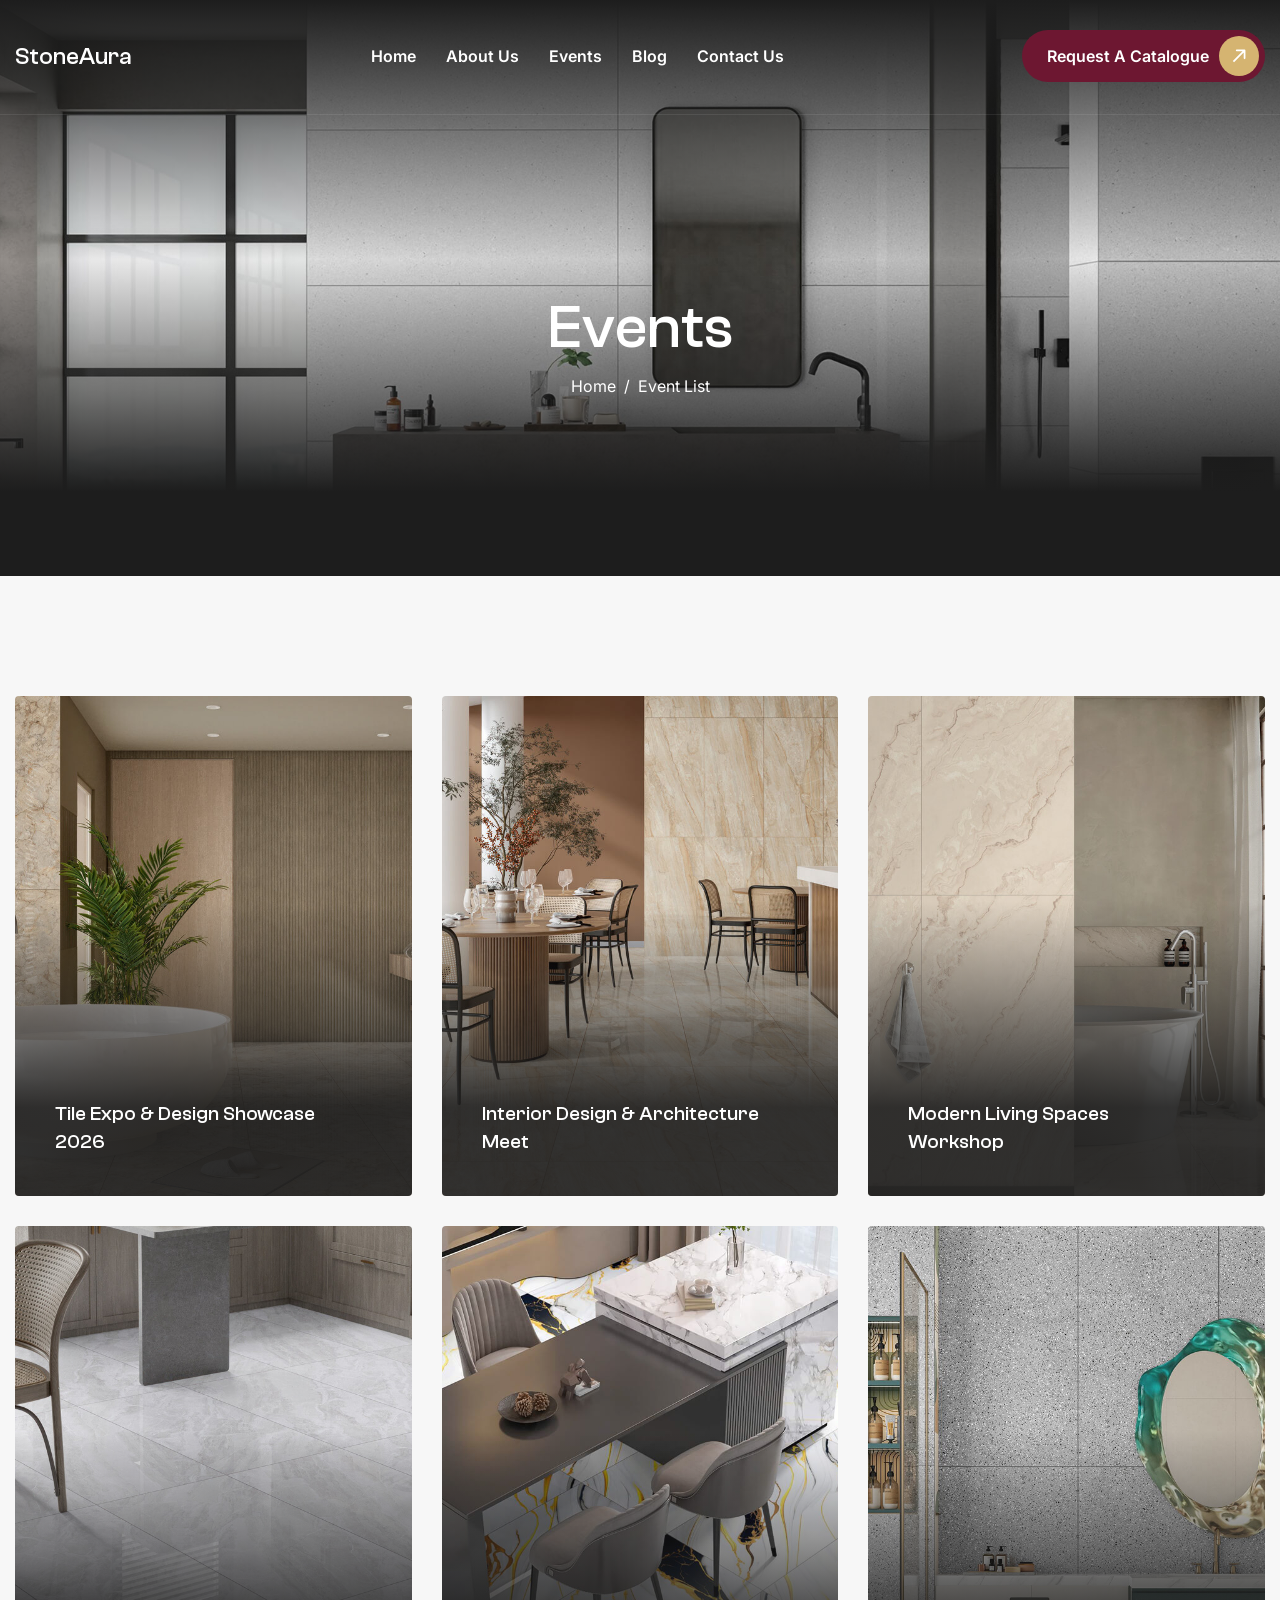
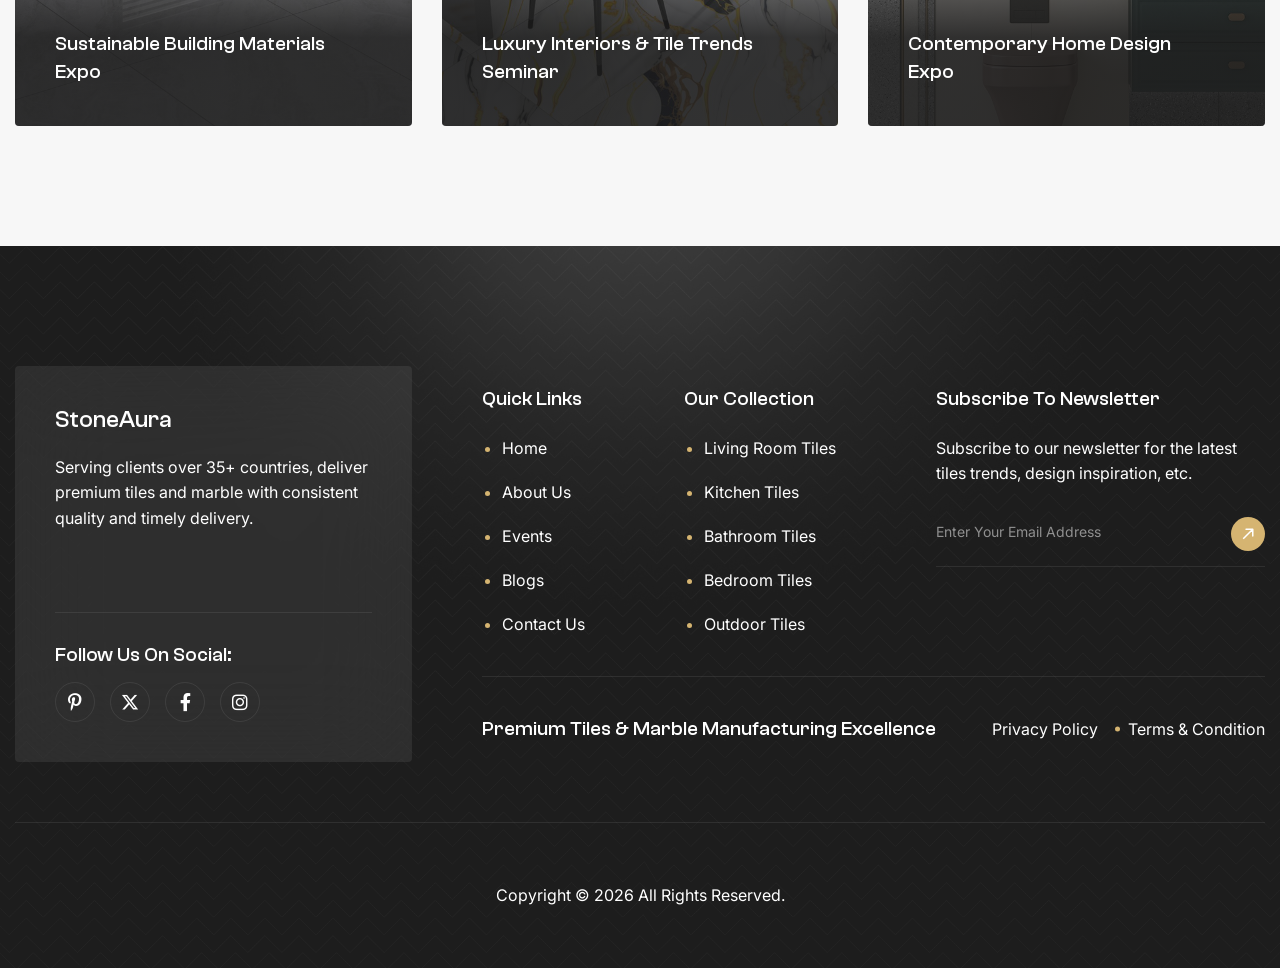
<file: SASP/events.html>
<!DOCTYPE html>
<html lang="zxx">
<head>
	<!-- Meta -->
	<meta charset="utf-8">
	<meta http-equiv="X-UA-Compatible" content="IE=edge">
	<meta name="viewport" content="width=device-width, initial-scale=1.0, maximum-scale=1">
	<meta name="description" content="">
	<meta name="keywords" content="">
	<meta name="author" content="Awaiken">
	<!-- Page Title -->
    <title>StoneAura - Tiles Marble & Flooring  </title>
	<!-- Favicon Icon -->
	<link rel="shortcut icon" type="image/x-icon" href="images/favicon.png">
    <!-- Custom Fonts Css-->
	<link href="css/fonts.css" rel="stylesheet" media="screen">
    <!-- Google Fonts Css-->
    <link rel="preconnect" href="https://fonts.googleapis.com">
    <link rel="preconnect" href="https://fonts.gstatic.com" crossorigin>
    <link href="https://fonts.googleapis.com/css2?family=Inter:ital,opsz,wght@0,14..32,100..900;1,14..32,100..900&display=swap" rel="stylesheet">
	<!-- Bootstrap Css -->
	<link href="css/bootstrap.min.css" rel="stylesheet" media="screen">
	<!-- SlickNav Css -->
	<link href="css/slicknav.min.css" rel="stylesheet">
	<!-- Swiper Css -->
	<link rel="stylesheet" href="css/swiper-bundle.min.css">
	<!-- Font Awesome Icon Css-->
	<link href="css/all.min.css" rel="stylesheet" media="screen">
	<!-- Animated Css -->
	<link href="css/animate.css" rel="stylesheet">
    <!-- Magnific Popup Core Css File -->
	<link rel="stylesheet" href="css/magnific-popup.css">
	<!-- Mouse Cursor Css File -->
	<link rel="stylesheet" href="css/mousecursor.css">
	<!-- Main Custom Css -->
	<link href="css/custom.css" rel="stylesheet" media="screen">
</head>
<body>

    <!-- Preloader Start -->
	<div class="preloader">
		<div class="loading-container">
			<div class="loading"></div>
			<div id="loading-icon"><img src="images/loader.svg" alt=""></div>
		</div>
	</div>
	<!-- Preloader End -->

    <!-- Header Start -->
	<header class="main-header main-header-silver">
		<div class="header-sticky">
			<nav class="navbar navbar-expand-lg">
				<div class="container">
					<!-- Logo Start -->
					<a class="navbar-brand" href="./">
						 <h4 style="color: white;">StoneAura</h4>
					</a>
					<!-- Logo End -->

                    <!-- Main Menu Start -->
                    <div class="collapse navbar-collapse main-menu">
                        <div class="nav-menu-wrapper">
                            <ul class="navbar-nav mr-auto" id="menu">
                                        <li class="nav-item"><a class="nav-link" href="index.html">Home</a></li>
                                    
                                <li class="nav-item"><a class="nav-link" href="about.html">About Us</a>
                                <li class="nav-item"><a class="nav-link" href="events.html">Events</a></li>
                                <li class="nav-item"><a class="nav-link" href="blog.html">Blog</a></li>
                                <li class="nav-item"><a class="nav-link" href="contact.html">Contact Us</a></li>
                                <li class="nav-item highlighted-menu"><a class="nav-link" href="#">Request a Catalogue</a></li>
                            </ul>
                        </div>
                        
                        <!-- Header Btn Start -->
                        <div class="header-btn">
                            <a href="#" class="btn-default btn-highlighted">Request a Catalogue</a>
                        </div>
                        <!-- Header Btn End -->
                    </div>
					<!-- Main Menu End -->
					<div class="navbar-toggle"></div>
				</div>
			</nav>
			<div class="responsive-menu"></div>
		</div>
	</header>
	<!-- Header End -->

    <!-- Page Header Section Start -->
    <div class="page-header dark-section parallaxie">
        <div class="container">
            <div class="row">
                <div class="col-lg-12">
                    <!-- Page Header Box Start -->
                    <div class="page-header-box">
                        <h1 class="text-anime-style-3" data-cursor="-opaque">Events</h1>
                        <nav class="wow fadeInUp">
                            <ol class="breadcrumb">
                                <li class="breadcrumb-item"><a href="./">home</a></li>
                                <li class="breadcrumb-item active" aria-current="page">Event List</li>
                            </ol>
                        </nav>
                    </div>
                    <!-- Page Header Box End -->
                </div>
            </div>
        </div>
    </div>
    <!-- Page Header Section End -->

    <!-- Page Events Section Start -->
    <div class="page-events">
        <div class="container">
            <div class="row">
                <div class="col-xl-4 col-md-6">
                    <!-- Event Item Start -->
                    <div class="event-item wow fadeInUp">
                        <div class="event-item-image">
                            <a href="event-single.html" data-cursor-text="View">
                                <figure>
                                    <img src="images/event-item-image-1.jpg" alt="">
                                </figure>
                            </a>
                        </div>
                        <div class="event-item-body">
                            <div class="event-item-btn">
                                <a href="event-single.html"><img src="images/arrow-white.svg" alt=""></a>
                            </div>
                            <div class="event-item-content">
                                <h2><a href="event-single.html">Tile Expo & Design Showcase 2026</a></h2>
                            </div>
                        </div>
                    </div>
                    <!-- Event Item End -->
                </div>

                <div class="col-xl-4 col-md-6">
                    <!-- Event Item Start -->
                    <div class="event-item wow fadeInUp" data-wow-delay="0.2s">
                        <div class="event-item-image">
                            <a href="event-single.html" data-cursor-text="View">
                                <figure>
                                    <img src="images/event-item-image-2.jpg" alt="">
                                </figure>
                            </a>
                        </div>
                        <div class="event-item-body">
                            <div class="event-item-btn">
                                <a href="event-single.html"><img src="images/arrow-white.svg" alt=""></a>
                            </div>
                            <div class="event-item-content">
                                <h2><a href="event-single.html">Interior Design & Architecture Meet</a></h2>
                            </div>
                        </div>
                    </div>
                    <!-- Event Item End -->
                </div>

                <div class="col-xl-4 col-md-6">
                    <!-- Event Item Start -->
                    <div class="event-item wow fadeInUp" data-wow-delay="0.4s">
                        <div class="event-item-image">
                            <a href="event-single.html" data-cursor-text="View">
                                <figure>
                                    <img src="images/event-item-image-3.jpg" alt="">
                                </figure>
                            </a>
                        </div>
                        <div class="event-item-body">
                            <div class="event-item-btn">
                                <a href="event-single.html"><img src="images/arrow-white.svg" alt=""></a>
                            </div>
                            <div class="event-item-content">
                                <h2><a href="event-single.html">Modern Living Spaces Workshop</a></h2>
                            </div>
                        </div>
                    </div>
                    <!-- Event Item End -->
                </div>

                <div class="col-xl-4 col-md-6">
                    <!-- Event Item Start -->
                    <div class="event-item wow fadeInUp" data-wow-delay="0.6s">
                        <div class="event-item-image">
                            <a href="event-single.html" data-cursor-text="View">
                                <figure>
                                    <img src="images/event-item-image-4.jpg" alt="">
                                </figure>
                            </a>
                        </div>
                        <div class="event-item-body">
                            <div class="event-item-btn">
                                <a href="event-single.html"><img src="images/arrow-white.svg" alt=""></a>
                            </div>
                            <div class="event-item-content">
                                <h2><a href="event-single.html">Sustainable Building Materials Expo</a></h2>
                            </div>
                        </div>
                    </div>
                    <!-- Event Item End -->
                </div>

                <div class="col-xl-4 col-md-6">
                    <!-- Event Item Start -->
                    <div class="event-item wow fadeInUp" data-wow-delay="0.8s">
                        <div class="event-item-image">
                            <a href="event-single.html" data-cursor-text="View">
                                <figure>
                                    <img src="images/event-item-image-5.jpg" alt="">
                                </figure>
                            </a>
                        </div>
                        <div class="event-item-body">
                            <div class="event-item-btn">
                                <a href="event-single.html"><img src="images/arrow-white.svg" alt=""></a>
                            </div>
                            <div class="event-item-content">
                                <h2><a href="event-single.html">Luxury Interiors & Tile Trends Seminar</a></h2>
                            </div>
                        </div>
                    </div>
                    <!-- Event Item End -->
                </div>

                <div class="col-xl-4 col-md-6">
                    <!-- Event Item Start -->
                    <div class="event-item wow fadeInUp" data-wow-delay="1s">
                        <div class="event-item-image">
                            <a href="event-single.html" data-cursor-text="View">
                                <figure>
                                    <img src="images/event-item-image-6.jpg" alt="">
                                </figure>
                            </a>
                        </div>
                        <div class="event-item-body">
                            <div class="event-item-btn">
                                <a href="event-single.html"><img src="images/arrow-white.svg" alt=""></a>
                            </div>
                            <div class="event-item-content">
                                <h2><a href="event-single.html">Contemporary Home Design Expo</a></h2>
                            </div>
                        </div>
                    </div>
                    <!-- Event Item End -->
                </div>
            </div>
        </div>
    </div>
    <!-- Page Events Section End -->

    <!-- Main Footer Start -->
    <footer class="main-footer dark-section">
        <div class="container">
            <div class="row align-items-center">
                <div class="col-lg-4">
                    <!-- About Footer Start -->
                    <div class="about-footer-box">
                        <!-- Footer Logo Start -->
                        <div class="footer-logo">
                             <h4 style="color: white;">StoneAura</h4>
                        </div> 
                        <!-- Footer Logo End -->
                        
                        <!-- About Footer Content Start -->
                        <div class="about-footer-content">
                            <p>Serving clients over 35+ countries, deliver premium tiles and marble with consistent quality and timely delivery.</p>
                        </div>
                        <!-- About Footer Content End -->

                        <!-- Footer Social Links Start -->
                        <div class="footer-social-links">
                            <h2>Follow Us On Social:</h2>
                            <ul>
                                <li><a href="#"><i class="fa-brands fa-pinterest-p"></i></a></li>
                                <li><a href="#"><i class="fa-brands fa-x-twitter"></i></a></li>
                                <li><a href="#"><i class="fab fa-facebook-f"></i></a></li>
                                <li><a href="#"><i class="fa-brands fa-instagram"></i></a></li>
                            </ul>
                        </div>
                        <!-- Footer Social Links End -->
                    </div>
                    <!-- About Footer End -->
                </div>

                <div class="col-lg-8">
                    <!-- Footer Links Box Start -->
                    <div class="footer-links-box">
                        <!-- Footer Links Start -->
                        <div class="footer-links">
                            <h2>Quick Links</h2>
                            <ul>
                                <li><a href="index.html">Home</a></li>
                                <li><a href="about.html">About Us</a></li>
                                <li><a href="events.html">Events</a></li>
                                <li><a href="blog.html">Blogs</a></li>
                                <li><a href="contact.html">Contact Us</a></li>
                            </ul>
                        </div>
                        <!-- Footer Links End -->

                        <!-- Footer Links Start -->
                        <div class="footer-links">
                            <h2>Our Collection</h2>
                            <ul>
                                <li><a href="collection.html">Living Room Tiles</a></li>
                                <li><a href="collection.html">Kitchen Tiles</a></li>
                                <li><a href="collection.html">Bathroom Tiles</a></li>
                                <li><a href="collection.html">Bedroom Tiles</a></li>
                                <li><a href="collection.html">Outdoor Tiles</a></li>
                            </ul>
                        </div>
                        <!-- Footer Links End -->

                        <!-- Footer Newsletter Form Start -->
                        <div class="footer-links footer-newsletter-form">
                            <h2>Subscribe To Newsletter</h2>
                            <p>Subscribe to our newsletter for the latest tiles trends, design inspiration, etc.</p>
                            <form id="newslettersForm" action="#" method="POST">
                                <div class="form-group">
                                    <input type="email" name="mail" class="form-control" id="mail" placeholder="Enter Your Email Address" required>
                                    <button type="submit" class="newsletter-btn"><img src="images/arrow-white.svg" alt=""></button>
                                </div>
                            </form>
                        </div>
                        <!-- Footer Newsletter Form End -->

                        <!-- Footer Policy Info Box Start -->
                        <div class="footer-policy-info-box">
                            <!-- Footer Policy Box Title Start -->
                            <div class="footer-policy-box-title">
                                <h3>Premium Tiles & Marble Manufacturing Excellence</h3>
                            </div>
                            <!-- Footer Policy Box Title End -->

                            <!-- Footer Privacy Policy Start -->
                            <div class="footer-privacy-policy">
                                <ul>
                                    <li><a href="#">Privacy Policy</a></li>
                                    <li><a href="#">Terms & Condition</a></li>
                                </ul>
                            </div>
                            <!-- Footer Privacy Policy End -->
                        </div>
                        <!-- Footer Policy Info Box End -->
                    </div>
                    <!-- Footer Links Box End -->
                </div>

                <div class="col-lg-12">
                    <!-- Footer Copyright Text Start -->
                    <div class="footer-copyright-text">
                        <p>Copyright © 2026 All Rights Reserved.</p>
                    </div>
                    <!-- Footer Copyright Text End -->
                </div>
            </div>
        </div>
    </footer>
    <!-- Main Footer End -->

    <!-- Jquery Library File -->
    <script src="js/jquery-3.7.1.min.js"></script>
    <!-- Bootstrap js file -->
    <script src="js/bootstrap.min.js"></script>
    <!-- Validator js file -->
    <script src="js/validator.min.js"></script>
    <!-- SlickNav js file -->
    <script src="js/jquery.slicknav.js"></script>
    <!-- Swiper js file -->
    <script src="js/swiper-bundle.min.js"></script>
    <!-- Counter js file -->
    <script src="js/jquery.waypoints.min.js"></script>
    <script src="js/jquery.counterup.min.js"></script>
    <!-- Magnific js file -->
    <script src="js/jquery.magnific-popup.min.js"></script>
    <!-- SmoothScroll -->
    <script src="js/SmoothScroll.js"></script>
    <!-- Parallax js -->
    <script src="js/parallaxie.js"></script>
    <!-- MagicCursor js file -->
    <script src="js/gsap.min.js"></script>
    <script src="js/magiccursor.js"></script>
    <!-- Text Effect js file -->
    <script src="js/SplitText.min.js"></script>
    <script src="js/ScrollTrigger.min.js"></script>
    <!-- YTPlayer js File -->
    <script src="js/jquery.mb.YTPlayer.min.js"></script>
    <!-- Wow js file -->
    <script src="js/wow.min.js"></script>
    <!-- Main Custom js file -->
    <script src="js/function.js"></script>
</body>
</html>
</file>
<file: SASP/css/fonts.css>
/**
* @license
*
* Font Family: Clash Grotesk
* Designed by: Indian Type Foundry
* URL: https://www.fontshare.com/fonts/clash-grotesk
* © 2026 Indian Type Foundry
*
* Clash Grotesk Extralight 
* Clash Grotesk Light 
* Clash Grotesk Regular 
* Clash Grotesk Medium 
* Clash Grotesk Semibold 
* Clash Grotesk Bold 
* Clash Grotesk Variable (Variable font)

*
*/
@font-face {
  font-family: 'ClashGrotesk-Extralight';
  src: url('../fonts/ClashGrotesk-Extralight.woff2') format('woff2'),
       url('../fonts/ClashGrotesk-Extralight.woff') format('woff'),
       url('../fonts/ClashGrotesk-Extralight.ttf') format('truetype');
  font-weight: 200;
  font-display: swap;
  font-style: normal;
}
@font-face {
  font-family: 'ClashGrotesk-Light';
  src: url('../fonts/ClashGrotesk-Light.woff2') format('woff2'),
       url('../fonts/ClashGrotesk-Light.woff') format('woff'),
       url('../fonts/ClashGrotesk-Light.ttf') format('truetype');
  font-weight: 300;
  font-display: swap;
  font-style: normal;
}
@font-face {
  font-family: 'ClashGrotesk-Regular';
  src: url('../fonts/ClashGrotesk-Regular.woff2') format('woff2'),
       url('../fonts/ClashGrotesk-Regular.woff') format('woff'),
       url('../fonts/ClashGrotesk-Regular.ttf') format('truetype');
  font-weight: 400;
  font-display: swap;
  font-style: normal;
}
@font-face {
  font-family: 'ClashGrotesk-Medium';
  src: url('../fonts/ClashGrotesk-Medium.woff2') format('woff2'),
       url('../fonts/ClashGrotesk-Medium.woff') format('woff'),
       url('../fonts/ClashGrotesk-Medium.ttf') format('truetype');
  font-weight: 500;
  font-display: swap;
  font-style: normal;
}
@font-face {
  font-family: 'ClashGrotesk-Semibold';
  src: url('../fonts/ClashGrotesk-Semibold.woff2') format('woff2'),
       url('../fonts/ClashGrotesk-Semibold.woff') format('woff'),
       url('../fonts/ClashGrotesk-Semibold.ttf') format('truetype');
  font-weight: 600;
  font-display: swap;
  font-style: normal;
}
@font-face {
  font-family: 'ClashGrotesk-Bold';
  src: url('../fonts/ClashGrotesk-Bold.woff2') format('woff2'),
       url('../fonts/ClashGrotesk-Bold.woff') format('woff'),
       url('../fonts/ClashGrotesk-Bold.ttf') format('truetype');
  font-weight: 700;
  font-display: swap;
  font-style: normal;
}
/**
* This is a variable font
* You can control variable axes as shown below:
* font-variation-settings: wght 700.0;
*
* available axes:
'wght' (range from 200.0 to 700.0
*/
@font-face {
  font-family: 'ClashGrotesk-Variable';
  src: url('../fonts/ClashGrotesk-Variable.woff2') format('woff2'),
       url('../fonts/ClashGrotesk-Variable.woff') format('woff'),
       url('../fonts/ClashGrotesk-Variable.ttf') format('truetype');
  font-weight: 200 700;
  font-display: swap;
  font-style: normal;
}
</file>
<file: SASP/css/custom.css>
/* ----------------------------------------------------------------------------------------
* Author        : Awaiken
* Template Name : StoneAura - Tiles Marble & Flooring HTML Template
* File          : CSS File
* Version       : 1.0
* ---------------------------------------------------------------------------------------- */
/* INDEX
----------------------------------------------------------------------------------------
01. Global Variables
02. General css
03. Header css
04. Hero css
05. About Us css
06. Our Collection css
07. Why Choose Us css
08. Our Products css
09. Interactive Process css
10. Our Features css
11. CTA Box css
12. Our Partners css
13. Our Testimonials css
14. Our Blog css
15. Footer css
16. About Us Page css
17. Events Page css
18. Event Single css
19. Blog Archive css
20. Blog Single css
21. Team Page css
22. Team Single css
23. Collection Page css
24. Products Page css
25. Export Page css
26. Pricing Page css
27. Testimonials Page css
28. Image Gallery css
29. Video Gallery css
30. FAQ's Page css
31. Catalogue Page css
32.	Contact Us Page css
33. 404 Error Page css
34. Responsive css
35. Home - Version 2 css
36. Home - Version 3 css
-------------------------------------------------------------------------------------- */

/************************************/
/*** 	 01. Global Variables	  ***/
/************************************/

:root{
	--primary-color				: #1D1D1D;
	--secondary-color			: #FFFFFF;
	--bg-color					: #F7F7F7;
	--text-color				: #575757;
	--accent-color				: #6D1731;
	--accent-secondary-color	: #D5B471;
	--white-color				: #FFFFFF;
	--divider-color				: #1D1D1D14;
	--dark-divider-color		: #FFFFFF14;
	--error-color				: rgb(230, 87, 87);
	--default-font				: "Inter", sans-serif;
	--accent-font				: 'ClashGrotesk-Variable';
}

/************************************/
/*** 	   02. General css		  ***/
/************************************/

html,
body{
	width: 100%;
	overflow-x: clip;
}

body{
	font-family: var(--default-font);
	font-size: 16px;
	font-weight: 400;
	line-height: 1em;
	color: var(--text-color);
	background: var(--bg-color);
}

::-webkit-scrollbar-track{
	background-color: var(--primary-color);
	border-left: 1px solid var(--primary-color);
}

::-webkit-scrollbar{
	width: 7px;
	background-color: var(--accent-color);
}

::-webkit-scrollbar-thumb{
	background: var(--accent-color);
}

::selection{
	color: var(--white-color);
	background-color: var(--accent-color);
	filter: invert(1);
}

p{
	line-height: 1.6em;
	margin-bottom: 1.5em;
}

h1,
h2,
h3,
h4,
h5,
h6{
    font-family: var(--accent-font);
	font-weight: 500;
	line-height: 1.2em;
	color: var(--primary-color);
	margin :0;
}

figure{
	margin: 0;
}

img{
	max-width: 100%;
}

a{
	text-decoration: none;
}

a:hover{
	text-decoration: none;
	outline: 0;
}

a:focus{
	text-decoration: none;
	outline: 0;
}

.container{
	max-width: 1300px;
}

.container,
.container-fluid,
.container-lg,
.container-md,
.container-sm,
.container-xl,
.container-xxl{
    padding-right: 15px;
    padding-left: 15px;
}

.image-anime{
	position: relative;
	overflow: hidden;
}

.image-anime:after{
	content: "";
	position: absolute;
    width: 200%;
    height: 0%;
    left: 50%;
    top: 50%;
    background-color: rgba(255,255,255,.3);
    transform: translate(-50%,-50%) rotate(-45deg);
    z-index: 1;
}

.image-anime:hover:after{
    height: 250%;
    transition: all 600ms linear;
    background-color: transparent;
}

.reveal{
	position: relative;
    display: -webkit-inline-box;
    display: -ms-inline-flexbox;
    display: inline-flex;
    visibility: hidden;
    overflow: hidden;
}

.reveal img{
    height: 100%;
    width: 100%;
    -o-object-fit: cover;
    object-fit: cover;
    -webkit-transform-origin: left;
    transform-origin: left;
}

.row{
    margin-right: -15px;
    margin-left: -15px;
}

.row > *{
	padding-right: 15px;
	padding-left: 15px;
}

.row.no-gutters{
    margin-right: 0px;
    margin-left: 0px;
}

.row.no-gutters > *{
    padding-right: 0px;
    padding-left: 0px;
}

.btn-default{
	position: relative;
	display: inline-block;
	font-size: 16px;
	font-weight: 600;
	line-height: 1em;
	text-transform: capitalize;
	background: var(--accent-color);
	color: var(--white-color);
	border: none;
	border-radius: 100px;
	padding: 18px 56px 18px 25px;
	overflow: hidden;
	transition: all 0.4s ease-in-out;
	z-index: 1;
}

.btn-default::before{
	content: '';
	position: absolute;
    top: 50%;
    right: 6px;
    width: 40px;
    height: 40px;
	background-color: var(--accent-secondary-color);
    background-image: url('../images/arrow-white.svg');
    background-repeat: no-repeat;
    background-position: center center;
    background-size: 14px auto;
	border-radius: 50%;
    transform: translateY(-50%);
	transition: all 0.4s ease-in-out;
}

.btn-default:hover::before{
    transform: translateY(-50%) rotate(45deg);
}

.btn-default::after{ 
	content: '';
    position: absolute;
    top: 0;
    right: 0;
    bottom: 0;
    width: 0;
    height: 100%;
    background: var(--primary-color);
    z-index: -1;
    transition: all 0.4s ease-in-out;
}

.btn-default:hover::after{
	right: auto;
	left: 0;
    width: 100%;
}

.btn-default.btn-highlighted:hover{
	color: var(--primary-color);
}

.btn-default.btn-highlighted:hover:before{
	background-color: var(--accent-color);
}

.btn-default.btn-highlighted::after{
	background: var(--white-color);
}

.readmore-btn{
	position: relative;
	display: inline-block;
	color: var(--white-color);
	font-weight: 600;
	line-height: normal;
	text-transform: capitalize;
	padding-right: 22px;
}

.readmore-btn::before{
	content: '';
    position: absolute;
    top: 50%;
    right: 0;
	width: 12px;
	height: 12px;
	transform: translateY(-50%);
	background-image: url('../images/arrow-white.svg');
	background-repeat: no-repeat;
	background-position: center center;
	background-size: cover;
    transition: all 0.4s ease-in-out;
}

.readmore-btn:hover::before{
	transform: translateY(-50%) rotate(45deg);
}

.cb-cursor:before{
	background: var(--accent-color);
}

.preloader{
	position: fixed;
	top: 0;
	left: 0;
	right: 0;
	bottom: 0;
	z-index: 1000;
	background: var(--primary-color);
	display: flex;
	align-items: center;
	justify-content: center;
}

.loading-container,
.loading{
	height: 100px;
	position: relative;
	width: 100px;
	border-radius: 100%;
}

.loading-container{
	margin: 40px auto;
}

.loading{
	border: 1px solid transparent;
	border-color: transparent var(--white-color) transparent var(--white-color);
	animation: rotate-loading 1.5s linear 0s infinite normal;
	transform-origin: 50% 50%;
}

.loading-container:hover .loading,
.loading-container .loading{
	transition: all 0.5s ease-in-out;
}

#loading-icon{
	position: absolute;
	top: 50%;
	left: 50%;
	max-width: 66px;
	transform: translate(-50%, -50%);
}

@keyframes rotate-loading{
	0%{
		transform: rotate(0deg);
	}
	100%{
		transform: rotate(360deg);
	}
}

.dark-section{
	background-color: var(--primary-color);
	background-image: url('../images/dark-section-bg-image-1.png');
	background-repeat: no-repeat;
	background-position: top center;
	background-size: cover;
}

.section-row{
	margin-bottom: 80px;
}

.section-row .section-title{
	margin-bottom: 0; 
}

.section-row .section-title.section-title-center{
	width: 100%;
	max-width: 700px;
	margin: 0 auto;
	text-align: center;
}

.section-btn{
	text-align: right;
}

.section-content-btn .section-btn{
	margin-top: 30px;
	text-align: left;
}

.section-title-content p{
	margin-bottom: 20px;
}

.section-title-content p:last-child{
	margin-bottom: 0;	
}

.section-title{
	margin-bottom: 40px;
}

.section-title .section-sub-title{
	position: relative;
	display: inline-block;
	font-size: 14px;
	font-weight: 500;
	text-transform: capitalize;
	line-height: 1em;
	color: var(--primary-color);
	border: 1px solid var(--divider-color);
	border-radius: 40px;
	padding: 8px 20px 8px 35px;
    margin-bottom: 15px;
}

.section-title .section-sub-title::before{
	content: '';
    position: absolute;
    left: 20px;
    top: 50%;
    transform: translateY(-50%);
    background: var(--accent-secondary-color);
	border-radius: 50%;
    width: 5px;
    height: 5px;
}

.section-title h1{
	font-size: 60px;
	font-weight: 500;
    line-height: 1.1em;
	margin-bottom: 0;
	cursor: none;
}

.section-title h2{
	font-size: 48px;
	font-weight: 500;
    line-height: 1.1em;
	margin-bottom: 0;
	cursor: none;
}

.section-title p{
	margin-top: 20px;
	margin-bottom: 0;
}

.dark-section .section-title .section-sub-title{
	border-color: var(--dark-divider-color);
}

.dark-section .section-title .section-sub-title,
.dark-section .section-title h1,
.dark-section .section-title h2,
.dark-section .section-title p,
.dark-section .section-title-content p{
	color: var(--white-color);
}

.help-block.with-errors ul{
	margin: 0;
	text-align: left;
}

.help-block.with-errors ul li{
	color: var(--error-color);
	font-weight: 500;
	font-size: 14px;
}

/************************************/
/**** 	    03. Header css		 ****/
/************************************/

header.main-header{
	position: absolute;
	top: 30px;
	left: 15px;
	right: 15px;
	z-index: 100;
}

header.main-header .header-sticky{
	position: relative;
	max-width: 1300px;
	top: 0;
	background: var(--white-color);
	border-radius: 100px;
	margin: 0 auto;
	z-index: 100;
}

header.main-header .header-sticky.hide{
	transform: translateY(-100%);
	transition: transform 0.3s ease-in-out;
}

header.main-header .header-sticky.active{
	position: fixed;
	top: 30px;
	left: 15px;
	right: 15px;
    transform: translateY(0);
	background: var(--white-color);
	border-radius: 100px;
}

.navbar{
	padding: 15px 0;
	align-items: center;
}

.navbar-brand{
	padding: 0;
	margin: 0;
}

.main-menu .nav-menu-wrapper{
	flex: 1;
	text-align: center;
	margin: 0 1.042vw;
}

.main-menu .nav-menu-wrapper > ul{
	align-items: center;
	display: inline-flex;
}

.main-menu ul li{
	margin: 0 5px;
	position: relative;
}

.main-menu ul li a{
	font-size: 16px;
	font-weight: 600;
	line-height: 1.2em;
	padding: 12px 10px !important;
	color: var(--primary-color);
	background: transparent;
	border-radius: 0px;
	text-transform: capitalize;
	transition: all 0.3s ease-in-out;
}

.main-menu ul li.submenu > a:after{
	content: '\f107';
	font-family: 'FontAwesome';
	font-weight: 900;
	font-size: 14px;
	margin-left: 8px;
}

.main-menu ul li a:hover,
.main-menu ul li a:focus{
	color: var(--accent-color);
}

.main-menu ul ul{
	visibility: hidden;
	opacity: 0;
	transform: scale(1,0.8);
	transform-origin: top;
	padding: 0;
	margin: 0;
	list-style: none;
	width: 235px;
	border-radius: 4px;
	position: absolute;
	left: 0;
	top: 100%;
	background: var(--accent-color);
	transition: all 0.3s ease-in-out;
	text-align: left;
}

.main-menu ul li.submenu:first-child ul{
    width: 235px;
}

.main-menu ul ul ul{
	left: 100%;
	top: 0;
	text-align: left;
}

.main-menu ul li:hover > ul{
	visibility: visible;
	opacity: 1;
	transform: scale(1,1);
    padding: 5px 0;
}

.main-menu ul li.submenu ul li.submenu > a:after{
    content: '\f105';
    float: right;
}

.main-menu ul ul li{
	margin: 0;
	padding: 0;
}

.main-menu ul ul li a{
	color: var(--white-color);
	padding: 8px 20px !important;
	transition: all 0.3s ease-in-out;
}

.main-menu ul ul li a:hover,
.main-menu ul ul li a:focus{
	color: var(--accent-secondary-color);
	background-color: transparent;
	padding: 8px 20px 8px 23px !important;
}

.main-menu ul li.highlighted-menu{
    display: none;
}

.responsive-menu,
.navbar-toggle{
	display: none;
}

.responsive-menu{
	position: relative;
	top: 0;
}

.slicknav_btn{
	background: var(--accent-color);
	padding: 0;
	display: flex;
	align-items: center;
	justify-content: center;
	width: 38px;
	height: 38px;
	margin: 0;
	border-radius: 6px;
}

.slicknav_icon .slicknav_icon-bar{
	display: block;
	width: 100%;
	height: 3px;
	width: 22px;
	background-color: var(--white-color);
	border-radius: 6px;
	margin: 4px auto !important;
	transition: all 0.1s ease-in-out;
}

.slicknav_icon .slicknav_icon-bar:first-child{
	margin-top: 0 !important;
}

.slicknav_icon .slicknav_icon-bar:last-child{
	margin-bottom: 0 !important;
}

.navbar-toggle a.slicknav_btn.slicknav_open .slicknav_icon span.slicknav_icon-bar:nth-child(1){
    transform: rotate(-45deg) translate(-5px, 5px);
}

.navbar-toggle a.slicknav_btn.slicknav_open .slicknav_icon span.slicknav_icon-bar:nth-child(2){
    opacity: 0;
}

.navbar-toggle a.slicknav_btn.slicknav_open .slicknav_icon span.slicknav_icon-bar:nth-child(3){
    transform: rotate(45deg) translate(-5px, -5px);
}

.slicknav_menu{
	position: absolute;
    width: 100%;
	padding: 0;
	background: var(--accent-color);
}

.slicknav_menu ul{
	margin: 5px 0;
}

.slicknav_menu ul ul{
	margin: 0;
}

.slicknav_nav .slicknav_row,
.slicknav_nav li a{
	position: relative;
	font-size: 16px;
	font-weight: 600;
	text-transform: capitalize;
	padding: 7px 20px;
	color: var(--white-color);
	line-height: normal;
	margin: 0;
	border-radius: 0 !important;
	transition: all 0.3s ease-in-out;
}

.slicknav_nav a:hover,
.slicknav_nav a:focus,
.slicknav_nav .slicknav_row:hover{
	background-color: transparent;
	color: var(--accent-secondary-color);
}

.slicknav_menu ul ul li a{
    padding: 7px 20px 7px 30px;
}

.slicknav_arrow{
	font-size: 0 !important;
}

.slicknav_arrow:after{
	content: '\f107';
	position: absolute;
	font-family: 'FontAwesome';
	font-weight: 900;
	font-size: 12px;
	margin-left: 8px;
	color: var(--white-color);
	right: 15px;
	top: 50%;
	transform: translateY(-50%);
	transition: all 0.3s ease-out;
}

.slicknav_open > a .slicknav_arrow:after{
    transform: translateY(-50%) rotate(-180deg);
	color: var(--accent-secondary-color);
}

/************************************/
/*** 	    04. Hero css	      ***/
/************************************/

.hero{
    position: relative;
    align-content: end;
	height: 100vh;
    min-height: 950px;
    padding: 200px 0 80px;
    overflow: hidden;
}

.hero::before{
    content: '';
    position: absolute;
    top: 0;
    left: 0;
    right: 0;
    bottom: 0;
    background: linear-gradient(180deg, var(--primary-color) 0%, transparent 45%, var(--primary-color) 85.39%);
    width: 100%;
    height: 100%;
    z-index: 1;
}

.hero .hero-bg-video{
	position: absolute;
	top: 0;
	right: 0;
	left: 0;
	bottom: 0;
	width: 100%;
	height: 100%;
}

.hero .hero-bg-video video{
	width: 100%;
	height: 100%;
	object-fit: cover;
}

.hero .container{
    position: relative;
    z-index: 2;
}

.hero-content .section-title .section-sub-title{
	background: var(--dark-divider-color);
	backdrop-filter: blur(50px);
	-webkit-backdrop-filter: blur(50px);
	border: none;
	padding: 12px 24px 12px 40px;
}

.hero-content .section-title .section-sub-title::before{
	left: 24px;
}

.hero-body-content p{
	color: var(--white-color);
	margin: 0;
}

.hero-info-box{
	display: flex;
	flex-wrap: wrap;
	align-items: center;
	gap: 20px 40px;
	border-top: 1px solid var(--dark-divider-color);
	padding-top: 30px;
	margin-top: 30px;
}

.hero-info-box .hero-client-box{
	max-width: 71%;
}

.hero-client-box{
	display: flex;
	flex-wrap: wrap;
	align-items: center;
	gap: 15px;
}

.satisfy-client-images{
	display: flex;
	align-items: center;
}

.satisfy-client-image{
	position: relative;
    display: inline-block;
    margin-left: -16px;
	border: 1px solid var(--white-color);
	border-radius: 50%;
	overflow: hidden;
	z-index: 1;
}

.satisfy-client-image:first-child{
	margin: 0;
}

.satisfy-client-image figure{
	display: block;
}

.satisfy-client-image figure img{
	width: 100%;
	max-width: 50px;
	border-radius: 50%;
}

.satisfy-client-image.add-more{
	width: 52px;
	height: 52px;
	background-color: var(--accent-color);
	display: flex;
	justify-content: center;
	align-items: center;
	transition: all 0.3s ease-in-out;
}

.satisfy-client-image.add-more i{
	font-size: 20px;
	color: var(--white-color);
}

.satisfy-client-image.add-more h3{
	color: var(--white-color);
	font-size: 16px;
	line-height: 1em;
}

.satisfy-client-content p{
	color: var(--white-color);
	margin: 0;
}

.hero-client-box .satisfy-client-image figure img{
	max-width: 44px;
}

.hero-client-box .satisfy-client-content{
	max-width: 163px;
}

.video-play-button{
	position: relative;
	display: inline-flex;
	align-items: center;
	gap: 10px;
	z-index: 1;
}

.video-play-button a{
	position: relative;
	height: 50px;
	width: 50px;
	background: var(--accent-secondary-color);
	border-radius: 50%;
	display: flex;
	justify-content: center;
	align-items: center;
	cursor: none;
	transition: all 0.4s ease-in-out;
}

.video-play-button:hover a{
	background: var(--white-color);
}

.video-play-button a i{
	position: relative;
	font-size: 18px;
	color: var(--white-color);
	margin-left: 2px;
	transition: all 0.4s ease-in-out;
	z-index: 1;
}

.video-play-button:hover a i{
	color: var(--primary-color);
}

.video-play-button p{
	font-weight: 600;
	color: var(--white-color);
	margin: 0;
}

/************************************/
/*** 	   05.  About Us css	  ***/
/************************************/

.about-us{
	background: url('../images/section-bg-1.png') no-repeat;
	background-position: bottom right;
	background-size: auto;
	padding: 120px 0;
}

.about-us-image-box{
	display: flex;
	flex-wrap: wrap;
	align-items: end;
	margin-right: 15px;
}

.about-us-image-box-1{
	position: relative;
	width: 79%;
}

.about-us-image-box-2{
	position: relative;
	width: 21%;
	padding-bottom: 90px;
	z-index: 1;
}

.about-us-image figure{
	display: block;
	border-radius: 4px;
}

.about-us-image figure img{
	width: 100%;
	object-fit: cover;
	border-radius: 4px;
}

.about-us-image-box-1 .about-us-image figure img{
	aspect-ratio: 1 / 1.44;
}

.about-us-image-box-2 .about-us-image figure{
	margin-left: -236px;
	border: 6px solid var(--bg-color);
	border-radius: 12px;
}

.about-us-image-box-2 .about-us-image figure img{
	aspect-ratio: 1 / 0.745;
}

.about-us-image-box-1 .contact-us-circle{
	position: absolute;
	top: 60px;
	right: 0;
	transform: translateX(50%);
	z-index: 1;
}

.about-us-image-box-1 .contact-us-circle a{
	border: 6px solid var(--white-color);
}

.contact-us-circle a{
	display: inline-block;
	background: var(--dark-divider-color);
	backdrop-filter: blur(50px);
	-webkit-backdrop-filter: blur(50px);
    border-radius: 50%;
}

.contact-us-circle a img{
	width: 100%;
    max-width: 130px;
    border-radius: 50%;
    animation: infiniterotate 20s infinite linear;
}

@keyframes infiniterotate{
	from{
		transform: rotate(0deg);
    }
    to{
		transform: rotate(360deg);
    }
}

.contact-us-circle a img:hover{
    animation-play-state: paused;
}

.about-us-body{
	display: flex;
	flex-wrap: wrap;
	gap: 30px;
	border-top: 1px solid var(--divider-color);
	padding-top: 40px;
}

.about-us-body-content{
	width: calc(100% - 240px);
	align-content: center;
}

.about-us-body-list{
	border-bottom: 1px solid var(--divider-color);
	margin-bottom: 30px;
	padding-bottom: 30px;
}

.about-us-body-list ul{
	list-style: none;
	margin: 0;
	padding: 0;
}

.about-us-body-list ul li{
	position: relative;
	line-height: 1.5em;
	padding-left: 25px;
	margin-bottom: 15px;
}

.about-us-body-list ul li:last-child{
	margin-bottom: 0;
}

.about-us-body-list ul li::before{
	content: '\f058';
    position: absolute;
    font-family: 'Font Awesome 7 Free';
    font-size: 18px;
    font-weight: 900;
    color: var(--accent-color);
    top: 0;
    left: 0;
}

.skills-progress-bar{
	margin-bottom: 30px;
}

.skills-progress-bar:last-child{
	margin-bottom: 0px;
}

.skills-progress-bar .skill-data{
    display: flex;
	align-items: center;
    justify-content: space-between;
    gap: 15px;
    margin-bottom: 15px;
}

.skills-progress-bar .skill-data .skill-title,
.skills-progress-bar .skill-data .skill-no{
	font-family: var(--accent-font);
	font-weight: 500;
    line-height: normal;
	color: var(--primary-color);
}

.skills-progress-bar .skillbar .skill-progress{
    position: relative;
    width: 100%;
    height: 10px;
    background: var(--secondary-color);
    border-radius: 10px;
    overflow: hidden;
}

.skills-progress-bar .skillbar .skill-progress .count-bar{
    position: absolute;
    top: 0;
    left: 0;
    bottom: 0;
    background: var(--accent-color);
    border-radius: 10px;
}

.about-us-body-image{
	width: 100%;
	max-width: 210px;	
}

.about-us-body-image figure{
	display: block;
	height: 100%;
	border-radius: 4px;
}

.about-us-body-image figure img{
	width: 100%;
	height: 100%;
	aspect-ratio: 1 / 1.1006;
	object-fit: cover;
	border-radius: 4px;
}

.about-us-btn{
	border-top: 1px solid var(--divider-color);
	padding-top: 40px;
	margin-top: 40px;
}

/************************************/
/***    06.  Our Collection css	  ***/
/************************************/

.our-collection{
	padding: 120px 0;
}

.collection-item{
	position: relative;
	min-height: 430px;
	height: calc(100% - 30px);
	border-radius: 4px;
	margin-bottom: 30px;
	padding: 40px;
	overflow: hidden;
}

.collection-item-image{
	position: absolute;
	top: 0;
	right: 0;
	bottom: 0;
	left: 0;
	width: 100%;
	height: 100%;
}

.collection-item-image a{
	display: block;
	height: 100%;
	cursor: none;
}

.collection-item-image a figure{
	position: relative;
	display: block;
	height: 100%;
	overflow: hidden;
}

.collection-item-image a figure::before{
	content: '';
	position: absolute;
	top: 0;
	right: 0;
	bottom: 0;
	left: 0;
	width: 100%;
	height: 100%;
	background: linear-gradient(180deg, transparent 50%, rgba(29, 29, 29, 0.90) 90%);
	z-index: 1;
}

.collection-item-image a figure img{
	width: 100%;
	height: 100%;
	object-fit: cover;
	transition: all 0.6s ease-in-out;
}

.collection-item:hover .collection-item-image a figure img{
	transform: scale(1.06);
}

.collection-item-body{
	height: 100%;
	display: flex;
	flex-direction: column;
	justify-content: space-between;
	gap: 30px;
}

.collection-item-btn{
	position: relative;
	visibility: hidden;
	opacity: 0;
	transform: scale(0);
	margin-left: auto;
	z-index: 1;
	transition: all 0.4s ease-in-out;
}

.collection-item:hover .collection-item-btn{
	visibility: visible;
	opacity: 1;
	transform: scale(1);
}

.collection-item-btn a{
	width: 50px;
	height: 50px;
	background: var(--accent-color);
	border-radius: 50%;
	display: flex;
	justify-content: center;
	align-items: center;
	transition: all 0.4s ease-in-out;
}

.collection-item-btn a:hover{
	background: var(--primary-color);
}

.collection-item-btn a img{
	width: 100%;
	max-width: 16px;
	transition: all 0.4s ease-in-out;
}

.collection-item-btn a:hover img{
	transform: rotate(45deg);
}

.collection-item-content{
	position: relative;
	z-index: 1;
}

.collection-item-content h2{
	font-size: 20px;
	color: var(--white-color);
}

.collection-item-content h2 a{
	color: inherit;
}

.collection-item-content p{
	color: var(--white-color);
	border-top: 1px solid var(--dark-divider-color);
	padding-top: 15px;
	margin: 15px 0 0;
}

.section-footer-text{
	margin-top: 30px;
	text-align: center;
}

.section-footer-text p{
	color: var(--primary-color);
	margin-bottom: 0;
}

.section-footer-text p span{
	display: inline-block;
	font-size: 14px;
	font-weight: 500;
	background: var(--accent-color);
	color: var(--white-color);
	line-height: 1em;
	padding: 4px 10px;
	border-radius: 20px;
	margin-right: 10px;
}

.section-footer-text p a{
	font-weight: 600;
	text-transform: capitalize;
	text-decoration: underline;
	text-underline-offset: 3px;
	color: var(--accent-color);
	transition: all 0.3s ease-in-out;
}

.section-footer-text p a:hover{
	color: var(--primary-color);
}

.section-footer-text ul{
	width: 100%;
	padding: 0;
	margin: 20px 0 0;
	list-style: none;
}

.section-footer-text ul li{
	display: inline-block;
	font-size: 16px;
	font-weight: 600;
	line-height: normal;
	color: var(--primary-color);
	margin-right: 10px;
}

.section-footer-text ul li:last-child{
	margin: 0;
}

.section-footer-text ul li i{
	color: var(--accent-color);
}

.dark-section .section-footer-text.section-satisfy-img .satisfy-client-image{
    border-color: var(--primary-color);
}

.dark-section .section-footer-text p,
.dark-section .section-footer-text p a,
.dark-section .section-footer-text ul li{
	color: var(--white-color);
}

.dark-section .section-footer-text p a:hover{
	color: var(--accent-secondary-color);
}

.section-footer-text.section-footer-contact{
	display: flex;
    flex-wrap: wrap;
    align-items: center;
    justify-content: center;
    gap: 10px 20px;
}

.section-footer-text.section-footer-contact span{
	width: 30px;
    height: 30px;
    padding: 0;
    display: inline-flex;
    justify-content: center;
	align-items: center;
    margin-right: 10px;
}

.section-footer-text.section-footer-contact span img{
	width: 100%;
	max-width: 16px;
}

.section-footer-text.section-satisfy-img{
	display: flex;
    flex-wrap: wrap;
    align-items: center;
    justify-content: center;
    gap: 10px;
}

.section-footer-text.section-satisfy-img .satisfy-client-image figure img{
	max-width: 30px;
}

.section-footer-text.section-satisfy-img .satisfy-client-image.add-more{
	width: 32px;
	height: 32px;
    margin-left: -10px;
}

.section-footer-text.section-satisfy-img .satisfy-client-image.add-more img{
	max-width: 18px;
}

.section-footer-text.section-satisfy-img ul{
	margin: 5px 0 0;
}

/************************************/
/***     07. Why Choose Us css    ***/
/************************************/

.why-choose-us{
	padding: 120px 0;
}

.why-choose-us-image-box{
	position: relative;
	height: 100%;
	margin-right: 15px;
}

.why-choose-us-image{
	height: 100%;
}

.why-choose-us-image figure{
	display: block;
	height: 100%;
	border-radius: 4px;
}

.why-choose-us-image figure img{
	width: 100%;
	height: 100%;
	aspect-ratio: 1 / 1.1447;
	object-fit: cover;
	border-radius: 4px;
}

.why-choose-us-cta-box{
	position: absolute;
	right: 40px;
	bottom: 40px;
	max-width: 330px;
	background: var(--divider-color);
	backdrop-filter: blur(50px);
	-webkit-backdrop-filter: blur(50px);
	border: 1px solid var(--divider-color);
	border-radius: 4px;
	padding: 20px;
	z-index: 1;
}

.why-choose-us-cta-box .satisfy-client-image{
	margin-left: -10px;
}

.why-choose-us-cta-box .satisfy-client-image:first-child{
	margin: 0;
}

.why-choose-us-cta-box .satisfy-client-image img{
	max-width: 40px;
}

.why-choose-us-cta-box .satisfy-client-content{
	margin-top: 20px;
}

.why-choose-us-cta-box .satisfy-client-content p{
	color: var(--white-color);
	margin: 0;
}

.why-choose-us-content{
	height: 100%;
	align-content: center;
}

.why-choose-item-list{
	display: flex;
	flex-wrap: wrap;
	gap: 30px;
}

.why-choose-item{
	width: calc(50% - 15px);
	min-height: 330px;
	display: flex;
	flex-direction: column;
	justify-content: space-between;
	gap: 20px;
	background: var(--secondary-color);
	border-radius: 4px;
	padding: 30px;
}

.why-choose-item .satisfy-client-content p{
	font-size: 20px;
	line-height: 1.4em;
	font-weight: 500;
	font-family: var(--accent-font);
	color: var(--primary-color);
}

.why-choose-counter-content h2{
	font-size: 40px;
	font-weight: 600;
}

.why-choose-counter-content h3{
	font-size: 20px;
	margin: 5px 0 0;
}

.why-choose-item-content{
	border-top: 1px solid var(--divider-color);
	padding-top: 20px;
}

.why-choose-item-content p{
	margin: 0;
}

.why-choose-item.global-network-box{
	width: 100%;
	min-height: auto;
	gap: 30px;
}

.why-choose-item-header{
	display: flex;
	flex-wrap: wrap;
	align-items: center;
	gap: 15px;
}

.why-choose-item-header .icon-box{
	position: relative;
	width: 50px;
	height: 50px;
	background: var(--accent-color);
	border-radius: 50%;
	display: flex;
	justify-content: center;
	align-items: center;
	overflow: hidden;
}

.why-choose-item-header .icon-box::before{
	content: '';
    position: absolute;
    top: 0;
    bottom: 0;
    right: 0;
    left: 0;
    background: var(--primary-color);
    border-radius: 50%;
    width: 100%;
    height: 100%;
    transform: scale(0);
    transition: all 0.4s ease-in-out;
    z-index: 0;
}

.why-choose-item:hover .why-choose-item-header .icon-box::before{
	transform: scale(1);
}

.why-choose-item-header .icon-box img{
	position: relative;
    width: 100%;
    max-width: 24px;
    z-index: 1;
}

.why-choose-item-title{
	width: calc(100% - 65px);
}

.why-choose-item-title h3{
	font-size: 20px;
}

.why-choose-country-flag-list{
	border-top: 1px solid var(--divider-color);
	padding-top: 30px;
}

.why-choose-country-flag-list ul{
	list-style: none;
	display: flex;
	flex-wrap: wrap;
	gap: 15px 22px;
	padding: 0;
	margin: 0;
}

.why-choose-country-flag-list ul li img{
	width: 60px;
    height: 60px;
    object-fit: cover;
    border-radius: 50%;
}

.why-choose-us-content .section-footer-text{
	border-top: 1px solid var(--divider-color);
	padding-top: 40px;
	margin-top: 40px;
}

/************************************/
/***     08. Our Products css     ***/
/************************************/

.our-products{
	background-image: url('../images/dark-section-bg-image-2.png');
	padding: 120px 0;
}

.product-box{
	background: var(--dark-divider-color);
	backdrop-filter: blur(50px);
	-webkit-backdrop-filter: blur(50px);
	border-radius: 4px;
	height: calc(100% - 30px);
	margin-bottom: 30px;
	padding: 40px;
	transition: all 0.4s ease-in-out;
}

.product-box:hover{
	transform: translateY(-5px);
}

.product-box .icon-box{
	margin-bottom: 50px;
}

.product-box .icon-box img{
	width: 100%;
	max-width: 80px;
}

.product-box-content h2{
	font-size: 20px;
	color: var(--white-color);
}

.product-box-content h2 a{
	color: inherit;
}

.product-box-content p{
	color: var(--white-color);
	margin: 10px 0 0;
}

.product-box-btn{
	border-top: 1px solid var(--dark-divider-color);
	padding-top: 30px;
	margin-top: 30px;
}

.our-products .company-supports-slider-box{
    margin-top: 90px;
}

.company-supports-content{
	display: flex;
    align-items: center;
	justify-content: space-between;
	gap: 30px;
	margin-bottom: 40px;
}

.company-supports-content hr{
	height: 1px;
    flex-grow: 1;
    color: var(--dark-divider-color);
	opacity: 1;
	margin: 0;
}

.company-supports-content p{
	text-align: center;
	color: var(--white-color);
	margin: 0;
}

.company-supports-slider{
	margin: 0 4.167vw;
}

.company-supports-logo{
	text-align: center;
}

.company-supports-logo img{
	width: 100%;
	max-width: 175px;
    height: 40px;
}

/*************************************/
/*** 09. Our Product Qualities css ***/
/*************************************/

.our-product-qualities{
	background-image: url('../images/section-bg-2.png');
	background-repeat: no-repeat;
	background-position: bottom left 60px;
	background-size: auto;
	padding: 120px 0;
}

.product-qualities-image-box{
	position: relative;
	background-image: url('../images/product-qualities-image-box-bg.png');
	background-repeat: no-repeat;
	background-position: top 110px right 60px;
	background-size: auto;
	display: flex;
	flex-wrap: wrap;
	align-items: end;
	margin-right: 15px;
}

.product-qualities-image-box-1{
	width: 40%;
}

.product-qualities-image figure{
	display: block;
	border-radius: 4px;
}

.product-qualities-image figure img{
	width: 100%;
	object-fit: cover;
	border-radius: 4px;
}

.product-qualities-image-box-1 .product-qualities-image figure{
	margin-right: -185px;
}

.product-qualities-image-box-1 .product-qualities-image figure img{
	aspect-ratio: 1 / 1.2;
}

.product-qualities-image-box-2 .product-qualities-image figure{
	border: 6px solid var(--bg-color);
	border-right: none;
	border-bottom: none;
	border-radius: 12px 0 0 12px;
}

.product-qualities-image-box-2 .product-qualities-image figure img{
	aspect-ratio: 1 / 1.45;
}

.product-qualities-counter-box{
	position: relative;
	background-color: var(--accent-color);
	border-radius: 4px;
	text-align: center;
	padding: 30px;
	margin: 20px 20px 30px 0;
}

.product-qualities-counter-box h3{
	position: relative;
	font-size: 36px;
	font-weight: 600;
	color: var(--white-color);
	z-index: 1;
}

.product-qualities-counter-box p{
	position: relative;
	font-family: var(--accent-font);
	font-size: 20px;
	font-weight: 500;
	line-height: 1.4em;
	color: var(--white-color);
	margin: 15px 0 0;
	z-index: 1;
}

.product-qualities-image-box-2{
	position: relative;
	width: 60%;
	z-index: 1;
}

.product-qualities-item-list{
	display: flex;
	flex-wrap: wrap;
	gap: 30px;
}

.product-qualities-item{
	position: relative;
	width: calc(50% - 15px);
	background-color: var(--secondary-color);
	border-radius: 4px;
	padding: 30px;
	overflow: hidden;
}

.product-qualities-item::before{
	content: '';
	position: absolute;
	top: 0;
	bottom: 0;
	width: 0;
	height: 100%;
	background: var(--accent-color);
	border-radius: 4px;
	transition: all 0.4s ease-in-out;
}

.product-qualities-item:nth-of-type(odd):before{
	left: 0;
}

.product-qualities-item:nth-of-type(even):before{
	right: 0;
}

.product-qualities-item:hover:before{
	width: 100%;
}

.product-qualities-item-bg-image{
	position: absolute;
	right: -10px;
	bottom: -10px;
}

.product-qualities-item-bg-image .icon-box img{
	position: relative;
	width: 100%;
	max-width: 50px;
	transition: all 0.4s ease-in-out;
	z-index: 1;
}

.product-qualities-item:hover .product-qualities-item-bg-image .icon-box img{
	filter: brightness(0) invert(1);
}

.product-qualities-item-header{
	position: relative;
	border-bottom: 1px solid var(--divider-color);
	display: flex;
	flex-wrap: wrap;
	align-items: center;
	gap: 10px;
	padding-bottom: 20px;
	margin-bottom: 20px;
	z-index: 1;
	transition: all 0.4s ease-in-out;
}

.product-qualities-item:hover .product-qualities-item-header{
	border-color: var(--dark-divider-color);
}

.product-qualities-item-header .icon-box img{
	width: 100%;
	max-width: 24px;
	transition: all 0.4s ease-in-out
}

.product-qualities-item:hover .product-qualities-item-header .icon-box img{
	filter: brightness(0) invert(1);
}

.product-qualities-item-title{
	width: calc(100% - 34px);
}

.product-qualities-item-title h3{
	font-size: 20px;
	transition: all 0.4s ease-in-out;
}

.product-qualities-item-content{
	position: relative;
	z-index: 1;
}

.product-qualities-item-content p{
	margin-bottom: 0;
	transition: all 0.4s ease-in-out;
}

.product-qualities-item:hover .product-qualities-item-title h3,
.product-qualities-item:hover .product-qualities-item-content p{
	color: var(--white-color);
}

/************************************/
/***  09. Interactive Process css ***/
/************************************/

.interactive-process-layout .interactive-process-item{
	width: 25%;
	display: flex;
    flex-direction: column;
    justify-content: flex-end;
	border-right: 1px solid var(--dark-divider-color);
    position: relative;
    -ms-transition: all .5s ease;
    -o-transition: all .5s ease;
    -moz-transition: all .5s ease;
    -webkit-transition: all .5s ease;
    transition: all .5s ease;
    overflow: hidden;
	z-index: 1;
}

.interactive-process-layout .interactive-inner-process{
    position: relative;
	padding: 495px 0 0;
	height: 100%;
	transition: all 0.4s ease-in-out;
    z-index: 3;
}

.interactive-process-layout .interactive-process-item:nth-child(4n + 4) .interactive-inner-process{
	border-right: none;
}

.process-content-wap{
	position: relative;
	padding: 3.125vw;
	-ms-transition: all .5s ease;
    -o-transition: all .5s ease;
    -moz-transition: all .5s ease;
    -webkit-transition: all .5s ease;
    transition: all .5s ease;
}

.process-inner-content-wap{
	position: relative;
	z-index: 1;
}

.interactive-process-item-wap{
	transform: translateY(50px);
	transition: all 0.4s ease-in-out;
}

.interactive-process-layout .interactive-inner-process.activate .interactive-process-item-wap,
.interactive-process-layout .interactive-process-item:hover .interactive-process-item-wap{
	transform: translateY(0px);
}

.interactive-process-item-title-wap h3{
	font-size: 20px;
	color: var(--white-color);
}

.interactive-process-item-title-wap h3 a{
	color: inherit;
}

.interactive-process-item-content-wap h3{
	font-size: 20px;
	color: var(--white-color);
}

.interactive-process-item-content-wap h3 a{
	color: inherit;
}

.interactive-process-item-content-wap p{
	color: var(--white-color);
	margin: 15px 0 0;
}

.interactive-process-item-btn{
	opacity: 0;
	margin-top: 30px;
	visibility: hidden;
	transition: all 0.4s ease-in-out;
}

.interactive-process-layout .interactive-inner-process.activate .interactive-process-item-btn,
.interactive-process-layout .interactive-process-item:hover .interactive-process-item-btn{
	opacity: 1;
	visibility: visible;
}

.interactive-process-layout .interactive-con{
    position: relative;
    padding-bottom: 0!important;
    z-index: 1;
}

.interactive-process-layout .interactive-con-inner{
    position: relative;
    display: flex;
	flex-wrap: wrap;
    z-index: 2;
}

.interactive-process-layout .interactive-con-inner:before{
    content: "";
    position: absolute;
    width: 100%;
    height: 100%;
    left: 0;
    right: 0;
    bottom: 0;
    background: linear-gradient(180deg, rgba(29, 29, 29, 0.00) 41%, rgba(29, 29, 29, 0.90) 82.3%);
    z-index: 1;
}

.interactive-process-layout .interactive-process-list-image{
    position: absolute;
    width: 100%;
    height: 100%;
    left: 0;
    top: 0;
    z-index: 1;
    background-size: cover;
    background-repeat: no-repeat;
    background-position: center;
    overflow: hidden;
}

.interactive-process-layout .interactive-process-list-image .interactive-process-image{
    width: 100%;
    height: 100%;
    position: absolute;
    left: 0;
    top: 0;
    background-size: cover;
    background-repeat: no-repeat;
    background-position: center;
    opacity: 0;
    z-index: -1;
    -ms-transition: all .7s ease;
    -o-transition: all .7s ease;
    -moz-transition: all .7s ease;
    -webkit-transition: all .7s ease;
    transition: all .7s ease
}

.interactive-process-layout .interactive-process-list-image .interactive-process-image:first-child{
    z-index: 1
}

.interactive-process-layout .interactive-process-list-image .interactive-process-image.show{
    z-index: 2;
    opacity: 1;
    -ms-transform: scale(1.05);
    -o-transform: scale(1.05);
    -moz-transform: scale(1.05);
    -webkit-transform: scale(1.05);
    transform: scale(1.05)
}

/************************************/
/***     10. Our Features css     ***/
/************************************/

.our-core-features{
	position: relative;
	padding: 120px 0;
	overflow: hidden;
}

.our-core-features::before{
	content: '';
	position: absolute;
	right: -8.854vw;
    bottom: -6.771vw;
    width: 23.438vw;
    height: 26.042vw;
	background-image: url('../images/section-bg-4.png');
	background-repeat: no-repeat;
	background-position: center center;
	background-size: cover;
	transform: rotate(7deg);
	z-index: 1;
}

.our-core-features .container{
	position: relative;
	z-index: 2;
}

.core-features-image-box{
	position: relative;
	height: 100%;
	margin-right: 15px;
}

.core-features-image{
	height: 100%;
}

.core-features-image figure{
	display: block;
	height: 100%;
	border-radius: 4px;
}

.core-features-image figure img{
	width: 100%;
	height: 100%;
	aspect-ratio: 1 / 1.17;
	object-fit: cover;
	border-radius: 4px;
}

.core-features-cta-box{
	position: absolute;
	right: 40px;
	bottom: 40px;
	background-color: var(--white-color);
	border-radius: 10px;
	max-width: 350px;
	display: flex;
	flex-wrap: wrap;
	align-items: center;
	gap: 15px;
	padding: 30px;
	z-index: 1;
}

.core-features-cta-image img{
	width: 100%;
	max-width: 50px;
}

.core-features-cta-info{
	width: calc(100% - 65px);
}

.core-features-cta-info-header{
	display: flex;
	flex-wrap: wrap;
	align-items: center;
	margin-bottom: 5px;
}

.core-features-cta-info-header h3{
	width: 90px;
	font-size: 30px;
	font-weight: 600;
	line-height: 1em;
}

.core-features-cta-rating i{
	font-size: 18px;
	color: var(--accent-color);
}

.core-features-cta-content p{
	margin-bottom: 0;
}

.core-features-content{
	height: 100%;
	align-content: center;
}

.features-accordion .accordion-item{
	position: relative;
	border-bottom: 1px solid var(--divider-color);
	border-radius: 0;
	margin-bottom: 25px;
	padding-bottom: 25px;
	overflow: hidden;
}

.features-accordion .accordion-item:last-child{
	border-bottom: none;
	margin-bottom: 0;
	padding-bottom: 0;
}

.features-accordion .accordion-header .accordion-button{
	font-size: 20px;
	font-weight: 500;
	line-height: 1.4em;
    background: transparent;
    color: var(--primary-color);
    padding: 0 30px 15px 0;
	transition: all 0.3s ease-in-out;
}

.features-accordion .accordion-header .accordion-button img{
	width: 100%;
	max-width: 24px;
	margin-right: 15px;
}

.features-accordion .accordion-header .accordion-button.collapsed{
	padding: 0;
}

.features-accordion .accordion-item .accordion-button::after, 
.features-accordion .accordion-item .accordion-button.collapsed::after{
    content: '\2b';
    font-family: 'FontAwesome';
    position: absolute;
    right: 0;
    top: 0;
    font-size: 20px;
    color: var(--accent-color);
    transition: all 0.3s ease-in-out;
}

.features-accordion .accordion-button:not(.collapsed)::after{
    content: '\f068';
}

.features-accordion .accordion-item .accordion-body p{
	margin: 0;
}

.core-features-btn{
	margin-top: 60px;
}

/************************************/
/***        11. Cta Box css       ***/
/************************************/

.cta-box{
	position: relative;
	background-image: url('../images/cta-box-bg-image.jpg');
	background-repeat: no-repeat;
	background-position: center center;
	background-size: cover;
	padding: 120px 0;
}

.cta-box::before{
	content: '';
	position: absolute;
	top: 0;
	right: 0;
	bottom: 0;
	left: 0;
	width: 100%;
	height: 100%;
	background: linear-gradient(270deg, rgba(29, 29, 29, 0.00) 0%, rgba(29, 29, 29, 0.95) 55.93%);
	z-index: 1;
}

.cta-box .container{
	position: relative;
	z-index: 2;
}

.cta-box-content{
	margin-right: 5.208vw;
}

.cta-box-contact-content{
	border-top: 1px solid var(--dark-divider-color);
	padding-top: 40px;
}

.cta-box-contact-content p{
	color: var(--white-color);
	margin-bottom: 10px;
}

.cta-box-contact-content h3{
	font-size: 30px;
	font-weight: 600;
	color: var(--white-color);
}

.cta-box-contact-content h3 a{
	color: inherit;
	transition: all 0.4s ease-in-out;
}

.cta-box-contact-content h3 a:hover{
	color: var(--accent-secondary-color);
}

.contact-us-circle{
	text-align: center;
}

.cta-box-counter-list{
	border-top: 1px solid var(--dark-divider-color);
	display: flex;
	flex-wrap: wrap;
	justify-content: center;
	gap: 80px;
	padding-top: 60px;
	margin-top: 150px;
}

.cta-box-counter-item{
	position: relative;
	width: calc(33.33% - 53.33px);
	display: flex;
	flex-wrap: wrap;
	align-items: center;
	justify-content: center;
	gap: 20px;
}

.cta-box-counter-item::before{
	content: '';
	position: absolute;
	top: 0;
	right: -40px;
	width: 1px;
	height: 100%;
	background: var(--dark-divider-color);
	transform: rotate(10deg);
}

.cta-box-counter-item:nth-child(3n + 3):before,
.cta-box-counter-item:last-child:before{
	display: none;
}

.cta-box-counter-item .icon-box{
	position: relative;
	width: 50px;
	height: 50px;
	background: var(--accent-color);
	border-radius: 50%;
	display: flex;
	align-items: center;
	justify-content: center;
	overflow: hidden;
}

.cta-box-counter-item .icon-box::before{
	content: '';
    position: absolute;
    top: 0;
    bottom: 0;
    right: 0;
    left: 0;
    background: var(--accent-secondary-color);
    border-radius: 50%;
    width: 100%;
    height: 100%;
    transform: scale(0);
    transition: all 0.4s ease-in-out;
    z-index: 0;
}

.cta-box-counter-item:hover .icon-box::before{
    transform: scale(1);
}

.cta-box-counter-item .icon-box img{
	position: relative;
    width: 100%;
    max-width: 24px;
    z-index: 1;
}

.cta-box-counter-item-content h2{
	font-size: 48px;
	color: var(--white-color);
}

.cta-box-counter-item-content p{
	color: var(--white-color);
	margin: 5px 0 0;
}

/************************************/
/***     12. Our Partners css     ***/
/************************************/

.our-partners{
	position: relative;
	background-image: url('../images/world-map-image.png');
	background-repeat: no-repeat;
	background-position: center right;
	background-size: auto;
	padding: 120px 0;
}

.our-partners .container{
	position: relative;
	z-index: 1;
}

.partners-item{
	position: relative;
	background-color: var(--secondary-color);
	border-radius: 4px;
	height: calc(100% - 30px);
	min-height: 410px;
	display: flex;
	flex-direction: column;
	justify-content: space-between;
	gap: 30px;
	padding: 50px;
	margin-bottom: 30px;
	overflow: hidden;
}

.partners-item-header{
	position: relative;
	z-index: 1;
}

.partners-item::before{
	content: '';
	position: absolute;
	bottom: 0;
	right: 0;
	left: 0;
	width: 100%;
	height: 0;
	background: var(--primary-color);
	border-radius: 4px;
	transition: all 0.4s ease-in-out;
}

.partners-item:hover:before{
	height: 100%;
}

.partners-item-header .icon-box{
	position: relative;
	width: 50px;
	height: 50px;
	background: var(--accent-color);
	border-radius: 50%;
	display: flex;
	justify-content: center;
	align-items: center;
	margin-bottom: 30px;
	overflow: hidden;
}

.partners-item-header .icon-box::before{
	content: '';
    position: absolute;
    top: 0;
    bottom: 0;
    right: 0;
    left: 0;
    background: var(--accent-secondary-color);
    border-radius: 50%;
    width: 100%;
    height: 100%;
    transform: scale(0);
    transition: all 0.4s ease-in-out;
    z-index: 0;
}

.partners-item:hover .icon-box::before{
    transform: scale(1);
}

.partners-item-header .icon-box img{
	position: relative;
    width: 100%;
    max-width: 24px;
    z-index: 1;
}

.partners-item-counter-number{
	position: relative;
	border-bottom: 1px solid var(--divider-color);
	margin-bottom: 20px;
	overflow: hidden;
	z-index: 1;
	transition: all 0.4s ease-in-out;
}

.partners-item:hover .partners-item-counter-number{
	border-color: var(--dark-divider-color);
}

.partners-item-counter-number h2{
	font-size: 60px;
	line-height: 1.1em;
	margin-bottom: -20px;
	transition: all 0.4s ease-in-out;
}

.partners-item:hover .partners-item-counter-number h2{
	transform: translateY(-10px);
	color: var(--white-color);
}

.partners-item-counter-content h3{
	font-size: 20px;
	transition: all 0.4s ease-in-out;
}

.partners-item-content{
	position: relative;
	z-index: 1;
}

.partners-item-content p{
	margin-bottom: 0;
	transition: all 0.4s ease-in-out;
}

.partners-item:hover .partners-item-counter-content h3,
.partners-item:hover .partners-item-content p{
	color: var(--white-color);
}

/************************************/
/***   13. Our Testimonials css   ***/
/************************************/

.our-testimonials{
	position: relative;
	background-image: url('../images/our-testimonial-bg-image.jpg');
	background-repeat: no-repeat;
	background-position: center center;
	background-size: cover;
	padding: 120px 0;
}

.our-testimonials::before{
	content: '';
	position: absolute;
	top: 0;
	right: 0;
	bottom: 0;
	left: 0;
	width: 100%;
	height: 100%;
	background: var(--primary-color);
	opacity: 80%;
}

.our-testimonials .container{
	position: relative;
	z-index: 2;
}

.testimonial-slider .swiper-wrapper{
	cursor: none;
}

.testimonial-item{
	height: 100%;
	min-height: 480px;
	background-color: var(--dark-divider-color);
	backdrop-filter: blur(50px);
	-webkit-backdrop-filter: blur(50px);
	border-radius: 4px;
	display: flex;
	flex-direction: column;
	justify-content: space-between;
	gap: 30px;
	padding: 40px 30px;
	text-align: center;
	transition: all 0.6s ease-in-out;
}

.testimonial-slider .swiper-wrapper .testimonial-item{
	transform: scale(0.95);
}

.testimonial-slider .swiper-wrapper .swiper-slide.swiper-slide-next .testimonial-item{
	transform: scale(1);
}

.testimonial-item-header{
	display: flex;
	align-items: center;
	justify-content: center;
}

.testimonial-author-image figure{
	display: block;
	border-radius: 50%;
}

.testimonial-author-image figure img{
	width: 100%;
	max-width: 50px;
	border-radius: 50%;
}

.testimonial-item-quote{
	position: relative;
	width: 50px;
	height: 50px;
	background-color: var(--accent-color);
	border: 1px solid var(--secondary-color);
	border-radius: 50%;
	display: flex;
	align-items: center;
	justify-content: center;
	margin-left: -15px;
	z-index: 1;
}

.testimonial-item-quote img{
	width: 100%;
	max-width: 20px;
}

.testimonial-item-rating{
	margin-bottom: 20px;
}

.testimonial-item-rating i{
	font-size: 18px;
	color: var(--white-color);
}

.testimonial-item-content p{
	font-family: var(--accent-font);
	font-size: 20px;
	font-weight: 500;
	color: var(--white-color);
	margin-bottom: 0;
}

.testimonial-author-content{
	border-top: 1px solid var(--dark-divider-color);
	padding-top: 30px;
	margin-top: 30px;
}

.testimonial-author-content h2{
	font-size: 20px;
	color: var(--white-color);
}

.testimonial-author-content p{
	color: var(--white-color);
	margin: 10px 0 0;
}

.our-testimonials .section-footer-text{
	margin-top: 60px;
}

/************************************/
/***       14. Our Blog css       ***/
/************************************/

.our-blog{
	padding: 120px 0 90px;
}

.post-item{
	position: relative;
	height: calc(100% - 30px);
	min-height: 500px;
	border-radius: 4px;
	align-content: end;
	padding: 40px;
	margin-bottom: 30px;
	overflow: hidden;
}

.post-item .post-featured-image{
	position: absolute;
	top: 0;
	right: 0;
	bottom: 0;
	left: 0;
	width: 100%;
	height: 100%;
}

.post-item .post-featured-image a, 
.post-item .post-featured-image figure{
	position: relative;
    display: block;
	width: 100%;
	height: 100%;
	border-radius: 4px;
	overflow: hidden;
    cursor: none;
}

.post-item .post-featured-image figure::before{
    content: '';
    position: absolute;
    top: 0;
    right: 0;
    bottom: 0;
    left: 0;
    background: linear-gradient(180deg, transparent 50%, rgba(29, 29, 29, 0.90) 90%);
    height: 100%;
    width: 100%;
    z-index: 1;
}

.post-item .post-featured-image figure img{
	width: 100%;
	height: 100%;
	object-fit: cover;
	border-radius: 4px;
	transition: all 0.6s ease-in-out;
}

.post-item:hover .post-featured-image img{
	transform: scale(1.06);
}

.post-item .post-item-body{
	position: relative;
	z-index: 1;
}

.post-item .post-item-content h2{
	font-size: 20px;
	color: var(--white-color);
	line-height: 1.4em;
}

.post-item .post-item-content h2 a{
	color: inherit;
}

.post-item .post-item-btn{
	border-top: 1px solid var(--dark-divider-color);
	padding-top: 25px;
	margin-top: 25px;
}

/************************************/
/***        15. Footer css        ***/
/************************************/

.main-footer{
	padding: 120px 0 0;
}

.about-footer-box{
	background-color: var(--dark-divider-color);
	backdrop-filter: blur(50px);
	-webkit-backdrop-filter: blur(50px);
	border-radius: 4px;
	padding: 40px;
}

.about-footer-content{
	margin-top: 20px;
}

.footer-logo img{
	width: 100%;
	max-width: 126px;
}

.about-footer-content p{
	color: var(--white-color);
	margin-bottom: 0;
}

.footer-social-links{
	border-top: 1px solid var(--dark-divider-color);
	padding-top: 30px;
	margin-top: 80px;
}

.footer-social-links h2{
	font-size: 20px;
	color: var(--white-color);
	margin-bottom: 15px;
}

.footer-social-links ul{
	list-style: none;
	display: flex;
	flex-wrap: wrap;
	gap: 15px;
	align-items: center;
	padding: 0;
	margin: 0;
}

.footer-social-links ul li a{
	width: 40px;
	height: 40px;
	border: 1px solid var(--dark-divider-color);
	border-radius: 50%;
	color: var(--white-color);
	display: flex;
	align-items: center;
	justify-content: center;
	transition: all 0.4s ease-in-out;
}

.footer-social-links ul li a:hover{
	background-color: var(--accent-color);
	border-color: var(--accent-color);
}

.footer-social-links ul li a i{
	font-size: 18px;
	color: inherit;
}

.footer-links-box{
	display: flex;
	flex-wrap: wrap;
	gap: 30px;
	justify-content: space-between;
	margin-left: 40px;
}

.footer-links{
	max-width: 40%;
}

.footer-links h2{
	font-size: 20px;
	color: var(--white-color);
	margin-bottom: 25px;
}

.footer-links ul{
	list-style: disc;
	margin: 0;
	padding: 0 0 0 20px;
}

.footer-links ul li{
	color: var(--white-color);
	line-height: 1.5em;
	margin-bottom: 20px;
}

.footer-links ul li:last-child{
	margin-bottom: 0;
}

.footer-links ul li::marker{
	color: var(--accent-secondary-color);
}

.footer-links ul li a{
	color: inherit;
	transition: all 0.4s ease-in-out;
}

.footer-links ul li a:hover{
	color: var(--accent-secondary-color);
}

.footer-links.footer-newsletter-form{
	max-width: 42%;
}

.footer-newsletter-form p{
	color: var(--white-color);
	margin-bottom: 30px;
}

.footer-newsletter-form .form-group{
	position: relative;
    display: flex;
	border-bottom: 1px solid var(--dark-divider-color);
}

.footer-newsletter-form .form-group .form-control{
	width: calc(100% - 34px);
	font-size: 14px;
	font-weight: 400;
	line-height: 1.3em;
	color: var(--white-color);
	background: transparent;
	border: none;
	border-radius: 0;
	outline: none;
	box-shadow: none;
	padding: 6px 20px 25px 0;
}

.footer-newsletter-form .form-group .form-control::placeholder{
	color: var(--white-color);
	opacity: 50%;
}

.footer-newsletter-form .form-group .newsletter-btn{
	width: 34px;
	height: 34px;
	border-radius: 50%;
	background: var(--accent-secondary-color);
	border: none;
	padding: 0;
	display: flex;
	align-items: center;
	justify-content: center;
    transition: all 0.3s ease-in-out;
}

.footer-newsletter-form .form-group .newsletter-btn:hover{
    background: var(--accent-color);
}

.footer-newsletter-form .form-group .newsletter-btn img{
    width: 100%;
	max-width: 12px;
	transition: all 0.3s ease-in-out;
}

.footer-newsletter-form .form-group .newsletter-btn:hover img{
    transform: rotate(45deg);
}

.footer-policy-info-box{
	width: 100%;
	border-top: 1px solid var(--dark-divider-color);
	display: flex;
	flex-wrap: wrap;
	justify-content: space-between;
	gap: 20px;
	padding-top: 40px;
	margin-top: 10px;
}

.footer-policy-box-title{
	max-width: 60%;
}

.footer-policy-box-title h3{
	font-size: 20px;
	color: var(--white-color);
}

.footer-privacy-policy ul{
	display: flex;
	flex-wrap: wrap;
	gap: 10px 30px;
	margin: 0;
	padding: 0;
	list-style: none;
}

.footer-privacy-policy ul li{
	position: relative;
	line-height: 1.5em;
	color: var(--white-color);
}

.footer-privacy-policy ul li::before{
	content: '';
	position: absolute;
	top: 50%;
	right: -22px;
	background: var(--accent-secondary-color);
	border-radius: 100px;
	transform: translateY(-50%);
	width: 5px;
	height: 5px;
}

.footer-privacy-policy ul li:last-child::before{
	display: none;
}

.footer-privacy-policy ul li a{
	color: inherit;
	transition: all 0.4s ease-in-out;
}

.footer-privacy-policy ul li a:hover{
	color: var(--accent-secondary-color);
}

.footer-copyright-text{
    text-align: center;
    border-top: 1px solid var(--dark-divider-color);
    padding: 60px 0;
    margin-top: 60px;
}

.footer-copyright-text p{
    color: var(--white-color);
    margin: 0;
}

/************************************/
/***     16. About Us Page css    ***/
/************************************/

.page-header{
	position: relative;
	background-image: url('../images/page-header-bg.jpg');
	background-repeat: no-repeat;
	background-size: cover;
	background-position: center center;
	padding: 295px 0 180px;
	overflow: hidden;
}

.page-header:before{
	content: '';
	position: absolute;
	top: 0;
	right: 0;
	bottom: 0;
	left: 0;
	height: 100%;
	width: 100%;
	background: linear-gradient(180deg, var(--primary-color) 0%, transparent 45%, var(--primary-color) 85.39%);
	z-index: 1;
}

.page-header-box{
	position: relative;
    text-align: center;
	z-index: 2;
}

.page-header-box h1{
	display: inline-block;
	font-size: 60px;
	line-height: 1.1em;
	color: var(--white-color);
	margin-bottom: 15px;
	cursor: none;
}

.page-header-box ol{
    justify-content: center;
	margin: 0;
	padding: 0;
}

.page-header-box ol li.breadcrumb-item{
	font-size: 16px;
	font-weight: 400;
	line-height: normal;
    text-transform: capitalize;
	color: var(--white-color);
}

.page-header-box ol li.breadcrumb-item a{
    color: inherit;
}

.page-header-box ol .breadcrumb-item+.breadcrumb-item::before{
    color: var(--white-color);
}

.our-values{
	background: var(--secondary-color);
	padding: 120px 0;
}

.our-values-content{
	display: flex;
	flex-direction: column;
	height: 100%;
}

.our-values-image{
	height: 100%;
}

.our-values-image figure{
	display: block;
	height: 100%;
	border-radius: 4px;
}

.our-values-image figure img{
	width: 100%;
	height: 100%;
	aspect-ratio: 1 / 0.565;
	object-fit: cover;
	border-radius: 4px;
}

.our-value-item-list{
	height: 100%;
	align-content: center;
	margin-left: 15px;
}

.our-value-item{
	display: flex;
	flex-wrap: wrap;
	gap: 20px;
	border-bottom: 1px solid var(--divider-color);
	padding-bottom: 40px;
	margin-bottom: 40px;
}

.our-value-item:last-child{
	border: none;
	padding-bottom: 0;
	margin-bottom: 0;
}

.our-value-item .icon-box{
	position: relative;
	width: 50px;
	height: 50px;
	background: var(--accent-color);
	border-radius: 50%;
	display: flex;
	justify-content: center;
	align-items: center;
	overflow: hidden;
}

.our-value-item .icon-box::before{
	content: '';
    position: absolute;
    top: 0;
    bottom: 0;
    right: 0;
    left: 0;
    background: var(--primary-color);
    border-radius: 50%;
    width: 100%;
    height: 100%;
    transform: scale(0);
    transition: all 0.4s ease-in-out;
    z-index: 0;
}

.our-value-item:hover .icon-box::before{
    transform: scale(1);
}

.our-value-item .icon-box img{
	position: relative;
    width: 100%;
    max-width: 24px;
    z-index: 1;
}

.our-value-item-content{
	width: calc(100% - 70px);
}

.our-value-item-content h3{
	font-size: 20px;
}

.our-value-item-content p{
	margin: 10px 0 0;
}

.our-value-item-content ul{
	display: flex;
	flex-wrap: wrap;
	gap: 10px 40px;
	list-style: disc;
	margin: 20px 0 0;
	padding: 0 0 0 17px;
}

.our-value-item-content ul li{
	position: relative;
	width: calc(50% - 20px);
	line-height: 1.5em;
}

.our-value-item-content ul li::marker{
	color: var(--accent-color);
}

.work-process{
	background-image: url('../images/dark-section-bg-image-2.png');
	padding: 120px 0;
}

.work-process-item-list{
	display: flex;
	flex-wrap: wrap;
	gap: 60px 30px;
}

.work-process-item{
	width: calc(33.33% - 20px);
	display: flex;
	flex-direction: column;
	gap: 30px;
	text-align: center;
}

.work-process-item:nth-child(3n + 2){
	flex-direction: column-reverse;
}

.work-process-item-image{
	max-width: 240px;
	background: var(--dark-divider-color);
	backdrop-filter: blur(20px);
	-webkit-backdrop-filter: blur(20px);
	border-radius: 50%;
	padding: 15px;
	margin: 0 auto;
}

.work-process-item-image figure{
	display: block;
	border-radius: 50%;
}

.work-process-item-image figure img{
	width: 100%;
	aspect-ratio: 1 / 1;
	object-fit: cover;
	border-radius: 50%;
}

.work-process-item-step{
	display: inline-block;
	background: var(--dark-divider-color);
	backdrop-filter: blur(30px);
	-webkit-backdrop-filter: blur(30px);
	border-radius: 40px;
	padding: 9px 20px;
	margin-bottom: 20px;
}

.work-process-item-step p{
	font-size: 14px;
	font-weight: 500;
	line-height: 1em;
	color: var(--white-color);
	margin: 0;
}

.work-process-item-content h3{
	font-size: 20px;
	color: var(--white-color);
}

.work-process-item-content p{
	color: var(--white-color);
	margin: 10px 0 0;
}

.work-process .section-footer-text{
	margin-top: 60px;
}

.our-team{
	background: var(--secondary-color);
	padding: 120px 0;
}

.team-item{
    position: relative;
    border-radius: 4px;
    height: calc(100% - 30px);
    margin-bottom: 30px;
    overflow: hidden;
}

.team-item-image figure,
.team-item-image a{
    display: block;
    cursor: none;
}

.team-item-image img{
    width: 100%;
    aspect-ratio: 1 / 1.1901;
    object-fit: cover;
	transition: all 0.6s ease-in-out;
}

.team-item:hover .team-item-image img{
	transform: scale(1.06);
}

.team-item-body{
    position: absolute;
    bottom: 20px;
    left: 20px;
    right: 20px;
	background-color: var(--dark-divider-color);
    backdrop-filter: blur(50px);
    -webkit-backdrop-filter: blur(50px);
    border-radius: 4px;
    text-align: center;
    padding: 30px;
    overflow: hidden;
    z-index: 1;
}

.team-item-content h2{
    font-size: 20px;
    color: var(--white-color);
}

.team-item-content h2 a{
    color: inherit;
}

.team-item-content p{
    color: var(--white-color);
	margin: 10px 0 0;
}

.team-social-list{
    height: 0;
    opacity: 0;
    visibility: hidden;
	transform: scaleY(0);
	transform-origin: top;
    transition: all 0.4s ease-in-out;
}

.team-item:hover .team-social-list{
    height: 60px;
    opacity: 1;
    visibility: visible;
	transform: scaleY(1);
    margin-bottom: 20px;
}

.team-social-list ul{
    display: flex;
    flex-wrap: wrap;
    justify-content: center;
    gap: 15px;
    list-style: none;
	border-bottom: 1px solid var(--dark-divider-color);
    padding: 0 0 20px;
    margin: 0;
}

.team-social-list ul li a{
    width: 40px;
    height: 40px;
	color: var(--white-color);
    border: 1px solid var(--dark-divider-color);
    border-radius: 50%;
    display: flex;
    align-items: center;
    justify-content: center;
    transition: all 0.4s ease-in-out;
}

.team-social-list ul li a:hover{
    background: var(--accent-secondary-color);
}

.team-social-list ul li a i{
    font-size: 18px;
	color: inherit;
}

.our-faqs{
	padding: 120px 0;
}

.faq-image-box{
	position: relative;
	height: 100%;
}

.faq-image{
	height: 100%;
}

.faq-image figure{
	display: block;
	height: 100%;
	border-radius: 4px;
}

.faq-image figure img{
	width: 100%;
	height: 100%;
	aspect-ratio: 1 / 1.279;
	object-fit: cover;
	border-radius: 4px;
}

.faq-cta-box{
	position: absolute;
	right: 20px;
	bottom: 20px;
	left: 20px;
	background-color: var(--divider-color);
	backdrop-filter: blur(50px);
	-webkit-backdrop-filter: blur(50px);
	border-radius: 4px;
	padding: 30px;
	z-index: 1;
}

.faq-cta-item{
	border-bottom: 1px solid var(--dark-divider-color);
	padding-bottom: 30px;
	margin-bottom: 30px;
}

.faq-cta-item .icon-box,
.faq-cta-contact-item .icon-box{
	position: relative;
	width: 50px;
	height: 50px;
	background: var(--accent-color);
	border-radius: 50%;
	display: flex;
	justify-content: center;
	align-items: center;
}

.faq-cta-item .icon-box::before{
	content: '';
    position: absolute;
    top: 0;
    bottom: 0;
    right: 0;
    left: 0;
    background: var(--accent-secondary-color);
    border-radius: 50%;
    width: 100%;
    height: 100%;
    transform: scale(0);
    transition: all 0.4s ease-in-out;
    z-index: 0;
}

.faq-cta-item:hover .icon-box::before{
	transform: scale(1);
}

.faq-cta-item .icon-box img,
.faq-cta-contact-item .icon-box img{
	position: relative;
    width: 100%;
    max-width: 24px;
	z-index: 1;
}

.faq-cta-content{
	margin-top: 30px;
}

.faq-cta-content h3,
.faq-cta-contact-item-content h3{
	font-size: 20px;
	color: var(--white-color);
}

.faq-cta-content p,
.faq-cta-contact-item-content p{
	color: var(--white-color);
	margin: 10px 0 0;
}

.faq-cta-contact-item{
	display: flex;
	flex-wrap: wrap;
	align-items: center;
	gap: 15px;
}

.faq-cta-contact-item .icon-box{
	background: var(--secondary-color);
}

.faq-cta-contact-item-content p a{
	color: inherit;
	transition: all 0.4s ease-in-out;
}

.faq-cta-contact-item-content p a:hover{
	color: var(--accent-color);
}

.faqs-content{
	height: 100%;
	align-content: center;
	margin-left: 15px;
}

.faq-accordion .accordion-item{
    margin-bottom: 30px;
}

.faq-accordion .accordion-item:last-child{
    margin-bottom: 0;
}

.faq-accordion .accordion-header .accordion-button{
    font-size: 18px;
    font-weight: 500;
    line-height: 1.4em;
    color: var(--primary-color);
    padding: 0 40px 25px 0;
	border-bottom: 1px solid var(--divider-color);
    transition: all 0.3s ease-in-out;
}

.faq-accordion .accordion-item:last-child .accordion-header .accordion-button.collapsed{
	border-bottom: none;
	padding-bottom: 0;
}

.faq-accordion .accordion-item .accordion-button::after, 
.faq-accordion .accordion-item .accordion-button.collapsed::after{
    content: '\f055';
	font-family: 'FontAwesome';
	position: absolute;
	top: 0;
	right: 0;
	font-size: 26px;
	line-height: normal;
	color: var(--accent-color);
	transition: all 0.3s ease-in-out;
}

.faq-accordion .accordion-button:not(.collapsed)::after{
	content: '\f056';
	color: var(--accent-secondary-color);
}

.faq-accordion .accordion-item .accordion-body{
    padding: 25px 0 0;
}

.faq-accordion .accordion-item .accordion-body p:last-child{
    margin-bottom: 0;
}

/************************************/
/***      17. Events Page css     ***/
/************************************/

.page-events{
	padding: 120px 0 90px;
}

.event-item{
	position: relative;
	min-height: 500px;
	height: calc(100% - 30px);
	border-radius: 4px;
	padding: 40px;
	margin-bottom: 30px;
	overflow: hidden;
}

.event-item-image{
	position: absolute;
	top: 0;
	right: 0;
	bottom: 0;
	left: 0;
	width: 100%;
	height: 100%;
}

.event-item-image a{
	display: block;
	height: 100%;
	cursor: none;
}

.event-item-image a figure{
	position: relative;
	display: block;
	height: 100%;
	overflow: hidden;
}

.event-item-image a figure::before{
	content: '';
	position: absolute;
	top: 0;
	right: 0;
	bottom: 0;
	left: 0;
	width: 100%;
	height: 100%;
	background: linear-gradient(180deg, transparent 41%, rgba(29, 29, 29, 0.90) 82.3%);
	z-index: 1;
}

.event-item-image a figure img{
	width: 100%;
	height: 100%;
	object-fit: cover;
	transition: all 0.6s ease-in-out;
}

.event-item:hover .event-item-image a figure img{
	transform: scale(1.06);
}

.event-item-body{
	height: 100%;
	display: flex;
	flex-direction: column;
	justify-content: space-between;
	gap: 30px;
}

.event-item-btn{
	position: relative;
	transform: scale(0);
	margin-left: auto;
	transition: all 0.5s ease-in-out;
	z-index: 1;
}

.event-item:hover .event-item-btn{
	transform: scale(1);
}

.event-item-btn a{
	width: 50px;
	height: 50px;
	background: var(--accent-secondary-color);
	border-radius: 50%;
	display: flex;
	justify-content: center;
	align-items: center;
	transition: all 0.4s ease-in-out;
}

.event-item-btn a:hover{
	background: var(--accent-color);
}

.event-item-btn a img{
	width: 100%;
	max-width: 16px;
	transition: all 0.4s ease-in-out;
}

.event-item-btn a:hover img{
	transform: rotate(45deg);
}

.event-item-content{
	position: relative;
	max-width: 290px;
	z-index: 1;
}

.event-item-content h2{
	font-size: 20px;
	line-height: 1.4em;
	color: var(--white-color);
}

.event-item-content h2 a{
	color: inherit;
}

/************************************/
/***     18. Event Single css     ***/
/************************************/

.page-event-single{
	padding: 120px 0 40px;
}

.event-content{
	width: 100%;
	max-width: 1080px;
	margin: 0 auto;
}

.event-entry p{
	margin-bottom: 20px;
}

.event-entry p:last-child{
	margin-bottom: 0;
}

.event-info-item-list{
	background-color: var(--secondary-color);
	border-radius: 4px;
	display: flex;
	flex-wrap: wrap;
	gap: 30px;
	padding: 30px;
	margin-top: 40px;
}

.event-info-item{
	position: relative;
	max-width: 50%;
	display: flex;
	flex-wrap: wrap;
	align-items: center;
	gap: 15px;
}

.event-info-item .icon-box{
	position: relative;
	width: 50px;
	height: 50px;
	background: var(--accent-color);
	border-radius: 50%;
	display: flex;
	justify-content: center;
	align-items: center;
	overflow: hidden;
}

.event-info-item .icon-box::before{
	content: '';
    position: absolute;
    top: 0;
    bottom: 0;
    right: 0;
    left: 0;
    background: var(--primary-color);
    border-radius: 50%;
    width: 100%;
    height: 100%;
    transform: scale(0);
    transition: all 0.4s ease-in-out;
    z-index: 0;
}

.event-info-item:hover .icon-box::before{
    transform: scale(1);
}

.event-info-item .icon-box img{
	position: relative;
    width: 100%;
    max-width: 24px;
    z-index: 1;
}

.event-info-item-content{
	width: calc(100% - 65px);
}

.event-info-item-content p{
	margin-bottom: 5px;
}

.event-info-item-content h2{
	font-size: 20px;
}

.page-event-gallery{
	padding: 40px 0 120px;
}

.page-event-gallery-box{
	display: flex;
	flex-wrap: wrap;
	gap: 30px;
}

.page-event-gallery-box .photo-gallery{
	width: calc(25% - 22.5px);
}

.page-event-gallery-box .photo-gallery a{
	cursor: none;
}

.page-event-gallery-box .photo-gallery figure{
	display: block;
	border-radius: 4px;
}

.page-event-gallery-box .photo-gallery img{
	width: 100%;
	aspect-ratio: 1 / 1.189;
	object-fit: cover;
	border-radius: 4px;
}

/************************************/
/***     19. Blog Archive css     ***/
/************************************/

.page-blog{
    padding: 120px 0;
}
	
.page-pagination{
    margin-top: 30px;
    text-align: center;
}

.page-pagination ul{
    justify-content: center;
    padding: 0;
    margin: 0;
}

.page-pagination ul li a,
.page-pagination ul li span{
	font-family: var(--accent-font);
    color: var(--primary-color);
    font-weight: 600;
	line-height: 1em;
    text-decoration: none;
    display: flex;
    justify-content: center;
    align-items: center;
    width: 40px;
    height: 40px;
    background: var(--secondary-color);
	border-radius: 4px;
    margin: 0 5px;
    transition: all 0.3s ease-in-out;
}

.page-pagination ul li.active a, 
.page-pagination ul li a:hover{
	color: var(--white-color);
    background: var(--accent-color);
}

/************************************/
/***      20. Blog Single css     ***/
/************************************/

.page-single-post{
	padding: 120px 0;
}

.post-single-meta ol li{
	font-size: 18px;
	color: var(--white-color);
	margin-right: 15px;
}

.post-single-meta ol li:last-child{
	margin-right: 0;
}

.post-single-meta ol li i{
    font-size: 18px;
    color: var(--white-color);
    margin-right: 5px;
}

.post-image{
	position: relative;
	margin-bottom: 30px;
}

.post-image figure{
	display: block;	
	border-radius: 4px;
	overflow: hidden;
}

.post-image img{
	width: 100%;
	aspect-ratio: 1 / 0.50;
	object-fit: cover;
	border-radius: 4px;
}

.post-content{
	width: 100%;
	max-width: 1100px;
	margin: 0 auto;
}

.post-entry{
	border-bottom: 1px solid var(--divider-color);
	padding-bottom: 30px;
    margin-bottom: 30px;
}

.post-entry:after{
    content: '';
    display: block;
    clear: both;
}

.post-entry a{
    color: var(--accent-color);
}

.post-entry h1,
.post-entry h2,
.post-entry h3,
.post-entry h4,
.post-entry h5,
.post-entry h6{
	font-family: var(--accent-font);
	font-weight: 500;
	line-height: 1.2em;
	margin: 0 0 0.417em;
}

.post-entry h1{
	font-size: 60px;
}

.post-entry h2{
	font-size: 48px;
}

.post-entry h3{
	font-size: 40px;
}

.post-entry h4{
	font-size: 30px;
}

.post-entry h5{
	font-size: 24px;
}

.post-entry h6{
	font-size: 20px;
}

.post-entry p{
	margin-bottom: 20px;
}

.post-entry p:last-child{
	margin-bottom: 0;
}

.post-entry p strong{
	font-size: 18px;
	color: var(--primary-color);
	font-weight: 600;
}

.post-entry ol{
    margin: 0 0 30px;
}

.post-entry ul{
	padding: 0;
	margin: 20px 0 20px;
	padding-left: 20px;
}

.post-entry ol li,
.post-entry ul li{
    position: relative;
	font-size: 18px;
    font-weight: 400;
    line-height: 1.5em;
    color: var(--text-color);
    margin-bottom: 15px;
}

.post-entry ul li:last-child{
	margin-bottom: 0;
}

.post-entry ul ul,
.post-entry ul ol,
.post-entry ol ol,
.post-entry ol ul{
    margin-top: 20px;
    margin-bottom: 0;
}

.post-entry ul ul li:last-child,
.post-entry ul ol li:last-child,
.post-entry ol ol li:last-child,
.post-entry ol ul li:last-child{
    margin-bottom: 0;
}

.post-entry blockquote{
	background: var(--secondary-color) url('../images/icon-blockquote.svg');
	background-repeat: no-repeat;
	background-position: 30px 30px;
    background-size: 45px;
	border-radius: 4px;
    padding: 30px 30px 30px 90px;
    margin-bottom: 30px;
}

.post-entry blockquote p{
	font-family: var(--accent-font);
	font-size: 20px;
	font-weight: 500;
	line-height: 1.4em;
	color: var(--primary-color);
}

.post-entry blockquote p:last-child{
	margin-bottom: 0;
}

.tag-links{
	font-family: var(--accent-font);
    font-size: 20px;
	font-weight: 500;
    text-transform: capitalize;
	color: var(--primary-color);
	display: inline-flex;
	align-items: center;
	flex-wrap: wrap;
	gap: 15px;
}

.post-tags .tag-links a{
	font-family: var(--default-font);
    display: inline-block;
    font-size: 16px;
    font-weight: 500;
    text-transform: capitalize;
    line-height: 1em;
	background: var(--accent-color);
    color: var(--white-color);
	border-radius: 100px;
    padding: 12px 20px;
	transition: all 0.4s ease-in-out;
}

.post-tags .tag-links a:hover{
	background: var(--accent-secondary-color);
	color: var(--primary-color);
}

.post-social-sharing{
    text-align: right;
}

.post-social-sharing ul{
    list-style: none;
    padding: 0;
    margin: 0;
}

.post-social-sharing ul li{
    display: inline-block;
    margin-right: 10px;
}

.post-social-sharing ul li:last-child{
	margin-right: 0;
}

.post-social-sharing ul li a{
    display: flex;
    align-items: center;
    justify-content: center;
    text-align: center;
	background: var(--accent-color);
    color: var(--white-color);
	border-radius: 100px;
    width: 40px;
    height: 40px;
    transition: all 0.4s ease-in-out;
}

.post-social-sharing ul li:hover a{
	background: var(--accent-secondary-color);
	color: var(--primary-color);
}

.post-social-sharing ul li a i{
    font-size: 18px;
    color: inherit;
}

/************************************/
/***       21. Team Page css      ***/
/************************************/

.page-team{
	padding: 120px 0 90px;
}

/************************************/
/***      22. Team Single css     ***/
/************************************/

.page-team-single{
	padding: 120px 0;
}

.page-single-sidebar{
	position: sticky;
    top: 30px;
    margin-right: 15px;
}

.team-single-image{
	margin-bottom: 40px;
}

.team-single-image figure{
	display: block;
	border-radius: 4px;
}

.team-single-image img{
	width: 100%;
	aspect-ratio: 1 / 1.237;
	object-fit: cover;
	border-radius: 4px;
}

.sidebar-cta-box{
	background-color: var(--primary-color);
	border-radius: 4px;
	padding: 40px;
}

.sidebar-cta-item{
	margin-bottom: 40px;
}

.sidebar-cta-item .icon-box{
	position: relative;
	width: 50px;
	height: 50px;
	background: var(--accent-color);
	border-radius: 50%;
	display: flex;
	justify-content: center;
	align-items: center;
	margin-bottom: 30px;
	overflow: hidden;
}

.sidebar-cta-item .icon-box::before{
	content: '';
    position: absolute;
    top: 0;
    bottom: 0;
    right: 0;
    left: 0;
    background: var(--accent-secondary-color);
    border-radius: 50%;
    width: 100%;
    height: 100%;
    transform: scale(0);
    transition: all 0.4s ease-in-out;
    z-index: 0;
}

.sidebar-cta-box:hover .sidebar-cta-item .icon-box::before{
	transform: scale(1);
}

.sidebar-cta-item .icon-box img{
	position: relative;
    width: 100%;
    max-width: 24px;
    z-index: 1;
}

.sidebar-cta-item-content h2{
	font-size: 20px;
	color: var(--white-color);
	border-bottom: 1px solid var(--dark-divider-color);
	padding-bottom: 20px;
	margin: 0 0 20px;
}

.sidebar-cta-item-content p{
	color: var(--white-color);
	margin-bottom: 15px;
}

.sidebar-cta-item-content p:last-child{
	margin-bottom: 0;
}

.sidebar-cta-contact-list ul{
	list-style: none;
	margin: 0;
	padding: 0;
}

.sidebar-cta-contact-list ul li{
	background-color: var(--dark-divider-color);
	border-radius: 4px;
	color: var(--white-color);
	line-height: 1.5em;
	display: flex;
	flex-wrap: wrap;
	align-items: center;
	padding: 12px 15px;
	gap: 10px;
	margin-bottom: 20px;
}

.sidebar-cta-contact-list ul li:last-child{
	margin-bottom: 0;
}

.sidebar-cta-contact-list ul li img{
	width: 100%;
	max-width: 20px;
	margin-right: 5px;
}

.sidebar-cta-contact-list ul li span{
	width: calc(100% - 35px);
}

.sidebar-cta-contact-list ul li a{
	color: inherit;
	transition: all 0.4s ease-in-out;
}

.sidebar-cta-contact-list ul li a:hover{
	color: var(--accent-secondary-color);
}

.team-member-about,
.team-member-qualifications,
.team-member-expertise{
	margin-bottom: 60px;
}

.team-member-about-content{
	background-color: var(--secondary-color);
	border-radius: 4px;
	padding: 40px;
}

.team-member-about-content p{
	margin-bottom: 20px;
}

.team-member-about-content p:last-child{
	margin-bottom: 0;
}

.team-member-contact-list{
	border-top: 1px solid var(--divider-color);
	display: flex;
	flex-wrap: wrap;
	justify-content: space-between;
	gap: 30px;
	padding-top: 40px;
	margin-top: 40px;
}

.team-member-contact-item{
	display: flex;
	flex-wrap: wrap;
	align-items: center;
	gap: 15px;
}

.team-member-contact-item .icon-box{
	position: relative;
	width: 50px;
	height: 50px;
	background: var(--accent-color);
	border-radius: 50%;
	display: flex;
	justify-content: center;
	align-items: center;
	overflow: hidden;
}

.team-member-contact-item .icon-box::before{
	content: '';
    position: absolute;
    top: 0;
    bottom: 0;
    right: 0;
    left: 0;
    background: var(--primary-color);
    border-radius: 50%;
    width: 100%;
    height: 100%;
    transform: scale(0);
    transition: all 0.4s ease-in-out;
    z-index: 0;
}

.team-member-contact-item:hover .icon-box::before{
	transform: scale(1);
}

.team-member-contact-item .icon-box img{
	position: relative;
    width: 100%;
    max-width: 24px;
    z-index: 1;
}

.team-member-contact-item-content{
	width: calc(100% - 65px);
}

.team-member-contact-item-content p{
	margin-bottom: 5px;
}

.team-member-contact-item-content h3{
	font-size: 20px;
}

.team-member-qualifications{
	background-color: var(--secondary-color);
	border-radius: 4px;
	padding: 60px;
}

.member-qualifications-item-list{
	display: flex;
	flex-wrap: wrap;
	gap: 30px;
}

.member-qualifications-item{
	width: calc(50% - 15px);
	background-color: var(--bg-color);
	border-radius: 4px;
	padding: 30px;
}

.member-qualifications-item-year{
	margin-bottom: 30px;
}

.member-qualifications-item-year p{
	display: inline-block;
	line-height: 1.4em;
	border: 1px solid var(--divider-color);
	border-radius: 40px;
	padding: 4px 20px;
	margin-bottom: 0;
}

.member-qualifications-item-content h3{
	font-size: 20px;
	border-bottom: 1px solid var(--divider-color);
	padding-bottom: 15px;
	margin-bottom: 15px;
}

.member-qualifications-item-content p{
	margin-bottom: 15px;
}

.member-qualifications-item-content p:last-child{
	margin: 0;
}

.team-member-expertise{
	background-color: var(--secondary-color);
	border-radius: 4px;
	padding: 60px;
}

.team-expertise-skills-list .skills-progress-bar .skill-data .skill-title{
	font-size: 20px;
}

.team-expertise-skills-list .skills-progress-bar .skillbar .skill-progress{
	background-color: var(--bg-color);
}

.contact-us-form.team-member-contact-form{
	padding: 60px;
}

/************************************/
/***    23. Collection Page css   ***/
/************************************/

.page-collection{
	padding: 120px 0 90px;
}

/************************************/
/***     24. Products Page css    ***/
/************************************/

.page-products{
	padding: 120px 0;
}

.product-category-item{
	background: var(--secondary-color);
	border-radius: 4px;
	margin-bottom: 30px;
	padding: 30px;
}

.product-category-item:last-child{
	margin-bottom: 0;
}

.product-category-item-title{
	font-size: 20px;
	border-bottom: 1px solid var(--divider-color);
	margin-bottom: 25px;
	padding-bottom: 25px;
}

.product-category-item ul{
	list-style: none;
	margin: 0;
	padding: 0;
}

.product-category-item ul li{
	margin-bottom: 20px;
}

.product-category-item ul li:last-child{
	margin-bottom: 0;
}

.product-category-item ul li,
.product-category-item ul li span{
	font-family: var(--accent-font);
	font-weight: 500;
	line-height: normal;
	color: var(--primary-color);
	display: flex;
	justify-content: space-between;
	align-items: center;
	gap: 5px 10px;
}

.product-category-item ul li span{
	max-width: 70%;
}

.product-category-item ul li span label{
	width: calc(100% - 34px);
}

.product-category-item ul li input[type=checkbox]{
	width: 24px;
	height: 24px;
	accent-color: var(--accent-color);
}

.product-item-list{
	display: flex;
	flex-wrap: wrap;
	gap: 30px;
}

.product-item{
	width: calc(33.33% - 20px);
	text-align: center;
}

.product-item-image{
	margin-bottom: 20px;
}

.product-item-image a,
.product-item-image figure{
	display: block;
	border-radius: 4px;
	cursor: none;
	overflow: hidden;
}

.product-item-image img{
	width: 100%;
	aspect-ratio: 1 / 1.082;
	object-fit: cover;
	border-radius: 4px;
	transition: all 0.6s ease-in-out;
}

.product-item:hover .product-item-image img{
	transform: scale(1.06);
}

.product-item-content h2{
	font-size: 20px;
	line-height: 1.4em;
}

.product-item-content h2 a{
	color: inherit;
}

.page-products .page-pagination{
	width: 100%;
	margin-top: 50px;
}

/************************************/
/***      25. Export Page css     ***/
/************************************/

.our-trade{
	padding: 120px 0;
}

.our-trade-image{
	height: 100%;
	margin-right: 15px;
}

.our-trade-image figure{
	display: block;
	height: 100%;
	border-radius: 4px;
}

.our-trade-image figure img{
	width: 100%;
	height: 100%;
	aspect-ratio: 1 / 1.158;
	object-fit: cover;
	border-radius: 4px;
}

.our-trade-content{
	height: 100%;
	align-content: center;
}

.our-trade-body{
	background: var(--secondary-color);
	border-radius: 4px;
	padding: 30px;
}

.trade-item-list{
	border-bottom: 1px solid var(--divider-color);
	padding-bottom: 30px;
	margin-bottom: 30px;
}

.trade-item{
	display: flex;
	flex-wrap: wrap;
	gap: 15px;
	margin-bottom: 30px;
}

.trade-item:last-child{
	margin-bottom: 0;
}

.trade-item .icon-box{
	position: relative;
	width: 50px;
	height: 50px;
	background: var(--accent-color);
	border-radius: 50%;
	display: flex;
	justify-content: center;
	align-items: center;
	overflow: hidden;
}

.trade-item .icon-box::before{
	content: '';
    position: absolute;
    top: 0;
    bottom: 0;
    right: 0;
    left: 0;
    background: var(--primary-color);
    border-radius: 50%;
    width: 100%;
    height: 100%;
    transform: scale(0);
    transition: all 0.4s ease-in-out;
    z-index: 0;
}

.trade-item:hover .icon-box::before{
	transform: scale(1);
}

.trade-item .icon-box img{
	position: relative;
    width: 100%;
    max-width: 24px;
    z-index: 1;
}

.trade-item-content{
	width: calc(100% - 65px);
}

.trade-item-content h3{
	font-size: 20px;
}

.trade-item-content p{
	margin: 10px 0 0;
}

.trade-skills-bar-box{
	margin-bottom: 30px;
}

.trade-skills-bar-box .skills-progress-bar .skillbar .skill-progress{
	background-color: var(--bg-color);
}

.our-trade-list ul{
	list-style: none;
	margin: 0;
	padding: 0;
}

.our-trade-list ul li{
	position: relative;
    line-height: 1.5em;
    padding-left: 25px;
    margin-bottom: 15px;
}

.our-trade-list ul li:last-child{
	margin-bottom: 0;
}

.our-trade-list ul li::before{
	content: '\f058';
    position: absolute;
    font-family: 'Font Awesome 7 Free';
    font-size: 18px;
    font-weight: 900;
    color: var(--accent-color);
    top: 0;
    left: 0;
}

.trade-content-btn{
	margin-top: 40px;
}

.our-global-clients{
	position: relative;
	background-color: var(--secondary-color);
	background-image: url('../images/world-map-image.png');
	background-repeat: no-repeat;
	background-position: center center;
	background-size: 100% auto;
	padding: 120px 0;
}

.global-clients-item-list{
	max-width: 1080px;
	display: flex;
	flex-wrap: wrap;
	justify-content: center;
	gap: 40px 50px;
	margin: 0 auto;
}

.global-client-item{
	display: flex;
	flex-wrap: wrap;
	align-items: center;
	gap: 10px;
	background: var(--bg-color);
	border-radius: 40px;
	padding: 8px 20px 8px 8px;
}

.global-client-item:first-child{
	margin-left: 66px;
}

.global-client-item figure{
	display: block;
	border-radius: 50%;
}

.global-client-item figure img{
	width: 100%;
	max-width: 40px;
	border-radius: 50%;
}

.global-client-item h3{
	font-size: 16px;
}

.our-global-clients .section-footer-text{
	margin-top: 80px;
}

.what-we-do{
	padding: 120px 0;
}

.what-we-do-content{
	margin-right: 15px;
}

.what-we-do-image{
	height: 100%;
}

.what-we-do-image figure{
	display: block;
	height: 100%;
	border-radius: 4px;
}

.what-we-do-image figure img{
	width: 100%;
	height: 100%;
	aspect-ratio: 1 / 0.45;
	object-fit: cover;
	border-radius: 4px;
}

.what-we-item-list{
	display: flex;
	flex-wrap: wrap;
	gap: 60px;
	background: var(--secondary-color);
	border-radius: 4px;
	padding: 50px;
	margin-top: 80px;
}

.what-we-item{
	position: relative;
	width: calc(33.33% - 40px);
}

.what-we-item::before{
	content: '';
	position: absolute;
	top: 0;
	right: -30px;
	background: var(--divider-color);
	width: 1px;
	height: 100%;
}

.what-we-item:nth-child(3n + 3):before,
.what-we-item:last-child:before{
	display: none;
}

.what-we-item .icon-box{
	position: relative;
	width: 50px;
	height: 50px;
	background: var(--accent-color);
	border-radius: 50%;
	display: flex;
	justify-content: center;
	align-items: center;
	margin-bottom: 30px;
	overflow: hidden;
}

.what-we-item .icon-box::before{
	content: '';
    position: absolute;
    top: 0;
    bottom: 0;
    right: 0;
    left: 0;
    background: var(--primary-color);
    border-radius: 50%;
    width: 100%;
    height: 100%;
    transform: scale(0);
    transition: all 0.4s ease-in-out;
    z-index: 0;
}

.what-we-item:hover .icon-box::before{
    transform: scale(1);
}

.what-we-item .icon-box img{
	position: relative;
    width: 100%;
    max-width: 24px;
    z-index: 1;
}

.what-we-item-content h3{
	font-size: 20px;
}

.what-we-item-content p{
	margin: 10px 0 0;
}

.what-we-item-content ul{
	list-style: disc;
	border-top: 1px solid var(--divider-color);
	margin: 30px 0 0;
	padding: 30px 0 0 20px;
}

.what-we-item-content ul li{
	line-height: 1.5em;
	margin-bottom: 10px;
}

.what-we-item-content ul li:last-child{
	margin-bottom: 0;
}

.what-we-item-content ul li::marker{
	color: var(--accent-color);
}

.what-we-do .section-footer-text{
	margin-top: 60px;
}

.packaging-details{
	background: var(--secondary-color);
	padding: 120px 0;
}

.packaging-detail-content{
	overflow-x: auto;
	cursor: grab;
}

.packaging-detail-content table{
	width: 100%;
	text-align: center;
	display: block;
	white-space: nowrap;
}

.packaging-detail-content::-webkit-scrollbar{
	height: 7px;
}

.packaging-detail-content::-webkit-scrollbar-track{
	background-color: var(--accent-secondary-color);
}

.packaging-detail-content::-webkit-scrollbar-thumb{
	background: var(--accent-color);
}

.packaging-detail-content tr,
.packaging-detail-content th{
	width: 100%;
}

.packaging-detail-content th{
	font-family: var(--accent-font);
	font-size: 16px;
	font-weight: 500;
	line-height: 1.35em;
	color: var(--white-color);
	background: var(--accent-color);
	border-right: 1px solid var(--white-color);
	padding: 30px 20px;
}

.packaging-detail-content th:last-child{
	border: none;
}

.packaging-detail-content tbody{
	background: var(--bg-color);
}

.packaging-detail-content td{
	border: 1px solid var(--divider-color);
	border-bottom: none;
	border-left: none;
	padding: 30px 20px;
}

.packaging-detail-content td:last-child{
	border-right: none;
}

/************************************/
/***     26. Pricing Page css     ***/
/************************************/

.page-pricing{
	padding: 120px 0;
}

.pricing-item{
	background-color: var(--secondary-color);
	border-radius: 4px;
	height: calc(100% - 30px);
	margin-bottom: 30px;
	padding: 40px;
}

.pricing-item-header-box{
	margin-bottom: 30px;
}

.pricing-item-header{
	display: flex;
	flex-wrap: wrap;
	align-items: center;
	gap: 15px;
	margin-bottom: 30px;
}

.pricing-item-header .icon-box{
	position: relative;
	width: 50px;
	height: 50px;
	background: var(--accent-color);
	border-radius: 50%;
	display: flex;
	align-items: center;
	justify-content: center;
	transition: all 0.4s ease-in-out;
}

.pricing-item-header .icon-box::before{
	content: '';
    position: absolute;
    top: 0;
    bottom: 0;
    right: 0;
    left: 0;
    background: var(--primary-color);
    border-radius: 50%;
    width: 100%;
    height: 100%;
    transform: scale(0);
    transition: all 0.4s ease-in-out;
    z-index: 0;
}

.pricing-item:hover .icon-box::before{
    transform: scale(1);
}

.pricing-item-header .icon-box img{
	position: relative;
    width: 100%;
    max-width: 24px;
    z-index: 1;
}

.pricing-item-title{
	width: calc(100% - 65px);
}

.pricing-item-title h2{
	font-size: 20px;
}

.pricing-item-price{
	border-bottom: 1px solid var(--divider-color);
	padding-bottom: 20px;
	margin-bottom: 20px;
}

.pricing-item-price h2{
	font-size: 48px;
	line-height: 1.1em;
}

.pricing-item-price h2 sub{
	font-size: 16px;
	font-family: var(--default-font);
	bottom: 0;
}

.pricing-item-content p{
	margin: 0;
}

.pricing-item-list h3{
	font-size: 20px;
	margin-bottom: 20px;
}

.pricing-item-list ul{
	list-style: none;
	margin: 0;
	padding: 0;
}

.pricing-item-list ul li{
	position: relative;
	line-height: 1.5em;
	padding-left: 25px;
	margin-bottom: 15px;
}

.pricing-item-list ul li:last-child{
	margin-bottom: 0;
}

.pricing-item-list ul li::before{
	content: '\f058';
    position: absolute;
    font-family: 'Font Awesome 7 Free';
    font-size: 18px;
    font-weight: 900;
    color: var(--accent-color);
    top: 0;
    left: 0;
}

.pricing-item-btn{
	margin-top: 30px;
}

.pricing-benefit-list{
	margin-top: 30px;
}

.pricing-benefit-list ul{
	display: flex;
	flex-wrap: wrap;
    justify-content: center;
	list-style: none;
	margin: 0;
	padding: 0;
	gap: 20px 30px;
}

.pricing-benefit-list ul li{
    display: inline-flex;
    align-items: center;
}

.pricing-benefit-list ul li img{
	width: 100%;
	max-width: 20px;
	margin-right: 10px;
}

/************************************/
/***  27. Testimonials Page css   ***/
/************************************/

.page-testimonials{
	padding: 120px 0 90px;
}

.page-testimonials .testimonial-item{
	background-color: var(--secondary-color);
	height: calc(100% - 30px);
	margin-bottom: 30px;
}

.page-testimonials .testimonial-item .testimonial-item-rating i{
	color: var(--accent-secondary-color);
}

.page-testimonials .testimonial-item .testimonial-author-content{
	border-color: var(--divider-color);
}

.page-testimonials .testimonial-item .testimonial-item-content p,
.page-testimonials .testimonial-item .testimonial-author-content h2{
	color: var(--primary-color);
}

.page-testimonials .testimonial-item .testimonial-author-content p{
	color: var(--text-color);
}

/************************************/
/***     28. Image Gallery css    ***/
/************************************/

.page-gallery{
	padding: 120px 0 90px;
}

.page-gallery-box .photo-gallery{
	height: calc(100% - 30px);
	margin-bottom: 30px;
}

.page-gallery-box .photo-gallery a{
	cursor: none;
}

.page-gallery-box .photo-gallery figure{
	display: block;
	border-radius: 4px;
}

.page-gallery-box .photo-gallery img{
	width: 100%;
	aspect-ratio: 1 / 0.829;
	object-fit: cover;
	border-radius: 4px;
}

/************************************/
/***     29. Video Gallery css    ***/
/************************************/

.page-video-gallery{
	padding: 120px 0 90px;
}

.video-gallery-image{
	height: calc(100% - 30px);
	margin-bottom: 30px;
	overflow: hidden;
}

.video-gallery-image a{
	position: relative;
	display: block;
	cursor: none;
}

.video-gallery-image a::before{
    content: '';
    position: absolute;
    top: 0;
    left: 0;
    right: 0;
    bottom: 0;
    background-color: var(--primary-color);
	border-radius: 4px;
    opacity: 0%;
    visibility: hidden;
    width: 100%;
    height: 100%;
    z-index: 1;
    transform: scale(0);
    transition: all 0.4s ease-in-out;
}

.video-gallery-image:hover a::before{
    opacity: 50%;
    visibility: visible;
    transform: scale(1);
}

.video-gallery-image a::after{
    content: '\f04b';
	font-family: 'FontAwesome';
    position: absolute;
    top: 50%;
    left: 50%;
    right: 0;
    transform: translate(-50%, -50%);
	font-size: 20px;
	background: var(--accent-color);
	color: var(--white-color);
    border-radius: 50%;
    height: 60px;
    width: 60px;
    cursor: none;
	display: flex;
	align-items: center;
	justify-content: center;
    opacity: 0;
    visibility: hidden;
    transition: all 0.5s ease-in-out;
    z-index: 1;
}

.video-gallery-image:hover a::after{
    opacity: 1;
    visibility: visible;
}

.video-gallery-image img{
	width: 100%;
	aspect-ratio: 1 / 0.83;
	object-fit: cover;
	border-radius: 4px;
}

/************************************/
/***      30. FAQ's Page css      ***/
/************************************/

.page-faqs{
	padding: 120px 0;
}

.page-category-list{
	background-color: var(--secondary-color);
	border-radius: 4px;
    margin-bottom: 40px;
	overflow: hidden;
}

.page-category-list h3{
	font-size: 20px;
	line-height: 1.4em;
	color: var(--primary-color);
	background: var(--accent-color);
	padding: 20px 30px;
}

.page-category-list ul{
	list-style: none;
    margin: 0;
	padding: 30px;
}

.page-category-list ul li{
	font-family: var(--accent-font);
	font-weight: 500;
	line-height: 1.5em;
	color: var(--primary-color);
    border-bottom: 1px solid var(--divider-color);
    padding-bottom: 20px;
    margin-bottom: 20px;
}

.page-category-list ul li:last-child{
    border-bottom: none;
    margin: 0;
    padding: 0;
}

.page-category-list ul li a{
    position: relative;
    display: block;
	color: inherit;
    padding-right: 24px;
	transition: all 0.4s ease-in-out;
}

.page-category-list ul li a::before{
	content: '';
    position: absolute;
    top: 50%;
	transform: translateY(-50%);
    right: 0;
	background: url('../images/arrow-primary.svg') no-repeat;
	background-position: center center;
	background-size: cover;
    width: 12px;
    height: 12px;
	transition: all 0.4s ease-in-out;
}

.page-category-list ul li a:hover::before{
	transform: translateY(-50%) rotate(45deg);
}

.page-faqs .page-single-faqs{
    margin-bottom: 60px;
}

.page-faqs .page-single-faqs:last-child{
    margin-bottom: 0px;
}

/************************************/
/***    31. Catalogue Page css    ***/
/************************************/

.page-catalogue{
	padding: 120px 0 90px;
}

.catalogue-item{
	text-align: center;
	height: calc(100% - 30px);
	margin-bottom: 30px;
}

.catalogue-item-image{
	margin-bottom: 20px;
}

.catalogue-item-image a,
.catalogue-item-image figure{
	display: block;
	border-radius: 4px;
	cursor: none;
	overflow: hidden;
}

.catalogue-item-image img{
	width: 100%;
	aspect-ratio: 1 / 1.085;
	object-fit: cover;
	border-radius: 4px;
	transition: all 0.6s ease-in-out;
}

.catalogue-item:hover .catalogue-item-image img{
	transform: scale(1.06);
}

.catalogue-item-content h2{
	font-size: 20px;
	line-height: 1.4em;
}

.catalogue-item-content h2 a{
	color: inherit;
}

/************************************/
/***    32. Contact Us Page css   ***/
/************************************/

.page-contact-us{
	padding: 120px 0 60px;
}

.contact-us-content{
	position: sticky;
	top: 30px;
	margin-right: 15px;
}

.contact-info-box{
	position: relative;
	background-color: var(--primary-color);
	background-image: url('../images/contact-info-box-bg-image.png');
	background-repeat: no-repeat;
	background-position: right -20px bottom -20px;
	background-size: auto;
	border-radius: 4px;
	padding: 30px;
	overflow: hidden;
}

.contact-info-box-header{
	display: flex;
	flex-wrap: wrap;
	align-items: center;
	gap: 20px;
	margin-bottom: 20px;
}

.contact-info-box-header .icon-box img{
	width: 100%;
	max-width: 30px;
}

.contact-info-box-title{
	width: calc(100% - 50px);
}

.contact-info-box-title h3{
	font-size: 20px;
	color: var(--white-color);
}

.contact-info-box-content p{
	color: var(--white-color);
	margin-bottom: 0;
}

.contact-info-box-list{
	max-width: 400px;
	border-top: 1px solid var(--dark-divider-color);
	padding-top: 30px;
	margin-top: 30px;
}

.contact-info-box-list ul{
	list-style: none;
	display: flex;
	flex-wrap: wrap;
	gap: 20px 30px;
	margin: 0;
	padding: 0;
}

.contact-info-box-list ul li{
	line-height: 1.5em;
	color: var(--white-color);
}

.contact-info-box-list ul li a{
	color: inherit;
	transition: all 0.4s ease-in-out;
}

.contact-info-box-list ul li a:hover{
	color: var(--accent-secondary-color);
}

.contact-info-box-list ul li img{
	width: 100%;
	max-width: 20px;
	margin-right: 10px;
}

.contact-us-form{
	background-color: var(--secondary-color);
	border-radius: 10px;
	padding: 2.604vw;
}

.contact-form .form-control{
	font-size: 16px;
	font-weight: 500;
	line-height: 1.3em;
	color: var(--primary-color);
	background: var(--bg-color);
	border: none;
	border-radius: 4px;
	padding: 21px 20px;
	box-shadow: none;
	outline: none;
}

.contact-form .form-control::placeholder{
	font-size: 14px;
	color: var(--text-color);
}

.google-map{
    padding: 60px 0 120px;
}

.google-map-iframe,
.google-map-iframe iframe{
	width: 100%;
	height: 650px;
	border-radius: 4px;
}

/************************************/
/***    33. 404 Error Page css    ***/
/************************************/

.error-page{
	padding: 120px 0;
}

.error-page-image{
	text-align: center;
	margin-bottom: 30px;
}

.error-page-image img{
	width: 100%;
	max-width: 540px;
}

.error-page-content{
	text-align: center;
}

.error-page-content .section-title{
	margin-bottom: 15px;
}

/************************************/
/***      34. Responsive css      ***/
/************************************/

@media only screen and (max-width: 1440px){

	.hero{
		min-height: 850px;
	}

	.process-content-wap{
		padding: 30px;
	}
}

@media only screen and (max-width: 1024px){

	.main-menu ul li{
		margin: 0;
	}

	.section-content-btn .section-btn{
		margin-top: 20px;
	}
	
	.section-title-content{
        margin-top: 10px;
    }

	.section-btn{
        text-align: left;
        margin-top: 15px;
	}

	.hero{
		height: auto;
		min-height: 850px;
	}

	.hero::before{
		background: var(--primary-color);
		opacity: 65%;
	}

	.hero-content{
		margin-bottom: 30px;
	}

	.about-us-image-box{
		max-width: 740px;
		margin: 0 auto 30px;
	}

	.about-us-image-box-1 .about-us-image figure img{
		aspect-ratio: 1 / 1.2;
	}

	.why-choose-us-image-box{
		height: auto;
		margin: 0 0 30px;
	}

	.why-choose-us-image,
	.why-choose-us-image figure{
		height: auto;
	}

	.why-choose-us-image figure img{
		aspect-ratio: 1 / 0.8;
		height: auto;
	}

	.why-choose-us-content{
		height: auto;
	}

	.why-choose-item{
		min-height: auto;
	}

	.product-qualities-image-box{
		max-width: 605px;
		margin: 0 auto 30px;
	}

	.our-product-qualities{
		background-size: 400px auto;
	}

	.interactive-process-layout .interactive-process-item{
		border-bottom: 1px solid var(--dark-divider-color);
		width: 50%;
	}

	.interactive-process-layout .interactive-inner-process{
		padding: 200px 0 0;
		height: auto;
	}

	.interactive-process-layout .interactive-con-inner:before{
		background-color: var(--primary-color);
		opacity: 60%;
	}

	.core-features-image-box{
		height: auto;
		margin: 0 0 30px;
	}

	.core-features-image,
	.core-features-image figure{
		height: auto;
	}

	.core-features-image figure img{
		height: auto;
		aspect-ratio: 1 / 0.8;
	}

	.core-features-content{
		height: auto;
	}

	.cta-box-content{
		margin-right: 0;
	}

	.cta-box .contact-us-circle{
		display: none;
	}

	.cta-box-counter-list{
		gap: 30px;
		padding-top: 40px;
		margin-top: 40px;
	}

	.cta-box-counter-item{
		width: calc(33.33% - 20px);
	}

	.cta-box-counter-item::before{
		right: -15px;
	}

	.cta-box-counter-item-content h2{
		font-size: 38px;
	}

	.partners-item{
		padding: 30px;
		min-height: auto;
	}

	.testimonial-item{
		min-height: auto;
		padding: 30px;
	}

	.testimonial-slider .swiper-wrapper .testimonial-item{
		transform: scale(1);
	}

	.post-item{
		min-height: 420px;
		padding: 30px 20px;
	}

	.about-footer-box{
		padding: 20px;
	}

	.footer-links-box{
		margin-left: 0;
	}

	.footer-policy-info-box{
		padding-top: 30px;
		margin-top: 0;
	}

	.footer-policy-box-title{
		max-width: 100%;
	}

	.our-values-content{
		height: auto;
		margin-bottom: 30px;
	}

	.our-values-image,
	.our-values-image figure,
	.our-values-image figure img{
		height: auto;
	}

	.our-value-item-list{
		height: auto;
		margin: 0;
	}

	.our-value-item{
		margin-bottom: 30px;
		padding-bottom: 30px;
	}

	.work-process-item{
		width: calc(50% - 15px);
	}

	.work-process-item:nth-child(3n + 2){
		flex-direction: column;
	}
	
	.faq-image-box{
		height: auto;
		max-width: 740px;
		margin: 0 auto 30px;
	}

	.faq-image,
	.faq-image figure{
		height: auto;
	}

	.faq-image figure img{
		height: auto;
		aspect-ratio: 1 / 1.1;
	}

	.faqs-content{
		height: auto;
		margin: 0;
	}

	.event-info-item-list{
		gap: 20px;
		padding: 20px;
	}

	.event-info-item{
		padding-right: 20px;
	}

	.event-info-item .icon-box{
		width: 44px;
		height: 44px;
	}

	.event-info-item .icon-box img{
		max-width: 20px;
	}

	.event-info-item-content{
		width: calc(100% - 59px);
	}

	.page-single-sidebar{
		margin-right: 0;
	}

	.sidebar-cta-box{
		padding: 30px;
	}

	.sidebar-cta-contact-list ul li b{
		display: none;
	}

	.team-member-about,
	.team-member-qualifications,
	.team-member-expertise{
		margin-bottom: 40px;
	}

	.team-member-about-content{
		padding: 30px;
	}

	.team-member-contact-list{
		gap: 20px;
	}

	.team-member-contact-item .icon-box{
		width: 42px;
		height: 42px;
	}

	.team-member-contact-item .icon-box img{
		max-width: 20px;
	}

	.team-member-contact-item-content{
		width: calc(100% - 57px);
	}

	.team-member-contact-item-content h3{
		font-size: 18px;
	}

	.team-member-qualifications{
		padding: 30px;
	}

	.member-qualifications-item-list{
		gap: 20px;
	}

	.member-qualifications-item{
		width: calc(50% - 10px);
        padding: 20px;
	}

	.team-member-expertise{
		padding: 30px;
	}

	.contact-us-form.team-member-contact-form{
		padding: 30px;
	}

	.product-item{
		width: calc(50% - 15px);
	}

	.product-category-item{
		padding: 20px;
	}

	.product-category-item ul li input[type=checkbox]{
		width: 20px;
		height: 20px;
	}

	.product-category-item ul li span label{
		width: calc(100% - 30px);
	}

	.our-trade-image{
		height: auto;
		margin: 0 auto 30px;
	}

	.our-trade-image figure,
	.our-trade-image figure img{
		height: auto;
	}

	.our-trade-image figure img{
		aspect-ratio: 1 / 0.8;
	}

	.our-trade-content{
		height: auto;
	}

	.global-clients-item-list{
		gap: 30px;
	}

	.what-we-do-content{
		margin: 0 0 30px;
	}

	.what-we-do-image,
	.what-we-do-image figure,
	.what-we-do-image figure img{
		height: auto;
	}

	.what-we-item-list{
		padding: 30px;
	}

	.packaging-detail-content th,
	.packaging-detail-content td{
		height: 60px;
	}

	.contact-us-content{
		position: initial;
		margin: 0 0 30px;
	}
}

@media only screen and (max-width: 991px){

	.btn-default{
        padding: 15px 50px 15px 15px;
    }

	.btn-default::before{
		width: 36px;
		height: 36px;
	}
	
	header.main-header{
		top: 0px;
		left: 0;
		right: 0;
	}

	header.main-header .header-sticky{
		width: 100%;
		border-radius: 0;
	}
	
	header.main-header .header-sticky.active{
		width: 100%;
		top: 0;
		left: 0;
		right: 0;
		border-radius: 0;
	}

	.responsive-menu,
    .navbar-toggle{
        display: block;
    }

	.slicknav_nav li,
	.slicknav_nav ul{
        display: block;
    }

	.header-btn{
		display: none;
	}

	.section-row{
		margin-bottom: 40px;
	}
	
	.section-title{
		margin-bottom: 30px;
	}

	.section-title .section-sub-title{
		padding: 6px 12px 6px 25px;
		margin-bottom: 10px;
	}

	.section-title .section-sub-title::before{
		left: 12px;
	}

	.section-title h1{
		font-size: 44px;
	}

	.section-title h2{
		font-size: 38px;
	}

	.section-title p{
		margin-top: 10px;
	}

	.hero{
		min-height: 780px;
		align-content: center;
		padding: 130px 0 60px;
	}

	.hero-content .section-title .section-sub-title{
		padding: 8px 14px 8px 29px;
	}

	.hero-content .section-title .section-sub-title::before{
		left: 14px;
	}

	.about-us{
		background-size: 300px auto;
		padding: 60px 0;
	}

	.about-us-body{
		padding-top: 30px;
	}

	.about-us-body-list ul li{
		margin-bottom: 10px;
	}

	.about-us-body-list ul li::before{
		font-size: 16px;
	}

	.about-us-btn{
		padding-top: 30px;
		margin-top: 30px;
	}

	.our-collection{
		padding: 60px 0;
	}

	.collection-item{
		min-height: 380px;
		padding: 30px;
	}

	.section-footer-text{
		margin-top: 10px;
	}

	.section-footer-text ul{
		margin-top: 10px;
	}

	.section-footer-text ul li{
		font-size: 18px;
		margin-right: 5px;
	}

	.section-footer-text ul li i{
		font-size: 16px;
	}

	.why-choose-us{
		padding: 60px 0;
	}

	.why-choose-us-cta-box{
		right: 30px;
		bottom: 30px;
	}

	.why-choose-counter-content h2{
		font-size: 34px;
	}

	.why-choose-country-flag-list ul li img{
		width: 50px;
		height: 50px;
	}

	.why-choose-us-content .section-footer-text{
		padding-top: 30px;
		margin-top: 30px;
	}

	.our-products{
		padding: 60px 0;
	}

	.product-box{
		padding: 30px;
	}

	.product-box .icon-box{
		margin-bottom: 30px;
	}

	.product-box .icon-box img{
		max-width: 60px;
	}

	.product-box-btn{
		margin-top: 20px;
		padding-top: 20px;
	}

	.our-products .company-supports-slider-box{
		margin-top: 30px;
	}

	.company-supports-content{
		margin-bottom: 30px;
	}

	.company-supports-slider{
		margin: 0;
	}

	.company-supports-logo img{
		max-width: 145px;
		height: 34px;
	}

	.our-product-qualities{
		padding: 60px 0;
	}

	.product-qualities-counter-box{
		padding: 20px;
		margin: 20px 20px 20px 0;
	}

	.product-qualities-counter-box h3{
		font-size: 30px;
	}

	.product-qualities-counter-box p{
		font-size: 18px;
		margin: 10px 0 0;
	}

	.product-qualities-item{
		padding: 20px;
	}

	.product-qualities-item-header{
		margin-bottom: 15px;
		padding-bottom: 15px;
	}

	.process-content-wap{
		padding: 20px;
	}

	.our-core-features{
		padding: 60px 0;
	}

	.core-features-cta-box{
		right: 30px;
		bottom: 30px;
		padding: 20px;
	}

	.core-features-cta-image img{
		max-width: 40px;
	}

	.core-features-cta-info{
		width: calc(100% - 55px);
	}

	.core-features-cta-info-header h3{
		width: 80px;
		font-size: 26px;
	}

	.core-features-cta-rating i{
		font-size: 16px;
	}

	.features-accordion .accordion-item{
		margin-bottom: 20px;
		padding-bottom: 20px;
	}

	.features-accordion .accordion-header .accordion-button{
		padding-bottom: 10px;
	}

	.core-features-btn{
		margin-top: 30px;
	}

	.cta-box{
		padding: 60px 0;
	}

	.cta-box-contact-content{
		padding-top: 30px;
	}

	.cta-box-contact-content h3{
		font-size: 26px;
	}

	.cta-box-counter-list{
		justify-content: start;
		padding-top: 30px;
        margin-top: 30px;
	}

	.cta-box-counter-item{
		width: calc(50% - 15px);
		justify-content: start;
	}

	.our-partners{
		background-size: 100% auto;
		padding: 60px 0;
	}

	.partners-item-counter-number h2{
		font-size: 44px;
		margin-bottom: -15px;
	}

	.partners-item:hover .partners-item-counter-number h2{
		transform: translateY(-7px);
	}

	.our-testimonials{
		padding: 60px 0;
	}

	.testimonial-item{
		gap: 20px;
	}

	.testimonial-item-rating{
		margin-bottom: 15px;
	}

	.testimonial-item-content p{
		font-size: 18px;
	}

	.testimonial-author-content{
		padding-top: 20px;
		margin-top: 20px;
	}

	.our-testimonials .section-footer-text{
		margin-top: 40px;
	}

	.our-blog{
		padding: 60px 0 30px;
	}

	.post-item .post-item-btn{
		padding-top: 20px;
		margin-top: 20px;
	}

	.main-footer{
		padding: 60px 0 0;
	}

	.about-footer-box{
		margin-bottom: 30px;
	}

	.about-footer-content{
		margin-top: 10px;
	}

	.footer-social-links{
		margin-top: 30px;
	}

	.footer-links h2{
		margin-bottom: 20px;
	}

	.footer-links ul li{
		margin-bottom: 15px;
	}

	.footer-newsletter-form p{
		margin-bottom: 20px;
	}

	.footer-newsletter-form .form-group .form-control{
		padding: 6px 20px 20px 0;
	}

	.footer-copyright-text{
		padding: 30px 0;
		margin-top: 30px;
	}

	.page-header{
		padding: 190px 0 100px;
	}

	.page-header-box h1{
		font-size: 44px;
		margin-bottom: 10px;
	}

	.our-values{
		padding: 60px 0;
	}

	.work-process{
		padding: 60px 0;
	}

	.work-process-item-list{
		gap: 40px 30px;
	}

	.work-process-item{
		gap: 20px;
	}

	.work-process-item-image{
		max-width: 200px;
		padding: 10px;
	}

	.work-process-item-step{
		padding: 7px 15px;
		margin-bottom: 15px;
	}

	.work-process .section-footer-text{
		margin-top: 40px;
	}

	.our-team{
		padding: 60px 0;
	}

	.team-item-body{
		padding: 20px;
	}

	.our-faqs{
		padding: 60px 0;
	}

	.faq-cta-box{
		padding: 20px;
	}

	.faq-cta-item{
		padding-bottom: 20px;
		margin-bottom: 20px;
	}

	.faq-cta-content{
		margin-top: 20px;
	}
	
	.faq-accordion .accordion-item{
		margin-bottom: 20px;
	}

	.faq-accordion .accordion-header .accordion-button{
		padding: 0 34px 20px 0;
	}

	.faq-accordion .accordion-item .accordion-button::after, 
	.faq-accordion .accordion-item .accordion-button.collapsed::after{
		font-size: 22px;
	}

	.faq-accordion .accordion-item .accordion-body{
		padding: 20px 0 0;
	}

	.page-events{
		padding: 60px 0 30px;
	}

	.event-item{
		min-height: 400px;
		padding: 30px;
	}

	.page-event-single{
		padding: 60px 0 30px;
	}

	.event-entry p{
		margin-bottom: 15px;
	}

	.event-info-item-list{
		margin-top: 30px;
	}

	.event-info-item{
		max-width: 60%;
	}

	.page-event-gallery{
		padding: 30px 0 60px;
	}

	.page-event-gallery-box{
		gap: 20px;
	}

	.page-event-gallery-box .photo-gallery{
		width: calc(25% - 15px);
	}

	.page-blog{
		padding: 60px 0;
	}

	.page-pagination{
		margin-top: 10px;
	}

	.page-single-post{
        padding: 60px 0;
    }
    
    .post-image{
        margin-bottom: 20px;
    }
    
    .post-entry h2{
        font-size: 38px;
    }
    
    .post-entry p{
        margin-bottom: 15px;
    }
    
    .post-entry ol li,
    .post-entry ul li{
		font-size: 16px;
        margin-bottom: 10px;
    }
    
    .post-entry blockquote{
        background-position: 20px 20px;
        background-size: 40px;
        padding: 20px 20px 20px 70px;
        margin-bottom: 20px;
    }
    
    .post-entry blockquote p{
        font-size: 18px;
    }
    
    .post-tags{
        margin-bottom: 20px;
    }
    
    .post-tags .tag-links a{
        padding: 12px 15px;
    }
    
    .post-social-sharing ul{
        text-align: left;
    }

	.page-team{
		padding: 60px 0 30px;
	}

	.page-team-single{
		padding: 60px 0;
	}

	.page-single-sidebar{
		position: initial;
		margin-bottom: 30px;
	}

	.team-single-image{
		margin-bottom: 30px;
	}

	.team-single-image img{
		aspect-ratio: 1 / 0.95;
	}

	.sidebar-cta-item{
		margin-bottom: 30px;
	}

	.sidebar-cta-item .icon-box{
		margin-bottom: 20px;
	}

	.team-member-about-content p{
		margin-bottom: 15px;
	}

	.team-member-contact-list{
		padding-top: 30px;
		margin-top: 30px;
	}

	.member-qualifications-item-year{
		margin-bottom: 20px;
	}

	.page-collection{
		padding: 60px 0 30px;
	}

	.page-products{
		padding: 60px 0;
	}

	.product-category-item-title{
		margin-bottom: 20px;
		padding-bottom: 20px;
	}

	.page-products .page-pagination{
		margin-top: 10px;
	}

	.our-trade{
		padding: 60px 0;
	}

	.our-trade-list ul li{
		margin-bottom: 10px;
	}

	.our-trade-list ul li::before{
		font-size: 16px;
	}

	.trade-content-btn{
		margin-top: 30px;
	}

	.our-global-clients{
		padding: 60px 0;
	}

	.global-clients-item-list{
		gap: 20px;
	}

	.global-client-item{
		padding: 6px 14px 6px 6px;
	}

	.global-client-item:first-child{
		margin-left: 50px;
	}

	.global-client-item figure img{
		max-width: 36px;
	}

	.our-global-clients .section-footer-text{
		margin-top: 40px;
	}

	.what-we-do{
		padding: 60px 0;
	}

	.what-we-item-list{
		gap: 30px 40px;
		margin-top: 40px;
	}

	.what-we-item{
		width: calc(50% - 20px);
	}

	.what-we-item::before{
		right: -20px;
	}

	.what-we-item:nth-child(2n + 2):before{
		display: none;
	}

	.what-we-item .icon-box{
		margin-bottom: 20px;
	}

	.what-we-item-content ul{
		margin: 20px 0 0;
		padding: 20px 0 0 20px;
	}

	.what-we-do .section-footer-text{
		margin-top: 40px;
	}

	.packaging-details{
		padding: 60px 0;
	}

	.page-pricing{
		padding: 60px 0;
	}

	.pricing-item{
		padding: 30px;
	}

	.pricing-item-header-box{
		margin-bottom: 20px;
	}

	.pricing-item-header{
		margin-bottom: 20px;
	}

	.pricing-item-price h2{
		font-size: 38px;
	}

	.pricing-item-list ul li{
		margin-bottom: 10px;
	}

	.pricing-item-list ul li::before{
		font-size: 16px;
	}

	.pricing-benefit-list{
		margin-top: 10px;
	}

	.pricing-benefit-list ul li img{
		max-width: 18px;
		margin-right: 10px;
	}

	.page-testimonials{
		padding: 60px 0 30px;
	}

	.page-gallery{
        padding: 60px 0 30px;
    }

	.page-video-gallery{
        padding: 60px 0 30px;
    }

	.page-faqs{
        padding: 60px 0;
    }

	.page-category-list{
		margin-bottom: 30px;
	}

	.page-category-list ul{
		padding: 20px;
	}

	.page-category-list ul li{
		padding-bottom: 15px;
		margin-bottom: 15px;
	}

    .page-faqs .page-single-faqs{
        margin-bottom: 40px;
    }

	.page-catalogue{
		padding: 60px 0 30px;
	}

	.page-contact-us{
		padding: 60px 0 30px;
	}

	.contact-info-box{
		background-position: right -15px bottom -15px;
		background-size: 80px auto;
		padding: 20px;
	}

	.contact-info-box-list{
		padding-top: 20px;
		margin-top: 20px;
	}

	.contact-us-form{
		padding: 30px;
	}

	.contact-form .form-control{
		padding: 17px 15px;
	}

	.google-map{
		padding: 30px 0 60px;
	}

	.google-map-iframe, .google-map-iframe iframe{
		height: 550px;
	}

	.error-page{
		padding: 60px 0px;
	}
	
	.error-page-image{
		margin-bottom: 20px;
	}
}

@media only screen and (max-width: 767px){

	.section-row{
		margin-bottom: 30px;
	}

	.section-title h1{
		font-size: 28px;
	}

	.section-title h2{
		font-size: 26px;
	}

	.hero-info-box{
		padding-top: 20px;
		margin-top: 20px;
	}

	.hero-info-box .hero-client-box{
		max-width: 100%;
	}

	.satisfy-client-image.add-more h3,
	.satisfy-client-image.add-more i{
		font-size: 18px;
	}

	.about-us-image-box-1 .about-us-image figure img{
        aspect-ratio: 1 / 1.44;
    }

	.about-us-image-box-2{
		padding-bottom: 30px;
	}

	.about-us-image-box-2 .about-us-image figure{
		margin-left: -134px;
	}

	.about-us-image-box-1 .contact-us-circle{
		top: 30px;
	}

	.contact-us-circle a img{
		max-width: 100px;
	}

	.about-us-body-content{
		width: 100%;
	}

	.skills-progress-bar{
		margin-bottom: 20px;
	}

	.skills-progress-bar .skill-data{
		margin-bottom: 10px;
	}

	.about-us-body-image{
		max-width: 100%;
	}

	.about-us-body-image figure,
	.about-us-body-image figure img{
		height: auto;
	}

	.about-us-body-image figure img{
		aspect-ratio: 1 / 0.8;
	}

	.collection-item{
		padding: 20px;
	}

	.collection-item-content h2{
		font-size: 18px;
	}

	.section-footer-text ul li{
		font-size: 16px;
	}

	.why-choose-us-image figure img{
		aspect-ratio: 1 / 1.1447;
	}

	.why-choose-us-cta-box{
		right: 15px;
		bottom: 15px;
		left: 15px;
		max-width: 100%;
		padding: 15px;
	}

	.why-choose-us-cta-box .satisfy-client-content{
		margin-top: 15px;
	}

	.why-choose-us-cta-box .satisfy-client-content p{
		font-size: 14px;
	}

	.why-choose-item{
		width: 100%;
		gap: 15px;
		padding: 20px;
	}

	.why-choose-item .satisfy-client-content p{
		font-size: 18px;
	}

	.why-choose-counter-content h2{
		font-size: 28px;
	}

	.why-choose-counter-content h3{
		font-size: 18px;
	}

	.why-choose-item-content{
		padding-top: 20px;
	}

	.why-choose-item.global-network-box{
		gap: 20px;
	}

	.why-choose-item-title h3{
		font-size: 18px;
	}

	.why-choose-country-flag-list{
		justify-content: initial;
		padding-top: 20px;
	}

	.why-choose-country-flag-list ul li img{
		width: 40px;
        height: 40px;
	}

	.product-box{
		padding: 20px;
	}

	.product-box .icon-box{
		margin-bottom: 20px;
	}

	.product-box-content h2{
		font-size: 18px;
	}

	.our-products .company-supports-slider-box{
		margin-top: 10px;
	}

	.company-supports-content{
		margin-bottom: 20px;
	}

	.company-supports-content hr{
		display: none;
	}

	.product-qualities-image-box{
		background-position: top 65px right 35px;
	}

	.product-qualities-image-box-1{
		width: 45%;
	}

	.product-qualities-image-box-1 .product-qualities-image figure{
    	margin-right: -85px;
	}

	.product-qualities-counter-box{
        padding: 10px;
        margin: 10px 10px 10px 0;
    }

	.product-qualities-counter-box h3{
        font-size: 24px;
    }

	.product-qualities-counter-box p{
		font-size: 16px;
        margin: 5px 0 0;
    }

	.product-qualities-image-box-2{
		width: 55%;
	}

	.product-qualities-item-list{
		gap: 20px;
	}

	.product-qualities-item{
		width: 100%;
	}

	.product-qualities-item-title h3{
		font-size: 18px;
	}

	.product-qualities-item-bg-image{
		right: -5px;
		bottom: -5px;
	}

	.product-qualities-item-bg-image .icon-box img{
		max-width: 40px;
	}

	.interactive-process-layout .interactive-process-item{
		width: 100%;
	}

	.interactive-process-layout .interactive-inner-process{
		padding: 100px 0 0;
	}

	.interactive-process-item-wap{
        transform: translateY(40px);
    }

	.interactive-process-item-content-wap h3{
		font-size: 18px;
	}

	.interactive-process-item-btn{
		margin-top: 20px;
	}

	.core-features-image figure img{
		aspect-ratio: 1 / 1.17;
	}

	.core-features-cta-box{
		right: 20px;
		bottom: 20px;
		left: 20px;
		padding: 15px;
	}

	.core-features-cta-info-header h3{
		width: 70px;
		font-size: 22px;
	}

	.our-core-features::before{
		right: -45px;
		bottom: -40px;
		width: 150px;
		height: 150px;
	}

	.features-accordion .accordion-header .accordion-button{
		font-size: 18px;
	}

	.features-accordion .accordion-header .accordion-button img{
		max-width: 20px;
		margin-right: 10px;
	}

	.features-accordion .accordion-item .accordion-button::after, 
	.features-accordion .accordion-item .accordion-button.collapsed::after{
		font-size: 18px;
	}

	.cta-box-contact-content h3{
		font-size: 22px;
	}

	.cta-box-counter-list{
		gap: 20px;
	}

	.cta-box-counter-item{
		width: 100%;
	}

	.cta-box-counter-item::before{
		display: none;
	}

	.cta-box-counter-item-content h2{
		font-size: 26px;
	}

	.partners-item{
		gap: 10px;
		padding: 20px;
	}

	.partners-item-counter-content h3{
		font-size: 18px;
	}

	.testimonial-item{
		padding: 20px;
	}

	.testimonial-item-rating i{
		font-size: 16px;
	}

	.testimonial-item-content p{
		font-size: 16px;
	}

	.testimonial-author-content h2{
		font-size: 18px;
	}

	.testimonial-author-content p{
		margin: 5px 0 0;
	}

	.post-item{
		min-height: 370px;
		padding: 20px;
	}

	.post-item .post-item-content h2{
		font-size: 18px;
	}

	.post-item .post-item-btn{
        padding-top: 15px;
        margin-top: 15px;
    }

	.footer-social-links{
		padding-top: 20px;
		margin-top: 20px;
	}

	.footer-social-links h2{
		font-size: 18px;
	}

	.footer-links{
		max-width: 100%;
	}

	.footer-links h2{
		font-size: 18px;
		margin-bottom: 15px;
	}

	.footer-links ul li{
		margin-bottom: 10px;
	}

	.footer-links.footer-newsletter-form{
		max-width: 100%;
		width: 100%;
	}

	.footer-policy-info-box{
		justify-content: center;
		text-align: center;
		gap: 10px;
	}

	.footer-policy-box-title{
		max-width: 100%;
		width: 100%;
	}

	.footer-policy-box-title h3{
		font-size: 18px;
	}

	.footer-copyright-text{
		padding: 15px 0;
	}

	.page-header-box h1{
		font-size: 28px;
	}

	.our-value-item-content{
		width: 100%;
	}

	.our-value-item-content h3{
		font-size: 18px;
	}

	.our-value-item-content ul{
		margin: 15px 0 0;
	}

	.our-value-item-content ul li{
		width: 100%;
	}

	.work-process-item-list{
        gap: 30px;
    }

	.work-process-item{
		width: 100%;
	}

	.work-process-item-content h3{
		font-size: 18px;
	}

	.team-item:hover .team-social-list{
		height: 52px;
		margin-bottom: 15px;
	}

	.team-social-list ul{
		padding: 0 0 15px;
	}

	.team-social-list ul li a{
		width: 36px;
		height: 36px;
	}

	.team-social-list ul li a i{
		font-size: 16px;
	}

	.faq-image figure img{
		aspect-ratio: 1 / 1.279;
	}

	.faq-cta-box{
		right: 10px;
		bottom: 10px;
		left: 10px;
		padding: 12px;
	}

	.faq-cta-item{
		padding-bottom: 15px;
		margin-bottom: 15px;
	}

	.faq-cta-item .icon-box,
	.faq-cta-contact-item .icon-box{
		width: 44px;
		height: 44px;
	}

	.faq-cta-item .icon-box img,
	.faq-cta-contact-item .icon-box img{
		max-width: 20px;
	}
	
	.faq-cta-content{
		margin-top: 15px;
    }
	
	.faq-cta-content h3,
	.faq-cta-contact-item-content h3{
		font-size: 18px;
	}

	.faq-cta-content p,
	.faq-cta-contact-item-content p{
		margin-top: 5px;
	}

	.faq-accordion .accordion-header .accordion-button{
		padding: 0 30px 15px 0;
	}

	.faq-accordion .accordion-item .accordion-button::after, 
	.faq-accordion .accordion-item .accordion-button.collapsed::after{
		font-size: 20px;
	}

	.faq-accordion .accordion-item .accordion-body{
		padding: 15px 0 0;
	}
	
	.event-item{
        padding: 20px;
    }

	.event-item-content{
		max-width: 100%;
	}

	.event-item-content h2{
		font-size: 18px;
	}

	.event-item-btn a{
		width: 42px;
		height: 42px;
	}

	.event-item-btn a img{
		max-width: 14px;
	}

	.event-info-item-content h2{
		font-size: 18px;
	}

	.event-info-item{
		width: 100%;
		max-width: 100%;
		border-right: none;
		padding-right: 0;
	}

	.page-event-gallery-box .photo-gallery{
        width: calc(50% - 10px);
    }

	.post-single-meta ol li,
	.post-single-meta ol li i{
		font-size: 16px;
	}

	.post-image img{
		aspect-ratio: 1 / 0.7;
	}

	.post-entry blockquote{
		padding: 65px 20px 20px 20px;
	}

	.post-entry blockquote p{
		font-size: 16px;
	}

	.post-entry h2{
		font-size: 26px;
	}

	.team-single-image img{
		aspect-ratio: 1 / 1.191;
	}

	.sidebar-cta-box{
		padding: 20px;
	}

	.sidebar-cta-item-content h2{
		font-size: 18px;
		padding-bottom: 15px;
		margin: 0 0 15px;
	}

	.sidebar-cta-contact-list ul li{
		padding: 8px 12px;
	}

	.team-member-about-content,
	.team-member-expertise,
	.contact-us-form.team-member-contact-form{
		padding: 20px;
	}

	.team-member-contact-item{
		width: 100%;
	}

	.team-member-contact-item-content h3{
		font-size: 18px;
	}

	.team-member-qualifications{
		padding: 20px;
	}

	.member-qualifications-item{
		width: 100%;
	}

	.member-qualifications-item-content h3{
		font-size: 18px;
	}

	.team-expertise-skills-list .skills-progress-bar .skill-data .skill-title{
		font-size: 18px;
	}

	.product-category-item-title{
		font-size: 18px;
        margin-bottom: 15px;
        padding-bottom: 15px;
    }

	.product-category-item ul li{
		margin-bottom: 15px;
	}

	.product-item-list{
		gap: 30px 20px;
	}

	.product-item{
        width: calc(50% - 10px);
    }

	.product-item-image{
		margin-bottom: 15px;
	}

	.product-item-content h2{
		font-size: 18px;
	}

	.our-trade-body{
		padding: 20px;
	}

	.trade-item-content{
		width: 100%;
	}

	.trade-item-content h3{
		font-size: 18px;
	}

	.global-clients-item-list{
		gap: 12px;
	}

	.global-client-item{
		gap: 6px;
		padding: 5px 10px 5px 5px;
	}

	.global-client-item:first-child{
		margin-left: 0;
	}

	.global-client-item figure img{
		max-width: 30px;
	}

	.global-client-item h3{
		font-size: 14px;
	}

	.what-we-item-list{
		padding: 20px;
	}

	.what-we-item{
		width: 100%;
	}

	.what-we-item::before{
		display: none;
	}

	.what-we-item .icon-box{
		margin-bottom: 20px;
	}

	.what-we-item-content h3{
		font-size: 18px;
	}

	.packaging-detail-content th,
	.packaging-detail-content td{
		height: 40px;
		padding: 15px;
	}

	.pricing-item{
		padding: 20px;
	}

	.pricing-item-title h2{
		font-size: 18px;
	}

	.pricing-item-price{
		margin-bottom: 15px;
		padding-bottom: 15px;
	}

	.pricing-item-price h2{
		font-size: 26px;
	}

	.pricing-item-price h2 sub{
		font-size: 14px;
	}

	.pricing-item-list h3{
		font-size: 18px;
		margin-bottom: 15px;
	}

	.pricing-benefit-list ul{
		gap: 10px 20px;
	}

	.pricing-benefit-list ul li{
		font-size: 14px;
	}

	.pricing-benefit-list ul li img{
		max-width: 16px;
		margin-right: 5px;
	}

	.catalogue-item-image{
		margin-bottom: 15px;
	}

	.catalogue-item-content h2{
		font-size: 18px;
	}

	.contact-info-box-header{
		gap: 10px;
	}

	.contact-info-box-title{
		width: calc(100% - 40px);
	}

	.contact-info-box-title h3{
		font-size: 18px;
	}

	.contact-info-box-list ul{
		gap: 10px;
	}

	.contact-us-form{
		padding: 20px;
	}

	.google-map-iframe, .google-map-iframe iframe{
		height: 350px;
	}
}

/************************************/
/***   35. Home - Version 2 css   ***/
/************************************/

header.main-header.main-header-gold{
	top: 0;
	left: 0;
	right: 0;
}

header.main-header.main-header-gold .header-sticky{
	max-width: 100%;
	background: transparent;
	border-bottom: 1px solid var(--dark-divider-color);
	border-radius: 0;
}

header.main-header.main-header-gold.active-sticky-header .header-sticky{
	top: 0;
	left: 0;
	right: 0;
	background: var(--primary-color);
}

header.main-header.main-header-gold .navbar{
	padding: 30px 0;
}

header.main-header.main-header-gold .main-menu ul li a{
	color: var(--white-color);
}

header.main-header.main-header-gold .main-menu ul li a:hover,
header.main-header.main-header-gold .main-menu ul li a:focus{
	color: var(--accent-secondary-color);
}

.hero-gold{
	position: relative;
	min-height: 780px;
	align-content: center;
    background-image: url('../images/hero-bg-image-gold.jpg');
	background-repeat: no-repeat;
	background-position: center center;
	background-size: cover;
	padding: 285px 0 170px;
}

.hero-gold::before{
	content: '';
	position: absolute;
	top: 0;
	right: 0;
	bottom: 0;
	left: 0;
	background: linear-gradient(0deg, rgba(29, 29, 29, 0.00) 82.42%, rgba(29, 29, 29, 0.80) 100%), linear-gradient(270deg, rgba(29, 29, 29, 0.00) 42.26%, rgba(29, 29, 29, 0.80) 78.56%);
	width: 100%;
	height: 100%;
	z-index: 1;
}

.hero-gold .container{
	position: relative;
	z-index: 2;
}

.hero-content-gold .section-title .section-sub-title{
	background-color: var(--dark-divider-color);
	backdrop-filter: blur(50px);
	-webkit-backdrop-filter: blur(50px);
	border: none;
	padding: 12px 20px 12px 35px;
}

.hero-content-gold .section-title h1{
	font-size: 70px;
}

.hero-content-footer-gold{
	border-top: 1px solid var(--dark-divider-color);
	display: flex;
	flex-wrap: wrap;
	align-items: center;
	gap: 20px 40px;
	padding-top: 40px;
}

.hero-content-footer-gold .hero-contact-box-gold{
	max-width: 240px;
}

.hero-contact-box-gold{
	display: flex;
	flex-wrap: wrap;
	align-items: center;
	gap: 15px;
}

.hero-contact-box-gold .icon-box{
	position: relative;
	width: 50px;
	height: 50px;
	background: var(--accent-secondary-color);
	border-radius: 50%;
	display: flex;
	justify-content: center;
	align-items: center;
	overflow: hidden;
}

.hero-contact-box-gold .icon-box::before{
	content: '';
    position: absolute;
    top: 0;
    bottom: 0;
    right: 0;
    left: 0;
    background: var(--white-color);
    border-radius: 50%;
    width: 100%;
    height: 100%;
    transform: scale(0);
    transition: all 0.4s ease-in-out;
    z-index: 0;
}

.hero-contact-box-gold:hover .icon-box::before{
	transform: scale(1);
}

.hero-contact-box-gold .icon-box img{
	position: relative;
    width: 100%;
    max-width: 24px;
    z-index: 1;
	transition: all 0.4s ease-in-out;
}

.hero-contact-box-gold:hover .icon-box img{
	filter: brightness(0) invert(0);
}

.hero-contact-box-content-gold{
	width: calc(100% - 65px);
}

.hero-contact-box-content-gold h2{
	font-size: 20px;
	line-height: 1.3em;
	color: var(--white-color);
}

.hero-contact-box-content-gold p{
	color: var(--white-color);
	margin: 5px 0 0;
}

.hero-contact-box-content-gold p a{
	color: inherit;
	transition: all 0.4s ease-in-out;
}

.hero-contact-box-content-gold p a:hover{
	color: var(--accent-secondary-color);
}

.about-us-gold{
	padding: 120px 0;
}

.about-us-image-box-gold{
	height: 100%;
	display: flex;
	flex-wrap: wrap;
	gap: 30px;
	margin-right: 15px;
}

.about-us-image-box-1-gold{
	width: calc(48% - 15px);
	display: flex;
	flex-direction: column;
	gap: 30px;
}

.about-us-image-gold{
	height: 100%;
}

.about-us-image-gold figure{
	display: block;
	height: 100%;
	border-radius: 4px;
}

.about-us-image-gold figure img{
	width: 100%;
	height: 100%;
	object-fit: cover;
	border-radius: 4px;
}

.about-us-image-box-1-gold .about-us-image-gold figure img{
	aspect-ratio: 1 / 1.072;
}

.about-us-image-box-2-gold{
	position: relative;
	width: calc(52% - 15px);
}

.about-us-image-box-2-gold .about-us-image-gold figure img{
	aspect-ratio: 1 / 2.07;
}

.about-us-image-box-2-gold .learn-more-circle-gold{
	position: absolute;
	top: 50px;
	left: -15px;
	transform: translateX(-50%);
	z-index: 1;
}

.learn-more-circle-gold a{
	display: inline-block;
    border-radius: 50%;
}

.learn-more-circle-gold a img{
	width: 100%;
    max-width: 170px;
    border-radius: 50%;
    animation: infiniterotate 20s infinite linear;
}

.learn-more-circle-gold a:hover img{
	animation-play-state: paused;
}

.about-us-content-gold{
	height: 100%;
	align-content: center;
}

.about-us-item-gold{
	display: flex;
	flex-wrap: wrap;
	align-items: center;
	gap: 15px;
	margin-bottom: 30px;
}

.about-us-item-gold:last-child{
	margin-bottom: 0;
}

.about-us-item-gold .icon-box{
	position: relative;
	width: 60px;
	height: 60px;
	background: var(--accent-color);
	border-radius: 50%;
	display: flex;
	justify-content: center;
	align-items: center;
	overflow: hidden;
}

.about-us-item-gold .icon-box::before{
	content: '';
    position: absolute;
    top: 0;
    bottom: 0;
    right: 0;
    left: 0;
    background: var(--primary-color);
    border-radius: 50%;
    width: 100%;
    height: 100%;
    transform: scale(0);
    transition: all 0.4s ease-in-out;
    z-index: 0;
}

.about-us-item-gold:hover .icon-box::before{
	transform: scale(1);
}

.about-us-item-gold .icon-box img{
	position: relative;
    width: 100%;
    max-width: 30px;
    z-index: 1;
}

.about-us-item-content-gold{
	width: calc(100% - 75px);
}

.about-us-item-content-gold h3{
	font-size: 16px;
	line-height: 1.6em;
}

.about-us-body-gold{
	border-top: 1px solid var(--divider-color);
	display: flex;
	flex-wrap: wrap;
	gap: 25px 7.292vw;
	padding-top: 40px;
	margin-top: 40px;
}

.about-us-body-list-gold{
	position: relative;
	align-content: center;
	width: calc(65% - 3.646vw);
}

.about-us-body-list-gold::before{
	content: '';
	position: absolute;
	top: 0;
	right: -3.646vw;
	background: var(--divider-color);
	transform: rotate(10deg);
	width: 1px;
	height: 100%;
}

.about-us-body-list-gold ul{
	list-style: none;
	padding: 0;
	margin: 0;
}

.about-us-body-list-gold ul li{
	position: relative;
	line-height: 1.5em;
	padding-left: 25px;
	margin-bottom: 15px;
}

.about-us-body-list-gold ul li:last-child{
	margin-bottom: 0;
}

.about-us-body-list-gold ul li::before{
	content: '\f058';
    position: absolute;
    font-family: 'Font Awesome 7 Free';
    font-size: 18px;
    font-weight: 900;
    color: var(--accent-color);
    top: 0;
    left: 0;
}

.about-us-client-box-gold{
	width: calc(35% - 3.646vw);
	text-align: center;
}

.about-us-client-image-gold{
	margin-bottom: 20px;
}

.about-us-client-image-gold figure{
	display: inline-block;
	max-width: 60px;
	border-radius: 4px;
}

.about-us-client-image-gold img{
	width: 100%;
	aspect-ratio: 1 / 1;
	object-fit: cover;
	border-radius: 4px;
}

.about-us-client-content-gold h3{
	font-size: 20px;
}

.about-us-client-content-gold p{
	margin: 5px 0 0;
}

.our-collection-gold{
	background: var(--secondary-color) url('../images/section-bg-1.png') no-repeat;
    background-position: bottom right;
    background-size: auto;
    padding: 120px 0;
}

.collection-item-gold{
	position: relative;
	background-color: var(--bg-color);
	border-radius: 4px;
	height: calc(100% - 30px);
	padding: 40px;
	margin-bottom: 30px;
}

.collection-item-gold::before{
	content: '';
	position: absolute;
	right: 0;
	bottom: 0;
	left: 0;
	width: 100%;
	height: 0;
	background: var(--accent-color);
	border-radius: 4px;
	transition: all 0.4s ease-in-out;
}

.collection-item-gold:hover:before{
	height: 100%;
}

.collection-item-image-gold{
	margin-bottom: 40px;
}

.collection-item-image-gold a,
.collection-item-image-gold figure{
	display: block;
	max-width: 150px;
	border-radius: 4px;
	cursor: none;
}

.collection-item-image-gold figure img{
	width: 100%;
	aspect-ratio: 1 / 1;
	object-fit: cover;
	border-radius: 4px;
	transition: all 0.6s ease-in-out;
}

.collection-item-gold:hover .collection-item-image-gold figure img{
	transform: scale(1.04);
}

.collection-item-body-gold{
	position: relative;
	z-index: 1;
}

.collection-item-content-gold h2{
	font-size: 20px;
	transition: all 0.4s ease-in-out;
}

.collection-item-content-gold h2 a{
	color: inherit;
}

.collection-item-content-gold p{
	margin: 10px 0 0;
	transition: all 0.4s ease-in-out;
}

.collection-item-btn-gold{
	border-top: 1px solid var(--divider-color);
	padding-top: 20px;
	margin-top: 20px;
	transition: all 0.4s ease-in-out;
}

.collection-item-gold:hover .collection-item-btn-gold{
	border-color: var(--dark-divider-color);
}

.collection-item-btn-gold .readmore-btn{
	color: var(--primary-color);
	transition: all 0.3s ease-in-out;
}

.collection-item-gold:hover .collection-item-content-gold p,
.collection-item-gold:hover .collection-item-content-gold h2,
.collection-item-gold:hover .collection-item-btn-gold .readmore-btn{
	color: var(--white-color);
}

.collection-item-btn-gold .readmore-btn::before{
	background-image: url('../images/arrow-primary.svg');
	transition: all 0.3s ease-in-out;
}

.collection-item-gold:hover .collection-item-btn-gold .readmore-btn::before{
	background-image: url('../images/arrow-white.svg');
}

.what-we-do-gold{
	padding: 120px 0;
}

.what-we-counter-list-gold{
	display: flex;
	flex-wrap: wrap;
	justify-content: space-between;
	gap: 30px 60px;
}

.what-we-counter-item-gold{
	position: relative;
	width: calc(33.33% - 40px);
	text-align: center;
}

.what-we-counter-item-gold::before{
	content: '';
	position: absolute;
	top: 0;
	right: -30px;
	transform: rotate(8deg);
	width: 1px;
	height: 100%;
	background: var(--divider-color)
}

.what-we-counter-item-gold:nth-child(3n + 3):before,
.what-we-counter-item-gold:last-child:before{
	display: none;
}

.what-we-counter-item-gold h2{
	font-size: 48px;
	line-height: 1em;
}

.what-we-counter-item-gold p{
	margin: 10px 0 0;
}

.what-we-content-footer-gold{
	display: flex;
	flex-wrap: wrap;
	align-items: center;
	gap: 20px 40px;
	border-top: 1px solid var(--divider-color);
	padding-top: 40px;
	margin-top: 40px;
}

.what-we-client-box-gold{
	display: flex;
	flex-wrap: wrap;
	align-items: center;
	gap: 15px;
}

.what-we-client-review-gold{
	margin-bottom: 5px;
}

.what-we-client-review-gold i{
	font-size: 14px;
	color: var(--accent-secondary-color);
}

.what-we-client-content-gold{
	margin-top: 5px;
}

.what-we-client-content-gold p{
	margin-bottom: 0;
}

.what-we-client-content-gold p span{
	font-weight: 600;
	color: var(--primary-color);
	margin-right: 5px;
}

.what-we-do-image-box-gold{
	position: relative;
	display: flex;
	flex-wrap: wrap;
	gap: 20px;
}

.what-we-image-box-1-gold{
	width: calc(41% - 10px);
}

.what-we-image-gold figure{
	position: relative;
	display: block;
    mask-image: url('../images/what-we-do-image-bg-shape-gold.svg');
    background-image: url('../images/what-we-do-image-bg-shape-gold.svg');
    mask-size: cover;
    mask-position: center center;
    mask-repeat: no-repeat;
    width: 100%;
    height: 100%;
	border-radius: 4px;
}

.what-we-image-gold figure img{
	width: 100%;
	aspect-ratio: 1 / 1.546;
	object-fit: cover;
	border-radius: 4px;
}

.what-we-image-box-1-gold .what-we-image-gold{
	margin-right: -111px;
}

.what-we-do-image-box-gold .learn-more-circle-gold{
    position: absolute;
    top: 50%;
    left: 50%;
    transform: translate(-50%, -50%);
	z-index: 2;
}

.what-we-do-image-box-gold .learn-more-circle-gold a{
	border: 10px solid var(--bg-color);
}

.what-we-image-box-2-gold{
	position: relative;
	width: calc(59% - 10px);
}

.what-we-image-box-2-gold::before{
	content: '';
	position: absolute;
	top: 50%;
	right: 30px;
	transform: translateY(-50%) rotate(12deg);
	background: var(--accent-color);
	border-radius: 4px;
	width: 60px;
	height: 280px;
}

.intro-video-box-gold{
	position: relative;
	background-image: url('../images/intro-video-bg-image-gold.jpg');
	background-repeat: no-repeat;
	background-position: center center;
	background-size: cover;
	height: 100%;
	min-height: 46.875vw;
	align-content: end;
	text-align: center;
	padding: 0 2.083vw;
}

.intro-video-box-gold .container-fluid{
	padding: 0;
}

.intro-video-box-gold::before{
	content: '';
	position: absolute;
	top: 0;
	right: 0;
	bottom: 0;
	left: 0;
	background: linear-gradient(180deg, rgba(29, 29, 29, 0.00) 0%, rgba(29, 29, 29, 0.80) 83.64%);
	width: 100%;
	height: 100%;
}

.intro-video-body-gold{
	position: relative;
	min-height: 28.646vw;
	display: flex;
	flex-direction: column;
	justify-content: space-between;
	gap: 30px;
	text-align: center;
	z-index: 1;
}

.intro-video-body-gold .video-play-button-gold a{
	font-family: var(--accent-font);
	width: 120px;
	height: 120px;
	font-size: 20px;
	font-weight: 500;
	background-color: var(--dark-divider-color);
	border-radius: 50%;
	backdrop-filter: blur(30px);
	-webkit-backdrop-filter: blur(30px);
	color: var(--white-color);
	display: flex;
	align-items: center;
	justify-content: center;
	cursor: none;
	margin: 0 auto;
	transition: all 0.4s ease-in-out;
}

.video-play-button-gold a:hover{
	background-color: var(--accent-secondary-color);
	color: var(--primary-color);
}

.intro-video-title-box-gold h2{
	font-size: 10.417vw;
	font-weight: 600;
	text-transform: uppercase;
	background: linear-gradient(180deg, rgba(255, 255, 255, 0.30) 0%, rgba(255, 255, 255, 0.00) 100%);
	background-clip: text;
	-webkit-background-clip: text;
	-webkit-text-fill-color: transparent;
	user-select: none;
}

.our-product-gold{
	background-image: url("../images/section-bg-2.png");
	background-position: bottom left;
	background-repeat: repeat-x;
	background-size: auto;
	padding: 120px 0;
}

.product-box-gold{
	background-color: var(--secondary-color);
	border-radius: 4px;
	padding: 10px;
	height: calc(100% - 30px);
	margin-bottom: 30px;
}

.product-box-image-gold{
	margin-bottom: 10px;
}

.product-box-image-gold a,
.product-box-image-gold figure{
	display: block;
	cursor: none;
	border-radius: 4px;
}

.product-box-image-gold figure img{
	width: 100%;
	aspect-ratio: 1 / 0.915;
	object-fit: cover;
	border-radius: 4px;
	transition: all 0.6s ease-in-out;
}

.product-box-gold:hover .product-box-image-gold figure img{
	transform: scale(1.06);
}

.product-box-body-gold{
	display: flex;
	flex-wrap: wrap;
	justify-content: space-between;
	align-items: center;
	gap: 15px;
	padding: 20px;
}

.product-box-content-gold{
	width: calc(100% - 55px);
}

.product-box-content-gold h2{
	font-size: 20px;
	line-height: 1.4em;
}

.product-box-content-gold a{
	color: inherit;
}

.product-box-btn-gold a{
	width: 40px;
	height: 40px;
	background-color: var(--accent-secondary-color);
	border-radius: 50%;
	display: flex;
	justify-content: center;
	align-items: center;
	transition: all 0.4s ease-in-out;
}

.product-box-btn-gold a:hover{
	background: var(--accent-color);
}

.product-box-btn-gold a img{
	width: 100%;
	max-width: 14px;
	transition: all 0.4s ease-in-out;
}

.product-box-btn-gold a:hover img{
	transform: rotate(45deg);
}

.our-surfaces-gold .container-fluid{
	padding: 0;
}

.surfaces-item-slider-gold{
    position: relative;
	height: 100%;
}

.surfaces-img-slider-gold .swiper-wrapper{
	cursor: none;
	height: 100%;
}

.surfaces-img-slider-gold,
.surfaces-img-slider-gold .swiper-slide{
	height: 100%;
}

.surfaces-img-slider-gold .swiper-slide figure{
    display: block;
	height: 100%;
}

.surfaces-img-slider-gold .swiper-slide img{
    width: 100%;
	height: 100%;
    aspect-ratio: 1 / 0.957;
    object-fit: cover;
}

.surfaces-img-item-gold{
    position: absolute;
	right: 10px;
    bottom: 10px;
    max-width: 220px;
	background-color: var(--divider-color);
	border-radius: 4px;
	backdrop-filter: blur(30px);
	-webkit-backdrop-filter: blur(30px);
	padding: 10px;
	z-index: 1;
}

.surfaces-img-item-gold .swiper-slide figure{
	display: block;
}

.surfaces-img-item-gold .swiper-slide img{
    width: 60px;
    height: 60px;
    object-fit: cover;
    border-radius: 4px;
}

.surfaces-img-item-gold .swiper-slide{
	cursor: none;
}

.surfaces-content-box-gold{
	background-image: url('../images/dark-section-bg-image-2.png');
	height: 100%;
	align-content: center;
	padding: 100px 5.208vw;
}

.surfaces-item-list-gold{
	display: flex;
	flex-wrap: wrap;
	gap: 30px;
}

.surfaces-item-gold{
	position: relative;
	width: calc(33.33% - 20px);
	background-color: var(--dark-divider-color);
	backdrop-filter: blur(30px);
	-webkit-backdrop-filter: blur(30px);
	border-radius: 4px;
	padding: 30px;
	overflow: hidden;
}

.surfaces-item-gold::before{
	content: '';
    position: absolute;
    top: 0;
	right: 0;
	bottom: 0;
    left: auto;
    background: var(--accent-secondary-color);
    border-radius: 4px;
    width: 0;
    height: 100%;
    transition: all 0.4s ease-in-out;
}

.surfaces-item-gold:hover:before{
	width: 100%;
	left: 0;
}

.surfaces-item-gold .icon-box,
.surfaces-item-title-gold{
	position: relative;
	z-index: 1;
}

.surfaces-item-gold .icon-box{
	margin-bottom: 20px;
}

.surfaces-item-gold .icon-box img{
	width: 100%;
	max-width: 30px;
	transition: all 0.4s ease-in-out;
}

.surfaces-item-gold:hover .icon-box img{
	filter: brightness(0) invert(0);
}

.surfaces-item-title-gold h3{
	font-size: 20px;
	color: var(--white-color);
	transition: all 0.4s ease-in-out;
}

.surfaces-item-gold:hover .surfaces-item-title-gold h3{
	color: var(--primary-color);
}

.surfaces-footer-box-gold{
	display: flex;
	flex-wrap: wrap;
	align-items: center;
	gap: 20px 40px;
	margin-top: 50px;
}

.surfaces-footer-contact-box-gold{
	display: flex;
	flex-wrap: wrap;
	align-items: center;
	gap: 15px;
}

.our-features-gold{
	background-image: url("../images/section-bg-3.png");
	background-position: bottom -180px center;
	background-repeat: no-repeat;
	background-size: auto;
	padding: 120px 0;
}

.feaures-content-gold p:last-child{
	margin: 0;
}

.features-item-list-gold{
	display: flex;
	flex-wrap: wrap;
	gap: 30px;
	margin-top: 40px;
}

.features-item-gold{
	width: calc(50% - 15px);
	background-color: var(--secondary-color);
	border-radius: 4px;
	display: flex;
	align-items: center;
	flex-wrap: wrap;
	gap: 15px;
	padding: 30px 25px;
	transition: all 0.4s ease-in-out;
}

.features-item-gold:hover{
	background-color: var(--accent-color);
}

.features-item-gold .icon-box img{
	width: 100%;
	max-width: 30px;
	transition: all 0.4s ease-in-out;
}

.features-item-gold:hover .icon-box img{
	filter: brightness(0) invert(1);
}

.features-item-content-gold{
	width: calc(100% - 45px);
}

.features-item-content-gold h3{
	font-size: 20px;
	line-height: 1.4em;
	transition: all 0.4s ease-in-out;
}

.features-item-gold:hover .features-item-content-gold h3{
	color: var(--white-color);
}

.features-image-gold{
	margin-left: 15px;
}

.features-image-gold figure{
	display: block;
	border-radius: 4px;
}

.features-image-gold figure img{
	width: 100%;
	aspect-ratio: 1 / 0.893;
	object-fit: cover;
	border-radius: 4px;
}

.cta-box-gold{
	padding: 120px 0;
}

.cta-box-content-gold{
	position: relative;
    text-align: center;
    max-width: 800px;
    margin: 0 auto;
}

.cta-box-content-gold::before,
.cta-box-content-gold::after{
	content: '';
	display: block;
	position: absolute;
	background-repeat: no-repeat;
	background-position: center center;
	background-size: cover;
	animation: infiniterotate 20s infinite linear alternate;
	z-index: 0;
}

.cta-box-content-gold::before{
    top: 0;
	left: -15.625vw;
    background-image: url('../images/cta-box-image-1-gold.png');
    width: 120px;
    height: 120px;
}

.cta-box-content-gold::after{
    right: -15.625vw;
	bottom: 0;
    background-image: url('../images/cta-box-image-2-gold.png');
    width: 135px;
    height: 135px;
}

.cta-box-content-gold .section-title,
.cta-box-newsletter-form-gold{
	position: relative;
	z-index: 1;
}

.cta-box-content-gold .section-title{
	margin-bottom: 60px;
}

.cta-box-content-gold .section-title p{
	max-width: 610px;
	margin-left: auto;
	margin-right: auto;
}

.cta-box-newsletter-form-gold{
	width: 100%;
	max-width: 600px;
	margin: 0 auto;
}

.cta-box-newsletter-form-gold .form-group{
	display: flex;
    align-items: center;
    justify-content: space-between;
    background: var(--dark-divider-color);
    backdrop-filter: blur(30px);
    -webkit-backdrop-filter: blur(30px);
    border-radius: 100px;
    padding: 5px;
}

.cta-box-newsletter-form-gold .form-group .form-control{
	width: auto;
    font-size: 16px;
    font-weight: 600;
    line-height: 1.4em;
    color: var(--white-color);
    background: transparent;
    border: none;
    border-radius: 0;
	flex-grow: 1;
    outline: none;
    box-shadow: none;
    padding: 5px 20px;
}

.cta-box-newsletter-form-gold .form-group .form-control::placeholder{
	color: var(--text-color);
}

.our-global-network-gold{
	background-image: url("../images/network-bg-image-gold.png");
	background-repeat: no-repeat;
	background-position: center right -60px;
	background-size: 780px auto;
	padding: 120px 0;
}

.network-content-gold{
	display: flex;
	flex-direction: column;
	height: 100%;
	margin-right: 15px;
}

.network-image-gold{
	height: 100%;
}

.network-image-gold figure{
	height: 100%;
	display: block;
	border-radius: 4px;
}

.network-image-gold figure img{
	width: 100%;
	height: 100%;
	aspect-ratio: 1 / 0.695;
	object-fit: cover;
	border-radius: 4px;
}

.network-item-list-gold{
	height: 100%;
	display: flex;
	flex-wrap: wrap;
	align-content: center;
	gap: 30px;
}

.network-item-gold{
	position: relative;
	width: calc(50% - 15px);
	background-color: var(--white-color);
	border-radius: 4px;
	padding: 30px;
	overflow: hidden;
}

.network-item-gold::before{
	content: '';
	position: absolute;
	right: 0;
	bottom: 0;
	left: 0;
	width: 100%;
	height: 0;
	background: var(--accent-color);
	border-radius: 4px;
	transition: all 0.4s ease-in-out;
}

.network-item-gold:hover:before{
	height: 100%;
}

.network-item-gold .icon-box,
.network-item-content-gold{
	position: relative;
	z-index: 1;
}

.network-item-gold .icon-box img{
	width: 100%;
	max-width: 60px;
}

.network-item-content-gold{
	border-top: 1px solid var(--divider-color);
	padding-top: 40px;
	margin-top: 40px;
	transition: all 0.4s ease-in-out;
}

.network-item-gold:hover .network-item-content-gold{
	border-color: var(--dark-divider-color);
}

.network-item-content-gold h2{
	font-size: 48px;
	transition: all 0.4s ease-in-out;
}

.network-item-content-gold p{
	font-size: 20px;
	font-weight: 500;
	color: var(--primary-color);
	margin: 5px 0 0;
	transition: all 0.4s ease-in-out;
}

.network-item-gold:hover .network-item-content-gold h2,
.network-item-gold:hover .network-item-content-gold p{
	color: var(--white-color);
}

.our-testimonials-gold{
	position: relative;
	background-color: var(--secondary-color);
	padding: 120px 0;
	overflow: hidden;
}

.our-testimonials-gold::before{
	content: '';
	position: absolute;
	right: -8.854vw;
    bottom: -6.771vw;
    width: 23.438vw;
    height: 26.042vw;
	background-image: url('../images/section-bg-4.png');
	background-repeat: no-repeat;
	background-position: center center;
	background-size: cover;
	transform: rotate(7deg);
	z-index: 0;
}

.our-testimonials-gold .container{
	position: relative;
	z-index: 1;
}

.testimonial-slider-gold .swiper-wrapper{
	cursor: none;
}

.testimonial-item-gold{
	background-color: var(--bg-color);
	border-radius: 4px;
	padding: 40px;
	transition: all 0.6s ease-in-out;
}

.testimonial-slider-gold .swiper-wrapper .testimonial-item-gold{
	transform: scale(0.95);
}

.testimonial-slider-gold .swiper-wrapper .swiper-slide.swiper-slide-next .testimonial-item-gold{
	transform: scale(1);
}

.testimonial-author-image-gold{
	margin-bottom: 40px;
}

.testimonial-author-image-gold figure{
	display: inline-block;
	border-radius: 4px;
}

.testimonial-author-image-gold figure img{
	width: 100%;
	max-width: 60px;
	border-radius: 4px;
}

.testimonial-item-content-gold p:last-child{
	margin-bottom: 0;
}

.testimonial-item-footer-gold{
	display: flex;
	flex-wrap: wrap;
	align-items: center;
	justify-content: space-between;
	gap: 15px;
	border-top: 1px solid var(--divider-color);
	padding-top: 40px;
	margin-top: 40px;
}

.testimonial-author-content-gold{
	width: 55%;
}

.testimonial-author-content-gold h2{
	font-size: 20px;
}

.testimonial-author-content-gold p{
	margin: 5px 0 0;
}

.testimonial-item-rating-gold i{
	color: var(--accent-secondary-color);
}

.our-testimonials-gold .section-footer-text{
	margin-top: 60px;
}

.main-footer-gold{
	padding: 120px 0 0;
}

.about-footer-gold{
	max-width: 300px;
}

.footer-logo-gold img{
	width: 100%;
	max-width: 126px;
}

.about-footer-content-gold{
	margin-top: 40px;
}

.about-footer-content-gold p{
	color: var(--white-color);
	margin-bottom: 0;
}

.footer-links-box-gold{
	display: flex;
	flex-wrap: wrap;
	justify-content: space-between;
	gap: 30px 5.208vw;
}

.footer-links-gold{
	position: relative;
}

.footer-links-gold::before{
    content: '';
    position: absolute;
    top: 0;
    bottom: 0;
    right: -2.604vw;
    background: var(--dark-divider-color);
    width: 1px;
    height: 100%;
}

.footer-links-gold:last-child::before{
	display: none;
}

.footer-quick-links-gold{
	width: calc(26% - 3.472vw);
}

.footer-event-links-gold{
	width: calc(34% - 3.472vw);
}

.footer-links-gold h2{
	font-size: 20px;
	color: var(--white-color);
	margin-bottom: 30px;
}

.footer-links-gold ul{
	list-style: none;
	margin: 0;
	padding: 0;
}

.footer-links-gold ul li{
	line-height: 1.4em;
	color: var(--white-color);
	margin-bottom: 15px;
}

.footer-links-gold ul li:last-child{
	margin-bottom: 0;
}

.footer-links-gold ul li a{
	color: inherit;
	transition: all 0.4s ease-in-out;
}

.footer-links-gold ul li a:hover{
	color: var(--accent-secondary-color);
}

.footer-contact-box-gold{
	width: calc(40% - 3.472vw);
}

.footer-links-gold.footer-contact-box-gold ul li{
	display: flex;
	align-items: center;
	gap: 10px;
	margin-bottom: 20px;
}

.footer-links-gold.footer-contact-box-gold ul li:last-child{
	margin-bottom: 0;
}

.footer-contact-box-gold ul li img{
	width: 100%;
	max-width: 20px;
}

.footer-cta-box-gold{
	background-color: var(--dark-divider-color);
	border-radius: 100px;
	backdrop-filter: blur(30px);
	-webkit-backdrop-filter: blur(30px);
	display: flex;
	flex-wrap: wrap;
	align-items: center;
	justify-content: space-between;
	gap: 20px;
	margin-top: 60px;
	padding: 20px;
}

.footer-cta-box-gold .section-title{
	max-width: 73%;
	margin: 0 0 0 20px;
}

.footer-copyright-text-gold{
	text-align: center;
	padding: 60px 0;
}

.footer-copyright-text-gold p{
	color: var(--white-color);
	margin-bottom: 0;
}

@media only screen and (max-width: 1440px){

	.surfaces-content-box-gold{
		padding: 100px 3.472vw;
	}
}

@media only screen and (max-width: 1024px){

	.hero-gold::before{
		background: var(--primary-color);
        opacity: 60%;
	}

	.about-us-image-box-gold{
		height: auto;
		max-width: 740px;
		margin: 0 auto 30px;
	}

	.about-us-content-gold{
		height: auto;
	}

	.what-we-do-content-gold{
		margin-bottom: 30px;
	}

	.what-we-do-image-box-gold{
		max-width: 640px;
		margin: 0 auto;
	}

	.intro-video-box-gold{
		min-height: 600px;
	}

	.intro-video-body-gold{
		min-height: 370px;
	}

	.intro-video-body-gold .video-play-button-gold a{
		width: 100px;
		height: 100px;
	}

	.surfaces-item-slider-gold,
	.surfaces-img-slider-gold,
	.surfaces-img-slider-gold .swiper-wrapper,
	.surfaces-img-slider-gold .swiper-slide,
	.surfaces-img-slider-gold .swiper-slide figure{
		height: auto;
	}

	.surfaces-img-slider-gold .swiper-slide img{
		height: auto;
		aspect-ratio: 1 / 0.67;
	}

	.surfaces-content-box-gold{
		padding: 100px 15px;
		height: auto;
	}

	.feaures-content-box-gold{
		margin-bottom: 30px;
	}

	.features-image-gold{
		max-width: 740px;
		margin: 0 auto;
	}

	.cta-box-content-gold::before,
	.cta-box-content-gold::after{
		width: 95px;
		height: 95px;
		opacity: 30%;
	}

	.cta-box-content-gold::before{
		left: -90px;
	}

	.cta-box-content-gold::after{
		right: -80px;
	}

	.network-content-gold{
		height: auto;
		margin: 0 0 30px;
	}

	.network-image-gold,
	.network-image-gold figure,
	.network-image-gold figure img,
	.network-item-list-gold{
		height: auto;
	}

	.our-testimonials-gold::before{
		opacity: 30%;
	}

	.testimonial-slider-gold .swiper-wrapper .testimonial-item-gold{
		transform: scale(1);
	}

	.about-footer-gold{
		max-width: 100%;
		margin-bottom: 30px;
	}

	.about-footer-content-gold{
		margin-top: 10px;
	}
}

@media only screen and (max-width: 991px){

	header.main-header.main-header-gold .navbar{
		padding: 20px 0;
	}

	.hero-gold{
        padding: 150px 0 60px;
    }

	.hero-content-gold .section-title .section-sub-title{
		padding: 8px 14px 8px 29px;
	}

	.hero-content-gold .section-title .section-sub-title::before{
		left: 14px;
	}

	.hero-content-gold .section-title h1{
		font-size: 48px;
	}

	.hero-content-footer-gold{
		gap: 20px 30px;
		padding-top: 30px;
	}

	.hero-contact-box-gold .icon-box{
		width: 44px;
		height: 44px;
	}

	.hero-contact-box-gold .icon-box img{
		max-width: 22px;
	}

	.hero-contact-box-content-gold{
		width: calc(100% - 59px);
	}

	.hero-contact-box-content-gold h2{
		font-size: 18px;
	}

	.about-us-gold{
		padding: 60px 0;
	}

	.learn-more-circle-gold a img{
		max-width: 130px;
	}

	.about-us-item-gold .icon-box{
		width: 50px;
		height: 50px;
	}

	.about-us-item-gold .icon-box img{
		max-width: 24px;
	}

	.about-us-item-content-gold{
		width: calc(100% - 65px);
	}

	.about-us-body-gold{
		padding-top: 30px;
		margin-top: 30px;
	}

	.about-us-body-list-gold ul li{
		margin-bottom: 10px;
	}

	.about-us-body-list-gold ul li::before{
		font-size: 16px;
	}

	.about-us-client-image-gold figure{
		max-width: 50px;
	}

	.our-collection-gold{
		background-size: 300px auto;
		padding: 60px 0;
	}

	.collection-item-gold{
		padding: 30px;
	}

	.collection-item-image-gold{
		margin-bottom: 30px;
	}

	.collection-item-image-gold a,
	.collection-item-image-gold figure{
		max-width: 130px;
	}

	.what-we-do-gold{
		padding: 60px 0;
	}

	.what-we-counter-item-gold h2{
		font-size: 36px;
	}

	.what-we-content-footer-gold{
		padding-top: 30px;
		margin-top: 30px;
	}

	.what-we-content-footer-gold .satisfy-client-image figure img{
		max-width: 44px;
	}

	.what-we-do-image-box-gold .learn-more-circle-gold a{
		border-width: 5px;
	}

	.our-product-gold{
		background-size: 50% auto;
		padding: 60px 0;
	}

	.product-box-body-gold{
		padding: 10px;
	}

	.surfaces-content-box-gold{
		padding: 60px 15px;
	}

	.surfaces-item-list-gold{
		gap: 20px;
	}

	.surfaces-item-gold{
		width: calc(33.33% - 13.33px);
		padding: 20px;
	}

	.surfaces-footer-box-gold{
		margin-top: 30px;
	}

	.our-features-gold{
		background-size: 100% auto;
		padding: 60px 0;
	}

	.features-item-list-gold{
		gap: 20px;
		margin-top: 30px;
	}

	.features-item-gold{
		width: calc(50% - 10px);
		padding: 20px;
		gap: 10px;
	}

	.features-item-gold .icon-box img{
		max-width: 24px;
	}

	.features-item-content-gold{
		width: calc(100% - 34px);
	}

	.cta-box-gold{
		padding: 60px 0;
	}

	.cta-box-content-gold::before{
        left: 0;
    }

	.cta-box-content-gold::after{
        right: 0;
    }

	.cta-box-content-gold .section-title{
		margin-bottom: 40px;
	}

	.our-global-network-gold{
		padding: 60px 0;
		background-size: 450px auto;
	}

	.network-content-gold{
		margin: 0 0 30px;
		height: auto;
	}

	.network-item-content-gold{
		padding-top: 30px;
		margin-top: 30px;
	}

	.network-item-gold .icon-box img{
		max-width: 50px;
	}

	.network-item-content-gold h2{
		font-size: 38px;
	}

	.network-item-content-gold p{
		font-size: 18px;
	}

	.our-testimonials-gold{
		padding: 60px 0;
	}

	.testimonial-item-gold{
		padding: 20px;
	}

	.testimonial-author-image-gold{
		margin-bottom: 30px;
	}

	.testimonial-author-image-gold figure img{
		max-width: 50px;
	}

	.testimonial-item-footer-gold{
		padding-top: 30px;
		margin-top: 30px;
	}

	.our-testimonials-gold .section-footer-text{
		margin-top: 40px;
	}

	.main-footer-gold{
		padding: 60px 0 0;
	}

	.footer-links-gold h2{
		margin-bottom: 20px;
	}

	.footer-links-gold ul li{
		margin-bottom: 10px;
	}

	.footer-links-gold.footer-contact-box-gold ul li{
		margin-bottom: 15px;
	}

	.footer-cta-box-gold{
		justify-content: center;
		border-radius: 10px;
		margin-top: 30px;
	}

	.footer-cta-box-gold .section-title{
		max-width: 100%;
		margin: 0;
	}

	.footer-copyright-text-gold{
		padding: 30px 0;
	}
}

@media only screen and (max-width: 767px){

	.hero-content-gold .section-title h1{
		font-size: 28px;
	}

	.hero-content-footer-gold{
		gap: 20px;
	}

	.hero-contact-box-content-gold h2{
		font-size: 16px;
	}

	.about-us-image-box-gold{
		gap: 20px;
	}

	.about-us-image-box-1-gold{
		width: calc(48% - 10px);
		gap: 20px;
	}

	.about-us-image-box-2-gold{
		width: calc(52% - 10px);
	}

	.about-us-image-box-2-gold .learn-more-circle-gold{
		top: 25px;
		left: -10px;
	}

	.learn-more-circle-gold a img{
		max-width: 100px;
	}

	.about-us-item-content-gold,
	.about-us-body-list-gold{
		width: 100%;
	}

	.about-us-body-list-gold::before{
		display: none;
	}

	.about-us-client-box-gold{
		width: 100%;
		display: flex;
		flex-wrap: wrap;
		align-items: center;
		text-align: left;
		gap: 15px;
	}

	.about-us-client-image-gold{
		margin-bottom: 0;
	}

	.about-us-client-content-gold{
		width: calc(100% - 65px);
	}

	.about-us-client-content-gold h3{
		font-size: 18px;
	}

	.collection-item-gold{
		padding: 20px;
	}

	.collection-item-image-gold{
		margin-bottom: 20px;
	}

	.collection-item-image-gold a,
	.collection-item-image-gold figure{
		max-width: 100px;
	}

	.collection-item-content-gold h2{
		font-size: 18px;
	}

	.what-we-counter-list-gold{
		gap: 20px;
	}

	.what-we-counter-item-gold{
		width: calc(33.33% - 13.33px);
	}

	.what-we-counter-item-gold::before{
		right: -10px;
	}

	.what-we-counter-item-gold h2{
		font-size: 26px;
	}

	.what-we-counter-item-gold p{
		font-size: 14px;
	}

	.what-we-image-box-1-gold .what-we-image-gold{
		margin-right: -60px;
	}

	.what-we-image-box-2-gold::before{
		right: 20px;
		height: 200px;
	}

	.intro-video-box-gold{
		min-height: 420px;
	}

	.intro-video-body-gold{
        min-height: 250px;
    }

	.intro-video-body-gold .video-play-button-gold a{
		font-size: 18px;
        width: 80px;
        height: 80px;
    }

	.product-box-content-gold h2{
		font-size: 18px;
	}

	.surfaces-img-slider-gold .swiper-slide img{
		aspect-ratio: 1 / 0.8;
	}

	.surfaces-item-gold{
		width: calc(50% - 10px);
		padding: 15px;
	}

	.surfaces-item-title-gold h3{
		font-size: 18px;
	}

	.surfaces-footer-box-gold{
		gap: 20px;
	}

	.features-item-gold{
		width: calc(50% - 10px);
		justify-content: center;
		text-align: center;
	}

	.features-item-content-gold{
		width: 100%;
	}

	.features-item-content-gold h3{
		font-size: 18px;
	}

	.cta-box-content-gold::before,
	.cta-box-content-gold::after{
		width: 70px;
		height: 70px;
	}

	.cta-box-content-gold::after{
		bottom: 20px;
	}

	.cta-box-newsletter-form-gold .form-group .form-control{
		padding: 5px 15px;
		width: calc(100% - 40px);
	}

	.cta-box-newsletter-form-gold .form-group .btn-default{
		font-size: 0;
		padding: 0;
		width: 40px;
		height: 40px;
	}

	.cta-box-newsletter-form-gold .form-group .btn-default::before{
		right: 2px;
	}

	.our-global-network-gold{
		background-size: 450px;
	}

	.network-item-list-gold{
		gap: 20px;
	}

	.network-item-gold{
		width: calc(50% - 10px);
		padding: 15px;
	}

	.network-item-content-gold{
		padding-top: 20px;
		margin-top: 20px;
	}

	.network-item-content-gold h2{
		font-size: 24px;
	}

	.network-item-content-gold p{
		font-size: 16px;
	}

	.testimonial-author-image-gold{
        margin-bottom: 20px;
    }

	.testimonial-item-footer-gold{
		padding-top: 20px;
		margin-top: 20px;
	}

	.testimonial-author-content-gold h2{
		font-size: 18px;
	}

	.testimonial-author-content-gold p{
		font-size: 14px;
	}

	.footer-links-gold{
		width: auto;
	}

	.footer-links-gold::before{
		display: none;
	}

	.footer-links-gold h2{
		font-size: 18px;
		margin-bottom: 15px;
	}

	.footer-cta-box-gold{
		padding: 15px;
	}

	.footer-cta-box-gold .section-title{
		margin: 0;
	}

	.footer-copyright-text-gold{
		padding: 15px 0;
	}
}

/************************************/
/***   36. Home - Version 3 css   ***/
/************************************/

header.main-header.main-header-silver{
	top: 0;
	left: 0;
	right: 0;
}

header.main-header.main-header-silver .header-sticky{
	max-width: 100%;
    background: transparent;
	border-bottom: 1px solid var(--dark-divider-color);
	border-radius: 0;
}

header.main-header.main-header-silver.active-sticky-header .header-sticky{
	width: 100%;
	top: 0;
	left: 0;
	right: 0;
	background: var(--primary-color);
}

header.main-header.main-header-silver .navbar{
	padding: 30px 0;
}

header.main-header.main-header-silver .main-menu ul li a{
    color: var(--white-color);
}

header.main-header.main-header-silver .main-menu ul li a:hover,
header.main-header.main-header-silver .main-menu ul li a:focus{
    color: var(--accent-secondary-color);
}

.hero-silver{
	background: var(--primary-color);
	padding: 255px 15px 140px calc((100vw - 1300px) / 2);
}

.hero-box-silver{
	display: flex;
	flex-wrap: wrap;
	gap: 30px 40px;
}

.hero-content-silver{
	width: calc(45% - 20px);
	align-content: center;
}

.hero-silver .section-title .section-sub-title{
	background: var(--dark-divider-color);
	backdrop-filter: blur(30px);
	-webkit-backdrop-filter: blur(30px);
	border: none;
	padding: 10px 20px 10px 35px;
}

.hero-list-silver{
	margin-bottom: 40px;
}

.hero-list-silver ul{
	display: flex;
	flex-wrap: wrap;
	gap: 10px 30px;
	list-style: none;
	margin: 0;
	padding: 0;
}

.hero-list-silver ul li{
	position: relative;
	line-height: 1.5em;
	color: var(--white-color);
	padding-left: 25px;
}

.hero-list-silver ul li::before{
	content: '\f058';
    position: absolute;
    font-family: 'Font Awesome 7 Free';
    font-size: 18px;
    font-weight: 900;
    color: var(--accent-secondary-color);
    top: 0;
    left: 0;
}

.hero-content-body-silver{
	display: flex;
	flex-wrap: wrap;
	align-items: center;
	gap: 20px 35px;
}

.video-play-button-silver{
	display: inline-flex;
    align-items: center;
	gap: 10px;
}

.video-play-button-silver a{
	position: relative;
	height: 50px;
	width: 50px;
	background: var(--accent-secondary-color);
	border-radius: 50%;
	display: flex;
	justify-content: center;
	align-items: center;
	cursor: none;
	transition: all 0.4s ease-in-out;
}

.video-play-button-silver:hover a{
	background: var(--white-color);
}

.video-play-button-silver a i{
	font-size: 18px;
	color: var(--white-color);
	margin-left: 2px;
	transition: all 0.4s ease-in-out;
}

.video-play-button-silver:hover a i{
	color: var(--primary-color);
}

.video-play-button-silver p{
	font-weight: 600;
	color: var(--white-color);
	margin: 0;
}

.hero-counter-item-list-silver{
	display: flex;
	flex-wrap: wrap;
	gap: 30px 5.556vw;
	border-top: 1px solid var(--dark-divider-color);
	padding-top: 30px;
	margin-top: 30px;
}

.hero-counter-item-silver{
	position: relative;
	min-width: 21%;
}

.hero-counter-item-silver::before{
	content: '';
	position: absolute;
	top: 0;
	right: -2.778vw;
	bottom: 0;
	transform: rotate(6deg);
	background: var(--dark-divider-color);
	width: 1px;
	height: 100%;
}

.hero-counter-item-silver:nth-child(3n + 3)::before,
.hero-counter-item-silver:last-child::before{
	display: none;
}

.hero-counter-item-silver h2{
	font-size: 48px;
	color: var(--white-color);
}

.hero-counter-item-silver p{
	color: var(--white-color);
	line-height: normal;
	margin: 10px 0 0;
}

.hero-image-silver{
	width: calc(55% - 20px);
	align-content: end;
}

.hero-image-silver figure::before{
	content: '';
	position: absolute;
	top: -70px;
	right: 50%;
	bottom: 0;
	left: 0;
	width: 100%;
	height: 100%;
	background-image: url('../images/hero-image-bg-silver.png');
	background-repeat: no-repeat;
	background-position: center center;
	background-size: cover;
	z-index: 0;
	pointer-events: none
}

.hero-image-silver figure{
	position: relative;
	display: block;
	border-radius: 4px 4px 0 0;
	margin-bottom: -140px;
}

.hero-image-silver figure img{
	position: relative;
	width: 100%;
	aspect-ratio: 1 / 0.894;
	object-fit: cover;
	border-radius: 4px 4px 0 0;
	z-index: 1;
}

.about-us-silver{
	background-image: url('../images/section-bg-1.png');
	background-repeat: no-repeat;
	background-position: bottom -15px right -250px;
	background-size: auto;
	padding: 120px 0;
}

.about-us-image-box-silver{
	display: flex;
	flex-wrap: wrap;
	align-items: end;
	margin-right: 15px;
}

.about-us-image-box-1-silver{
	width: 40%;
	padding-bottom: 125px;
}

.about-us-image-box-1-silver .about-us-image-silver{
	margin-right: -121px;
}

.about-us-image-silver figure{
	display: block;
	border-radius: 4px;
}

.about-us-image-silver figure img{
	width: 100%;
	object-fit: cover;
	border-radius: 4px;
}

.about-us-image-box-1-silver .about-us-image-silver figure img{
	aspect-ratio: 1 / 1.4959;
}

.about-us-image-box-2-silver{
	position: relative;
	width: 60%;
	z-index: 1;
}

.about-us-image-box-2-silver .about-us-image-silver figure{
	border: 10px solid var(--bg-color);
	border-radius: 14px;
}

.about-us-image-box-2-silver .about-us-image-silver figure img{
	aspect-ratio: 1 / 1.4053;
}

.about-us-item-list-silver{
	border-bottom: 1px solid var(--divider-color);
	padding-bottom: 40px;
	margin-bottom: 40px;
}

.about-us-item-silver{
	margin-bottom: 30px;
}

.about-us-item-silver:last-child{
	margin-bottom: 0;
}

.about-us-item-silver h3{
	font-size: 20px;
}

.about-us-item-silver p{
	margin: 10px 0 0;
}

.about-us-list-silver ul{
	display: flex;
	flex-wrap: wrap;
	gap: 15px 20px;
	list-style: none;
	margin: 0;
	padding: 0;
}

.about-us-list-silver ul li{
	position: relative;
	width: calc(50% - 10px);
	line-height: 1.5em;
	padding-left: 25px;
}

.about-us-list-silver ul li::before{
	content: '\f058';
    position: absolute;
    font-family: 'Font Awesome 7 Free';
    font-size: 18px;
    font-weight: 900;
    color: var(--accent-color);
    top: 0;
    left: 0;
}

.about-us-content-footer-silver{
	display: flex;
	flex-wrap: wrap;
	align-items: center;
	gap: 20px 30px;
	margin-top: 40px;
}

.about-us-client-box-silver{
	display: flex;
	flex-wrap: wrap;
	align-items: center;
	gap: 15px;
}

.about-us-client-review-silver{
	margin-bottom: 8px;
}

.about-us-client-review-silver i{
	font-size: 14px;
	color: var(--accent-color);
}

.about-us-client-content-silver p{
	margin-bottom: 0;
}

.about-us-client-content-silver p span{
	font-weight: 600;
	color: var(--primary-color);
	margin-right: 5px;
}

.our-products-silver{
	padding: 120px 0;
	background: var(--secondary-color) url('../images/section-bg-3.png') no-repeat;
	background-position: bottom -180px center;
	background-size: auto;
}

.product-box-silver{
	position: relative;
    min-height: 450px;
    height: calc(100% - 30px);
	align-content: end;
    padding: 40px;
    margin-bottom: 30px;
}

.product-box-image-silver{
	position: absolute;
	top: 0;
	right: 0;
	bottom: 0;
	left: 0;
	height: 100%;
	width: 100%;
}

.product-box-image-silver a{
    display: block;
    height: 100%;
	border-radius: 4px;
    overflow: hidden;
    cursor: none;
}

.product-box-image-silver figure{
	position: relative;
    display: block;
    height: 100%;	
}

.product-box-image-silver figure::before{
	content: ' ';
	position: absolute;
	top: 0;
	right: 0;
	bottom: 0;
	left: 0;
	width: 100%;
	height: 100%;
	background: linear-gradient(180deg, transparent 50%, rgba(13, 13, 13, 0.80) 100%);
	z-index: 1;
}

.product-box-image-silver figure img{
	width: 100%;
    height: 100%;
    object-fit: cover;
	border-radius: 4px;
    transition: all 0.6s ease-in-out;
}

.product-box-silver:hover .product-box-image-silver figure img{
	transform: scale(1.06);
}

.product-box-body-silver{
	position: relative;
	z-index: 1;
}

.product-box-body-silver .icon-box{
	position: relative;
	width: 60px;
	height: 60px;
	display: flex;
	justify-content: center;
	align-items: center;
	background-color: var(--accent-color);
	border-radius: 50%;
	margin-bottom: 40px;
}

.product-box-body-silver .icon-box::before{
	content: '';
    position: absolute;
    top: 0;
    bottom: 0;
    right: 0;
    left: 0;
    background: var(--primary-color);
    border-radius: 50%;
    width: 100%;
    height: 100%;
    transform: scale(0);
    transition: all 0.4s ease-in-out;
    z-index: 0;
}

.product-box-silver:hover .product-box-body-silver .icon-box::before{
	transform: scale(1);
}

.product-box-body-silver .icon-box img{
	position: relative;
    width: 100%;
    max-width: 30px;
    z-index: 1;
}

.product-box-content-silver h2{
	font-size: 20px;
	line-height: 1.4em;
	color: var(--white-color);
}

.product-box-content-silver h2 a{
	color: inherit;
}

.product-box-content-silver p{
	color: var(--white-color);
	margin: 10px 0 0;
}

.why-choose-us-silver{
	padding: 120px 0;
}

.why-choose-us-image-box-silver{
	height: 100%;
	display: flex;
	flex-wrap: wrap;
	align-items: end;
	margin-right: 15px;
}

.why-choose-image-box-1-silver{
	width: 83%;
	height: 100%;
}

.why-choose-image-box-1-silver .why-choose-image-silver,
.why-choose-image-box-1-silver .why-choose-image-silver figure,
.why-choose-image-box-1-silver .why-choose-image-silver figure img{
	height: 100%;
}

.why-choose-image-silver figure{
	display: block;
	border-radius: 4px;
}

.why-choose-image-silver figure img{
	width: 100%;
	object-fit: cover;
	border-radius: 4px;
}

.why-choose-image-box-1-silver .why-choose-image-silver figure img{
	aspect-ratio: 1 / 1.4;
}

.why-choose-image-box-2-silver{
	position: relative;
	width: 17%;
	padding-bottom: 112px;
	z-index: 1;
}

.why-choose-image-box-2-silver .why-choose-image-silver figure{
	border: 10px solid var(--bg-color);
	border-radius: 14px;
	margin-left: -220px;
}

.why-choose-image-box-2-silver .why-choose-image-silver figure img{
	aspect-ratio: 1 / 1.302;
}

.why-choose-us-content-silver{
	height: 100%;
	align-content: center;
}

.why-choose-item-list-silver{
	display: flex;
	flex-wrap: wrap;
	gap: 30px;
	border-bottom: 1px solid var(--divider-color);
	padding-bottom: 40px;
	margin-bottom: 40px;
}

.why-choose-item-silver{
	width: calc(33.33% - 20px);
	display: flex;
	flex-wrap: wrap;
	align-items: center;
	gap: 15px;
}

.why-choose-item-silver .icon-box{
	position: relative;
	width: 50px;
	height: 50px;
	background: var(--accent-color);
	border-radius: 50%;
	display: flex;
	justify-content: center;
	align-items: center;
	overflow: hidden;
}

.why-choose-item-silver .icon-box::before{
	content: '';
    position: absolute;
    top: 0;
    bottom: 0;
    right: 0;
    left: 0;
    background: var(--primary-color);
    border-radius: 50%;
    width: 100%;
    height: 100%;
    transform: scale(0);
    transition: all 0.4s ease-in-out;
    z-index: 0;
}

.why-choose-item-silver:hover .icon-box::before{
	transform: scale(1);
}

.why-choose-item-silver .icon-box img{
	position: relative;
    width: 100%;
    max-width: 24px;
    z-index: 1;
}

.why-choose-item-content-silver{
	width: calc(100% - 65px);
}

.why-choose-item-content-silver h3{
	font-size: 20px;
	line-height: 1.4em;
}

.why-choose-body-silver{
	display: flex;
	flex-wrap: wrap;
	gap: 30px;
}

.why-choose-experience-box-silver,
.why-choose-body-content-silver{
	width: calc(50% - 15px);
	align-content: center;
}

.why-choose-experience-box-silver{
	background: var(--secondary-color);
	border-radius: 4px;
	padding: 30px;
}

.why-choose-experience-header-silver{
	display: flex;
	flex-wrap: wrap;
	justify-content: space-between;
	align-items: center;
	gap: 20px;
	margin-bottom: 20px;
}

.why-choose-experience-counter-silver h2{
	font-size: 48px;
	line-height: 1em;
}

.why-choose-experience-header-silver .satisfy-client-image img{
	max-width: 40px;
}

.why-choose-experience-content-silver p:last-child{
	margin: 0;
}

.why-choose-body-content-silver .skills-progress-bar .skill-data .skill-title,
.why-choose-body-content-silver .skills-progress-bar .skill-data .skill-no{
	font-family: var(--default-font);
}

.why-choose-body-content-silver .skills-progress-bar .skillbar .skill-progress{
    border-radius: 0;
}

.why-choose-body-content-silver .skills-progress-bar .skillbar .skill-progress .count-bar{
    border-radius: 0;
}

.why-choose-body-list-silver ul{
	list-style: none;
	margin: 0;
	padding: 0;
}

.why-choose-body-list-silver ul li{
	position: relative;
	line-height: 1.5em;
	padding-left: 25px;
	margin-bottom: 15px;
}

.why-choose-body-list-silver ul li:last-child{
	margin-bottom: 0;
}

.why-choose-body-list-silver ul li::before{
	content: '\f058';
    position: absolute;
    font-family: 'Font Awesome 7 Free';
    font-size: 18px;
    font-weight: 900;
    color: var(--accent-color);
    top: 0;
    left: 0;
}

.why-choose-content-footer-silver{
	display: flex;
	flex-wrap: wrap;
	align-items: center;
	gap: 20px 30px;
	margin-top: 40px;
}

.our-features-silver{
	background: var(--secondary-color) url('../images/section-bg-2.png') repeat-x;
	background-position: bottom left;
	background-size: auto;
    padding: 120px 0;
}

.feature-image-box-silver{
	height: 100%;
	display: flex;
	flex-wrap: wrap;
	gap: 20px;
	margin-right: 15px;
}

.feature-image-box-1-silver{
	width: calc(49% - 10px);
}

.feature-image-silver{
	position: relative;
	height: 100%;
}

.feature-image-silver figure{
	display: block;
	height: 100%;
	border-radius: 4px;
}

.feature-image-silver figure img{
	width: 100%;
	height: 100%;
	object-fit: cover;
	border-radius: 4px;
}

.feature-image-box-1-silver .feature-image-silver figure img{
	aspect-ratio: 1 / 2.2782;
}

.feature-image-box-2-silver{
	width: calc(51% - 10px);
    display: flex;
    flex-direction: column;
	gap: 20px;
}

.feature-image-box-2-silver .feature-image-silver figure img{
	aspect-ratio: 1 / 1.4713;
}

.feature-image-box-2-silver .enquire-now-circle-silver{
	position: absolute;
    bottom: 30px;
    left: -10px;
    transform: translate(-50%, 50%);
	z-index: 2;
}

.enquire-now-circle-silver a{
	display: inline-block;
	border-radius: 50%;
}

.enquire-now-circle-silver a img{
	width: 100%;
	max-width: 150px;
	border-radius: 50%;
	animation: infiniterotate 20s infinite linear;
}

.enquire-now-circle-silver a img:hover{
	animation-play-state: paused;
}

.feature-image-box-2-silver .enquire-now-circle-silver a{
	border: 5px solid var(--bg-color);
}

.feature-cta-box-silver{
	background: var(--accent-secondary-color);
	border-radius: 4px;
	padding: 40px 25px 25px;
}

.feature-cta-counter-box-silver h2{
	font-size: 50px;
	line-height: 1em;
	color: var(--white-color);
}

.feature-cta-counter-box-silver p{
	line-height: normal;
	color: var(--white-color);
	margin: 10px 0 0;
}

.feature-cta-client-box-silver{
	display: flex;
	flex-wrap: wrap;
	align-items: center;
	gap: 15px;
	margin-top: 30px;
}

.feature-cta-client-box-silver .satisfy-client-image{
	border-color: var(--accent-secondary-color);
	margin-left: -10px;
}

.feature-cta-client-box-silver .satisfy-client-image:first-child{
	margin-left: 0;
}

.feature-cta-client-box-silver .satisfy-client-image img{
	max-width: 30px;
}

.feature-cta-client-box-silver .satisfy-client-content-silver p{
	font-size: 14px;
	font-weight: 600;
	color: var(--white-color);
	margin: 0;
}

.feature-item-list-silver{
	height: 100%;
	display: flex;
	flex-wrap: wrap;
	gap: 30px;
}

.feature-item-silver{
	position: relative;
	width: calc(50% - 15px);
	display: flex;
	flex-direction: column;
	justify-content: space-between;
	gap: 30px;
	background-color: var(--bg-color);
	border-radius: 4px;
	padding: 30px 25px;
	overflow: hidden;
}

.feature-item-silver::before{
	content: '';
	position: absolute;
	right: 0;
	bottom: 0;
	left: 0;
	width: 100%;
	height: 0;
	background: var(--accent-color);
	transition: all 0.4s ease-in-out;
}

.feature-item-silver:hover:before{
	height: 100%;
}

.feature-item-silver .icon-box{
	position: relative;
	width: 50px;
	height: 50px;
	background-color: var(--accent-color);
	border-radius: 50%;
	display: flex;
	justify-content: center;
	align-items: center;
}

.feature-item-silver .icon-box::before{
	content: '';
    position: absolute;
    top: 0;
    bottom: 0;
    right: 0;
    left: 0;
    background: var(--accent-secondary-color);
    border-radius: 50%;
    width: 100%;
    height: 100%;
    transform: scale(0);
    transition: all 0.4s ease-in-out;
    z-index: 0;
}

.feature-item-silver:hover .icon-box::before{
	transform: scale(1);
}

.feature-item-silver .icon-box img{
	position: relative;
	width: 100%;
	max-width: 24px;
	z-index: 1;
}

.feature-item-content-silver{
	position: relative;
	z-index: 1;
}

.feature-item-content-silver h3{
	font-size: 20px;
    transition: all 0.4s ease-in-out;
}

.feature-item-content-silver p{
	margin: 10px 0 0;
    transition: all 0.4s ease-in-out;
}

.feature-item-silver:hover .feature-item-content-silver h3,
.feature-item-silver:hover .feature-item-content-silver p{
	color: var(--white-color);
}

.feature-item-content-silver ul{
	display: flex;
	flex-wrap: wrap;
	gap: 10px;
	list-style: none;
	border-top: 1px solid var(--divider-color);
	padding: 20px 0 0;
	margin: 20px 0 0;
	transition: all 0.4s ease-in-out;
}

.feature-item-silver:hover .feature-item-content-silver ul{
	border-color: var(--dark-divider-color);
}

.feature-item-content-silver ul li{
	display: inline-block;
	font-size: 14px;
	font-weight: 500;
	line-height: 1em;
	color: var(--primary-color);
	background-color: var(--secondary-color);
	border-radius: 100px;
	padding: 10px 16px;
}

.our-features-silver .section-footer-text{
	margin-top: 60px;
}

.our-surface-silver{
	padding: 120px 0;
}

.surface-item-silver{
	height: calc(100% - 30px);
	margin-bottom: 30px;
}

.surface-item-image-silver{
	position: relative;
	max-width: 190px;
	margin: 0 auto 30px;
}

.surface-item-image-silver figure{
	display: block;
	border-radius: 50%;
}

.surface-item-image-silver figure img{
	width: 100%;
	aspect-ratio: 1 / 1;
	object-fit: cover;
	border-radius: 50%;
}

.surface-item-image-silver .icon-box{
	position: absolute;
	top: 50%;
	left: 50%;
	width: 150px;
	height: 150px;
	background: var(--white-color);
	border-radius: 50%;
	display: flex;
	justify-content: center;
	align-items: center;
	transform: translate(-50%, -50%) scale(0.3);
	opacity: 0;
	transition: all 0.5s ease-in-out;
}

.surface-item-silver.active .surface-item-image-silver .icon-box,
.surface-item-silver:hover .surface-item-image-silver .icon-box{
	opacity: 1;
	transform: translate(-50%, -50%) scale(1);
}

.surface-item-image-silver .icon-box img{
	width: 100%;
	max-width: 80px;
}

.surface-item-content-silver{
	text-align: center;
}

.surface-item-content-silver h3{
	font-size: 20px;
}

.surface-item-content-silver p{
	margin: 10px 0 0;
}

.our-global-network-silver{
	position: relative;
	background-image: url("../images/our-network-bg-image-silver.jpg");
	background-position: center center;
	padding: 120px 0 0;
}

.our-global-network-silver::before{
	content: "";
	position: absolute;
	top: 0;
	right: 0;
	bottom: 0;
	left: 0;
	width: 100%;
	height: 100%;
	background: var(--primary-color);
	opacity: 90%;
}

.our-global-network-silver .container{
	position: relative;
	z-index: 1;
}

.our-global-network-silver .section-row{
	margin-bottom: 0;
}

.our-global-network-silver .enquire-now-circle-silver{
	text-align: end;
}

.global-network-box-silver{
	display: flex;
	flex-wrap: wrap;
	align-items: end;
	gap: 30px;
	margin-top: 120px;
}

.global-presence-box-silver{
	position: relative;
	max-width: 525px;
	padding: 20px 20px 0;
	background-color: var(--bg-color);
	border-radius: 4px 4px 0 0;
}

.global-presence-box-silver::before,
.global-presence-box-silver::after{
	content: "";
	position: absolute;
	bottom: 0;
	left: -4px;
	width: 4px;
	height: 4px;
	background-color: var(--bg-color);
	mask: url("../images/image-corner-bg-shape.svg");
	-webkit-mask: url("../images/image-corner-bg-shape.svg");
	mask-repeat: no-repeat;
	mask-size: cover;
}

.global-presence-box-silver::after{
	right: -4px;
	left: auto;
	transform: rotate(-270deg);
}

.global-presence-body-silver{
	background: var(--white-color);
	border-radius: 4px;
	padding: 40px;
}

.global-presence-content-silver{
	border-bottom: 1px solid var(--divider-color);
	padding-bottom: 30px;
	margin-bottom: 30px;
}

.global-presence-content-silver h3{
	font-size: 20px;
}

.global-presence-content-silver p{
	margin: 10px 0 0;
}

.global-presence-image-silver figure{
	display: block;
	border-radius: 4px;
}

.global-presence-image-silver figure img{
	width: 100%;
	aspect-ratio: 1 / 0.47;
	object-fit: cover;
	border-radius: 4px;
}

.network-body-content-silver{
	width: calc(100% - 555px);
	padding-bottom: 80px;
}

.network-content-silver{
	max-width: 580px;
	margin-bottom: 30px;
}

.network-content-silver h3{
	font-size: 30px;
	color: var(--white-color);
}

.network-content-silver p{
	color: var(--white-color);
	margin: 10px 0 0;
}

.network-counter-list-silver{
	display: flex;
	flex-wrap: wrap;
	gap: 30px 3.125vw;
}

.network-counter-item-silver{
	position: relative;
	width: calc(33.33% - 2.083vw);
	display: flex;
	flex-wrap: wrap;
	gap: 15px;
}

.network-counter-item-silver::before{
	content: "";
	position: absolute;
	top: 0;
	right: -1.563vw;
	bottom: 0;
	background: var(--dark-divider-color);
	width: 1px;
	height: 100%;
}

.network-counter-item-silver:nth-child(3n + 3)::before,
.network-counter-item-silver:last-child::before{
	display: none;
}

.network-counter-item-silver .icon-box img{
	width: 100%;
	max-width: 50px;
}

.network-counter-item-content-silver{
	width: calc(100% - 65px);
}

.network-counter-item-content-silver h2{
	font-size: 48px;
	color: var(--white-color);
	line-height: 1em;
}

.network-counter-item-content-silver p{
	color: var(--white-color);
	margin: 10px 0 0;
}

.our-product-silver{
	padding: 120px 0;
}

.product-slider-item-silver{
	background: var(--secondary-color);
	border-radius: 4px;
	text-align: center;
	padding: 10px;
}

.product-slider-item-image-silver{
	margin-bottom: 10px;
}

.product-slider-item-image-silver a,
.product-slider-item-image-silver figure{
	display: block;
	border-radius: 4px;
	cursor: none;
	overflow: hidden;
}

.product-slider-item-image-silver img{
	width: 100%;
	aspect-ratio: 1 / 1.026;
	object-fit: cover;
	border-radius: 4px;
	transition: all 0.6s ease-in-out;
}

.product-slider-item-silver:hover .product-slider-item-image-silver img{
	transform: scale(1.06);
}

.product-slider-item-content-silver{
	padding: 10px;
}

.product-slider-item-content-silver h2{
	font-size: 20px;
	line-height: 1.4em;
}

.product-slider-item-content-silver h2 a{
	color: inherit;
}

.product-slider-btn-silver{
	display: flex;
	align-items: center;
	justify-content: center;
	gap: 20px;
	margin-top: 40px;
}

.product-slider-silver .product-button-next-silver,
.product-slider-silver .product-button-prev-silver{
	position: relative;
	width: 50px;
	height: 50px;
	background: transparent;
	border: 1px solid var(--divider-color);
	border-radius: 50%;
	transition: all 0.3s ease-in-out;
}

.product-slider-silver .product-button-next-silver:hover,
.product-slider-silver .product-button-prev-silver:hover{
	background: var(--accent-secondary-color);
}

.product-slider-silver .product-button-next-silver::before,
.product-slider-silver .product-button-prev-silver::before{
    content: '';
	position: absolute;
    top: 50%;
    bottom: 0;
    left: 50%;
    right: 0;
	background: url('../images/arrow-primary.svg') no-repeat;
	background-position: center center;
    background-size: cover;
    transform: translate(-50%, -50%) rotate(225deg);
	width: 18px;
	height: 18px;
	transition: all 0.3s ease-in-out;
}

.product-slider-silver .product-button-next-silver::before{
	transform: translate(-50%, -50%) rotate(45deg);
}

.product-slider-silver .product-button-next-silver:hover:before,
.product-slider-silver .product-button-prev-silver:hover:before{
	filter: brightness(0) invert(1);
}

.our-product-silver .section-footer-text{
	margin-top: 40px;
}

.our-testimonials-silver{
	background-image: url('../images/dark-section-bg-image-2.png');
	padding: 120px 0;
}

.testimonial-cta-box-silver{
	display: flex;
	flex-direction: column;
	justify-content: space-between;
	gap: 30px;
	height: 100%;
	background: var(--secondary-color);
	border-radius: 4px;
	padding: 30px;
}

.testimonial-cta-box-header-silver{
	border-bottom: 1px solid var(--divider-color);
	padding-bottom: 30px;
}

.testimonial-cta-box-header-silver h2{
	font-size: 50px;
	line-height: 1em;
}

.testimonial-cta-box-header-silver h2 sub{
	font-size: 20px;
	bottom: 0;
}

.testimonial-cta-box-header-silver p{
	margin: 10px 0 0;
}

.google-logo-silver{
	margin-bottom: 20px;
}

.google-logo-silver img{
	width: 100%;
	max-width: 155px;
	height: 50px;
}

.testimonial-cta-box-body-silver .satisfy-client-image figure img{
	max-width: 40px;
}

.testimonial-cta-box-body-silver .satisfy-client-image.add-more{
	width: 42px;
	height: 42px;
}

.testimonial-cta-box-body-silver .satisfy-client-image.add-more h3{
	font-size: 14px;
}

.testimonial-cta-client-content-silver{
	margin-top: 15px;
}

.testimonial-cta-client-content-silver p:last-child{
	margin: 0;
}

.testimonial-slider-silver,
.testimonial-slider-silver .swiper,
.testimonial-slider-silver .swiper .swiper-wrapper,
.testimonial-slider-silver .swiper .swiper-slide,
.testimonial-item-silver{
	height: 100%;
}

.testimonial-slider-silver .swiper-wrapper{
	cursor: none;
}

.testimonial-item-silver{
	display: flex;
	flex-direction: column;
	justify-content: space-between;
	gap: 30px;
	min-height: 435px;
	background: var(--dark-divider-color);
	backdrop-filter: blur(20px);
	-webkit-backdrop-filter: blur(20px);
	border-radius: 4px;
	padding: 30px;
}

.testimonial-item-rating-silver i{
	font-size: 16px;
	color: var(--accent-secondary-color);
}

.testimonial-item-title-silver{
	margin-top: 30px;
}

.testimonial-item-title-silver h2{
	font-size: 20px;
	color: var(--white-color);
}

.testimonial-item-content-silver p{
	color: var(--white-color);
	margin: 0;
}

.testimonial-author-silver{
	display: flex;
	flex-wrap: wrap;
	align-items: center;
	gap: 15px;
	border-top: 1px solid var(--dark-divider-color);
	padding-top: 30px;
	margin-top: 30px;
}

.testimonial-author-image-silver figure{
	display: block;
	border-radius: 50%;
}

.testimonial-author-image-silver figure img{
	width: 100%;
	max-width: 60px;
	border-radius: 50%;
}

.testimonial-author-content-silver h2{
	font-size: 20px;
	color: var(--white-color);
}

.testimonial-author-content-silver p{
	color: var(--white-color);
	line-height: normal;
	margin: 5px 0 0;
}

.our-testimonials-silver .company-supports-slider-box-silver{
    margin-top: 60px;
}

.company-supports-content-silver{
	display: flex;
    align-items: center;
	justify-content: space-between;
	gap: 30px;
	margin-bottom: 40px;
}

.company-supports-content-silver hr{
	height: 1px;
    flex-grow: 1;
    color: var(--dark-divider-color);
	opacity: 1;
	margin: 0;
}

.company-supports-content-silver p{
	font-weight: 500;
	text-align: center;
	color: var(--white-color);
	margin: 0;
}

.company-supports-slider-silver{
	margin: 0 5.208vw;
}

.company-supports-logo-silver{
	text-align: center;
}

.company-supports-logo-silver img{
	width: 100%;
	max-width: 175px;
    height: 40px;
}

.main-footer-silver{
	padding: 120px 0 0;
}

.footer-header-silver{
	display: flex;
    flex-wrap: wrap;
    justify-content: space-between;
    gap: 20px 70px;
	border-bottom: 1px solid var(--dark-divider-color);
	padding-bottom: 60px;
	margin-bottom: 60px;
}

.footer-header-silver .section-title,
.footer-newsletter-form-silver{
	width: calc(50% - 35px);
}

.footer-header-silver .section-title{
	margin-bottom: 0;
}

.footer-newsletter-form-silver .form-group{
	display: flex;
	flex-wrap: wrap;
	justify-content: space-between;	
	align-items: center;
	background: var(--dark-divider-color);
	backdrop-filter: blur(30px);
	-webkit-backdrop-filter: blur(30px);
	border-radius: 30px;
	padding: 5px;
}

.footer-newsletter-form-silver .form-group .form-control{
	width: auto;
	font-size: 16px;
	font-weight: 400;
	line-height: normal;
	color: var(--white-color);
	background: transparent;
	border: none;
	border-radius: 0;
	outline: none;
	box-shadow: none;
	flex-grow: 1;
	padding: 10px 20px;
}

.footer-newsletter-form-silver .form-group .form-control::placeholder{
	color: var(--white-color);
	opacity: 40%;
}

.about-footer-silver{
	max-width: 330px;
}

.footer-logo-silver img{
	width: 100%;
	max-width: 126px;
}

.about-footer-content-silver{
	margin-top: 40px;
}

.about-footer-content-silver p{
	color: var(--white-color);
	margin-bottom: 0;
}

.footer-social-links-silver{
	margin-top: 30px;
}

.footer-social-links-silver ul{
	display: flex;
	flex-wrap: wrap;
	gap: 15px;
	list-style: none;
	margin: 0;
	padding: 0;
}

.footer-social-links-silver ul li a{
	width: 36px;
	height: 36px;
	color: var(--white-color);
	border: 1px solid var(--dark-divider-color);
	border-radius: 50%;
	display: flex;
	justify-content: center;
	align-items: center;
	transition: all 0.4s ease-in-out;
}

.footer-social-links-silver ul li a:hover{
	background-color: var(--accent-color);
	border-color: var(--accent-color);
}

.footer-social-links-silver ul li a i{
	font-size: 16px;
	color: inherit;
}

.footer-links-box-silver{
	display: flex;
	flex-wrap: wrap;
	justify-content: space-between;
	gap: 30px 5.208vw;
}

.footer-links-silver{
	position: relative;
}

.footer-links-silver::before{
    content: '';
    position: absolute;
    top: 0;
    bottom: 0;
    right: -2.604vw;
    background: var(--dark-divider-color);
    width: 1px;
    height: 100%;
}

.footer-links-silver:last-child::before{
	display: none;
}

.footer-quick-links-silver{
	width: calc(26% - 3.472vw);
}

.footer-event-links-silver{
	width: calc(34% - 3.472vw);
}

.footer-links-silver h2{
	font-size: 20px;
	color: var(--white-color);
	margin-bottom: 30px;
}

.footer-links-silver ul{
    list-style: none;
    margin: 0;
    padding: 0;
}

.footer-links-silver ul li{
    color: var(--white-color);
	text-transform: capitalize;
	line-height: 1.5em;
	margin-bottom: 15px;
}

.footer-links-silver ul li:last-child{
	margin-bottom: 0;
}

.footer-links-silver ul li a{
	color: inherit;
	transition: all 0.3s ease-in-out;
}

.footer-links-silver ul li a:hover{
    color: var(--accent-secondary-color);
}

.footer-contact-list-silver{
    width: calc(40% - 3.472vw);
}

.footer-contact-list-silver ul li{
	display: flex;
	align-items: center;
	gap: 5px 15px;
	margin-bottom: 20px;
}

.footer-contact-list-silver ul li img{
	width: 100%;
	max-width: 18px;
}

.footer-copyright-text-silver{
	border-top: 1px solid var(--dark-divider-color);
	text-align: center;
	margin-top: 60px;
	padding: 60px 0;
}

.footer-copyright-text-silver p{
	color: var(--white-color);
	margin: 0;
}

@media only screen and (max-width: 1440px){

	.hero-content-silver{
		width: calc(49% - 20px);
	}

	.hero-image-silver{
		width: calc(51% - 20px);
	}
}

@media only screen and (max-width: 1300px){
	
	.hero-silver{
		padding-left: 0;
		padding-right: 0;
	}
}

@media only screen and (max-width: 1024px){

	.hero-content-silver,
	.hero-image-silver{
		width: 100%;
	}

	.hero-content-silver{
		margin-bottom: 30px;
	}

	.hero-image-silver{
		max-width: 720px;
		margin: 0 auto;
	}

	.about-us-image-box-silver{
		max-width: 740px;
		margin: 0 auto 30px;
	}

	.product-box-silver{
		padding: 30px;
	}

	.why-choose-us-image-box-silver{
		max-width: 740px;
		margin: 0 auto 30px
	}

	.why-choose-us-image-box-silver,
	.why-choose-image-box-1-silver,
	.why-choose-image-box-1-silver .why-choose-image-silver,
	.why-choose-image-box-1-silver .why-choose-image-silver figure,
	.why-choose-image-box-1-silver .why-choose-image-silver figure img{
		height: auto;
	}

	.why-choose-image-box-1-silver .why-choose-image-silver figure img{
		aspect-ratio: 1 / 1.2;
	}

	.our-features-silver{
		background-size: 50% auto;
	}

	.feature-image-box-silver{
		max-width: 740px;
		height: auto;
		margin: 0 auto 30px;
	}

	.feature-image-box-1-silver .feature-image-silver figure img{
		aspect-ratio: 1 / 1.91;
	}

	.feature-image-box-2-silver .feature-image-silver figure img{
		aspect-ratio: 1 / 1.2;
	}

	.feature-item-list-silver{
		height: auto;
	}

	.global-presence-box-silver{
		max-width: 380px;
	}

	.global-presence-body-silver{
		padding: 20px;
	}

	.network-body-content-silver{
		width: calc(100% - 410px);
		padding-bottom: 40px;
	}

	.network-counter-item-silver{
		text-align: center;
	}

	.network-counter-item-silver .icon-box{
		margin: 0 auto;
	}

	.network-counter-item-content-silver{
		width: 100%;
	}

	.network-counter-item-content-silver p{
		margin-top: 5px;
	}

	.footer-header-silver{
		margin-bottom: 30px;
		padding-bottom: 30px;
	}

	.footer-header-silver .section-title,
	.footer-newsletter-form-silver{
		width: 100%;
	}

	.about-footer-silver{
		max-width: 100%;
		margin-bottom: 30px;
	}

	.about-footer-content-silver{
		margin-top: 15px;
	}

	.footer-social-links-silver{
		margin-top: 20px;
	}

	.footer-copyright-text-silver{
		margin-top: 30px;
		padding: 30px 0;
	}
}

@media only screen and (max-width: 991px){

	header.main-header.main-header-silver .navbar{
		padding: 20px 0;
	}

	header.main-header .header-sticky.active{
		width: 100%;
		top: 0;
		left: 0;
		right: 0;
		border-radius: 0;
	}

	.hero-silver{
		padding: 150px 0 0;
	}

	.hero-silver .section-title .section-sub-title{
		padding: 8px 12px 8px 25px;
	}

	.hero-list-silver{
		margin-bottom: 30px;
	}

	.hero-list-silver ul li::before{
		font-size: 16px;
	}

	.video-play-button-silver a{
		width: 46px;
		height: 46px;
	}

	.hero-counter-item-silver{
		min-width: 28%;
	}

	.hero-counter-item-silver h2{
		font-size: 38px;
	}

	.hero-image-silver figure{
		margin: 0;
	}

	.about-us-silver{
		background-position: bottom -15px right -100px;
		background-size: 300px auto;
		padding: 60px 0;
	}

	.about-us-image-box-1-silver{
		padding-bottom: 80px;
	}

	.about-us-item-list-silver{
		padding-bottom: 30px;
		margin-bottom: 30px;
	}

	.about-us-list-silver ul li::before{
		font-size: 16px;
	}

	.about-us-content-footer-silver{
		margin-top: 30px;
	}

	.about-us-client-box-silver .satisfy-client-image img{
		max-width: 44px;
	}

	.our-products-silver{
		background-size: 100% auto;
		padding: 60px 0px;
	}

	.product-box-silver{
		min-height: 400px;
	}

	.product-box-body-silver .icon-box{
		width: 50px;
		height: 50px;
		margin-bottom: 30px;
	}

	.product-box-body-silver .icon-box img{
		max-width: 24px;
	}

	.why-choose-us-silver{
		padding: 60px 0;
	}

	.why-choose-item-list-silver{
		padding-bottom: 30px;
		margin-bottom: 30px;
	}

	.why-choose-experience-box-silver{
		padding: 20px;
	}

	.why-choose-experience-counter-silver h2{
		font-size: 38px;
	}

	.why-choose-body-list-silver ul li{
		margin-bottom: 10px;
	}

	.why-choose-body-list-silver ul li::before{
		font-size: 16px;
	}

	.why-choose-content-footer-silver{
		margin-top: 30px;
	}

	.our-features-silver{
		padding: 60px 0;
	}

	.enquire-now-circle-silver a img{
		max-width: 130px;
	}

	.feature-cta-box-silver{
		padding: 30px 20px 20px;
	}

	.feature-cta-counter-box-silver h2{
		font-size: 38px;
	}

	.feature-cta-client-box-silver{
		margin-top: 20px;
	}

	.feature-item-silver{
		padding: 20px;
		gap: 20px;
	}

	.feature-item-content-silver ul li{
		padding: 8px 13px;
	}

	.our-features-silver .section-footer-text{
		margin-top: 40px;
	}

	.our-surface-silver{
		padding: 60px 0;
	}

	.surface-item-image-silver{
		max-width: 160px;
		margin-bottom: 20px;
	}

	.surface-item-image-silver .icon-box{
		width: 125px;
		height: 125px;
	}

	.surface-item-image-silver .icon-box img{
		max-width: 65px;
	}

	.our-global-network-silver{
		padding: 60px 0;
	}

	.our-global-network-silver .enquire-now-circle-silver{
		display: none;
	}

	.global-network-box-silver{
		margin-top: 30px;
	}

	.global-presence-box-silver,
	.network-content-silver{
		max-width: 100%;
	}

	.global-presence-box-silver{
		padding: 20px;
		border-radius: 4px;
	}

	.global-presence-box-silver::before,
	.global-presence-box-silver::after{
		display: none;
	}

	.global-presence-content-silver{
		margin-bottom: 20px;
		padding-bottom: 20px;
	}

	.global-presence-image-silver figure{
		max-width: 500px;
		margin: 0 auto;
	}

	.network-body-content-silver{
		width: 100%;
		padding-bottom: 0;
	}

	.network-content-silver h3{
		font-size: 26px;
	}

	.network-counter-item-content-silver h2{
		font-size: 38px;
	}

	.our-product-silver{
		padding: 60px 0;
	}

	.product-slider-btn-silver{
		margin-top: 30px;
	}

	.product-slider-silver .product-button-next-silver,
	.product-slider-silver .product-button-prev-silver{
		width: 40px;
		height: 40px;
	}

	.product-slider-silver .product-button-next-silver::before,
	.product-slider-silver .product-button-prev-silver::before{
		width: 14px;
		height: 14px;
	}

	.our-product-silver .section-footer-text{
		margin-top: 30px;
	}

	.our-testimonials-silver{
		padding: 60px 0;
	}

	.testimonial-cta-box-silver{
		gap: 20px;
		padding: 20px;
	}

	.testimonial-cta-box-header-silver{
		padding-bottom: 20px;
	}

	.testimonial-cta-box-header-silver h2{
		font-size: 38px;
	}

	.testimonial-item-silver{
		min-height: auto;
		padding: 20px;
		gap: 20px;
	}

	.testimonial-item-title-silver{
		margin: 15px 0 0;
	}

	.testimonial-author-silver{
		padding-top: 20px;
		margin-top: 20px;
	}

	.testimonial-author-image-silver figure img{
		max-width: 50px;
	}

	.our-testimonials-silver .company-supports-slider-box-silver{
		margin-top: 40px;
	}

	.company-supports-content-silver{
		margin-bottom: 30px;
	}

	.company-supports-slider-silver{
		margin: 0;
	}

	.company-supports-logo-silver img{
		max-width: 145px;
		height: 34px;
	}

	.main-footer-silver{
		padding: 60px 0 0;
	}

	.footer-links-silver h2{
		margin-bottom: 20px;
	}

	.footer-links-silver ul li{
		margin-bottom: 10px;
	}

	.footer-contact-list-silver ul li{
		margin-bottom: 15px;
	}
}

@media only screen and (max-width: 767px){

	.hero-content-body-silver{
		gap: 20px;
	}

	.video-play-button-silver p{
		font-size: 14px;
	}

	.hero-counter-item-list-silver{
		gap: 20px;
	}

	.hero-counter-item-silver{
		width: calc(33.33% - 13.33px);
		text-align: center;
	}

	.hero-counter-item-silver::before{
		right: -10px;
	}

	.hero-counter-item-silver h2{
		font-size: 26px;
	}

	.hero-counter-item-silver p{
		font-size: 14px;
		margin-top: 5px;
	}

	.about-us-image-box-1-silver{
		padding-bottom: 40px;
	}

	.about-us-image-box-1-silver .about-us-image-silver{
		margin-right: -70px;
	}

	.about-us-image-box-2-silver .about-us-image-silver figure{
		border-width: 5px;
	}

	.about-us-item-list-silver{
		padding-bottom: 20px;
		margin-bottom: 20px;
	}

	.about-us-item-silver h3{
		font-size: 18px;
	}

	.about-us-list-silver ul{
		gap: 10px;
	}

	.about-us-list-silver ul li{
		width: 100%;
	}

	.product-box-silver{
		padding: 20px;
	}

	.product-box-body-silver .icon-box{
		margin-bottom: 20px;
	}

	.product-box-content-silver h2{
		font-size: 18px;
	}

	.why-choose-image-box-2-silver{
		padding-bottom: 40px;
	}

	.why-choose-image-box-2-silver .why-choose-image-silver figure{
		border-width: 5px;
		margin-left: -118px;
	}

	.why-choose-item-list-silver{
		gap: 20px;
	}

	.why-choose-item-silver{
		width: calc(33.33% - 13.33px);
		flex-direction: column;
		text-align: center;
	}

	.why-choose-item-content-silver{
		width: 100%;
	}

	.why-choose-item-content-silver h3{
		font-size: 18px;
	}

	.why-choose-experience-box-silver,
	.why-choose-body-content-silver{
		width: 100%;
	}

	.why-choose-experience-counter-silver h2{
		font-size: 26px;
	}

	.feature-image-box-2-silver .enquire-now-circle-silver{
		bottom: 10px;
	}

	.feature-image-box-2-silver .enquire-now-circle-silver a{
		border-width: 3px;
	}

	.enquire-now-circle-silver a img{
		max-width: 90px;
	}
	
	.feature-cta-box-silver{
		padding: 20px 12px 12px;
    }
	
	.feature-cta-counter-box-silver h2{
		font-size: 26px;
	}

	.feature-cta-counter-box-silver p{
		font-size: 14px;
	}
	
	.feature-cta-client-box-silver{
		margin-top: 10px;
	}

	.feature-cta-client-box-silver{
		gap: 5px;
	}
	
	.feature-item-silver{
		width: 100%;
	}

	.feature-item-content-silver h3{
		font-size: 18px;
	}

	.surface-item-content-silver h3{
		font-size: 18px;	
	}

	.global-presence-box-silver,
	.global-presence-body-silver{
		padding: 10px;
	}

	.global-presence-content-silver h3{
		font-size: 18px;
	}
	
	.network-content-silver h3{
		font-size: 22px;
	}

	.network-counter-list-silver{
		gap: 30px 20px;
	}

	.network-counter-item-silver{
		width: calc(50% - 10px);
	}

	.network-counter-item-silver::before{
		right: -10px;
	}
	
	.network-counter-item-silver:nth-child(3n - 3)::before{
		display: block;
	}
	
	.network-counter-item-silver:nth-child(2n - 2)::before,
	.network-counter-item-silver:last-child::before{
		display: none;
	}

	.network-counter-item-content-silver h2{
		font-size: 26px;
	}

	.product-slider-item-content-silver{
		padding: 5px;
	}

	.product-slider-item-content-silver h2{
		font-size: 18px;
	}

	.product-slider-btn-silver{
		gap: 15px;
	}

	.testimonial-cta-box-silver{
		height: auto;
		margin-bottom: 30px;
	}

	.testimonial-cta-box-header-silver h2{
		font-size: 26px;
	}

	.testimonial-slider-silver,
	.testimonial-slider-silver .swiper,
	.testimonial-slider-silver .swiper .swiper-wrapper,
	.testimonial-slider-silver .swiper .swiper-slide,
	.testimonial-item-silver{
		height: auto;
	}

	.testimonial-item-silver{
		min-height: initial;
	}

	.testimonial-item-title-silver h2{
		font-size: 18px;
	}

	.testimonial-author-content-silver h2{
		font-size: 18px;
	}

	.company-supports-content-silver{
		justify-content: center;
		margin-bottom: 20px;
	}

	.company-supports-content-silver hr{
		display: none;
	}

	.footer-newsletter-form-silver .form-group .form-control{
		width: calc(100% - 36px);
	}

	.footer-newsletter-form-silver .form-group .btn-default{
		width: 36px;
		height: 36px;
		font-size: 0;
		padding: 0;
	}

	.footer-newsletter-form-silver .form-group .btn-default::before{
		right: 0;
		background-color: transparent;
	}

	.footer-newsletter-form-silver .form-group .btn-default:hover:before{
		filter: brightness(0) invert(0);
	}

	.about-footer-content-silver{
        margin-top: 10px;
    }

	.footer-links-silver{
		width: auto;
	}

	.footer-links-silver::before{
		display: none;
	}

	.footer-links-silver h2{
		font-size: 18px;
		margin-bottom: 15px;
	}

	.footer-copyright-text-silver{
		padding: 15px 0;
	}
}
</file>
<file: SASP/css/mousecursor.css>
/*! normalize.css v7.0.0 | MIT License | github.com/necolas/normalize.css */
.cb-cursor {
	position: fixed;
	top: 0;
	left: 0;
	z-index: 150;
	contain: layout style size;
	pointer-events: none;
	will-change: transform;
	-webkit-transition: opacity 0.3s, color 0.4s;
	-o-transition: opacity 0.3s, color 0.4s;
	-moz-transition: opacity 0.3s, color 0.4s;
	transition: opacity 0.3s, color 0.4s;
}

.cb-cursor:before {
	content: "";
	position: absolute;
	top: -24px;
	left: -24px;
	display: block;
	width: 48px;
	height: 48px;
	-webkit-transform: scale(0);
	-moz-transform: scale(0);
	-ms-transform: scale(0);
	-o-transform: scale(0);
	transform: scale(0);
	-webkit-border-radius: 50%;
	-moz-border-radius: 50%;
	border-radius: 50%;
	-webkit-transition: opacity 0.1s, -webkit-transform 0.3s ease-in-out;
	transition: opacity 0.1s, -webkit-transform 0.3s ease-in-out;
	-o-transition: opacity 0.1s, -o-transform 0.3s ease-in-out;
	-moz-transition: transform 0.3s ease-in-out, opacity 0.1s, -moz-transform 0.3s ease-in-out;
	transition: transform 0.3s ease-in-out, opacity 0.1s;
	transition: transform 0.3s ease-in-out, opacity 0.1s, -webkit-transform 0.3s ease-in-out, -moz-transform 0.3s ease-in-out, -o-transform 0.3s ease-in-out;
}

.cb-cursor-text {
	position: absolute;
	top: -18px;
	left: -18px;
	width: 36px;
	height: 36px;
	display: -webkit-box;
	display: -webkit-flex;
	display: -moz-box;
	display: -ms-flexbox;
	display: flex;
	-webkit-box-align: center;
	-webkit-align-items: center;
	-moz-box-align: center;
	-ms-flex-align: center;
	align-items: center;
	-webkit-box-pack: center;
	-webkit-justify-content: center;
	-moz-box-pack: center;
	-ms-flex-pack: center;
	justify-content: center;
	-webkit-transform: scale(0) rotate(10deg);
	-moz-transform: scale(0) rotate(10deg);
	-ms-transform: scale(0) rotate(10deg);
	-o-transform: scale(0) rotate(10deg);
	transform: scale(0) rotate(10deg);
	opacity: 0;
	color: white;
	font-size: 16px;
	line-height: 20px;
	text-align: center;
	letter-spacing: -0.01em;
	-webkit-transition: opacity 0.4s, -webkit-transform 0.3s;
	transition: opacity 0.4s, -webkit-transform 0.3s;
	-o-transition: opacity 0.4s, -o-transform 0.3s;
	-moz-transition: opacity 0.4s, transform 0.3s, -moz-transform 0.3s;
	transition: opacity 0.4s, transform 0.3s;
	transition: opacity 0.4s, transform 0.3s, -webkit-transform 0.3s, -moz-transform 0.3s, -o-transform 0.3s;
}

@supports (mix-blend-mode: exclusion) {
	.cb-cursor.-exclusion, .cb-cursor.-opaque {
		mix-blend-mode: exclusion;
	}
}

@supports (mix-blend-mode: exclusion) {
	.cb-cursor.-exclusion:before, .cb-cursor.-opaque:before {
		background: white;
	}
}

.cb-cursor.-normal, .cb-cursor.-text {
	mix-blend-mode: normal;
}

.cb-cursor.-normal:before, .cb-cursor.-text:before {
	background: currentColor;
}

.cb-cursor.-inverse {
	color: white;
}

.cb-cursor.-visible:before {
	-webkit-transform: scale(0.2);
	-moz-transform: scale(0.2);
	-ms-transform: scale(0.2);
	-o-transform: scale(0.2);
	transform: scale(0.2);
}

.cb-cursor.-visible.-active:before {
	-webkit-transform: scale(0.23);
	-moz-transform: scale(0.23);
	-ms-transform: scale(0.23);
	-o-transform: scale(0.23);
	transform: scale(0.23);
	-webkit-transition-duration: 0.2s;
	-moz-transition-duration: 0.2s;
	-o-transition-duration: 0.2s;
	transition-duration: 0.2s;
}

.cb-cursor.-pointer:before {
	-webkit-transform: scale(0);
	-moz-transform: scale(0);
	-ms-transform: scale(0);
	-o-transform: scale(0);
	transform: scale(0);
}

.cb-cursor.-text:before {
	background: #000;
	opacity: 0.80;
	backdrop-filter: blur(10);
	-webkit-transform: scale(1.7);
	-moz-transform: scale(1.7);
	-ms-transform: scale(1.7);
	-o-transform: scale(1.7);
	transform: scale(1.7);
}

.cb-cursor.-text .cb-cursor-text {
	opacity: 1;
	-webkit-transform: scale(1);
	-moz-transform: scale(1);
	-ms-transform: scale(1);
	-o-transform: scale(1);
	transform: scale(1);
}

.cb-cursor.-text.-active:before {
	-webkit-transform: scale(1.6);
	-moz-transform: scale(1.6);
	-ms-transform: scale(1.6);
	-o-transform: scale(1.6);
	transform: scale(1.6);
	-webkit-transition-duration: 0.2s;
	-moz-transition-duration: 0.2s;
	-o-transition-duration: 0.2s;
	transition-duration: 0.2s;
}

.cb-cursor.-opaque:before {
	-webkit-transform: scale(1.32);
	-moz-transform: scale(1.32);
	-ms-transform: scale(1.32);
	-o-transform: scale(1.32);
	transform: scale(1.32);
}

.cb-cursor.-opaque.-active:before {
	-webkit-transform: scale(1.2);
	-moz-transform: scale(1.2);
	-ms-transform: scale(1.2);
	-o-transform: scale(1.2);
	transform: scale(1.2);
}

.cb-cursor.-lg:before {
	-webkit-transform: scale(2);
	-moz-transform: scale(2);
	-ms-transform: scale(2);
	-o-transform: scale(2);
	transform: scale(2);
}

.cb-cursor.-hidden:before {
	-webkit-transform: scale(0);
	-moz-transform: scale(0);
	-ms-transform: scale(0);
	-o-transform: scale(0);
	transform: scale(0);
}

.-color-red {
	color: red;
}

.-color-green {
	color: #51c67d;
}

.cb-demo {
	background: #fff;
}

.cb-demo-content {
	display: -webkit-box;
	display: -webkit-flex;
	display: -moz-box;
	display: -ms-flexbox;
	display: flex;
	-webkit-box-align: center;
	-webkit-align-items: center;
	-moz-box-align: center;
	-ms-flex-align: center;
	align-items: center;
	-webkit-box-pack: center;
	-webkit-justify-content: center;
	-moz-box-pack: center;
	-ms-flex-pack: center;
	justify-content: center;
	height: 100vh;
}

.cb-demo-container {
	padding: 0 20px;
}

@media (min-width: 1600px) {
	.cb-demo-container {
		padding: 0 120px;
	}
}

.cb-demo-row {
	display: -webkit-box;
	display: -webkit-flex;
	display: -moz-box;
	display: -ms-flexbox;
	display: flex;
	-webkit-box-pack: center;
	-webkit-justify-content: center;
	-moz-box-pack: center;
	-ms-flex-pack: center;
	justify-content: center;
	text-align: center;
	margin: 30px 0;
}

@media (min-width: 1600px) {
	.cb-demo-row {
		margin: 60px 0;
	}
}

.cb-demo-item {
	position: relative;
	-webkit-box-flex: 1;
	-webkit-flex: 1;
	-moz-box-flex: 1;
	-ms-flex: 1;
	flex: 1;
	padding: 50px 30px;
	margin: 0 20px;
	color: #000;
}

@media (min-width: 1600px) {
	.cb-demo-item {
		padding: 90px 30px;
		margin: 0 30px;
	}
}

.cb-demo-item-title {
	position: relative;
	margin: 0 0 25px 0;
	font-size: 30px;
	font-weight: bold;
}

.cb-demo-item-text {
	position: relative;
	max-width: 70%;
	margin: 0 auto;
	color: rgba(0, 0, 0, 0.5);
	font-size: 16px;
	font-weight: 300;
	line-height: 150%;
}

.cb-demo-item:before {
	content: "";
	display: block;
	position: absolute;
	top: 0;
	left: 0;
	right: 0;
	bottom: 0;
	-webkit-border-radius: 30px;
	-moz-border-radius: 30px;
	border-radius: 30px;
	background: #f8f8f8;
	-webkit-transition: -webkit-box-shadow 0.2s;
	transition: -webkit-box-shadow 0.2s;
	-o-transition: box-shadow 0.2s;
	-moz-transition: box-shadow 0.2s, -moz-box-shadow 0.2s;
	transition: box-shadow 0.2s;
	transition: box-shadow 0.2s, -webkit-box-shadow 0.2s, -moz-box-shadow 0.2s;
}
</file>
